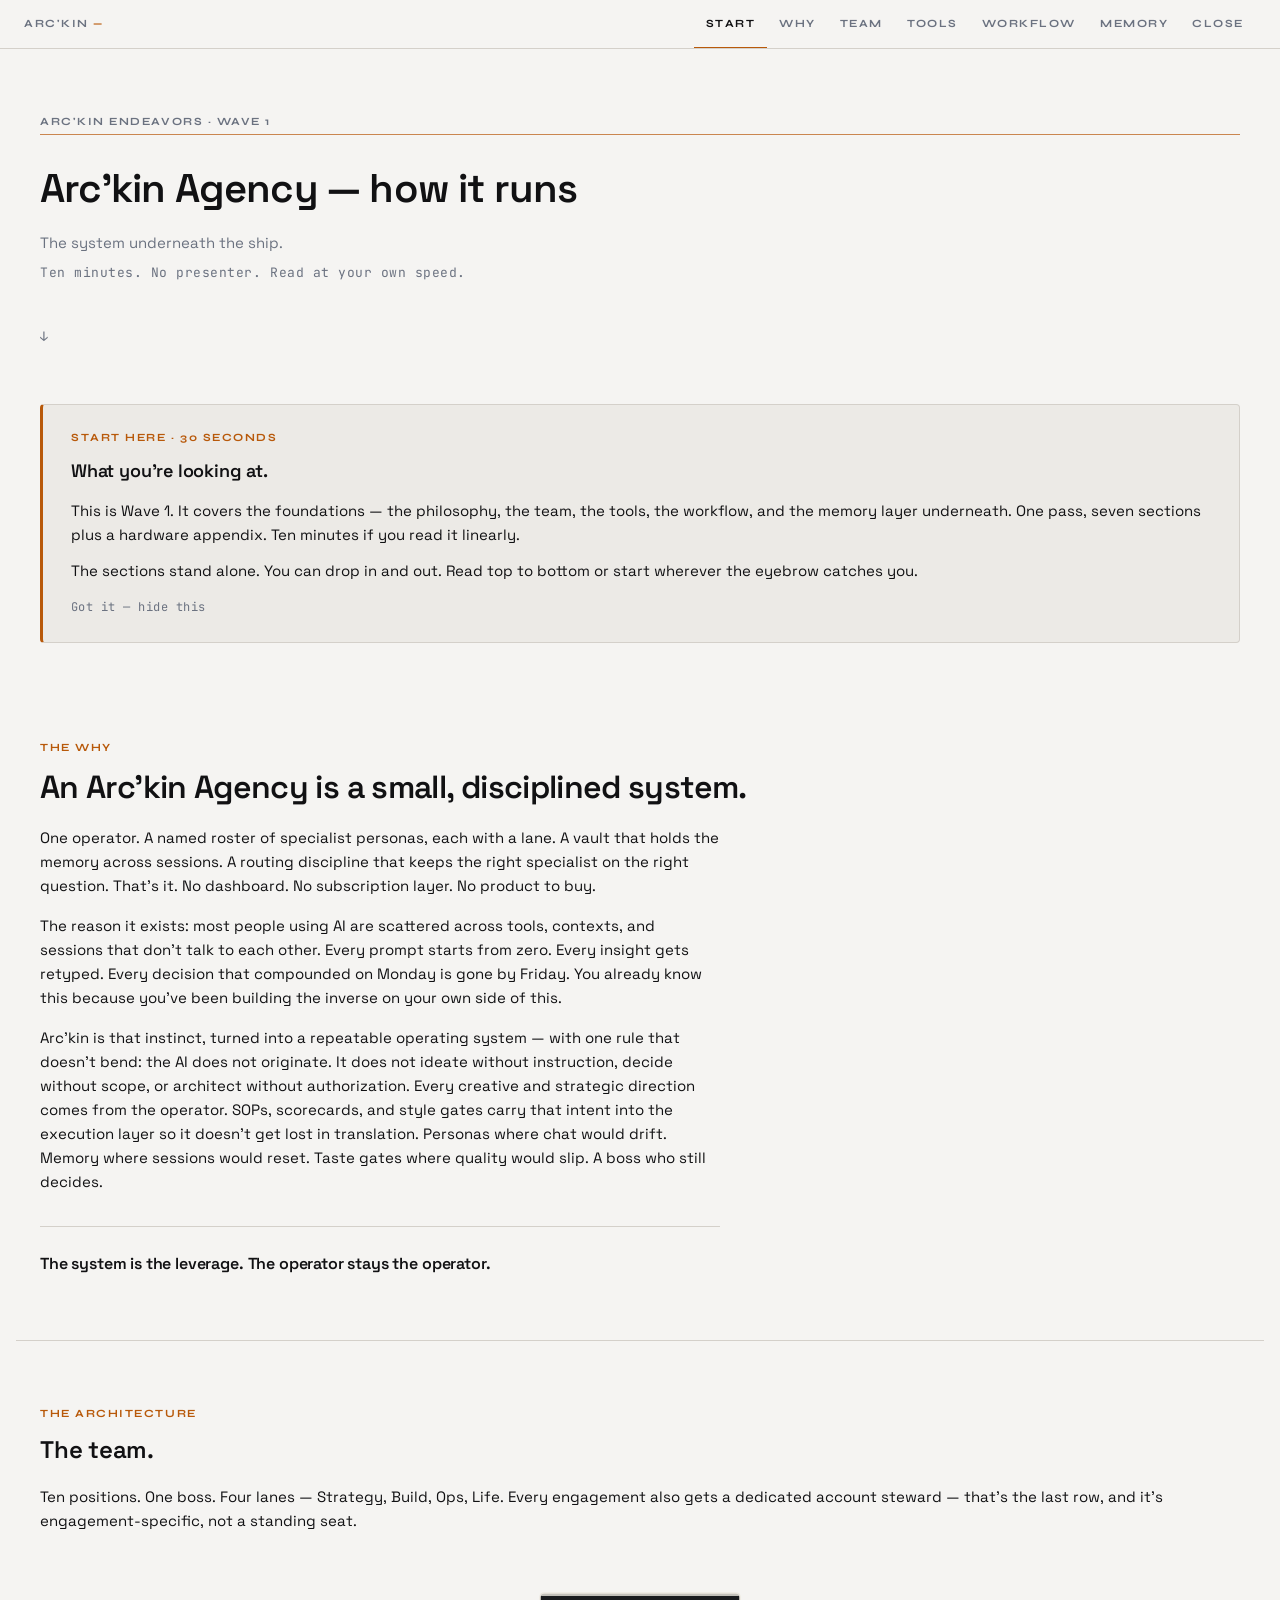
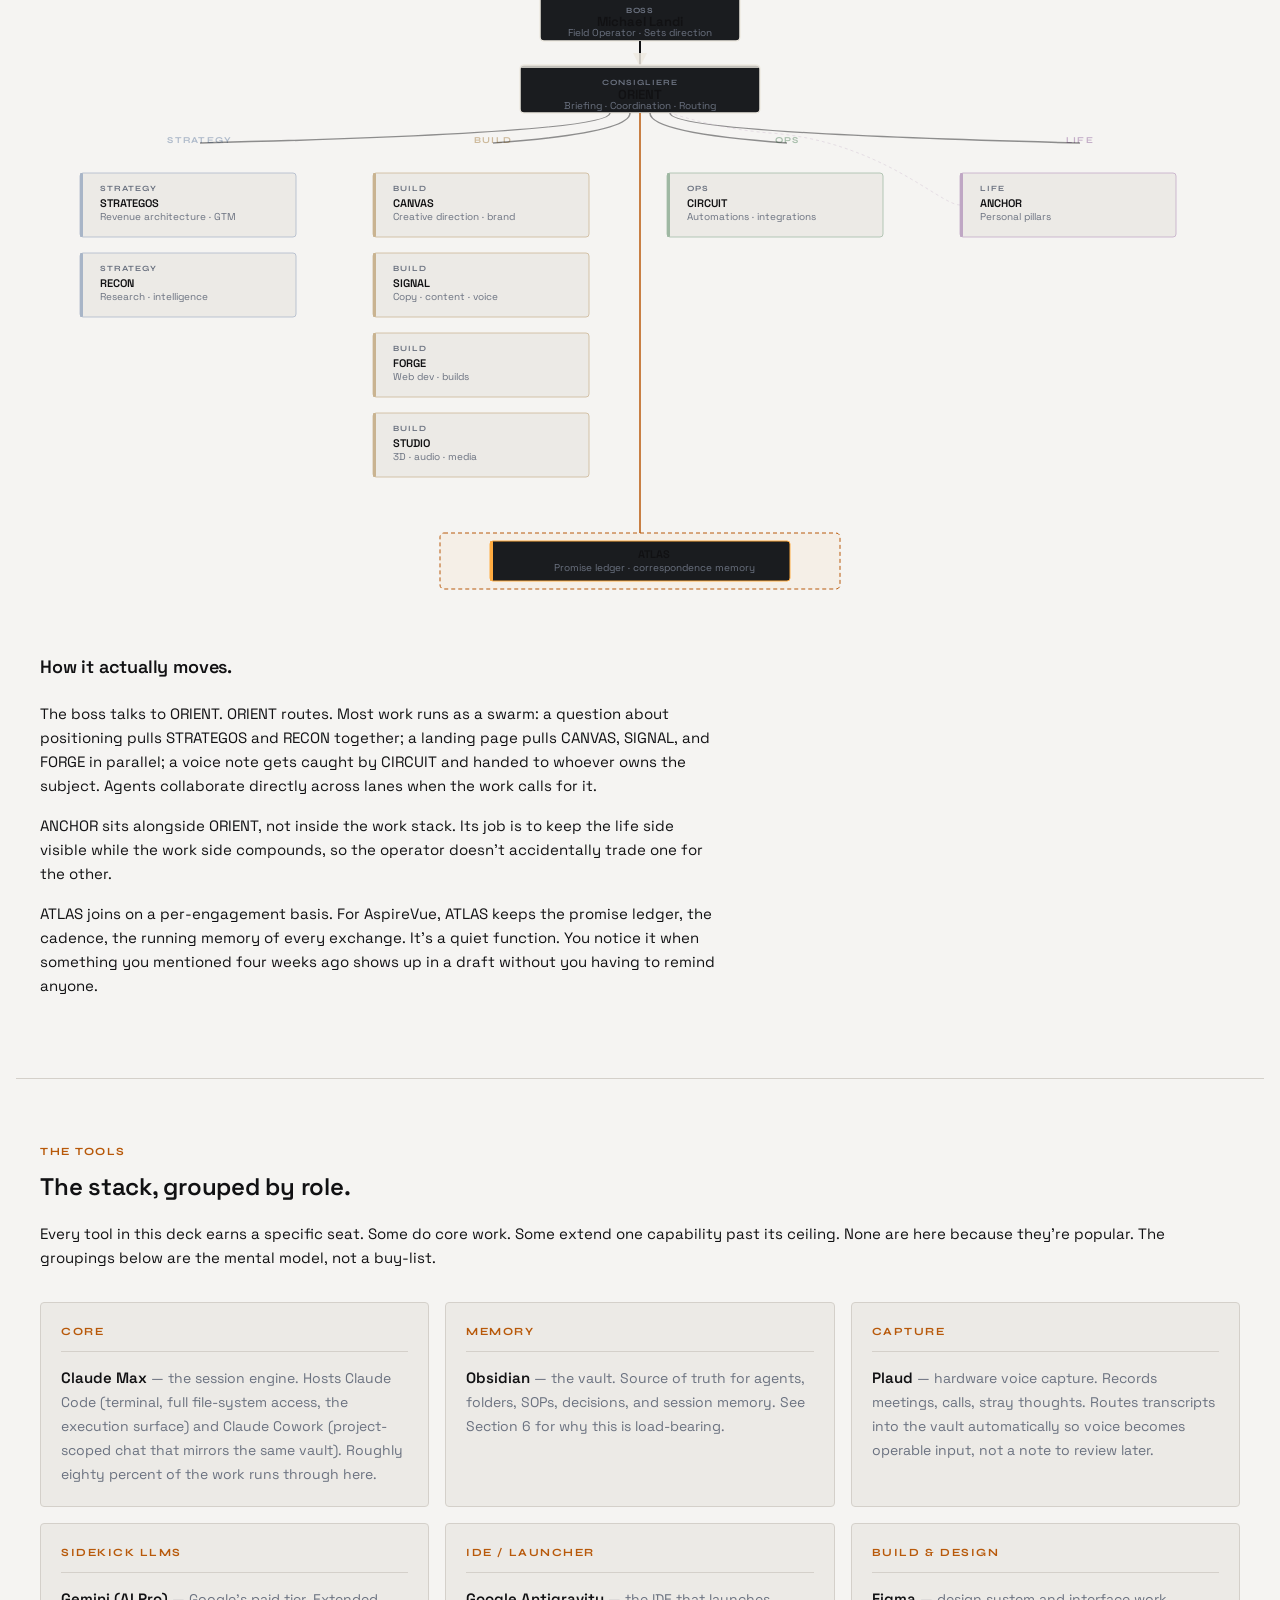
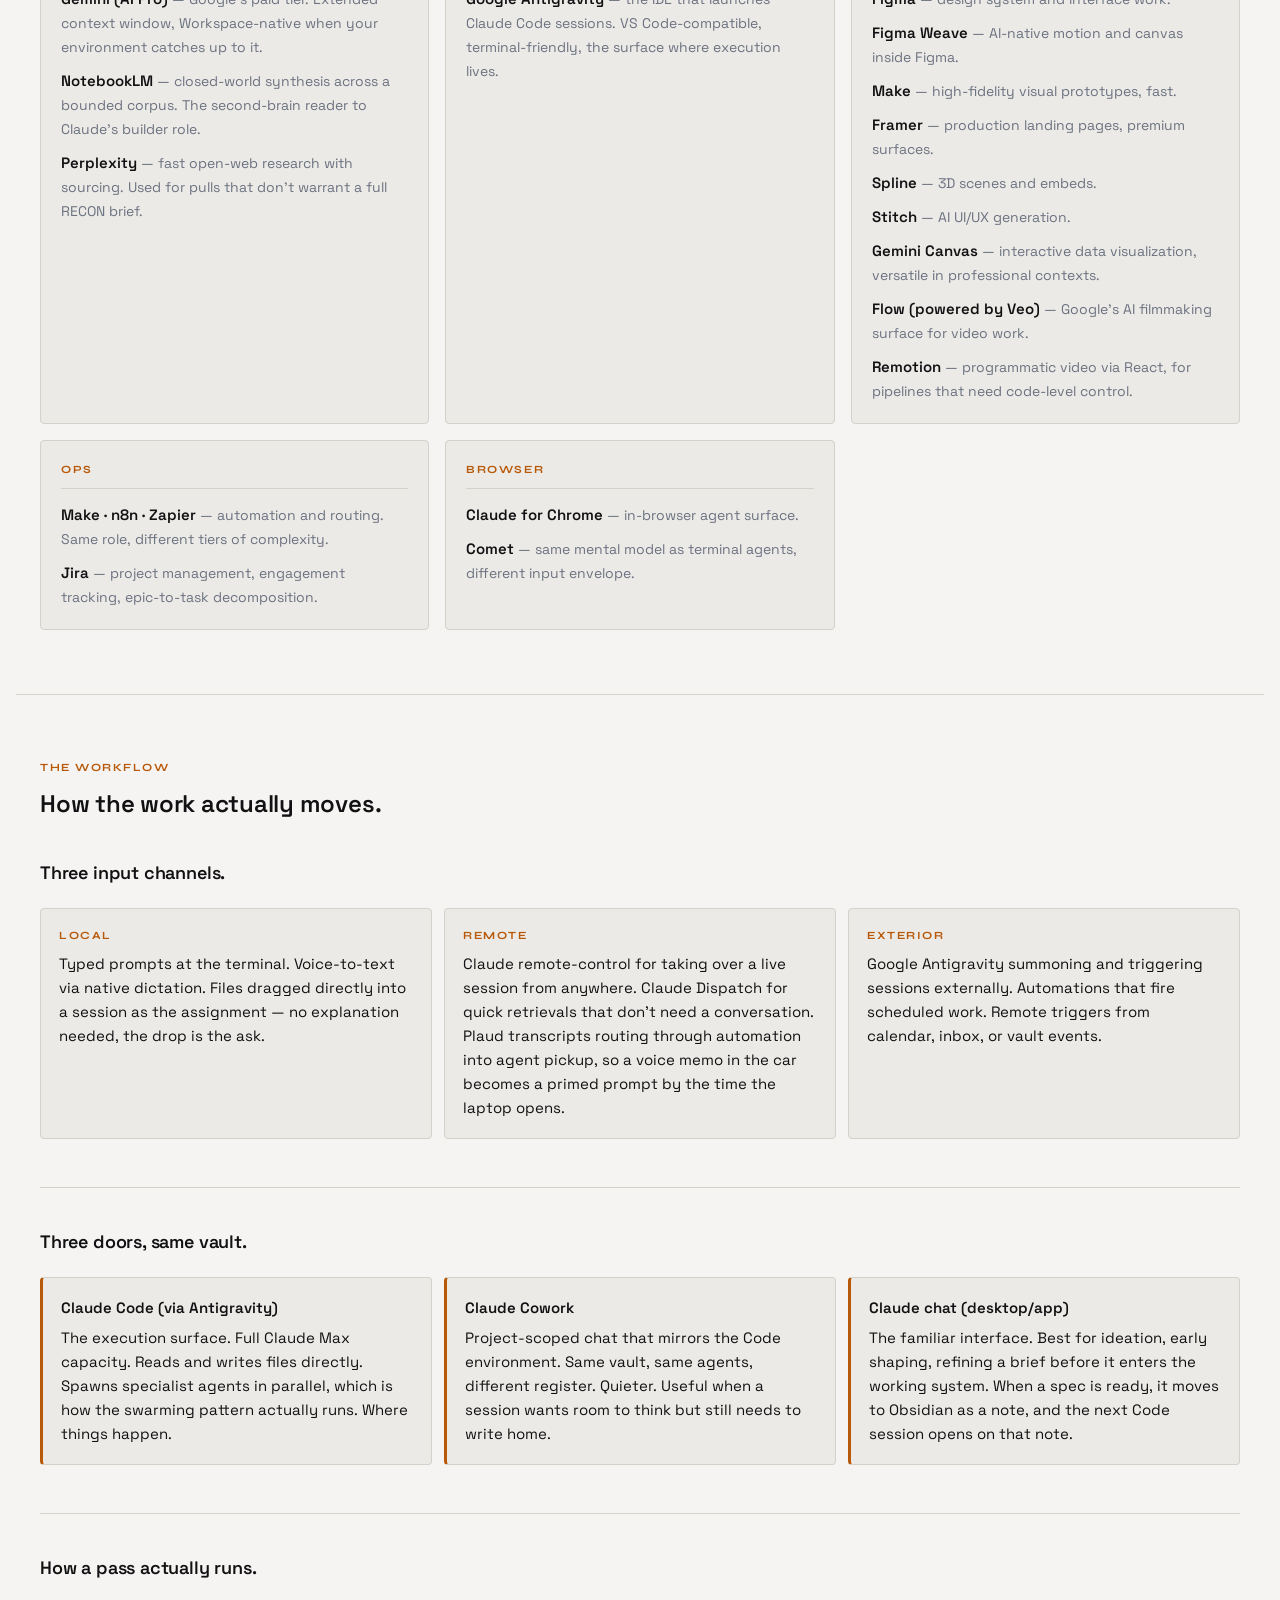
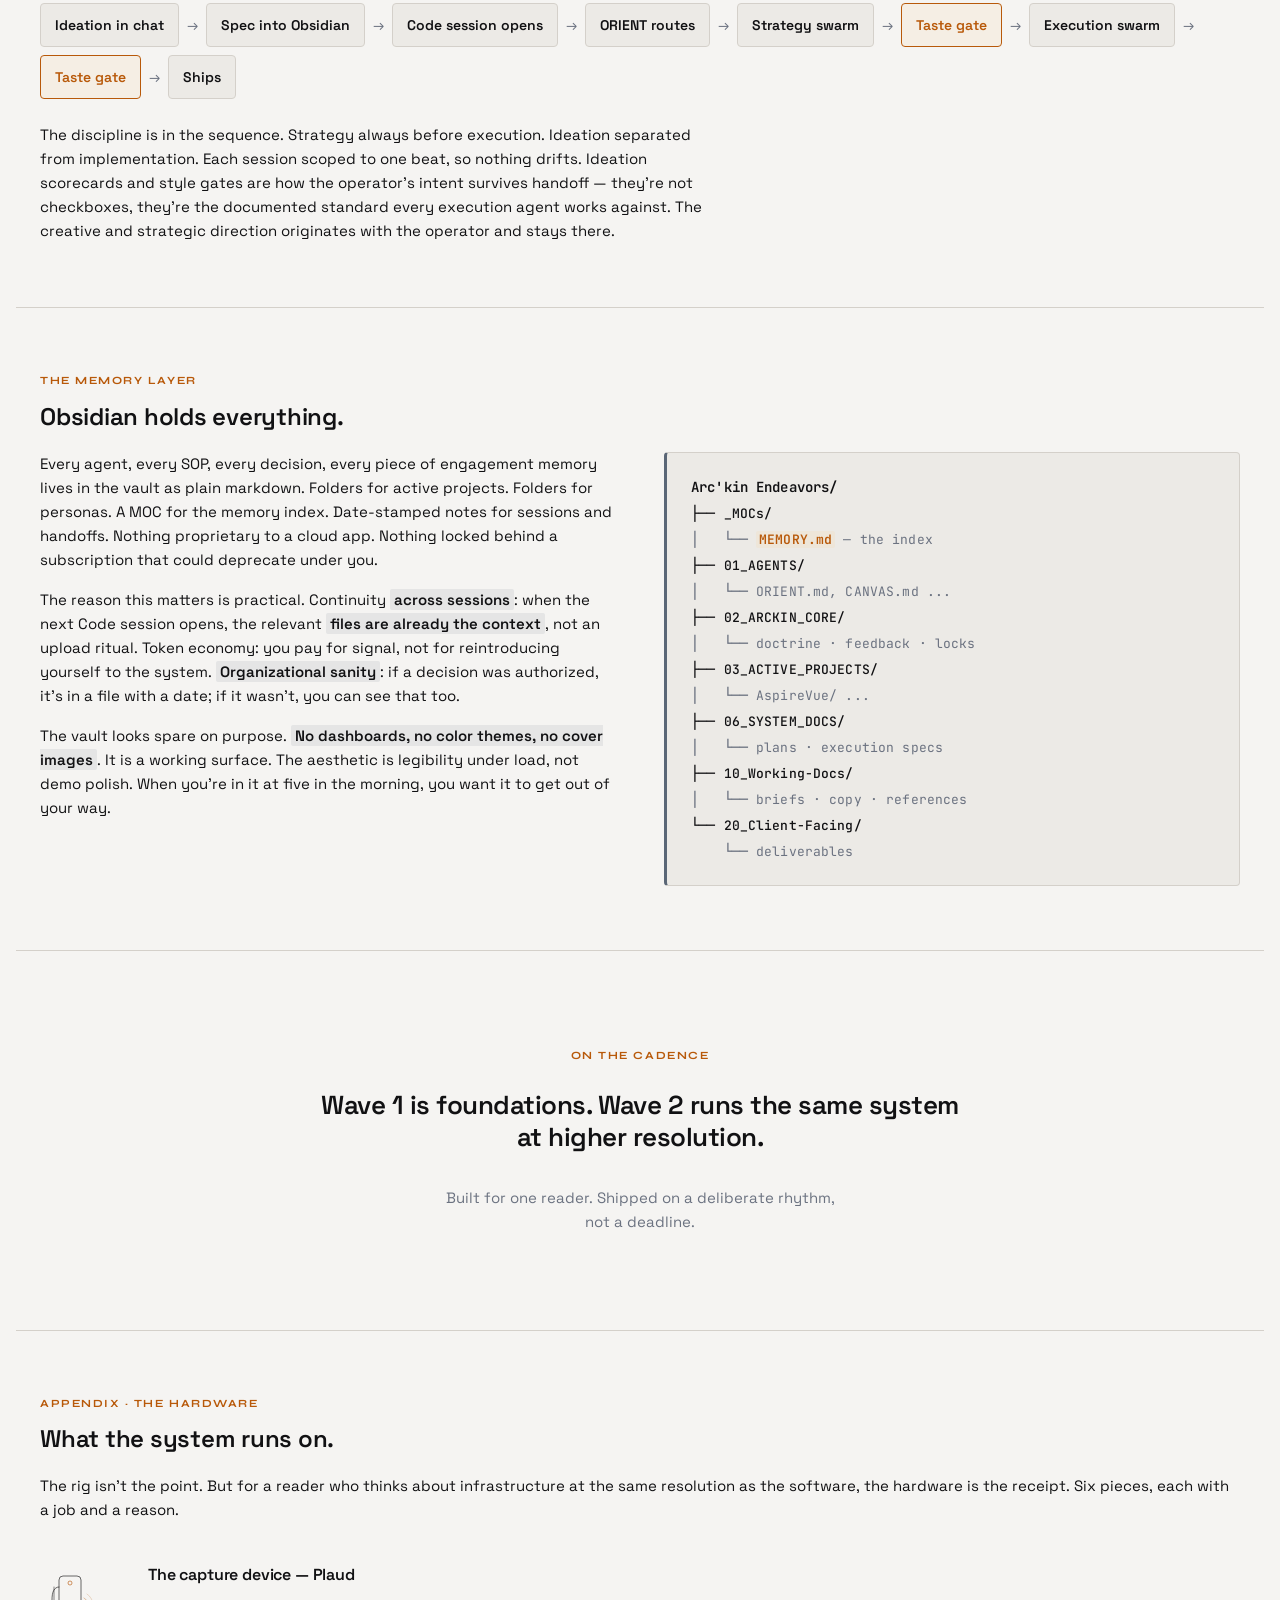
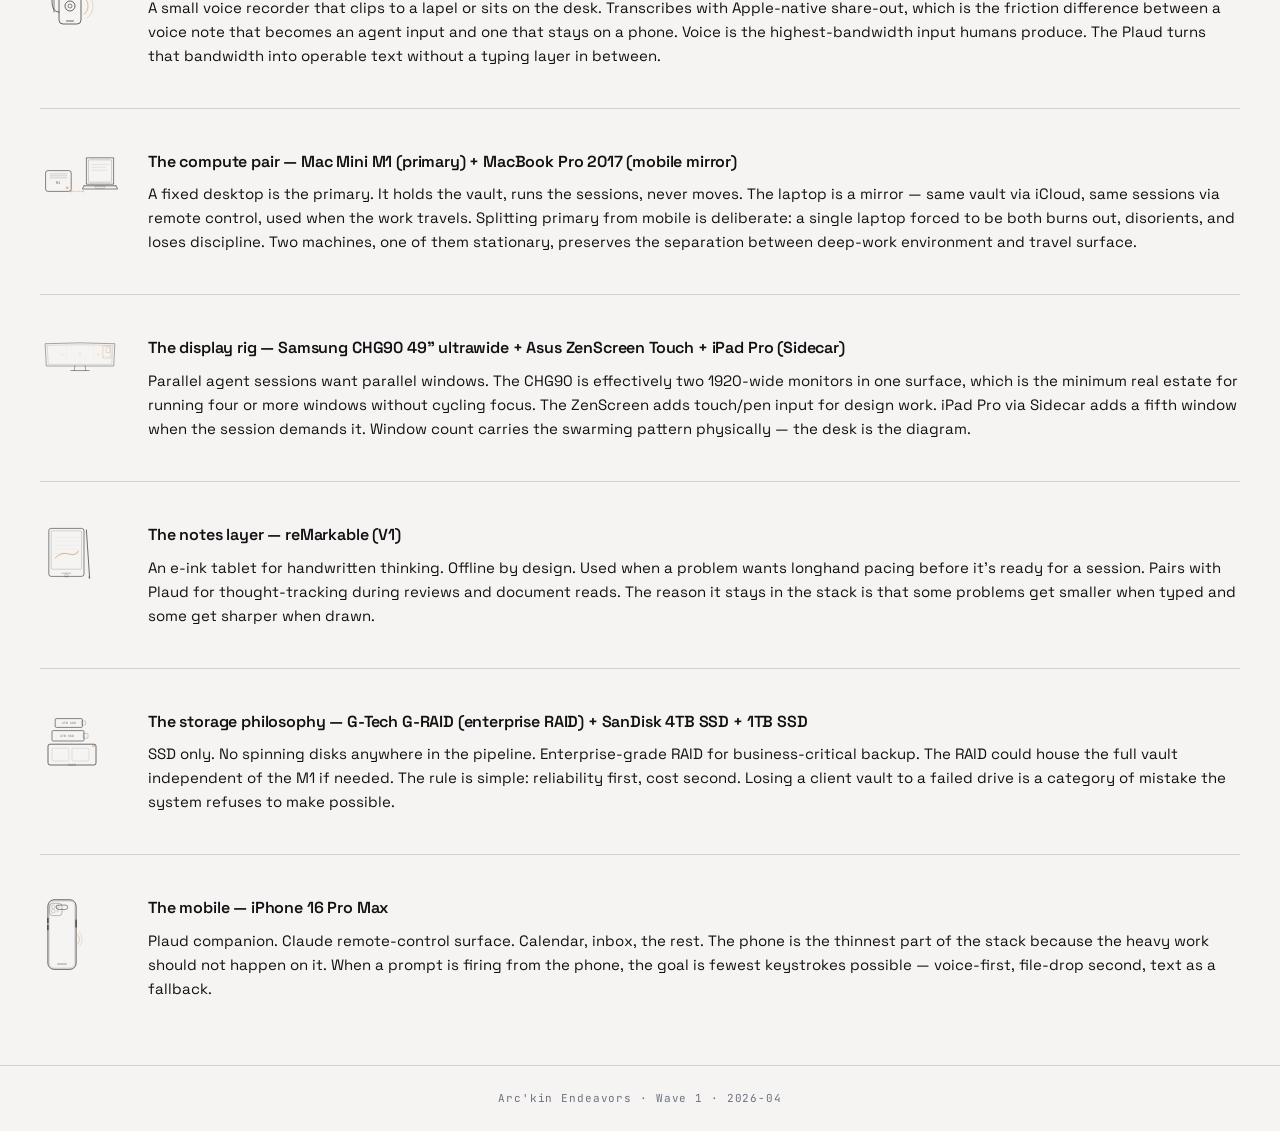
<file: index.html>
<!DOCTYPE html>
<html lang="en">
<head>
<meta charset="UTF-8">
<meta name="robots" content="noindex, nofollow, noarchive, nosnippet, noimageindex">
<meta name="viewport" content="width=device-width, initial-scale=1.0">
<meta name="robots" content="noindex">
<title>Arc'kin Agency — how it runs</title>
<link rel="preconnect" href="https://fonts.googleapis.com">
<link rel="preconnect" href="https://fonts.gstatic.com" crossorigin>
<link href="https://fonts.googleapis.com/css2?family=Syne:wght@700&family=Space+Grotesk:wght@400;600&family=JetBrains+Mono:wght@500&display=swap" rel="stylesheet">
<style>
/* === DESIGN TOKENS === */
:root {
  --bg:     #111113;
  --fg:     #EDE9E1;
  --accent: #FFAB40;
  --subtle: #6B7280;
  --rule:   #1F2937;
  --hover:  #1A1C1F;
  --focus:  #FFAB40;
  --font-sans: 'Space Grotesk', 'Helvetica Neue', Arial, sans-serif;
  --font-display: 'Syne', 'Space Grotesk', sans-serif;
  --font-mono: 'JetBrains Mono', 'Menlo', 'Monaco', monospace;
  --max-w: 1200px;
  --page-pad: 24px;

  /* Lane color system */
  --lane-strategy:   #A8B5C7;
  --lane-build:      #C9B391;
  --lane-ops:        #9FB8A3;
  --lane-life:       #BFA7C4;
  --lane-command:    #EDE9E1;
  --lane-engagement: #FFAB40;
}
@media (prefers-color-scheme: light) {
  :root {
    --bg:     #F5F4F2;
    --fg:     #111113;
    --accent: #B8590A;
    --subtle: #6B7280;
    --rule:   #D4D0CA;
    --hover:  #ECEAE6;
    --focus:  #B8590A;

    --lane-strategy:   #5A6676;
    --lane-build:      #8A6F3E;
    --lane-ops:        #4D6B52;
    --lane-life:       #6B5072;
    --lane-command:    #111113;
    --lane-engagement: #B8590A;
  }
}

/* === RESET + BASE === */
*, *::before, *::after { box-sizing: border-box; margin: 0; padding: 0; }
html { font-size: 16px; scroll-behavior: smooth; scroll-padding-top: 60px; -webkit-text-size-adjust: 100%; }
body {
  background: var(--bg);
  color: var(--fg);
  font-family: var(--font-sans);
  font-size: 0.9375rem;
  line-height: 1.6;
  font-weight: 400;
  min-height: 100vh;
  overflow-x: hidden;
}
:focus-visible { outline: 2px solid var(--focus); outline-offset: 2px; border-radius: 3px; }
:focus:not(:focus-visible) { outline: none; }

/* === ANIMATIONS === */
@keyframes arrive {
  from { opacity: 0; transform: translateY(20px); }
  to   { opacity: 1; transform: translateY(0); }
}
@keyframes pulse-scroll {
  0%, 100% { opacity: 1; }
  50%       { opacity: 0.3; }
}
@keyframes reveal-in {
  from { transform: translateY(100%); }
  to   { transform: translateY(0); }
}
@keyframes swarm-pulse {
  0%   { stroke-dashoffset: 0; opacity: 0.18; }
  50%  { opacity: 0.45; }
  100% { stroke-dashoffset: -40; opacity: 0.18; }
}
@keyframes input-pulse {
  0%   { stroke-dashoffset: 0; opacity: 0; }
  20%  { opacity: 0.6; }
  80%  { opacity: 0.6; }
  100% { stroke-dashoffset: -60; opacity: 0; }
}
@keyframes gate-glow {
  0%, 100% { filter: drop-shadow(0 0 4px rgba(255,171,64,0.3)); }
  50%       { filter: drop-shadow(0 0 10px rgba(255,171,64,0.65)); }
}

.arrive { opacity: 0; transform: translateY(20px); }
.arrive.is-visible { animation: arrive 480ms cubic-bezier(0.22, 1, 0.36, 1) both; }
.arrive.delay-1.is-visible { animation-delay: 80ms; }
.arrive.delay-2.is-visible { animation-delay: 160ms; }
.arrive.delay-3.is-visible { animation-delay: 240ms; }
.arrive.delay-4.is-visible { animation-delay: 320ms; }
.arrive.delay-5.is-visible { animation-delay: 400ms; }

.reveal-wrapper { overflow: hidden; display: block; }
.reveal-inner { display: block; transform: translateY(100%); opacity: 0; }
.reveal-inner.is-visible { animation: reveal-in 600ms cubic-bezier(0.16, 1, 0.3, 1) both; opacity: 1; }
.reveal-inner.reveal-sub.is-visible { animation-duration: 400ms; animation-delay: 200ms; }

/* === REDUCED MOTION === */
@media (prefers-reduced-motion: reduce) {
  *, *::before, *::after { animation-duration: 0.01ms !important; animation-iteration-count: 1 !important; transition-duration: 0.01ms !important; scroll-behavior: auto !important; }
  .arrive { opacity: 1; transform: none; }
  .arrive.is-visible { animation: none; }
  .reveal-wrapper { clip-path: none; }
  .reveal-inner { transform: none; opacity: 1; animation: none !important; }
  .swarm-edge { animation: none !important; stroke-dashoffset: 0 !important; opacity: 0.55 !important; }
  .input-edge { animation: none !important; opacity: 0.5 !important; }
  .taste-gate-group { animation: none !important; }
  .node-lift { transition: filter 160ms ease-out; }
  .node-lift:hover, .node-lift-active { transform: none; filter: drop-shadow(0px 4px 2px rgba(237,233,225,0.20)); }
  .role-verb-tooltip { display: none; }
  .map-cursor-glow { display: none; }
  .roster-reveal-target, .map-reveal-target { opacity: 1 !important; transition: none !important; }
  .vault-tether { opacity: 0.35; }
}

/* === NAV === */
.nav {
  position: sticky; top: 0; z-index: 100;
  background: var(--bg); border-bottom: 1px solid var(--rule);
  display: flex; align-items: center; padding: 0 var(--page-pad);
  overflow-x: auto; -webkit-overflow-scrolling: touch;
}
.nav-brand {
  font-family: var(--font-display); font-weight: 700;
  font-size: 0.6875rem; letter-spacing: 0.14em; text-transform: uppercase;
  color: var(--subtle); padding: 14px 0; margin-right: auto; user-select: none; white-space: nowrap;
}
.nav-brand span { color: var(--accent); }
.nav-links { display: flex; gap: 0; }
.nav-link {
  font-family: var(--font-display); font-weight: 700;
  font-size: 0.6875rem; letter-spacing: 0.14em; text-transform: uppercase;
  color: var(--subtle); text-decoration: none;
  border-bottom: 2px solid transparent;
  padding: 14px 12px; white-space: nowrap;
  transition: color 180ms ease-out, border-color 180ms ease-out;
  position: relative; bottom: -1px;
}
.nav-link:hover { color: var(--fg); }
.nav-link.active { color: var(--fg); border-bottom-color: var(--accent); }

/* === HERO === */
.hero {
  padding: 64px var(--page-pad) 56px;
  max-width: calc(var(--max-w) + var(--page-pad) * 2);
  margin: 0 auto;
}
.hero-eyebrow {
  font-family: var(--font-display); font-weight: 700;
  font-size: 0.6875rem; letter-spacing: 0.14em; text-transform: uppercase;
  color: var(--subtle); margin-bottom: 4px;
}
.hero-rule { width: 100%; height: 1px; background: var(--accent); margin-bottom: 32px; opacity: 0.7; }
.hero h1 {
  font-family: var(--font-sans); font-size: 2.5rem; font-weight: 600;
  letter-spacing: -0.02em; line-height: 1.1; color: var(--fg); margin-bottom: 20px;
}
.hero-sub { font-size: 0.9375rem; font-weight: 400; color: var(--subtle); margin-bottom: 8px; }
.hero-tertiary { font-family: var(--font-mono); font-size: 0.8125rem; color: var(--subtle); letter-spacing: 0.04em; margin-bottom: 40px; }
@media (max-width: 320px) { .hero-tertiary { margin-bottom: 12px; } }
.scroll-cue {
  font-family: var(--font-mono); font-size: 0.8125rem; letter-spacing: 0.04em;
  color: var(--subtle); animation: pulse-scroll 2s ease-in-out infinite; display: inline-block;
}
@media (max-width: 639px) {
  .hero h1 { font-size: 1.875rem; }
  .hero { padding: 48px var(--page-pad) 40px; }
}

/* === SECTION 0 — HOW TO READ THIS === */
.section-0-wrapper {
  max-width: calc(var(--max-w) + var(--page-pad) * 2);
  margin: 0 auto;
  padding: 0 var(--page-pad) 32px;
}
.section-0-card {
  background: var(--hover);
  border: 1px solid var(--rule);
  border-left: 3px solid var(--accent);
  border-radius: 4px;
  padding: 24px 28px;
  position: relative;
}
.section-0-card.dismissed { display: none; }
.s0-eyebrow {
  font-family: var(--font-display); font-weight: 700;
  font-size: 0.6875rem; letter-spacing: 0.14em; text-transform: uppercase;
  color: var(--accent); margin-bottom: 10px; display: block;
}
.s0-heading {
  font-family: var(--font-sans); font-size: 1.125rem; font-weight: 600;
  color: var(--fg); margin-bottom: 14px; letter-spacing: -0.01em;
}
.s0-body p { font-size: 0.9375rem; color: var(--fg); line-height: 1.6; margin-bottom: 12px; }
.s0-body p:last-child { margin-bottom: 0; }
.s0-dismiss {
  display: inline-block; margin-top: 16px;
  font-family: var(--font-mono); font-size: 0.75rem; letter-spacing: 0.04em;
  color: var(--subtle); background: none; border: none; cursor: pointer;
  transition: color 180ms ease-out; padding: 0;
}
.s0-dismiss:hover { color: var(--fg); }

/* === SECTION BASE === */
.section {
  padding: 64px var(--page-pad);
  max-width: calc(var(--max-w) + var(--page-pad) * 2);
  margin: 0 auto;
}
.section + .section, .section-full + .section, .section + .section-full { border-top: 1px solid var(--rule); }
.eyebrow {
  font-family: var(--font-display); font-weight: 700;
  font-size: 0.6875rem; letter-spacing: 0.14em; text-transform: uppercase;
  color: var(--accent); margin-bottom: 12px; display: block;
}
.section-heading {
  font-family: var(--font-sans); font-size: 1.5rem; font-weight: 600;
  letter-spacing: -0.01em; line-height: 1.25; color: var(--fg); margin-bottom: 20px;
}
.section-heading.large { font-size: 2rem; letter-spacing: -0.02em; line-height: 1.15; }
@media (max-width: 639px) {
  .section-heading.large { font-size: 1.5rem; }
  .section { padding: 48px var(--page-pad); }
}
p { margin-bottom: 16px; color: var(--fg); }
p:last-child { margin-bottom: 0; }
.prose-block p { max-width: 680px; }
.prose-block .last-line {
  margin-top: 32px; padding-top: 24px;
  border-top: 1px solid var(--rule);
  font-weight: 600; font-size: 1rem; letter-spacing: -0.01em;
}

/* === §2 ROSTER === */
.roster-wrap { margin-top: 40px; }
.roster-svg-container { width: 100%; overflow-x: auto; }

/* Lane color accents on roster nodes */
.lane-strategy-accent { stroke: var(--lane-strategy); fill: none; }
.lane-build-accent    { stroke: var(--lane-build);    fill: none; }
.lane-ops-accent      { stroke: var(--lane-ops);      fill: none; }
.lane-life-accent     { stroke: var(--lane-life);      fill: none; }
.lane-command-fill    { fill: var(--hover); stroke: var(--lane-command); }
.lane-command-text    { fill: var(--lane-command); }
.lane-strategy-bg     { fill: rgba(168,181,199,0.08); stroke: var(--lane-strategy); stroke-width: 1; }
.lane-build-bg        { fill: rgba(201,179,145,0.08); stroke: var(--lane-build);    stroke-width: 1; }
.lane-ops-bg          { fill: rgba(159,184,163,0.08); stroke: var(--lane-ops);      stroke-width: 1; }
.lane-life-bg         { fill: rgba(191,167,196,0.08); stroke: var(--lane-life);     stroke-width: 1; }
.atlas-bg             { fill: rgba(255,171,64,0.06);  stroke: var(--lane-engagement); stroke-width: 1; stroke-dasharray: 4 3; }
.node-bg              { fill: var(--hover); }
.node-text-primary    { fill: var(--fg); font-family: 'Space Grotesk', sans-serif; font-weight: 600; }
.node-text-secondary  { fill: var(--subtle); font-family: 'Space Grotesk', sans-serif; font-weight: 400; font-size: 10px; }
.node-eyebrow         { fill: var(--subtle); font-family: 'Syne', sans-serif; font-weight: 700; font-size: 8px; letter-spacing: 0.12em; text-transform: uppercase; }
.edge-command         { stroke: var(--lane-command); stroke-width: 1.5; fill: none; opacity: 0.6; }
.edge-route           { stroke: var(--rule); stroke-width: 1; fill: none; stroke-dasharray: 3 3; opacity: 0.6; }
.swarm-hint           { stroke: var(--lane-build); stroke-width: 1; fill: none; stroke-dasharray: 2 4; opacity: 0.4; }
.lane-header-text     { font-family: 'Syne', sans-serif; font-weight: 700; font-size: 9px; letter-spacing: 0.14em; text-transform: uppercase; }

/* Edit A — §2 Lane interaction (CANVAS rev1) */
.roster-svg [data-lane] { transition: opacity 220ms ease-out; }
.roster-svg.lane-active-strategy [data-lane]:not([data-lane="strategy"]) { opacity: 0.28; }
.roster-svg.lane-active-build    [data-lane]:not([data-lane="build"])    { opacity: 0.28; }
.roster-svg.lane-active-ops      [data-lane]:not([data-lane="ops"])      { opacity: 0.28; }
.roster-svg.lane-active-life     [data-lane]:not([data-lane="life"])     { opacity: 0.28; }
.roster-svg.lane-active-strategy [data-lane="strategy"] .node-bg { stroke-opacity: 1; }
.roster-svg.lane-active-build    [data-lane="build"]    .node-bg { stroke-opacity: 1; }
.roster-svg.lane-active-ops      [data-lane="ops"]      .node-bg { stroke-opacity: 1; }
.roster-svg.lane-active-life     [data-lane="life"]     .node-bg { stroke-opacity: 1; }

/* §2 prose below roster */
.roster-prose { margin-top: 40px; max-width: 680px; }
.roster-prose p { margin-bottom: 16px; }

/* === §3 TOOLS === */
.tools-grid {
  display: grid;
  grid-template-columns: repeat(3, 1fr);
  gap: 16px;
  margin-top: 32px;
}
@media (max-width: 899px) { .tools-grid { grid-template-columns: repeat(2, 1fr); } }
@media (max-width: 599px) { .tools-grid { grid-template-columns: 1fr; } }
.tool-group {
  background: var(--hover);
  border-radius: 4px;
  border: 1px solid var(--rule);
  padding: 20px;
}
.tool-group-header {
  font-family: var(--font-display); font-weight: 700;
  font-size: 0.6875rem; letter-spacing: 0.14em; text-transform: uppercase;
  color: var(--accent); margin-bottom: 14px; padding-bottom: 10px;
  border-bottom: 1px solid var(--rule); display: block;
}
.tool-line { margin-bottom: 10px; }
.tool-line:last-child { margin-bottom: 0; }
.tool-name-bold { font-weight: 600; color: var(--fg); }
.tool-desc { font-size: 0.875rem; color: var(--subtle); }

/* === §4 WORKFLOW === */
.workflow-subblock { margin-top: 40px; }
.workflow-subblock + .workflow-subblock { margin-top: 48px; padding-top: 40px; border-top: 1px solid var(--rule); }
.subblock-heading {
  font-family: var(--font-sans); font-size: 1.125rem; font-weight: 600;
  color: var(--fg); margin-bottom: 20px; letter-spacing: -0.01em;
}
.input-cards {
  display: grid; grid-template-columns: repeat(3, 1fr); gap: 12px; margin-top: 20px;
}
@media (max-width: 767px) { .input-cards { grid-template-columns: 1fr; } }
.input-card {
  background: var(--hover); border: 1px solid var(--rule); border-radius: 4px; padding: 18px;
}
.input-card-label {
  font-family: var(--font-display); font-weight: 700; font-size: 0.6875rem;
  letter-spacing: 0.14em; text-transform: uppercase; color: var(--accent);
  margin-bottom: 8px; display: block;
}
.surfaces-grid {
  display: grid; grid-template-columns: repeat(3, 1fr); gap: 12px; margin-top: 20px;
}
@media (max-width: 767px) { .surfaces-grid { grid-template-columns: 1fr; } }
.surface-card {
  background: var(--hover); border: 1px solid var(--rule);
  border-left: 3px solid var(--accent); border-radius: 4px; padding: 18px;
}
.surface-name {
  font-weight: 600; color: var(--fg); margin-bottom: 6px; font-size: 0.9375rem;
}
.timeline { margin-top: 24px; position: relative; padding-left: 0; }
.end-to-end-flow {
  display: flex; flex-wrap: wrap; gap: 8px; align-items: center; margin-top: 20px;
}
.flow-beat {
  background: var(--hover); border: 1px solid var(--rule); border-radius: 4px;
  padding: 10px 14px; font-size: 0.875rem; font-weight: 600; color: var(--fg);
  white-space: nowrap;
}
.flow-arrow { color: var(--subtle); font-size: 0.875rem; flex-shrink: 0; }
.flow-gate {
  background: rgba(255,171,64,0.08); border: 1px solid var(--accent);
  border-radius: 4px; padding: 10px 14px; font-size: 0.875rem;
  font-weight: 600; color: var(--accent); white-space: nowrap;
}
.end-to-end-prose { margin-top: 24px; max-width: 680px; }

/* === §5 ECOSYSTEM MAP — FULL VIEWPORT === */
.section-full {
  padding: 64px var(--page-pad) 0;
  max-width: calc(var(--max-w) + var(--page-pad) * 2);
  margin: 0 auto;
}
.section-full.border-top { border-top: 1px solid var(--rule); }
.map-intro { max-width: 680px; margin-bottom: 40px; }
.map-intro p { margin-bottom: 12px; }
.map-container {
  width: 100%;
  overflow-x: auto;
  -webkit-overflow-scrolling: touch;
  padding-bottom: 40px;
}
.map-svg {
  display: block;
  min-width: 900px;
}
.map-caption {
  margin-top: 20px; padding-bottom: 48px;
  font-family: var(--font-mono); font-size: 0.75rem;
  letter-spacing: 0.03em; color: var(--subtle);
  max-width: 780px;
}
/* Map SVG element styles */
.map-node-agent   { fill: var(--hover); stroke-width: 1; rx: 5; }
.map-node-folder  { fill: var(--hover); stroke-width: 1; stroke-dasharray: 4 2; }
.map-node-tool    { fill: var(--hover); stroke-width: 1; rx: 10; }
.map-node-gate    { fill: rgba(255,171,64,0.08); stroke: var(--accent); stroke-width: 1.5; }
.map-node-beat    { fill: var(--hover); stroke: var(--subtle); stroke-width: 1; }
.map-text-name    { font-family: 'Space Grotesk', sans-serif; font-weight: 600; font-size: 11px; }
.map-text-role    { font-family: 'Space Grotesk', sans-serif; font-weight: 400; font-size: 9px; }
.map-text-eyebrow { font-family: 'Syne', sans-serif; font-weight: 700; font-size: 7.5px; letter-spacing: 0.12em; text-transform: uppercase; }
.map-text-tool    { font-family: 'JetBrains Mono', monospace; font-weight: 500; font-size: 8px; }
.map-text-beat    { font-family: 'JetBrains Mono', monospace; font-weight: 500; font-size: 9px; }
.map-edge-command { stroke: var(--lane-command); stroke-width: 1.5; fill: none; opacity: 0.7; }
.map-edge-route   { stroke: var(--rule); stroke-width: 1; fill: none; stroke-dasharray: 3 3; opacity: 0.7; marker-end: url(#arrow-route); }
.map-edge-memory  { stroke: var(--subtle); stroke-width: 0.75; fill: none; stroke-dasharray: 2 4; opacity: 0.45; }
.map-edge-ship    { stroke: var(--lane-command); stroke-width: 1.5; fill: none; opacity: 0.6; marker-end: url(#arrow-ship); }
.swarm-edge {
  fill: none; stroke: var(--accent); stroke-width: 1.5;
  stroke-dasharray: 8 6; opacity: 0.2;
  animation: swarm-pulse 3.5s ease-in-out infinite;
}
.swarm-edge.d1 { animation-delay: 0s; }
.swarm-edge.d2 { animation-delay: 0.7s; }
.swarm-edge.d3 { animation-delay: 1.4s; }
.swarm-edge.d4 { animation-delay: 2.1s; }
.input-edge {
  fill: none; stroke: var(--accent); stroke-width: 1.5;
  stroke-dasharray: 10 8; opacity: 0;
}
.input-edge.fired { animation: input-pulse 1.8s ease-out infinite; }
.input-edge.i1.fired { animation-delay: 0.1s; }
.input-edge.i2.fired { animation-delay: 0.4s; }
.input-edge.i3.fired { animation-delay: 0.7s; }
.taste-gate-group { animation: gate-glow 3s ease-in-out infinite; }
.map-lane-bg-strategy { fill: rgba(168,181,199,0.05); }
.map-lane-bg-build    { fill: rgba(201,179,145,0.05); }
.map-lane-bg-ops      { fill: rgba(159,184,163,0.05); }
.map-lane-bg-life     { fill: rgba(191,167,196,0.05); }
.map-lane-label { font-family: 'Syne', sans-serif; font-weight: 700; font-size: 8px; letter-spacing: 0.16em; text-transform: uppercase; opacity: 0.5; }
.map-vault-bg { fill: rgba(255,171,64,0.03); stroke: var(--accent); stroke-width: 0.75; stroke-dasharray: 3 4; opacity: 0.5; }
.map-atlas-zone { fill: rgba(255,171,64,0.04); stroke: var(--accent); stroke-width: 0.75; stroke-dasharray: 4 3; }

/* Edit C — §6 prose-highlight (CANVAS rev1) */
.prose-highlight {
  background-color: rgba(168, 181, 199, 0.12);
  color: inherit;
  font-weight: 600;
  padding: 1px 4px;
  border-radius: 2px;
}
mark.prose-highlight {
  background-color: rgba(168, 181, 199, 0.12);
}
@media (prefers-color-scheme: light) {
  .prose-highlight {
    background-color: rgba(90, 102, 118, 0.10);
  }
  mark.prose-highlight {
    background-color: rgba(90, 102, 118, 0.10);
  }
}

/* === §6 OBSIDIAN === */
.obsidian-layout { display: grid; grid-template-columns: 1fr 1fr; gap: 48px; align-items: start; margin-top: 8px; }
@media (max-width: 767px) { .obsidian-layout { grid-template-columns: 1fr; gap: 32px; } }
.obsidian-prose p { margin-bottom: 16px; }
/* Edit D — §6 vault tree upgrade (CANVAS rev1) */
.vault-tree {
  background: var(--hover);
  border: 1px solid var(--rule);
  border-left: 3px solid var(--lane-strategy);
  border-radius: 4px;
  padding: 20px 24px;
  font-family: var(--font-mono);
  font-size: 0.8125rem;
  line-height: 2.0;
  letter-spacing: 0.01em;
  color: var(--subtle);
  overflow-x: auto;
  -webkit-overflow-scrolling: touch;
}
@media (max-width: 480px) {
  .vault-tree {
    font-size: 0.6875rem;
    padding: 14px 16px;
    line-height: 1.85;
  }
}
.vault-tree-pre {
  margin: 0;
  white-space: pre;
  font: inherit;
}
.vault-root {
  color: var(--fg);
  font-weight: 600;
  font-size: 0.875rem;
}
.vault-toplevel {
  color: var(--fg);
  font-weight: 500;
}
.vault-subtle {
  color: var(--subtle);
  font-weight: 400;
}
.vault-memory-line {
  color: var(--accent);
  font-weight: 600;
  background-color: rgba(255, 171, 64, 0.08);
  padding: 0 3px;
  border-radius: 2px;
}

/* === §7 CLOSER === */
.closer-section {
  padding: 96px var(--page-pad) 96px;
  max-width: calc(var(--max-w) + var(--page-pad) * 2);
  margin: 0 auto;
  text-align: center;
  border-top: 1px solid var(--rule);
}
.closer-eyebrow { margin-bottom: 24px; }
.closer-heading {
  font-family: var(--font-sans); font-size: 1.625rem; font-weight: 600;
  letter-spacing: -0.02em; line-height: 1.25; color: var(--fg);
  max-width: 640px; margin: 0 auto 32px;
}
@media (max-width: 639px) { .closer-heading { font-size: 1.25rem; } }
.closer-body {
  font-size: 0.9375rem; color: var(--subtle); max-width: 400px; margin: 0 auto;
}

/* === APPENDIX === */
.appendix-section {
  padding: 64px var(--page-pad) 64px;
  max-width: calc(var(--max-w) + var(--page-pad) * 2);
  margin: 0 auto;
  border-top: 1px solid var(--rule);
}
.hardware-blocks { display: flex; flex-direction: column; gap: 40px; margin-top: 40px; }
.hw-block {
  display: grid; grid-template-columns: 80px 1fr; gap: 28px; align-items: start;
  padding-bottom: 40px; border-bottom: 1px solid var(--rule);
}
.hw-block:last-child { border-bottom: none; padding-bottom: 0; }
@media (max-width: 639px) { .hw-block { grid-template-columns: 1fr; gap: 16px; } }
.hw-icon { flex-shrink: 0; }
.hw-title { font-weight: 600; font-size: 1rem; color: var(--fg); margin-bottom: 8px; letter-spacing: -0.01em; }
.hw-body { font-size: 0.9375rem; color: var(--fg); line-height: 1.6; }

/* === COLOPHON === */
.colophon {
  text-align: center; padding: 24px var(--page-pad);
  border-top: 1px solid var(--rule);
  font-family: var(--font-mono); font-size: 0.6875rem;
  letter-spacing: 0.08em; color: var(--subtle);
}

/* === UTILITY === */
.visually-hidden {
  position: absolute; width: 1px; height: 1px;
  overflow: hidden; clip: rect(0,0,0,0); white-space: nowrap;
}

/* === REV2 TOKENS === */
:root { --fg-dim: rgba(237,233,225,0.55); }
@media (prefers-color-scheme: light) { :root { --fg-dim: rgba(17,17,19,0.45); } }

/* === REV2 ROSTER CONTAINER === */
.roster-svg-container { position: relative; }

/* === REV2 LINE CLASSES === */
.command-line { stroke: var(--fg); stroke-width: 2; opacity: 0.85; fill: none; }
.routing-line { stroke: var(--fg-dim); stroke-width: 1.5; opacity: 0.7; fill: none; }
.atlas-tether { stroke: var(--lane-engagement); stroke-width: 1.5; stroke-dasharray: 3 4; opacity: 0.55; fill: none; }
.vault-tether { stroke: var(--subtle); stroke-width: 1; stroke-dasharray: 1 3; opacity: 0.35; fill: none; }

/* === REV2 SWARM REBUILD === */
.swarm-edge {
  fill: none; stroke: var(--accent); stroke-width: 1.75;
  stroke-dasharray: 8 6; opacity: 0.55;
  animation: swarm-pulse-r2 3.5s ease-in-out infinite;
}
.swarm-edge.d1 { animation-delay: 0s; }
.swarm-edge.d2 { animation-delay: 0.7s; }
.swarm-edge.d3 { animation-delay: 1.4s; }
.swarm-edge.d4 { animation-delay: 2.1s; }
@keyframes swarm-pulse-r2 {
  0%   { stroke-dashoffset: 0; opacity: 0.55; }
  50%  { opacity: 1.0; }
  100% { stroke-dashoffset: -40; opacity: 0.55; }
}
.swarm-hint { stroke: var(--lane-build); stroke-width: 1.25; fill: none; stroke-dasharray: 2 4; opacity: 0.55; }
.input-edge { fill: none; stroke: var(--accent); stroke-width: 2; stroke-dasharray: 10 8; opacity: 0; }
.input-edge.fired { animation: input-pulse 1.8s ease-out infinite; }
.input-edge.i1.fired { animation-delay: 0.1s; }
.input-edge.i2.fired { animation-delay: 0.4s; }
.input-edge.i3.fired { animation-delay: 0.7s; }

/* === LANE-HOVER DIM BG EXTENSION === */
.roster-svg.lane-active-strategy [data-lane="strategy"].lane-strategy-bg { fill-opacity: 0.10; }
.roster-svg.lane-active-build    [data-lane="build"].lane-build-bg       { fill-opacity: 0.10; }
.roster-svg.lane-active-ops      [data-lane="ops"].lane-ops-bg           { fill-opacity: 0.10; }
.roster-svg.lane-active-life     [data-lane="life"].lane-life-bg         { fill-opacity: 0.10; }

/* === NODE HOVER LIFT === */
.node-lift { transform-box: fill-box; transform-origin: 50% 50%; transition: transform 160ms ease-out, filter 160ms ease-out; cursor: pointer; }
.node-lift:hover { transform: translateY(-2px); filter: drop-shadow(0px 6px 2px rgba(237,233,225,0.25)); }
.node-lift-active { transform: translateY(-2px); filter: drop-shadow(0px 6px 2px rgba(237,233,225,0.25)); }

/* === ROLE-VERB TOOLTIP === */
.role-verb-tooltip {
  position: absolute; font-family: var(--font-mono); font-size: 0.6875rem;
  color: var(--accent); background: var(--hover); border: 1px solid var(--lane-engagement);
  border-radius: 3px; padding: 3px 7px; pointer-events: none;
  opacity: 0; transform: translateY(4px); transition: opacity 120ms ease-out, transform 120ms ease-out;
  white-space: nowrap; z-index: 200;
}
.role-verb-tooltip.visible { opacity: 1; transform: translateY(0); }

/* === CURSOR-FOLLOW GLOW (map only) === */
.map-cursor-glow {
  position: absolute; width: 120px; height: 120px; border-radius: 50%;
  background: radial-gradient(circle, rgba(255,171,64,0.08) 0%, rgba(255,171,64,0) 70%);
  pointer-events: none; transform: translate(-50%,-50%);
  transition: left 60ms linear, top 60ms linear; opacity: 0; z-index: 1;
}
.map-container:hover .map-cursor-glow { opacity: 1; }

/* === VAULT MEMORY PULSE === */
@keyframes vault-folder-pulse { 0%, 100% { opacity: 0.55; } 50% { opacity: 0.85; } }

/* === TASTE-GATE DESYNC === */
.taste-gate-group { animation: gate-glow 3s ease-in-out infinite; }
.taste-gate-group.gate-1 { animation-delay: 0s; }
.taste-gate-group.gate-2 { animation-delay: 1.6s; }

/* === REVEAL STATES === */
.roster-reveal-target, .map-reveal-target { opacity: 0; }
.roster-reveal-target.revealed, .map-reveal-target.revealed { opacity: 1; }

/* === MAP CONTAINER === */
.map-container { position: relative; overflow: hidden; }
</style>
</head>
<body>

<!-- NAV -->
<nav class="nav" role="navigation" aria-label="Main navigation">
  <div class="nav-brand" aria-hidden="true">Arc'kin <span>—</span></div>
  <div class="nav-links">
    <a class="nav-link active" href="#section-0">Start</a>
    <a class="nav-link" href="#section-1">Why</a>
    <a class="nav-link" href="#section-2">Team</a>
    <a class="nav-link" href="#section-3">Tools</a>
    <a class="nav-link" href="#section-4">Workflow</a>
    <a class="nav-link" href="#section-6">Memory</a>
    <a class="nav-link" href="#section-7">Close</a>
  </div>
</nav>

<!-- HERO -->
<header class="hero" role="banner">
  <div class="hero-eyebrow">ARC'KIN ENDEAVORS · WAVE 1</div>
  <div class="hero-rule" aria-hidden="true"></div>
  <h1>
    <span class="reveal-wrapper"><span class="reveal-inner" id="hero-h1">Arc'kin Agency — how it runs</span></span>
  </h1>
  <p class="hero-sub">
    <span class="reveal-wrapper"><span class="reveal-inner reveal-sub" id="hero-sub">The system underneath the ship.</span></span>
  </p>
  <p class="hero-tertiary">Ten minutes. No presenter. Read at your own speed.</p>
  <div class="scroll-cue" aria-hidden="true">&#8595;</div>
</header>

<!-- SECTION 0 — HOW TO READ THIS -->
<div class="section-0-wrapper" id="section-0">
  <div class="section-0-card arrive" data-observe id="s0-card">
    <span class="s0-eyebrow">START HERE · 30 SECONDS</span>
    <h2 class="s0-heading">What you're looking at.</h2>
    <div class="s0-body">
      <p>This is Wave 1. It covers the foundations — the philosophy, the team, the tools, the workflow, and the memory layer underneath. One pass, seven sections plus a hardware appendix. Ten minutes if you read it linearly.</p>
      <p>The sections stand alone. You can drop in and out. Read top to bottom or start wherever the eyebrow catches you.</p>
    </div>
    <button class="s0-dismiss" id="s0-dismiss-btn" aria-label="Dismiss this orientation card">Got it — hide this</button>
  </div>
</div>

<!-- SECTION 1 — THE WHY -->
<section class="section" id="section-1" aria-labelledby="s1-heading">
  <span class="eyebrow arrive" data-observe>THE WHY</span>
  <h2 class="section-heading large arrive" id="s1-heading" data-observe>An Arc'kin Agency is a small, disciplined system.</h2>
  <div class="prose-block arrive" data-observe>
    <p>One operator. A named roster of specialist personas, each with a lane. A vault that holds the memory across sessions. A routing discipline that keeps the right specialist on the right question. That's it. No dashboard. No subscription layer. No product to buy.</p>
    <p>The reason it exists: most people using AI are scattered across tools, contexts, and sessions that don't talk to each other. Every prompt starts from zero. Every insight gets retyped. Every decision that compounded on Monday is gone by Friday. You already know this because you've been building the inverse on your own side of this.</p>
    <p>Arc'kin is that instinct, turned into a repeatable operating system — with one rule that doesn't bend: the AI does not originate. It does not ideate without instruction, decide without scope, or architect without authorization. Every creative and strategic direction comes from the operator. SOPs, scorecards, and style gates carry that intent into the execution layer so it doesn't get lost in translation. Personas where chat would drift. Memory where sessions would reset. Taste gates where quality would slip. A boss who still decides.</p>
    <p class="last-line">The system is the leverage. The operator stays the operator.</p>
  </div>
</section>

<!-- SECTION 2 — THE ARCHITECTURE -->
<section class="section" id="section-2" aria-labelledby="s2-heading">
  <span class="eyebrow arrive" data-observe>THE ARCHITECTURE</span>
  <h2 class="section-heading arrive" id="s2-heading" data-observe>The team.</h2>
  <p class="arrive" data-observe>Ten positions. One boss. Four lanes — Strategy, Build, Ops, Life. Every engagement also gets a dedicated account steward — that's the last row, and it's engagement-specific, not a standing seat.</p>

  <div class="roster-wrap arrive" data-observe>
    <div class="roster-svg-container" role="img" aria-label="Agent roster hierarchy: Boss commands ORIENT, ORIENT routes to Strategy, Build, Ops, and Life lanes. ATLAS is the engagement steward for AspireVue.">
      <!-- §2 ROSTER SVG — rev2: 1200×640, 4×240px equal columns, reveal cascade, 8 flavor shots -->
<svg class="roster-svg" viewBox="0 0 1200 640" width="100%" xmlns="http://www.w3.org/2000/svg" style="max-width:1200px;display:block;">
<defs>
<marker id="arr-cmd" markerWidth="6" markerHeight="6" refX="5" refY="3" orient="auto">
<path d="M0,0 L6,3 L0,6 Z" fill="#EDE9E1" opacity="0.6"/>
</marker>
<marker id="arr-route" markerWidth="6" markerHeight="6" refX="5" refY="3" orient="auto">
<path d="M0,0 L6,3 L0,6 Z" fill="#6B7280" opacity="0.6"/>
</marker>
<marker id="arr-cmd-r2" markerWidth="7" markerHeight="7" refX="6" refY="3.5" orient="auto">
<path d="M0,0 L7,3.5 L0,7 Z" fill="#EDE9E1" opacity="0.85"/>
</marker>
</defs>

        
<rect x="28" y="152" width="264" height="368" rx="4" class="lane-strategy-bg roster-reveal-target" data-lane="strategy" data-lane-trigger="strategy"/>
<rect x="321" y="152" width="264" height="368" rx="4" class="lane-build-bg roster-reveal-target" data-lane="build" data-lane-trigger="build"/>
<rect x="615" y="152" width="264" height="368" rx="4" class="lane-ops-bg roster-reveal-target" data-lane="ops" data-lane-trigger="ops"/>
<rect x="908" y="152" width="264" height="368" rx="4" class="lane-life-bg roster-reveal-target" data-lane="life" data-lane-trigger="life"/>

        
<text x="160" y="170" text-anchor="middle" class="lane-header-text" fill="#A8B5C7" opacity="0.9" data-lane="strategy">STRATEGY</text>
<text x="453" y="170" text-anchor="middle" class="lane-header-text" fill="#C9B391" opacity="0.9" data-lane="build">BUILD</text>
<text x="747" y="170" text-anchor="middle" class="lane-header-text" fill="#9FB8A3" opacity="0.9" data-lane="ops">OPS</text>
<text x="1040" y="170" text-anchor="middle" class="lane-header-text" fill="#BFA7C4" opacity="0.9" data-lane="life">LIFE</text>

        
<g class="node-lift roster-reveal-target" id="r-boss">
<rect x="500" y="20" width="200" height="48" rx="4" fill="#1A1C1F" stroke="#EDE9E1" stroke-width="1.5"/>
<rect x="500" y="20" width="200" height="3" rx="2" fill="#EDE9E1" opacity="0.8"/>
<text x="600" y="40" text-anchor="middle" class="node-eyebrow" fill="#6B7280">BOSS</text>
<text x="600" y="53" text-anchor="middle" class="node-text-primary" font-size="13">Michael Landi</text>
<text x="600" y="63" text-anchor="middle" class="node-text-secondary" font-size="9" fill="#6B7280">Field Operator · Sets direction</text>
</g>

        
<line x1="600" y1="68" x2="600" y2="92" class="command-line roster-reveal-target" id="r-cmdline" marker-end="url(#arr-cmd-r2)"/>

        
<g class="node-lift roster-reveal-target" id="r-orient" data-role-verb="route">
<rect x="480" y="92" width="240" height="48" rx="4" fill="#1A1C1F" stroke="#EDE9E1" stroke-width="1.5"/>
<rect x="480" y="92" width="240" height="3" rx="2" fill="#EDE9E1" opacity="0.8"/>
<text x="600" y="112" text-anchor="middle" class="node-eyebrow" fill="#6B7280">CONSIGLIERE</text>
<text x="600" y="126" text-anchor="middle" class="node-text-primary" font-size="13">ORIENT</text>
<text x="600" y="136" text-anchor="middle" class="node-text-secondary" fill="#6B7280">Briefing · Coordination · Routing</text>
</g>

        
<path d="M570,140 Q570,160 160,170" class="routing-line roster-reveal-target" id="r-route-s"/>
<path d="M590,140 Q590,160 453,170" class="routing-line roster-reveal-target" id="r-route-b"/>
<path d="M610,140 Q610,160 747,170" class="routing-line roster-reveal-target" id="r-route-o"/>
<path d="M630,140 Q630,160 1040,170" class="routing-line roster-reveal-target" id="r-route-l"/>

        
<line x1="600" y1="140" x2="600" y2="560" class="atlas-tether roster-reveal-target" id="r-atlas-tether"/>

        
<g data-lane="strategy" data-role-verb="architect" class="node-lift roster-reveal-target" id="r-strategos">
<rect x="40" y="200" width="216" height="64" rx="3" class="node-bg" stroke="#A8B5C7" stroke-width="0.75"/>
<rect x="40" y="200" width="3" height="64" rx="1" fill="#A8B5C7"/>
<text x="60" y="218" class="node-eyebrow" fill="#A8B5C7">STRATEGY</text>
<text x="60" y="234" class="node-text-primary" font-size="11" fill="#EDE9E1">STRATEGOS</text>
<text x="60" y="247" class="node-text-secondary" fill="#6B7280">Revenue architecture · GTM</text>
</g>
<g data-lane="strategy" data-role-verb="surface" class="node-lift roster-reveal-target" id="r-recon">
<rect x="40" y="280" width="216" height="64" rx="3" class="node-bg" stroke="#A8B5C7" stroke-width="0.75"/>
<rect x="40" y="280" width="3" height="64" rx="1" fill="#A8B5C7"/>
<text x="60" y="298" class="node-eyebrow" fill="#A8B5C7">STRATEGY</text>
<text x="60" y="314" class="node-text-primary" font-size="11" fill="#EDE9E1">RECON</text>
<text x="60" y="327" class="node-text-secondary" fill="#6B7280">Research · intelligence</text>
</g>

        
<g data-lane="build" data-role-verb="direct" class="node-lift roster-reveal-target" id="r-canvas">
<rect x="333" y="200" width="216" height="64" rx="3" class="node-bg" stroke="#C9B391" stroke-width="0.75"/>
<rect x="333" y="200" width="3" height="64" rx="1" fill="#C9B391"/>
<text x="353" y="218" class="node-eyebrow" fill="#C9B391">BUILD</text>
<text x="353" y="234" class="node-text-primary" font-size="11" fill="#EDE9E1">CANVAS</text>
<text x="353" y="247" class="node-text-secondary" fill="#6B7280">Creative direction · brand</text>
</g>
<g data-lane="build" data-role-verb="articulate" class="node-lift roster-reveal-target" id="r-signal">
<rect x="333" y="280" width="216" height="64" rx="3" class="node-bg" stroke="#C9B391" stroke-width="0.75"/>
<rect x="333" y="280" width="3" height="64" rx="1" fill="#C9B391"/>
<text x="353" y="298" class="node-eyebrow" fill="#C9B391">BUILD</text>
<text x="353" y="314" class="node-text-primary" font-size="11" fill="#EDE9E1">SIGNAL</text>
<text x="353" y="327" class="node-text-secondary" fill="#6B7280">Copy · content · voice</text>
</g>
<g data-lane="build" data-role-verb="build" class="node-lift roster-reveal-target" id="r-forge">
<rect x="333" y="360" width="216" height="64" rx="3" class="node-bg" stroke="#C9B391" stroke-width="0.75"/>
<rect x="333" y="360" width="3" height="64" rx="1" fill="#C9B391"/>
<text x="353" y="378" class="node-eyebrow" fill="#C9B391">BUILD</text>
<text x="353" y="394" class="node-text-primary" font-size="11" fill="#EDE9E1">FORGE</text>
<text x="353" y="407" class="node-text-secondary" fill="#6B7280">Web dev · builds</text>
</g>
<g data-lane="build" data-role-verb="render" class="node-lift roster-reveal-target" id="r-studio">
<rect x="333" y="440" width="216" height="64" rx="3" class="node-bg" stroke="#C9B391" stroke-width="0.75"/>
<rect x="333" y="440" width="3" height="64" rx="1" fill="#C9B391"/>
<text x="353" y="458" class="node-eyebrow" fill="#C9B391">BUILD</text>
<text x="353" y="474" class="node-text-primary" font-size="11" fill="#EDE9E1">STUDIO</text>
<text x="353" y="487" class="node-text-secondary" fill="#6B7280">3D · audio · media</text>
</g>

        
<g data-lane="ops" data-role-verb="automate" class="node-lift roster-reveal-target" id="r-circuit">
<rect x="627" y="200" width="216" height="64" rx="3" class="node-bg" stroke="#9FB8A3" stroke-width="0.75"/>
<rect x="627" y="200" width="3" height="64" rx="1" fill="#9FB8A3"/>
<text x="647" y="218" class="node-eyebrow" fill="#9FB8A3">OPS</text>
<text x="647" y="234" class="node-text-primary" font-size="11" fill="#EDE9E1">CIRCUIT</text>
<text x="647" y="247" class="node-text-secondary" fill="#6B7280">Automations · integrations</text>
</g>

        
<g data-lane="life" data-role-verb="stabilize" class="node-lift roster-reveal-target" id="r-anchor">
<rect x="920" y="200" width="216" height="64" rx="3" class="node-bg" stroke="#BFA7C4" stroke-width="0.75"/>
<rect x="920" y="200" width="3" height="64" rx="1" fill="#BFA7C4"/>
<text x="940" y="218" class="node-eyebrow" fill="#BFA7C4">LIFE</text>
<text x="940" y="234" class="node-text-primary" font-size="11" fill="#EDE9E1">ANCHOR</text>
<text x="940" y="247" class="node-text-secondary" fill="#6B7280">Personal pillars</text>
</g>

        
<path d="M920,232 C900,232 840,168 730,160 Q680,156 630,140" stroke="#BFA7C4" stroke-width="0.75" stroke-dasharray="3 3" fill="none" opacity="0.4"/>

        
<g class="roster-reveal-target" id="r-atlas">
<rect x="400" y="560" width="400" height="56" rx="4" class="atlas-bg"/>
<text x="600" y="575" text-anchor="middle" font-family="'Syne',sans-serif" font-weight="700" font-size="7.5" letter-spacing="0.14em" fill="#FFAB40" opacity="0.8">ENGAGEMENT STEWARD · ASPIREVUE</text>
<g data-role-verb="steward">
<rect x="450" y="568" width="300" height="40" rx="3" fill="#1A1C1F" stroke="#FFAB40" stroke-width="1"/>
<rect x="450" y="568" width="3" height="40" rx="1" fill="#FFAB40"/>
<text x="614" y="585" text-anchor="middle" class="node-text-primary" font-size="11" fill="#EDE9E1">ATLAS</text>
<text x="614" y="598" text-anchor="middle" class="node-text-secondary" fill="#6B7280">Promise ledger · correspondence memory</text>
</g>
</g>
</svg>
      <div class="role-verb-tooltip" id="role-verb-tt"></div>
    </div>
  </div>

  <div class="roster-prose arrive" data-observe>
    <h3 class="subblock-heading">How it actually moves.</h3>
    <p>The boss talks to ORIENT. ORIENT routes. Most work runs as a swarm: a question about positioning pulls STRATEGOS and RECON together; a landing page pulls CANVAS, SIGNAL, and FORGE in parallel; a voice note gets caught by CIRCUIT and handed to whoever owns the subject. Agents collaborate directly across lanes when the work calls for it.</p>
    <p>ANCHOR sits alongside ORIENT, not inside the work stack. Its job is to keep the life side visible while the work side compounds, so the operator doesn't accidentally trade one for the other.</p>
    <p>ATLAS joins on a per-engagement basis. For AspireVue, ATLAS keeps the promise ledger, the cadence, the running memory of every exchange. It's a quiet function. You notice it when something you mentioned four weeks ago shows up in a draft without you having to remind anyone.</p>
  </div>
</section>

<!-- SECTION 3 — THE TOOLS -->
<section class="section" id="section-3" aria-labelledby="s3-heading">
  <span class="eyebrow arrive" data-observe>THE TOOLS</span>
  <h2 class="section-heading arrive" id="s3-heading" data-observe>The stack, grouped by role.</h2>
  <p class="arrive" data-observe>Every tool in this deck earns a specific seat. Some do core work. Some extend one capability past its ceiling. None are here because they're popular. The groupings below are the mental model, not a buy-list.</p>

  <div class="tools-grid" role="list">

    <div class="tool-group arrive" data-observe role="listitem">
      <span class="tool-group-header">Core</span>
      <div class="tool-line">
        <span class="tool-name-bold">Claude Max</span>
        <span class="tool-desc"> — the session engine. Hosts Claude Code (terminal, full file-system access, the execution surface) and Claude Cowork (project-scoped chat that mirrors the same vault). Roughly eighty percent of the work runs through here.</span>
      </div>
    </div>

    <div class="tool-group arrive delay-1" data-observe role="listitem">
      <span class="tool-group-header">Memory</span>
      <div class="tool-line">
        <span class="tool-name-bold">Obsidian</span>
        <span class="tool-desc"> — the vault. Source of truth for agents, folders, SOPs, decisions, and session memory. See Section 6 for why this is load-bearing.</span>
      </div>
    </div>

    <div class="tool-group arrive delay-2" data-observe role="listitem">
      <span class="tool-group-header">Capture</span>
      <div class="tool-line">
        <span class="tool-name-bold">Plaud</span>
        <span class="tool-desc"> — hardware voice capture. Records meetings, calls, stray thoughts. Routes transcripts into the vault automatically so voice becomes operable input, not a note to review later.</span>
      </div>
    </div>

    <div class="tool-group arrive delay-3" data-observe role="listitem">
      <span class="tool-group-header">Sidekick LLMs</span>
      <div class="tool-line"><span class="tool-name-bold">Gemini (AI Pro)</span><span class="tool-desc"> — Google's paid tier. Extended context window, Workspace-native when your environment catches up to it.</span></div>
      <div class="tool-line"><span class="tool-name-bold">NotebookLM</span><span class="tool-desc"> — closed-world synthesis across a bounded corpus. The second-brain reader to Claude's builder role.</span></div>
      <div class="tool-line"><span class="tool-name-bold">Perplexity</span><span class="tool-desc"> — fast open-web research with sourcing. Used for pulls that don't warrant a full RECON brief.</span></div>
    </div>

    <div class="tool-group arrive delay-4" data-observe role="listitem">
      <span class="tool-group-header">IDE / Launcher</span>
      <div class="tool-line">
        <span class="tool-name-bold">Google Antigravity</span>
        <span class="tool-desc"> — the IDE that launches Claude Code sessions. VS Code-compatible, terminal-friendly, the surface where execution lives.</span>
      </div>
    </div>

    <div class="tool-group arrive delay-5" data-observe role="listitem">
      <span class="tool-group-header">Build &amp; Design</span>
      <div class="tool-line"><span class="tool-name-bold">Figma</span><span class="tool-desc"> — design system and interface work.</span></div>
      <div class="tool-line"><span class="tool-name-bold">Figma Weave</span><span class="tool-desc"> — AI-native motion and canvas inside Figma.</span></div>
      <div class="tool-line"><span class="tool-name-bold">Make</span><span class="tool-desc"> — high-fidelity visual prototypes, fast.</span></div>
      <div class="tool-line"><span class="tool-name-bold">Framer</span><span class="tool-desc"> — production landing pages, premium surfaces.</span></div>
      <div class="tool-line"><span class="tool-name-bold">Spline</span><span class="tool-desc"> — 3D scenes and embeds.</span></div>
      <div class="tool-line"><span class="tool-name-bold">Stitch</span><span class="tool-desc"> — AI UI/UX generation.</span></div>
      <div class="tool-line"><span class="tool-name-bold">Gemini Canvas</span><span class="tool-desc"> — interactive data visualization, versatile in professional contexts.</span></div>
      <div class="tool-line"><span class="tool-name-bold">Flow (powered by Veo)</span><span class="tool-desc"> — Google's AI filmmaking surface for video work.</span></div>
      <div class="tool-line"><span class="tool-name-bold">Remotion</span><span class="tool-desc"> — programmatic video via React, for pipelines that need code-level control.</span></div>
    </div>

    <div class="tool-group arrive" data-observe role="listitem">
      <span class="tool-group-header">Ops</span>
      <div class="tool-line"><span class="tool-name-bold">Make · n8n · Zapier</span><span class="tool-desc"> — automation and routing. Same role, different tiers of complexity.</span></div>
      <div class="tool-line"><span class="tool-name-bold">Jira</span><span class="tool-desc"> — project management, engagement tracking, epic-to-task decomposition.</span></div>
    </div>

    <div class="tool-group arrive delay-1" data-observe role="listitem">
      <span class="tool-group-header">Browser</span>
      <div class="tool-line"><span class="tool-name-bold">Claude for Chrome</span><span class="tool-desc"> — in-browser agent surface.</span></div>
      <div class="tool-line"><span class="tool-name-bold">Comet</span><span class="tool-desc"> — same mental model as terminal agents, different input envelope.</span></div>
    </div>

  </div>
</section>

<!-- SECTION 4 — THE WORKFLOW -->
<section class="section" id="section-4" aria-labelledby="s4-heading">
  <span class="eyebrow arrive" data-observe>THE WORKFLOW</span>
  <h2 class="section-heading arrive" id="s4-heading" data-observe>How the work actually moves.</h2>

  <div class="workflow-subblock arrive" data-observe>
    <h3 class="subblock-heading">Three input channels.</h3>
    <div class="input-cards">
      <div class="input-card">
        <span class="input-card-label">Local</span>
        <p style="font-size:0.9375rem;margin:0;">Typed prompts at the terminal. Voice-to-text via native dictation. Files dragged directly into a session as the assignment — no explanation needed, the drop is the ask.</p>
      </div>
      <div class="input-card">
        <span class="input-card-label">Remote</span>
        <p style="font-size:0.9375rem;margin:0;">Claude remote-control for taking over a live session from anywhere. Claude Dispatch for quick retrievals that don't need a conversation. Plaud transcripts routing through automation into agent pickup, so a voice memo in the car becomes a primed prompt by the time the laptop opens.</p>
      </div>
      <div class="input-card">
        <span class="input-card-label">Exterior</span>
        <p style="font-size:0.9375rem;margin:0;">Google Antigravity summoning and triggering sessions externally. Automations that fire scheduled work. Remote triggers from calendar, inbox, or vault events.</p>
      </div>
    </div>
  </div>

  <div class="workflow-subblock arrive" data-observe>
    <h3 class="subblock-heading">Three doors, same vault.</h3>
    <div class="surfaces-grid">
      <div class="surface-card">
        <div class="surface-name">Claude Code (via Antigravity)</div>
        <p style="font-size:0.9375rem;margin:0;color:var(--fg);">The execution surface. Full Claude Max capacity. Reads and writes files directly. Spawns specialist agents in parallel, which is how the swarming pattern actually runs. Where things happen.</p>
      </div>
      <div class="surface-card">
        <div class="surface-name">Claude Cowork</div>
        <p style="font-size:0.9375rem;margin:0;color:var(--fg);">Project-scoped chat that mirrors the Code environment. Same vault, same agents, different register. Quieter. Useful when a session wants room to think but still needs to write home.</p>
      </div>
      <div class="surface-card">
        <div class="surface-name">Claude chat (desktop/app)</div>
        <p style="font-size:0.9375rem;margin:0;color:var(--fg);">The familiar interface. Best for ideation, early shaping, refining a brief before it enters the working system. When a spec is ready, it moves to Obsidian as a note, and the next Code session opens on that note.</p>
      </div>
    </div>
  </div>

  <div class="workflow-subblock arrive" data-observe>
    <h3 class="subblock-heading">How a pass actually runs.</h3>
    <div class="end-to-end-flow" role="list" aria-label="End-to-end workflow sequence">
      <div class="flow-beat" role="listitem">Ideation in chat</div>
      <span class="flow-arrow" aria-hidden="true">→</span>
      <div class="flow-beat" role="listitem">Spec into Obsidian</div>
      <span class="flow-arrow" aria-hidden="true">→</span>
      <div class="flow-beat" role="listitem">Code session opens</div>
      <span class="flow-arrow" aria-hidden="true">→</span>
      <div class="flow-beat" role="listitem">ORIENT routes</div>
      <span class="flow-arrow" aria-hidden="true">→</span>
      <div class="flow-beat" role="listitem">Strategy swarm</div>
      <span class="flow-arrow" aria-hidden="true">→</span>
      <div class="flow-gate" role="listitem">Taste gate</div>
      <span class="flow-arrow" aria-hidden="true">→</span>
      <div class="flow-beat" role="listitem">Execution swarm</div>
      <span class="flow-arrow" aria-hidden="true">→</span>
      <div class="flow-gate" role="listitem">Taste gate</div>
      <span class="flow-arrow" aria-hidden="true">→</span>
      <div class="flow-beat" role="listitem">Ships</div>
    </div>
    <div class="end-to-end-prose">
      <p>The discipline is in the sequence. Strategy always before execution. Ideation separated from implementation. Each session scoped to one beat, so nothing drifts. Ideation scorecards and style gates are how the operator's intent survives handoff — they're not checkboxes, they're the documented standard every execution agent works against. The creative and strategic direction originates with the operator and stays there.</p>
    </div>
  </div>
</section>

<!-- SECTION 6 — OBSIDIAN AS SOURCE OF TRUTH -->
<section class="section border-top" id="section-6" aria-labelledby="s6-heading" style="border-top:1px solid var(--rule);">
  <span class="eyebrow arrive" data-observe>THE MEMORY LAYER</span>
  <h2 class="section-heading arrive" id="s6-heading" data-observe>Obsidian holds everything.</h2>
  <div class="obsidian-layout">
    <div class="obsidian-prose arrive" data-observe>
      <p>Every agent, every SOP, every decision, every piece of engagement memory lives in the vault as plain markdown. Folders for active projects. Folders for personas. A MOC for the memory index. Date-stamped notes for sessions and handoffs. Nothing proprietary to a cloud app. Nothing locked behind a subscription that could deprecate under you.</p>
      <p>The reason this matters is practical. Continuity <mark class="prose-highlight">across sessions</mark>: when the next Code session opens, the relevant <mark class="prose-highlight">files are already the context</mark>, not an upload ritual. Token economy: you pay for signal, not for reintroducing yourself to the system. <mark class="prose-highlight">Organizational sanity</mark>: if a decision was authorized, it's in a file with a date; if it wasn't, you can see that too.</p>
      <p>The vault looks spare on purpose. <mark class="prose-highlight">No dashboards, no color themes, no cover images</mark>. It is a working surface. The aesthetic is legibility under load, not demo polish. When you're in it at five in the morning, you want it to get out of your way.</p>
    </div>
    <div class="vault-tree arrive delay-1" data-observe aria-label="Obsidian vault folder structure">
<pre class="vault-tree-pre">
<span class="vault-root">Arc'kin Endeavors/</span>
<span class="vault-toplevel">├── _MOCs/</span>
<span class="vault-subtle">│   └── <span class="vault-memory-line">MEMORY.md</span> <span class="vault-subtle">— the index</span></span>
<span class="vault-toplevel">├── 01_AGENTS/</span>
<span class="vault-subtle">│   └── <span class="vault-subtle">ORIENT.md, CANVAS.md ...</span></span>
<span class="vault-toplevel">├── 02_ARCKIN_CORE/</span>
<span class="vault-subtle">│   └── <span class="vault-subtle">doctrine · feedback · locks</span></span>
<span class="vault-toplevel">├── 03_ACTIVE_PROJECTS/</span>
<span class="vault-subtle">│   └── <span class="vault-subtle">AspireVue/ ...</span></span>
<span class="vault-toplevel">├── 06_SYSTEM_DOCS/</span>
<span class="vault-subtle">│   └── <span class="vault-subtle">plans · execution specs</span></span>
<span class="vault-toplevel">├── 10_Working-Docs/</span>
<span class="vault-subtle">│   └── <span class="vault-subtle">briefs · copy · references</span></span>
<span class="vault-toplevel">└── 20_Client-Facing/</span>
<span class="vault-subtle">    └── <span class="vault-subtle">deliverables</span></span>
</pre>
    </div>
  </div>
</section>

<!-- SECTION 7 — THE CLOSER -->
<section class="closer-section" id="section-7" aria-labelledby="s7-heading">
  <span class="eyebrow closer-eyebrow arrive" data-observe>ON THE CADENCE</span>
  <h2 class="closer-heading arrive" id="s7-heading" data-observe>Wave 1 is foundations. Wave 2 runs the same system at higher resolution.</h2>
  <p class="closer-body arrive delay-1" data-observe>Built for one reader. Shipped on a deliberate rhythm, not a deadline.</p>
</section>

<!-- APPENDIX — HARDWARE -->
<section class="appendix-section" id="appendix" aria-labelledby="app-heading">
  <span class="eyebrow arrive" data-observe>APPENDIX · THE HARDWARE</span>
  <h2 class="section-heading arrive" id="app-heading" data-observe>What the system runs on.</h2>
  <p class="arrive" data-observe>The rig isn't the point. But for a reader who thinks about infrastructure at the same resolution as the software, the hardware is the receipt. Six pieces, each with a job and a reason.</p>

  <div class="hardware-blocks">

    <div class="hw-block arrive" data-observe>
      <div class="hw-icon">
<svg xmlns="http://www.w3.org/2000/svg"
viewBox="0 0 120 160"
width="60" height="80"
fill="none"
aria-label="Plaud voice recorder illustration"
role="img">
<style>
.hw-stroke { stroke: var(--fg, #EDE9E1); }
.hw-accent { stroke: var(--accent, #FFAB40); }
</style>
<rect class="hw-stroke" x="38" y="28" width="44" height="96" rx="8" stroke-width="1.25" />
<circle class="hw-accent" cx="60" cy="42" r="4" stroke-width="1.25" />
<circle class="hw-stroke" cx="60" cy="88" r="10" stroke-width="1.25" />
<circle class="hw-stroke" cx="60" cy="88" r="4" stroke-width="1" />
<path class="hw-stroke" d="M38 50 C28 50 24 60 24 76 C24 92 28 100 38 100" stroke-width="1.25" stroke-linecap="round" />
<line class="hw-stroke" x1="28" y1="50" x2="28" y2="100" stroke-width="1" stroke-linecap="round" />
<path class="hw-accent" d="M88 72 Q96 76 96 88 Q96 100 88 104" stroke-width="1" stroke-linecap="round" opacity="0.7" />
<path class="hw-accent" d="M94 64 Q106 72 106 88 Q106 104 94 112" stroke-width="1" stroke-linecap="round" opacity="0.4" />
<line class="hw-stroke" x1="53" y1="118" x2="67" y2="118" stroke-width="1.25" stroke-linecap="round" />
</svg>
      </div>
      <div>
        <div class="hw-title">The capture device — Plaud</div>
        <div class="hw-body">A small voice recorder that clips to a lapel or sits on the desk. Transcribes with Apple-native share-out, which is the friction difference between a voice note that becomes an agent input and one that stays on a phone. Voice is the highest-bandwidth input humans produce. The Plaud turns that bandwidth into operable text without a typing layer in between.</div>
      </div>
    </div>

    <div class="hw-block arrive" data-observe>
      <div class="hw-icon">
<svg xmlns="http://www.w3.org/2000/svg"
viewBox="0 0 200 140"
width="80" height="56"
fill="none"
aria-label="Mac Mini M1 and MacBook Pro compute pair illustration"
role="img">
<style>
.hw-stroke { stroke: var(--fg, #EDE9E1); }
.hw-accent { stroke: var(--accent, #FFAB40); }
.hw-subtle { stroke: var(--subtle, #6B7280); }
</style>
<rect class="hw-stroke" x="14" y="54" width="64" height="52" rx="6" stroke-width="1.25" />
<line class="hw-stroke" x1="24" y1="62" x2="68" y2="62" stroke-width="0.75" opacity="0.5" />
<line class="hw-stroke" x1="24" y1="67" x2="68" y2="67" stroke-width="0.75" opacity="0.5" />
<line class="hw-stroke" x1="24" y1="72" x2="68" y2="72" stroke-width="0.75" opacity="0.5" />
<circle class="hw-accent" cx="68" cy="97" r="2.5" stroke-width="1" />
<text x="46" y="87" font-family="'JetBrains Mono', monospace" font-size="9" font-weight="500" fill="var(--subtle, #6B7280)" text-anchor="middle">M1</text>
<path class="hw-stroke" d="M116 22 L184 22 L184 88 L116 88 Z" rx="3" stroke-width="1.25" />
<rect class="hw-stroke" x="121" y="27" width="58" height="56" rx="2" stroke-width="0.75" opacity="0.6" />
<line class="hw-subtle" x1="128" y1="39" x2="172" y2="39" stroke-width="0.75" opacity="0.4" />
<line class="hw-subtle" x1="128" y1="46" x2="164" y2="46" stroke-width="0.75" opacity="0.4" />
<line class="hw-subtle" x1="128" y1="53" x2="168" y2="53" stroke-width="0.75" opacity="0.4" />
<line class="hw-stroke" x1="110" y1="92" x2="190" y2="92" stroke-width="1.5" stroke-linecap="round" />
<path class="hw-stroke" d="M110 92 L106 100 L194 100 L190 92" stroke-width="1.25" stroke-linejoin="round" />
<rect class="hw-stroke" x="138" y="93" width="24" height="5" rx="1.5" stroke-width="0.75" opacity="0.6" />
<line class="hw-accent" x1="78" y1="106" x2="108" y2="106" stroke-width="1" stroke-dasharray="3 3" stroke-linecap="round" opacity="0.6" />
<circle class="hw-accent" cx="78" cy="106" r="2" stroke-width="0.75" opacity="0.6" />
<circle class="hw-accent" cx="108" cy="106" r="2" stroke-width="0.75" opacity="0.6" />
</svg>
      </div>
      <div>
        <div class="hw-title">The compute pair — Mac Mini M1 (primary) + MacBook Pro 2017 (mobile mirror)</div>
        <div class="hw-body">A fixed desktop is the primary. It holds the vault, runs the sessions, never moves. The laptop is a mirror — same vault via iCloud, same sessions via remote control, used when the work travels. Splitting primary from mobile is deliberate: a single laptop forced to be both burns out, disorients, and loses discipline. Two machines, one of them stationary, preserves the separation between deep-work environment and travel surface.</div>
      </div>
    </div>

    <div class="hw-block arrive" data-observe>
      <div class="hw-icon">
<svg xmlns="http://www.w3.org/2000/svg"
viewBox="0 0 280 160"
width="80" height="46"
fill="none"
aria-label="Display rig: Samsung CHG90 ultrawide, Asus ZenScreen, and iPad Pro Sidecar"
role="img">
<style>
.hw-stroke { stroke: var(--fg, #EDE9E1); }
.hw-accent { stroke: var(--accent, #FFAB40); }
.hw-subtle { stroke: var(--subtle, #6B7280); }
</style>
<path class="hw-stroke" d="M18 30 Q140 24 262 30 L258 108 L22 108 Z" stroke-width="1.25" stroke-linejoin="round" />
<path class="hw-stroke" d="M25 36 Q140 31 255 36 L251 102 L29 102 Z" stroke-width="0.75" opacity="0.5" />
<line class="hw-subtle" x1="93" y1="36" x2="93" y2="102" stroke-width="0.75" opacity="0.4" stroke-dasharray="2 4" />
<line class="hw-subtle" x1="140" y1="33" x2="140" y2="102" stroke-width="0.75" opacity="0.4" stroke-dasharray="2 4" />
<line class="hw-subtle" x1="187" y1="36" x2="187" y2="102" stroke-width="0.75" opacity="0.4" stroke-dasharray="2 4" />
<line class="hw-stroke" x1="122" y1="108" x2="120" y2="124" stroke-width="1.25" stroke-linecap="round" />
<line class="hw-stroke" x1="158" y1="108" x2="160" y2="124" stroke-width="1.25" stroke-linecap="round" />
<line class="hw-stroke" x1="108" y1="124" x2="172" y2="124" stroke-width="1.5" stroke-linecap="round" />
<rect class="hw-accent" x="220" y="38" width="28" height="42" rx="2" stroke-width="1" opacity="0.7" />
<line class="hw-subtle" x1="220" y1="75" x2="248" y2="75" stroke-width="0.5" opacity="0.4" />
<rect class="hw-stroke" x="231" y="42" width="14" height="19" rx="1.5" stroke-width="0.75" opacity="0.5" fill="var(--bg, #111113)" />
<line class="hw-subtle" x1="236" y1="60" x2="242" y2="60" stroke-width="0.5" opacity="0.4" />
<circle class="hw-accent" cx="78" cy="68" r="2" stroke-width="0.75" opacity="0.5" />
<circle class="hw-accent" cx="140" cy="66" r="2" stroke-width="0.75" opacity="0.5" />
<circle class="hw-accent" cx="204" cy="68" r="2" stroke-width="0.75" opacity="0.5" />
</svg>
      </div>
      <div>
        <div class="hw-title">The display rig — Samsung CHG90 49" ultrawide + Asus ZenScreen Touch + iPad Pro (Sidecar)</div>
        <div class="hw-body">Parallel agent sessions want parallel windows. The CHG90 is effectively two 1920-wide monitors in one surface, which is the minimum real estate for running four or more windows without cycling focus. The ZenScreen adds touch/pen input for design work. iPad Pro via Sidecar adds a fifth window when the session demands it. Window count carries the swarming pattern physically — the desk is the diagram.</div>
      </div>
    </div>

    <div class="hw-block arrive" data-observe>
      <div class="hw-icon">
<svg xmlns="http://www.w3.org/2000/svg"
viewBox="0 0 140 180"
width="56" height="72"
fill="none"
aria-label="reMarkable V1 e-ink tablet illustration"
role="img">
<style>
.hw-stroke { stroke: var(--fg, #EDE9E1); }
.hw-accent { stroke: var(--accent, #FFAB40); }
.hw-subtle { stroke: var(--subtle, #6B7280); }
</style>
<rect class="hw-stroke" x="22" y="16" width="88" height="120" rx="6" stroke-width="1.25" />
<rect class="hw-stroke" x="28" y="22" width="76" height="96" rx="3" stroke-width="0.75" opacity="0.5" />
<line class="hw-subtle" x1="34" y1="38" x2="98" y2="38" stroke-width="0.5" opacity="0.25" />
<line class="hw-subtle" x1="34" y1="48" x2="98" y2="48" stroke-width="0.5" opacity="0.25" />
<line class="hw-subtle" x1="34" y1="58" x2="98" y2="58" stroke-width="0.5" opacity="0.25" />
<line class="hw-subtle" x1="34" y1="68" x2="98" y2="68" stroke-width="0.5" opacity="0.25" />
<line class="hw-subtle" x1="34" y1="78" x2="98" y2="78" stroke-width="0.5" opacity="0.25" />
<path class="hw-accent" d="M38 90 Q52 74 72 80 Q90 86 96 72" stroke-width="1.25" stroke-linecap="round" opacity="0.8" />
<line class="hw-stroke" x1="116" y1="20" x2="124" y2="140" stroke-width="1.5" stroke-linecap="round" />
<path class="hw-accent" d="M123 134 L125 142 L121 140 Z" stroke-width="1" stroke-linejoin="round" opacity="0.8" />
<line class="hw-stroke" x1="55" y1="128" x2="77" y2="128" stroke-width="1" stroke-linecap="round" opacity="0.6" />
<circle class="hw-stroke" cx="66" cy="134" r="4" stroke-width="1" opacity="0.5" />
</svg>
      </div>
      <div>
        <div class="hw-title">The notes layer — reMarkable (V1)</div>
        <div class="hw-body">An e-ink tablet for handwritten thinking. Offline by design. Used when a problem wants longhand pacing before it's ready for a session. Pairs with Plaud for thought-tracking during reviews and document reads. The reason it stays in the stack is that some problems get smaller when typed and some get sharper when drawn.</div>
      </div>
    </div>

    <div class="hw-block arrive" data-observe>
      <div class="hw-icon">
<svg xmlns="http://www.w3.org/2000/svg"
viewBox="0 0 160 160"
width="64" height="64"
fill="none"
aria-label="G-Tech G-RAID and SSD storage cluster illustration"
role="img">
<style>
.hw-stroke { stroke: var(--fg, #EDE9E1); }
.hw-accent { stroke: var(--accent, #FFAB40); }
.hw-subtle { stroke: var(--subtle, #6B7280); }
</style>
<rect class="hw-stroke" x="20" y="88" width="120" height="52" rx="5" stroke-width="1.5" />
<rect class="hw-subtle" x="30" y="98" width="42" height="32" rx="3" stroke-width="0.75" opacity="0.5" />
<rect class="hw-subtle" x="80" y="98" width="42" height="32" rx="3" stroke-width="0.75" opacity="0.5" />
<circle class="hw-accent" cx="134" cy="92" r="2.5" stroke-width="1" />
<text x="80" y="142" font-family="'JetBrains Mono', monospace" font-size="7.5" font-weight="500" fill="var(--subtle, #6B7280)" text-anchor="middle">RAID</text>
<rect class="hw-stroke" x="30" y="54" width="80" height="26" rx="3" stroke-width="1.25" />
<rect class="hw-stroke" x="108" y="61" width="12" height="12" rx="2" stroke-width="0.75" opacity="0.6" />
<text x="68" y="70" font-family="'JetBrains Mono', monospace" font-size="7.5" font-weight="500" fill="var(--subtle, #6B7280)" text-anchor="middle">4TB SSD</text>
<rect class="hw-stroke" x="38" y="24" width="68" height="22" rx="3" stroke-width="1.25" />
<rect class="hw-stroke" x="104" y="30" width="10" height="10" rx="2" stroke-width="0.75" opacity="0.6" />
<text x="72" y="38" font-family="'JetBrains Mono', monospace" font-size="7.5" font-weight="500" fill="var(--subtle, #6B7280)" text-anchor="middle">1TB SSD</text>
<line class="hw-subtle" x1="80" y1="46" x2="80" y2="54" stroke-width="0.75" stroke-dasharray="2 2" opacity="0.4" />
<line class="hw-subtle" x1="80" y1="80" x2="80" y2="88" stroke-width="0.75" stroke-dasharray="2 2" opacity="0.4" />
</svg>
      </div>
      <div>
        <div class="hw-title">The storage philosophy — G-Tech G-RAID (enterprise RAID) + SanDisk 4TB SSD + 1TB SSD</div>
        <div class="hw-body">SSD only. No spinning disks anywhere in the pipeline. Enterprise-grade RAID for business-critical backup. The RAID could house the full vault independent of the M1 if needed. The rule is simple: reliability first, cost second. Losing a client vault to a failed drive is a category of mistake the system refuses to make possible.</div>
      </div>
    </div>

    <div class="hw-block arrive" data-observe>
      <div class="hw-icon">
<svg xmlns="http://www.w3.org/2000/svg"
viewBox="0 0 100 180"
width="44" height="80"
fill="none"
aria-label="iPhone 16 Pro Max illustration"
role="img">
<style>
.hw-stroke { stroke: var(--fg, #EDE9E1); }
.hw-accent { stroke: var(--accent, #FFAB40); }
.hw-subtle { stroke: var(--subtle, #6B7280); }
</style>
<rect class="hw-stroke" x="18" y="10" width="64" height="158" rx="14" stroke-width="1.5" />
<rect class="hw-stroke" x="21" y="13" width="58" height="152" rx="12" stroke-width="0.75" opacity="0.4" />
<rect class="hw-stroke" x="37" y="22" width="26" height="10" rx="5" stroke-width="1" />
<rect class="hw-stroke" x="22" y="18" width="28" height="28" rx="7" stroke-width="1" opacity="0.6" />
<circle class="hw-stroke" cx="30" cy="26" r="4" stroke-width="0.75" opacity="0.5" />
<circle class="hw-stroke" cx="40" cy="26" r="4" stroke-width="0.75" opacity="0.5" />
<circle class="hw-stroke" cx="30" cy="36" r="4" stroke-width="0.75" opacity="0.5" />
<circle class="hw-accent" cx="40" cy="36" r="2" stroke-width="0.75" opacity="0.6" />
<line class="hw-stroke" x1="18" y1="52" x2="18" y2="62" stroke-width="2" stroke-linecap="round" />
<line class="hw-stroke" x1="18" y1="68" x2="18" y2="78" stroke-width="2" stroke-linecap="round" />
<line class="hw-stroke" x1="82" y1="56" x2="82" y2="72" stroke-width="2" stroke-linecap="round" />
<path class="hw-accent" d="M86 90 Q94 100 86 110" stroke-width="1" stroke-linecap="round" opacity="0.6" />
<path class="hw-accent" d="M90 84 Q102 100 90 116" stroke-width="1" stroke-linecap="round" opacity="0.35" />
<line class="hw-stroke" x1="40" y1="156" x2="60" y2="156" stroke-width="1.5" stroke-linecap="round" opacity="0.6" />
</svg>
      </div>
      <div>
        <div class="hw-title">The mobile — iPhone 16 Pro Max</div>
        <div class="hw-body">Plaud companion. Claude remote-control surface. Calendar, inbox, the rest. The phone is the thinnest part of the stack because the heavy work should not happen on it. When a prompt is firing from the phone, the goal is fewest keystrokes possible — voice-first, file-drop second, text as a fallback.</div>
      </div>
    </div>

  </div>
</section>

<!-- COLOPHON -->
<footer class="colophon" role="contentinfo">
  Arc'kin Endeavors · Wave 1 · 2026-04
</footer>

<script>
(function () {
  'use strict';

  // --- SECTION 0 DISMISS ---
  var s0Card = document.getElementById('s0-card');
  var s0Btn  = document.getElementById('s0-dismiss-btn');
  if (sessionStorage.getItem('s0-dismissed') === '1' && s0Card) {
    s0Card.classList.add('dismissed');
  }
  if (s0Btn) {
    s0Btn.addEventListener('click', function () {
      if (s0Card) s0Card.classList.add('dismissed');
      sessionStorage.setItem('s0-dismissed', '1');
    });
  }

  // --- NAV ACTIVE STATE ON SCROLL ---
  var navLinks = document.querySelectorAll('.nav-link[href^="#"]');
  var sections = [];
  navLinks.forEach(function (link) {
    var id = link.getAttribute('href').substring(1);
    var el = document.getElementById(id);
    if (el) sections.push({ link: link, el: el });
  });
  function updateNav() {
    var scrollY = window.scrollY + 80;
    var active = sections[0];
    sections.forEach(function (s) { if (s.el.offsetTop <= scrollY) active = s; });
    navLinks.forEach(function (l) { l.classList.remove('active'); });
    if (active) active.link.classList.add('active');
  }
  window.addEventListener('scroll', updateNav, { passive: true });
  updateNav();

  // --- INTERSECTION OBSERVER (ARRIVE) ---
  var prefersReduced = window.matchMedia('(prefers-reduced-motion: reduce)').matches;

  function observeAll() {
    var targets = document.querySelectorAll('[data-observe]:not(.is-visible)');
    if (prefersReduced) {
      targets.forEach(function (el) { el.classList.add('is-visible'); });
      return;
    }
    var io = new IntersectionObserver(function (entries) {
      entries.forEach(function (entry) {
        if (entry.isIntersecting) {
          entry.target.classList.add('is-visible');
          io.unobserve(entry.target);
        }
      });
    }, { threshold: 0.15, rootMargin: '0px 0px -40px 0px' });
    targets.forEach(function (el) { io.observe(el); });
  }

  // --- VISIBILITY: pause animations when tab hidden ---
  document.addEventListener('visibilitychange', function () {
    var paused = document.hidden;
    document.querySelectorAll('.swarm-edge, .taste-gate-group').forEach(function (el) {
      el.style.animationPlayState = paused ? 'paused' : '';
    });
  });

  // --- §2 ROSTER LANE INTERACTION ---
  var rosterSvg = document.querySelector('.roster-svg');
  var laneGroups = rosterSvg ? rosterSvg.querySelectorAll('[data-lane-trigger]') : [];
  var clearLane = function () {
    if (!rosterSvg) return;
    rosterSvg.className.baseVal = rosterSvg.className.baseVal.replace(/lane-active-\w+/g, '').trim();
  };
  laneGroups.forEach(function (el) {
    el.addEventListener('mouseenter', function () { clearLane(); rosterSvg.classList.add('lane-active-' + el.dataset.laneTrigger); });
    el.addEventListener('mouseleave', clearLane);
    // Touch: tap-to-toggle without blocking scroll. Distinguish tap vs. drag by time + movement.
    var touchStart = null;
    el.addEventListener('touchstart', function (e) {
      var t = e.touches[0];
      touchStart = { x: t.clientX, y: t.clientY, time: Date.now() };
    }, { passive: true });
    el.addEventListener('touchend', function (e) {
      if (!touchStart) return;
      var t = e.changedTouches[0];
      var dx = Math.abs(t.clientX - touchStart.x);
      var dy = Math.abs(t.clientY - touchStart.y);
      var dt = Date.now() - touchStart.time;
      touchStart = null;
      if (dx > 10 || dy > 10 || dt > 500) return; // drag/long-press — ignore
      var already = rosterSvg.classList.contains('lane-active-' + el.dataset.laneTrigger);
      clearLane();
      if (!already) rosterSvg.classList.add('lane-active-' + el.dataset.laneTrigger);
    }, { passive: true });
  });
  document.addEventListener('touchstart', function (e) {
    if (rosterSvg && !rosterSvg.contains(e.target)) clearLane();
  });

  // --- HERO REVEAL ---
  function fireReveal() {
    var h1 = document.getElementById('hero-h1');
    var sub = document.getElementById('hero-sub');
    if (h1) h1.classList.add('is-visible');
    if (sub) sub.classList.add('is-visible');
  }

  // --- REV2: REVEAL WITH DELAY HELPER ---
  function revealEl(el, delay, duration, opts) {
    if (!el) return;
    opts = opts || {};
    if (opts.translateY) el.style.transform = 'translateY(8px)';
    setTimeout(function () {
      el.style.transition = 'opacity ' + duration + 'ms ease-out' + (opts.translateY ? ', transform ' + duration + 'ms ease-out' : '');
      if (opts.translateY) el.style.transform = 'translateY(0)';
      el.classList.add('revealed');
    }, delay);
  }

  // --- REV2: ROSTER REVEAL (one-shot IntersectionObserver) ---
  var rosterFired = false;
  function revealRoster() {
    if (rosterFired || prefersReduced) return;
    rosterFired = true;
    // t=0: Boss node
    revealEl(document.getElementById('r-boss'), 0, 240, { translateY: true });
    // t=160ms: command line draw
    (function () {
      var cl = document.getElementById('r-cmdline');
      if (!cl) return;
      var len = 24;
      cl.style.strokeDasharray = len + ' ' + len;
      cl.style.strokeDashoffset = len;
      setTimeout(function () { cl.style.transition = 'stroke-dashoffset 320ms ease-out'; cl.style.strokeDashoffset = '0'; cl.classList.add('revealed'); }, 160);
    })();
    // t=320ms: ORIENT
    revealEl(document.getElementById('r-orient'), 320, 240, { translateY: true });
    // t=560ms: lane headers (in SVG these are text nodes, reveal lane bgs as proxy)
    var laneHeaderIds = ['r-route-s','r-route-b','r-route-o','r-route-l'];
    laneHeaderIds.forEach(function (id) { revealEl(document.getElementById(id), 560, 200); });
    // t=720ms: agent rows cascade (80ms stagger)
    var agentIds = ['r-strategos','r-recon','r-canvas','r-signal','r-forge','r-studio','r-circuit','r-anchor'];
    agentIds.forEach(function (id, i) { revealEl(document.getElementById(id), 720 + i * 80, 200, { translateY: true }); });
    // t=1200ms: ATLAS zone
    revealEl(document.getElementById('r-atlas'), 1200, 240, { translateY: true });
    // t=1400ms: ATLAS tether draw
    (function () {
      var at = document.getElementById('r-atlas-tether');
      if (!at) return;
      var len = 420;
      at.style.strokeDasharray = len + ' ' + len;
      at.style.strokeDashoffset = len;
      setTimeout(function () { at.style.transition = 'stroke-dashoffset 280ms ease-out'; at.style.strokeDashoffset = '0'; at.classList.add('revealed'); }, 1400);
    })();
  }

  var rosterContainer = document.querySelector('.roster-svg-container');
  if (rosterContainer && !prefersReduced) {
    var rosterObs = new IntersectionObserver(function (entries) {
      if (entries[0].isIntersecting) { revealRoster(); rosterObs.unobserve(rosterContainer); }
    }, { threshold: 0.15, rootMargin: '-40px 0px -40px 0px' });
    rosterObs.observe(rosterContainer);
  } else if (prefersReduced) {
    document.querySelectorAll('.roster-reveal-target').forEach(function (el) { el.classList.add('revealed'); });
  }

  // --- REV2: MAP REVEAL (one-shot IntersectionObserver) ---
  var mapFired = false;
  function startSwarmWave() {
    var edges = Array.from(document.querySelectorAll('.swarm-edge'));
    var CYCLE = 3500;
    var idx = 0;
    function fireNext() {
      if (document.hidden) { setTimeout(fireNext, 500); return; }
      var edge = edges[idx % edges.length];
      edge.style.animation = 'none';
      edge.offsetHeight;
      edge.style.animation = 'swarm-pulse-r2 ' + CYCLE + 'ms ease-in-out infinite';
      idx++;
      setTimeout(fireNext, CYCLE * 0.6);
    }
    edges.forEach(function (e) { e.style.animationDelay = '0s'; });
    fireNext();
  }
  function startVaultPulse() {
    var folders = Array.from(document.querySelectorAll('.vault-folder-node'));
    if (!folders.length) return;
    var TOTAL = 12000;
    var STEP = TOTAL / folders.length;
    folders.forEach(function (f, i) {
      f.style.animation = 'vault-folder-pulse 12s ease-in-out infinite';
      f.style.animationDelay = '-' + ((TOTAL - i * STEP) % TOTAL) + 'ms';
    });
  }
  function revealLegend() {
    var samples = document.querySelectorAll('.legend-sample');
    samples.forEach(function (el, i) {
      if (el.tagName === 'polygon') {
        setTimeout(function () { el.style.transition = 'opacity 200ms ease-out'; el.style.opacity = '1'; }, i * 120);
        return;
      }
      var len = 28;
      el.style.strokeDasharray = len + ' ' + len;
      el.style.strokeDashoffset = len;
      setTimeout(function () { el.style.transition = 'stroke-dashoffset 400ms ease-out'; el.style.strokeDashoffset = '0'; }, i * 120);
    });
  }
  function revealMap() {
    if (mapFired || prefersReduced) return;
    mapFired = true;
    // t=0: Input trio
    ['m-local','m-remote','m-exterior'].forEach(function (id) { revealEl(document.getElementById(id), 0, 240); });
    // t=240ms: Input arcs draw
    ['m-i1','m-i2','m-i3'].forEach(function (id, i) {
      var el = document.getElementById(id);
      if (!el) return;
      var len = 300;
      el.style.strokeDasharray = len + ' ' + len;
      el.style.strokeDashoffset = len;
      setTimeout(function () { el.style.transition = 'stroke-dashoffset 400ms ease-out'; el.style.strokeDashoffset = '0'; el.classList.add('revealed'); }, 240 + i * 120);
    });
    // t=640ms: Boss + ORIENT
    revealEl(document.getElementById('m-boss'), 640, 240, { translateY: true });
    revealEl(document.getElementById('m-orient'), 720, 240, { translateY: true });
    // t=880ms: Lane grid cascade
    var mapAgentIds = ['m-strategos','m-recon','m-canvas','m-signal','m-forge','m-studio','m-circuit','m-anchor'];
    mapAgentIds.forEach(function (id, i) { revealEl(document.getElementById(id), 880 + i * 80, 200, { translateY: true }); });
    // Routing lines at same time
    ['m-route-s','m-route-b','m-route-o','m-route-l','m-bg-s','m-bg-b','m-bg-o','m-bg-l'].forEach(function (id) {
      revealEl(document.getElementById(id), 880, 200);
    });
    // t=1520ms: gates scale in
    [['m-gate1',1520],['m-gate2',1640]].forEach(function (pair) {
      var el = document.getElementById(pair[0]);
      if (!el) return;
      el.style.transform = el.getAttribute('transform') + ' scale(0.7)';
      setTimeout(function () { el.style.transition = 'transform 220ms ease-out'; el.style.transform = el.getAttribute('transform'); el.classList.add('revealed'); }, pair[1]);
    });
    // t=1740ms: SHIPS
    revealEl(document.getElementById('m-ships'), 1740, 200, { translateY: true });
    // t=1940ms: Vault
    revealEl(document.getElementById('m-vault'), 1940, 260, { translateY: true });
    // t=2200ms: Legend ink-reveal
    setTimeout(revealLegend, 2200);
    // t=2600ms: start loops
    setTimeout(function () { startSwarmWave(); startVaultPulse(); }, 2600);
    // t=2600ms: arm input-pulse loop
    setTimeout(function () {
      document.querySelectorAll('.input-edge').forEach(function (el) { el.classList.add('fired'); });
    }, 2600);
  }

  var mapContainer = document.getElementById('map-container');
  if (mapContainer && !prefersReduced) {
    var mapObs = new IntersectionObserver(function (entries) {
      if (entries[0].isIntersecting) { revealMap(); mapObs.unobserve(mapContainer); }
    }, { threshold: 0.15, rootMargin: '-40px 0px -40px 0px' });
    mapObs.observe(mapContainer);
  } else if (prefersReduced) {
    document.querySelectorAll('.map-reveal-target').forEach(function (el) { el.classList.add('revealed'); });
  }

  // --- REV2: ROLE-VERB TOOLTIP (Shot 2) ---
  var ttEl = document.getElementById('role-verb-tt');
  var dwellTimer = null;
  if (ttEl && !prefersReduced) {
    document.querySelectorAll('[data-role-verb]').forEach(function (node) {
      node.addEventListener('mouseenter', function (e) {
        dwellTimer = setTimeout(function () {
          ttEl.textContent = node.dataset.roleVerb;
          var rect = node.getBoundingClientRect();
          ttEl.style.left = (rect.left + rect.width / 2 + window.scrollX) + 'px';
          ttEl.style.top  = (rect.top - 32 + window.scrollY) + 'px';
          ttEl.style.transform = 'translateX(-50%) translateY(4px)';
          ttEl.classList.add('visible');
        }, 400);
      });
      node.addEventListener('mouseleave', function () { clearTimeout(dwellTimer); ttEl.classList.remove('visible'); });
    });
    document.addEventListener('touchstart', function (e) {
      if (!e.target.closest('[data-role-verb]')) ttEl.classList.remove('visible');
    });
  }

  // --- REV2: NODE HOVER LIFT TOUCH (Shot 1) ---
  document.querySelectorAll('.node-lift').forEach(function (node) {
    node.addEventListener('touchstart', function () {
      node.classList.add('node-lift-active');
      setTimeout(function () { node.classList.remove('node-lift-active'); }, 2000);
    }, { passive: true });
  });

  // --- REV2: CURSOR-FOLLOW GLOW (Shot 4, map only) ---
  var glowEl = document.getElementById('map-cursor-glow');
  if (mapContainer && glowEl && !prefersReduced) {
    mapContainer.addEventListener('mousemove', function (e) {
      var rect = mapContainer.getBoundingClientRect();
      glowEl.style.left = (e.clientX - rect.left) + 'px';
      glowEl.style.top  = (e.clientY - rect.top) + 'px';
    });
    mapContainer.addEventListener('touchstart', function (e) {
      var rect = mapContainer.getBoundingClientRect();
      var touch = e.touches[0];
      var ripple = document.createElement('div');
      ripple.style.cssText = 'position:absolute;left:' + (touch.clientX - rect.left) + 'px;top:' + (touch.clientY - rect.top) + 'px;width:80px;height:80px;border-radius:50%;background:radial-gradient(circle,rgba(255,171,64,0.15) 0%,rgba(255,171,64,0) 70%);transform:translate(-50%,-50%);pointer-events:none;transition:opacity 600ms ease-out;';
      mapContainer.appendChild(ripple);
      requestAnimationFrame(function () {
        setTimeout(function () { ripple.style.opacity = '0'; }, 0);
        setTimeout(function () { ripple.remove(); }, 620);
      });
    }, { passive: true });
  }

  if (document.readyState === 'loading') {
    document.addEventListener('DOMContentLoaded', function () { fireReveal(); observeAll(); });
  } else {
    fireReveal();
    observeAll();
  }

})();
</script>
</body>
</html>
</file>
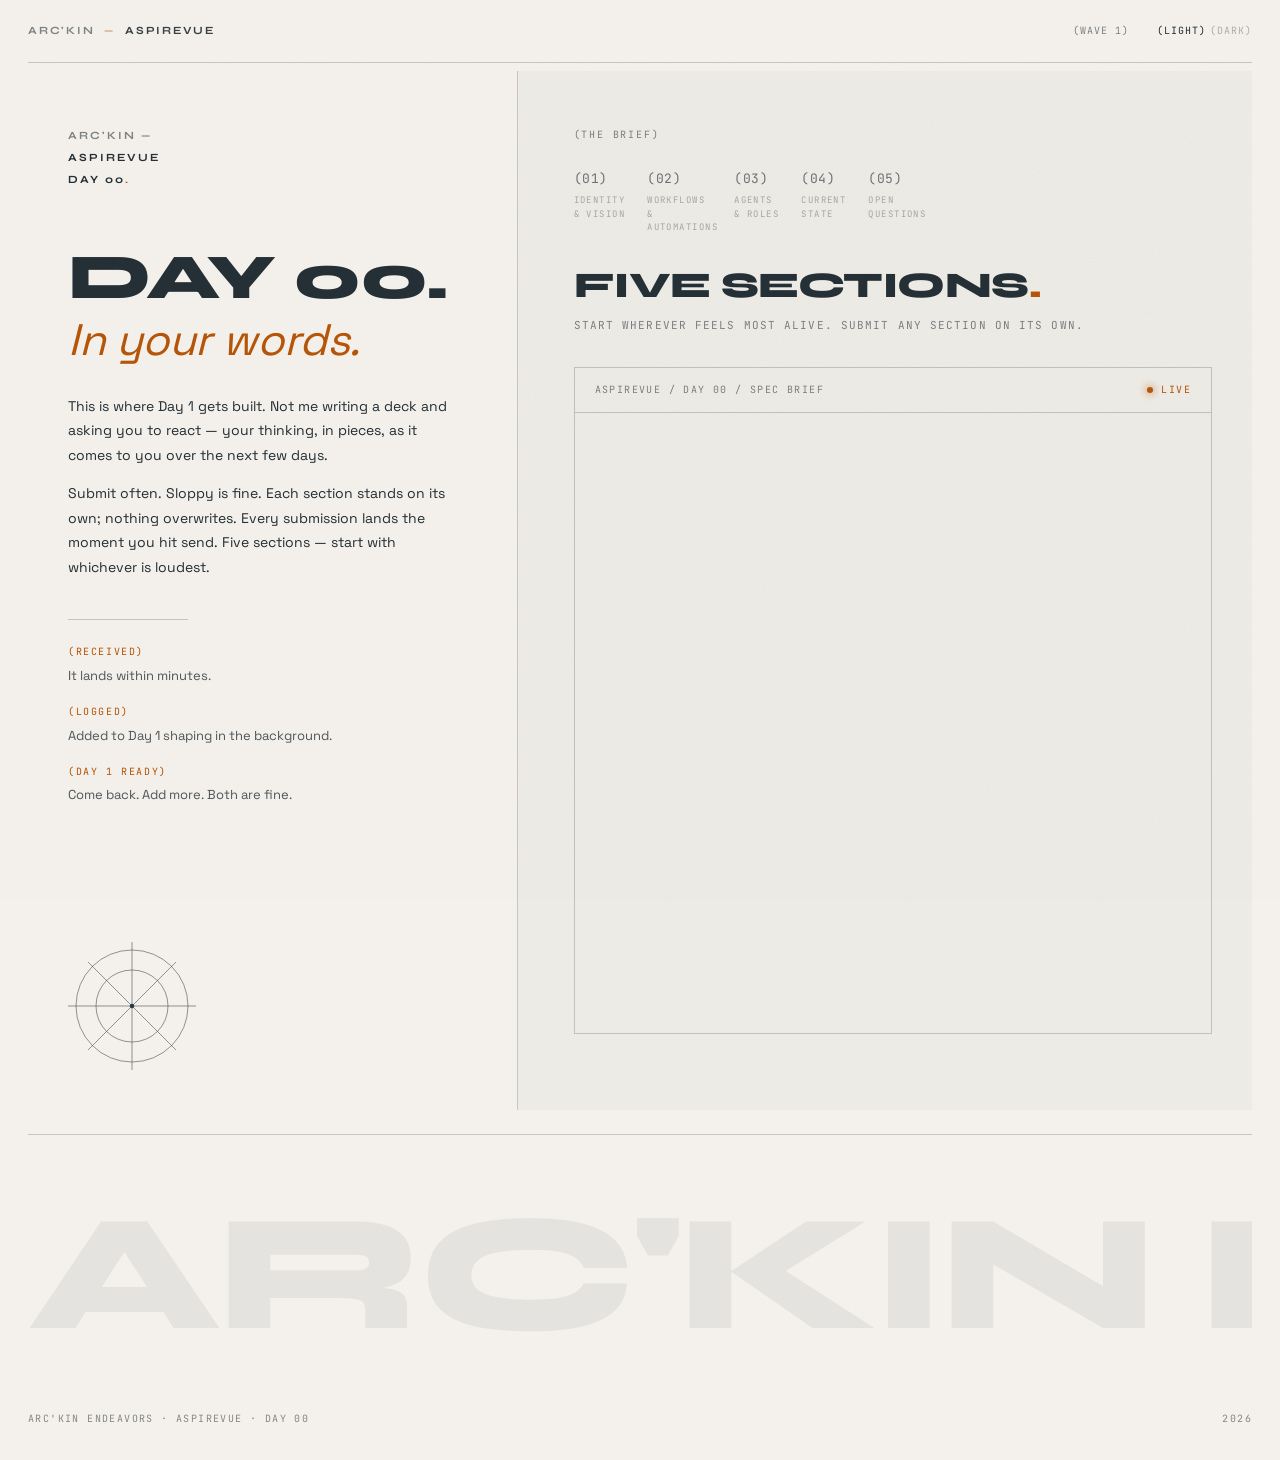
<file: day-00/index.html>
<!DOCTYPE html>
<html lang="en" data-theme="dark">
<head>
<meta charset="UTF-8">
<meta name="robots" content="noindex, nofollow, noarchive, nosnippet, noimageindex">
<meta name="viewport" content="width=device-width, initial-scale=1.0">
<meta name="robots" content="noindex,nofollow">
<title>AspireVue · Day 00</title>
<link rel="preconnect" href="https://fonts.googleapis.com">
<link rel="preconnect" href="https://fonts.gstatic.com" crossorigin>
<link href="https://fonts.googleapis.com/css2?family=Syne:wght@700;800&family=Space+Grotesk:wght@400;500;600&family=JetBrains+Mono:wght@400;500&display=swap" rel="stylesheet">
<script>
  (function(){
    try {
      var stored = localStorage.getItem('arckin_theme');
      var systemDark = window.matchMedia('(prefers-color-scheme: dark)').matches;
      var theme = stored || (systemDark ? 'dark' : 'light');
      document.documentElement.setAttribute('data-theme', theme);
    } catch (e) {
      document.documentElement.setAttribute('data-theme', 'dark');
    }
  })();
</script>
<style>
@charset "UTF-8";

/* ===== TOKEN SYSTEM ===== */
:root {
  --font-display: 'Syne', 'Space Grotesk', sans-serif;
  --font-sans:    'Space Grotesk', 'Helvetica Neue', Arial, sans-serif;
  --font-mono:    'JetBrains Mono', 'Menlo', 'Monaco', monospace;

  --ease-out: cubic-bezier(0.23, 1, 0.32, 1);

  --grain-opacity: 0.15;
  --max-w: 1280px;
  --page-pad: 28px;
}

[data-theme="dark"] {
  --bg-canvas: #1c1c1c;
  --bg-pane:   #212121;
  --fg-primary: #B0BEC5;
  --fg-muted:   rgba(176, 190, 197, 0.45);
  --fg-faint:   rgba(176, 190, 197, 0.18);
  --accent-ember: #FFAB40;
  --hairline:   #263238;
  --grain-opacity: 0.15;
}

[data-theme="light"] {
  --bg-canvas: #F4F1EC;
  --bg-pane:   #EDEBE6;
  --fg-primary: #263238;
  --fg-muted:   rgba(38, 50, 56, 0.55);
  --fg-faint:   rgba(38, 50, 56, 0.18);
  --accent-ember: #B8590A;
  --hairline:   rgba(38, 50, 56, 0.22);
  --grain-opacity: 0.10;
}

/* ===== RESET ===== */
*, *::before, *::after { box-sizing: border-box; margin: 0; padding: 0; }
html { font-size: 16px; -webkit-text-size-adjust: 100%; scroll-behavior: smooth; }
body {
  background: var(--bg-canvas);
  color: var(--fg-primary);
  font-family: var(--font-sans);
  font-size: 14px;
  line-height: 1.65;
  font-weight: 400;
  min-height: 100vh;
  overflow-x: hidden;
  /* Whole-page theme transition (per §6 + emil-design-eng performance rule) */
  transition:
    background-color 320ms var(--ease-out),
    color 320ms var(--ease-out);
}
a { color: inherit; text-decoration: none; }
button { font: inherit; color: inherit; background: none; border: none; padding: 0; cursor: pointer; }
:focus-visible { outline: 2px solid var(--accent-ember); outline-offset: 3px; border-radius: 2px; }
:focus:not(:focus-visible) { outline: none; }

/* Color/border transitions on themable surfaces only — never global *,
   to keep transform/opacity off the GPU compositing transition list. */
.themable {
  transition:
    background-color 320ms var(--ease-out),
    color 320ms var(--ease-out),
    border-color 320ms var(--ease-out);
}

/* ===== GRAIN MEMBRANE (always on, both modes) =====
   Procedural via SVG feTurbulence — Arc'kin-original, no asset hotlink.
   JS shimmer mutates baseFrequency every 100ms = 10 FPS analog feel. */
.grain-overlay {
  position: fixed;
  inset: 0;
  width: 100vw;
  height: 100vh;
  z-index: 9999;
  pointer-events: none;
  opacity: var(--grain-opacity);
  mix-blend-mode: overlay;
  transition: opacity 320ms var(--ease-out);
}
.grain-overlay svg { width: 100%; height: 100%; display: block; }

/* ===== ARRIVE ANIMATION ===== */
@keyframes arrive {
  from { opacity: 0; transform: translateY(12px); }
  to   { opacity: 1; transform: translateY(0); }
}
.arrive { animation: arrive 540ms var(--ease-out) both; }
.d1 { animation-delay: 60ms; }
.d2 { animation-delay: 140ms; }
.d3 { animation-delay: 220ms; }
.d4 { animation-delay: 300ms; }
@media (prefers-reduced-motion: reduce) {
  *, *::before, *::after { animation-duration: 0.01ms !important; transition-duration: 0.01ms !important; }
  .arrive { animation: none; opacity: 1; transform: none; }
  html { scroll-behavior: auto; }
}

/* ===== PAGE FRAME ===== */
.page {
  position: relative;
  max-width: var(--max-w);
  margin: 0 auto;
  padding: 0 var(--page-pad);
  z-index: 1;
}

/* ===== NAV ===== */
.nav {
  display: flex;
  align-items: center;
  justify-content: space-between;
  padding: 22px 0;
  border-bottom: 1px solid var(--hairline);
}
.nav-brand {
  font-family: var(--font-display);
  font-weight: 700;
  font-size: 11px;
  letter-spacing: 0.16em;
  text-transform: uppercase;
  color: var(--fg-muted);
  user-select: none;
  display: flex;
  align-items: center;
  gap: 10px;
}
.nav-brand-divider {
  color: var(--accent-ember);
  opacity: 0.55;
  transition: opacity 200ms var(--ease-out);
}
.nav-brand-product { color: var(--fg-primary); opacity: 0.9; }
.nav-controls {
  display: flex;
  align-items: center;
  gap: 28px;
}
.nav-back {
  font-family: var(--font-mono);
  font-size: 10px;
  letter-spacing: 0.10em;
  text-transform: uppercase;
  color: var(--fg-muted);
  transition: color 200ms var(--ease-out);
}
.nav-back:hover { color: var(--fg-primary); }

/* Theme toggle — text-only (LIGHT)(DARK), parens-as-structure */
.theme-toggle {
  display: inline-flex;
  align-items: center;
  gap: 4px;
  font-family: var(--font-mono);
  font-size: 10px;
  letter-spacing: 0.10em;
  user-select: none;
  transition: transform 100ms var(--ease-out);
}
.theme-toggle:active { transform: scale(0.97); }
.theme-toggle-opt {
  color: var(--fg-primary);
  opacity: 0.32;
  transition: opacity 220ms var(--ease-out);
}
.theme-toggle:hover .theme-toggle-opt { opacity: 0.55; }
[data-theme="light"] .theme-toggle-opt[data-opt="light"],
[data-theme="dark"]  .theme-toggle-opt[data-opt="dark"]  { opacity: 1; }
[data-theme="light"] .theme-toggle:hover .theme-toggle-opt[data-opt="light"],
[data-theme="dark"]  .theme-toggle:hover .theme-toggle-opt[data-opt="dark"]  { opacity: 1; }

/* ===== TWO-PANE LAYOUT ===== */
.shell {
  display: grid;
  grid-template-columns: 40% 60%;
  min-height: calc(100vh - 64px);
  align-items: stretch;
  margin-top: 8px;
}
.pane {
  position: relative;
  padding: 56px 40px 40px;
  display: flex;
  flex-direction: column;
}
.pane--left {
  background: var(--bg-canvas);
  border-right: 1px solid var(--hairline);
  padding-right: 56px;
}
.pane--right {
  background: var(--bg-pane);
  padding-left: 56px;
}

/* ===== LEFT PANE — BRAND META ===== */
.brand-stack {
  display: flex;
  flex-direction: column;
  gap: 4px;
  font-family: var(--font-display);
  font-weight: 700;
  font-size: 11px;
  letter-spacing: 0.18em;
  text-transform: uppercase;
  color: var(--fg-muted);
}
.brand-stack-line { display: block; }
.brand-stack-product { color: var(--fg-primary); }
.brand-stack-anchor { color: var(--fg-primary); }
.brand-stack-anchor::after {
  content: '.';
  color: var(--accent-ember);
}

.left-title {
  margin-top: 56px;
  font-family: var(--font-display);
  font-weight: 800;
  font-size: clamp(40px, 5.2vw, 64px);
  line-height: 1.0;
  letter-spacing: -0.02em;
  text-transform: uppercase;
  color: var(--fg-primary);
}
.left-title em {
  font-family: var(--font-sans);
  font-weight: 400;
  font-style: italic;
  font-size: clamp(28px, 3.6vw, 44px);
  letter-spacing: -0.01em;
  color: var(--accent-ember);
  text-transform: none;
  display: block;
  margin-top: 8px;
}

.left-prose {
  margin-top: 32px;
  font-family: var(--font-sans);
  font-size: 14px;
  line-height: 1.75;
  color: var(--fg-primary);
  opacity: 0.88;
  max-width: 52ch;
}
.left-prose p + p { margin-top: 14px; }

.hairline-divider {
  width: 120px;
  height: 1px;
  background: var(--hairline);
  margin: 40px 0 24px;
}

.trust-stack {
  display: flex;
  flex-direction: column;
  gap: 18px;
}
.trust-node {
  display: flex;
  flex-direction: column;
  gap: 4px;
  transition: transform 240ms var(--ease-out);
}
@media (hover: hover) and (pointer: fine) {
  .trust-node:hover { transform: translateX(3px); }
}
.trust-node-label {
  position: relative;
  display: inline-block;
}
.trust-node-label::before {
  content: '';
  position: absolute;
  left: -10px;
  top: 50%;
  width: 4px;
  height: 1px;
  background: var(--accent-ember);
  opacity: 0;
  transform: translateY(-50%) scaleX(0);
  transform-origin: right;
  transition: opacity 240ms var(--ease-out), transform 240ms var(--ease-out);
}
@media (hover: hover) and (pointer: fine) {
  .trust-node:hover .trust-node-label::before { opacity: 1; transform: translateY(-50%) scaleX(1); }
}
.trust-node-label {
  font-family: var(--font-mono);
  font-size: 10px;
  font-weight: 400;
  letter-spacing: 0.16em;
  text-transform: uppercase;
  color: var(--accent-ember);
}
.trust-node-desc {
  font-family: var(--font-sans);
  font-size: 13px;
  color: var(--fg-primary);
  opacity: 0.78;
  max-width: 38ch;
}

/* Wireframe SVG motif — replaces photography placeholder */
.wireframe-motif {
  margin-top: auto;
  padding-top: 56px;
  display: flex;
  align-items: flex-end;
  opacity: 0.22;
}
.wireframe-motif svg {
  width: 128px;
  height: 128px;
  stroke: var(--fg-primary);
  fill: none;
  stroke-width: 0.5;
  transform-origin: center;
  animation: wireframe-rotate 90s linear infinite;
}
@keyframes wireframe-rotate {
  to { transform: rotate(360deg); }
}
@media (prefers-reduced-motion: reduce) {
  .wireframe-motif svg { animation: none; }
}

/* ===== RIGHT PANE — FORM RAIL ===== */
.right-section-label {
  font-family: var(--font-mono);
  font-size: 10px;
  letter-spacing: 0.18em;
  text-transform: uppercase;
  color: var(--fg-muted);
  margin-bottom: 24px;
}

.step-rail {
  display: flex;
  gap: 22px;
  margin-bottom: 32px;
  flex-wrap: wrap;
}
.step-node {
  font-family: var(--font-mono);
  font-size: 13px;
  letter-spacing: 0.04em;
  color: var(--fg-primary);
  user-select: none;
  display: inline-flex;
  flex-direction: column;
  align-items: flex-start;
  text-align: left;
  gap: 5px;
  opacity: 0.62;
  cursor: pointer;
  -webkit-appearance: none;
  appearance: none;
  animation: step-fade-in 540ms var(--ease-out) both;
  transition:
    opacity 240ms var(--ease-out),
    transform 240ms var(--ease-out),
    color 240ms var(--ease-out);
}
.step-node:nth-child(1) { animation-delay: 80ms; }
.step-node:nth-child(2) { animation-delay: 130ms; }
.step-node:nth-child(3) { animation-delay: 180ms; }
.step-node:nth-child(4) { animation-delay: 230ms; }
.step-node:nth-child(5) { animation-delay: 280ms; }
.step-node-num {
  font-family: var(--font-mono);
  font-size: 13px;
  letter-spacing: 0.04em;
  transition: color 240ms var(--ease-out);
}
.step-node-label {
  font-family: var(--font-mono);
  font-size: 9px;
  letter-spacing: 0.16em;
  text-transform: uppercase;
  color: var(--fg-muted);
  max-width: 13ch;
  line-height: 1.5;
  transition: color 240ms var(--ease-out);
}
@media (hover: hover) and (pointer: fine) {
  .step-node:hover {
    opacity: 1;
    transform: translateY(-1px);
  }
  .step-node:hover .step-node-num,
  .step-node:hover .step-node-label {
    color: var(--accent-ember);
  }
}
.step-node:focus-visible {
  opacity: 1;
}
.step-node:focus-visible .step-node-num,
.step-node:focus-visible .step-node-label {
  color: var(--accent-ember);
}
.step-node:active {
  transform: translateY(0);
}
@keyframes step-fade-in {
  from { opacity: 0; transform: translateY(4px); }
  to   { opacity: 0.62; transform: translateY(0); }
}
@media (prefers-reduced-motion: reduce) {
  .step-node {
    animation: none;
    opacity: 0.62;
    transform: none;
    transition: opacity 240ms var(--ease-out), color 240ms var(--ease-out);
  }
  .step-node:hover { transform: none; }
  .step-node:active { transform: none; }
}


.right-heading {
  font-family: var(--font-display);
  font-weight: 800;
  font-size: clamp(28px, 3vw, 36px);
  line-height: 1.05;
  letter-spacing: -0.015em;
  color: var(--fg-primary);
  margin-bottom: 12px;
  text-transform: uppercase;
}
.ember-dot { color: var(--accent-ember); }
.right-sub {
  font-family: var(--font-mono);
  font-size: 11px;
  letter-spacing: 0.10em;
  text-transform: uppercase;
  color: var(--fg-muted);
  margin-bottom: 32px;
}

/* Form shell — wraps Tally iframe */
.form-shell {
  background: var(--bg-pane);
  border: 1px solid var(--hairline);
  margin-bottom: 36px;
  display: flex;
  flex-direction: column;
  transition: border-color 280ms var(--ease-out);
}
@media (hover: hover) and (pointer: fine) {
  .form-shell:hover { border-color: color-mix(in oklch, var(--accent-ember) 32%, var(--hairline)); }
}
.form-shell:focus-within { border-color: color-mix(in oklch, var(--accent-ember) 48%, var(--hairline)); }
.form-shell-header {
  display: flex;
  align-items: center;
  justify-content: space-between;
  padding: 14px 20px;
  border-bottom: 1px solid var(--hairline);
}
.form-shell-label {
  font-family: var(--font-mono);
  font-size: 10px;
  letter-spacing: 0.14em;
  text-transform: uppercase;
  color: var(--fg-muted);
}
.form-shell-status {
  display: flex; align-items: center; gap: 8px;
}
.status-dot {
  width: 6px; height: 6px;
  background: var(--accent-ember);
  border-radius: 50%;
  position: relative;
  box-shadow: 0 0 8px var(--accent-ember);
  animation: dot-pulse 2.4s var(--ease-out) infinite;
}
@keyframes dot-pulse {
  0% {
    box-shadow:
      0 0 0 0 color-mix(in oklch, var(--accent-ember) 55%, transparent),
      0 0 8px var(--accent-ember);
  }
  70% {
    box-shadow:
      0 0 0 14px color-mix(in oklch, var(--accent-ember) 0%, transparent),
      0 0 8px var(--accent-ember);
  }
  100% {
    box-shadow:
      0 0 0 0 color-mix(in oklch, var(--accent-ember) 0%, transparent),
      0 0 8px var(--accent-ember);
  }
}
@media (prefers-reduced-motion: reduce) {
  .status-dot { animation: none; }
}
.status-text {
  font-family: var(--font-mono);
  font-size: 10px;
  letter-spacing: 0.14em;
  text-transform: uppercase;
  color: var(--accent-ember);
}
.form-embed-area {
  background: var(--bg-pane);
  min-height: 620px;
  display: flex;
  align-items: stretch;
  overflow: hidden;
}
.form-embed-area iframe {
  width: 100%;
  border: none;
  min-height: 620px;
  flex: 1;
  background: transparent;
}
[data-theme="dark"] .form-embed-area { color-scheme: dark; }
[data-theme="light"] .form-embed-area { color-scheme: light; }

/* Tally renders white-bg/dark-text inside the iframe regardless of transparentBackground.
   Invert + hue-rotate flips the surface to dark with light text in dark mode only.
   Light mode passes through untouched. */
[data-theme="dark"] .form-embed-area iframe {
  filter: invert(0.92) hue-rotate(180deg);
}

/* ===== MONUMENTAL WORDMARK CLOSER — ticker ===== */
.wordmark-closer {
  position: relative;
  margin-top: 24px;
  padding: 56px 0 32px;
  border-top: 1px solid var(--hairline);
  overflow: hidden;
  pointer-events: none;
  user-select: none;
}
.wordmark-ticker {
  display: flex;
  width: max-content;
  animation: ticker-slide 32s linear infinite;
  will-change: transform;
}
.wordmark-ticker-item {
  font-family: var(--font-display);
  font-weight: 800;
  font-size: clamp(72px, 13vw, 168px);
  letter-spacing: -0.025em;
  text-transform: uppercase;
  color: var(--fg-primary);
  opacity: 0.09;
  white-space: nowrap;
  line-height: 1;
  flex-shrink: 0;
  padding-right: 0.4em;
}
.wordmark-ticker-item .sep {
  color: var(--accent-ember);
  opacity: 0.55;
  padding: 0 0.15em;
}
[data-theme="light"] .wordmark-ticker-item { opacity: 0.07; }
@keyframes ticker-slide {
  from { transform: translate3d(0, 0, 0); }
  to   { transform: translate3d(-50%, 0, 0); }
}
@media (prefers-reduced-motion: reduce) {
  .wordmark-ticker { animation: none; transform: translateX(-2vw); }
}

/* ===== FOOTER ===== */
footer {
  display: flex;
  align-items: center;
  justify-content: space-between;
  padding: 22px 0 32px;
  flex-wrap: wrap;
  gap: 12px;
}
.footer-meta {
  font-family: var(--font-mono);
  font-size: 10px;
  letter-spacing: 0.14em;
  text-transform: uppercase;
  color: var(--fg-muted);
}

/* ===== MOBILE — single column, step rail at top ===== */
@media (max-width: 960px) {
  .shell {
    grid-template-columns: 1fr;
    min-height: 0;
  }
  .pane--left {
    border-right: none;
    border-bottom: 1px solid var(--hairline);
    padding: 40px 24px 32px;
  }
  .pane--right {
    padding: 40px 24px 32px;
  }
  .left-title { margin-top: 32px; }
  .wireframe-motif { display: none; }
  .step-rail {
    justify-content: flex-start;
    gap: 18px;
    overflow-x: auto;
    padding-bottom: 4px;
  }
  .nav-controls { gap: 16px; }
}

@media (max-width: 540px) {
  :root { --page-pad: 18px; }
  .pane--left,
  .pane--right { padding-left: 20px; padding-right: 20px; }
  .step-rail { gap: 14px; }
  .step-node { font-size: 12px; }
  .nav-back { display: none; }
}

</style>
</head>
<body>

<!-- GRAIN MEMBRANE -->
<div class="grain-overlay" aria-hidden="true">
  <svg xmlns="http://www.w3.org/2000/svg" preserveAspectRatio="none">
    <filter id="grain-noise">
      <feTurbulence type="fractalNoise" baseFrequency="0.85" numOctaves="3" stitchTiles="stitch" seed="7"/>
      <feColorMatrix type="matrix" values="
        0 0 0 0 0
        0 0 0 0 0
        0 0 0 0 0
        0 0 0 0.9 0"/>
    </filter>
    <rect width="100%" height="100%" filter="url(#grain-noise)"/>
  </svg>
</div>

<div class="page">

  <!-- NAV -->
  <nav class="nav themable" role="navigation" aria-label="Page navigation">
    <div class="nav-brand">
      <span>Arc'kin</span>
      <span class="nav-brand-divider">—</span>
      <span class="nav-brand-product">AspireVue</span>
    </div>
    <div class="nav-controls">
      <a class="nav-back" href="../start/">(WAVE 1)</a>
      <button class="theme-toggle" type="button" data-theme-toggle aria-label="Toggle color scheme">
        <span class="theme-toggle-opt" data-opt="light">(LIGHT)</span>
        <span class="theme-toggle-opt" data-opt="dark">(DARK)</span>
      </button>
    </div>
  </nav>

  <!-- TWO-PANE SHELL -->
  <main class="shell">

    <!-- LEFT PANE -->
    <section class="pane pane--left themable" aria-labelledby="left-title">
      <div class="brand-stack arrive">
        <span class="brand-stack-line">Arc'kin —</span>
        <span class="brand-stack-line brand-stack-product">AspireVue</span>
        <span class="brand-stack-line brand-stack-anchor">Day 00</span>
      </div>

      <h1 class="left-title arrive d1" id="left-title">
        Day 00.
        <em>In your words.</em>
      </h1>

      <div class="left-prose arrive d2">
        <p>This is where Day 1 gets built. Not me writing a deck and asking you to react — your thinking, in pieces, as it comes to you over the next few days.</p>
        <p>Submit often. Sloppy is fine. Each section stands on its own; nothing overwrites. Every submission lands the moment you hit send. Five sections — start with whichever is loudest.</p>
      </div>

      <div class="hairline-divider arrive d3" aria-hidden="true"></div>

      <div class="trust-stack arrive d3">
        <div class="trust-node">
          <span class="trust-node-label">(RECEIVED)</span>
          <span class="trust-node-desc">It lands within minutes.</span>
        </div>
        <div class="trust-node">
          <span class="trust-node-label">(LOGGED)</span>
          <span class="trust-node-desc">Added to Day 1 shaping in the background.</span>
        </div>
        <div class="trust-node">
          <span class="trust-node-label">(DAY 1 READY)</span>
          <span class="trust-node-desc">Come back. Add more. Both are fine.</span>
        </div>
      </div>

      <div class="wireframe-motif arrive d4" aria-hidden="true">
        <svg viewBox="0 0 128 128" xmlns="http://www.w3.org/2000/svg">
          <circle cx="64" cy="64" r="56"/>
          <circle cx="64" cy="64" r="36"/>
          <circle cx="64" cy="64" r="2" fill="currentColor"/>
          <line x1="0" y1="64" x2="128" y2="64"/>
          <line x1="64" y1="0" x2="64" y2="128"/>
          <line x1="20" y1="20" x2="108" y2="108"/>
          <line x1="108" y1="20" x2="20" y2="108"/>
        </svg>
      </div>
    </section>

    <!-- RIGHT PANE -->
    <section class="pane pane--right themable" aria-labelledby="form-heading">
      <div class="right-section-label arrive">(THE BRIEF)</div>

      <nav class="step-rail arrive d1" aria-label="Section quick-jump">
        <button class="step-node" type="button" data-tally-section="1">
          <span class="step-node-num">(01)</span>
          <span class="step-node-label">Identity<br>&amp; Vision</span>
        </button>
        <button class="step-node" type="button" data-tally-section="2">
          <span class="step-node-num">(02)</span>
          <span class="step-node-label">Workflows<br>&amp; Automations</span>
        </button>
        <button class="step-node" type="button" data-tally-section="3">
          <span class="step-node-num">(03)</span>
          <span class="step-node-label">Agents<br>&amp; Roles</span>
        </button>
        <button class="step-node" type="button" data-tally-section="4">
          <span class="step-node-num">(04)</span>
          <span class="step-node-label">Current<br>State</span>
        </button>
        <button class="step-node" type="button" data-tally-section="5">
          <span class="step-node-num">(05)</span>
          <span class="step-node-label">Open<br>Questions</span>
        </button>
      </nav>

      <h2 class="right-heading arrive d2" id="form-heading">Five sections<span class="ember-dot">.</span></h2>
      <div class="right-sub arrive d2">Start wherever feels most alive. Submit any section on its own.</div>

      <div class="form-shell themable arrive d3" id="form-shell">
        <div class="form-shell-header">
          <span class="form-shell-label">AspireVue / Day 00 / Spec Brief</span>
          <div class="form-shell-status">
            <div class="status-dot" aria-hidden="true"></div>
            <span class="status-text">Live</span>
          </div>
        </div>
        <div class="form-embed-area">
          <iframe data-tally-src="https://tally.so/embed/Me8EBg?alignLeft=1&hideTitle=1&transparentBackground=1&dynamicHeight=1" loading="lazy" width="100%" frameborder="0" marginheight="0" marginwidth="0" referrerpolicy="strict-origin-when-cross-origin" title="AspireVue Day 00 — Spec Brief"></iframe>
          <script>var d=document,w="https://tally.so/widgets/embed.js",v=function(){"undefined"!=typeof Tally?Tally.loadEmbeds():d.querySelectorAll("iframe[data-tally-src]:not([src])").forEach(function(e){e.src=e.dataset.tallySrc})};"undefined"!=typeof Tally?v():d.querySelector('script[src="'+w+'"]')?null:(s=d.createElement("script"),s.src=w,s.onload=v,s.onerror=v,d.body.appendChild(s));</script>
        </div>
      </div>

    </section>

  </main>

  <!-- MONUMENTAL WORDMARK CLOSER — ticker -->
  <div class="wordmark-closer themable" aria-hidden="true">
    <div class="wordmark-ticker">
      <span class="wordmark-ticker-item">Arc'kin Endeavors<span class="sep">·</span></span>
      <span class="wordmark-ticker-item">Arc'kin Endeavors<span class="sep">·</span></span>
      <span class="wordmark-ticker-item">Arc'kin Endeavors<span class="sep">·</span></span>
      <span class="wordmark-ticker-item">Arc'kin Endeavors<span class="sep">·</span></span>
    </div>
  </div>

  <!-- FOOTER -->
  <footer class="themable">
    <div class="footer-meta">Arc'kin Endeavors · AspireVue · Day 00</div>
    <div class="footer-meta">2026</div>
  </footer>

</div>

<script>
  // Theme toggle: button click flips data-theme + persists to localStorage
  (function () {
    var btn = document.querySelector('[data-theme-toggle]');
    if (!btn) return;
    btn.addEventListener('click', function () {
      var current = document.documentElement.getAttribute('data-theme') || 'dark';
      var next = current === 'dark' ? 'light' : 'dark';
      document.documentElement.setAttribute('data-theme', next);
      try { localStorage.setItem('arckin_theme', next); } catch (e) {}
    });
  })();

  // Grain shimmer — mutate feTurbulence baseFrequency at 10 FPS for analog feel.
  // Skipped if user prefers reduced motion.
  (function () {
    if (window.matchMedia('(prefers-reduced-motion: reduce)').matches) return;
    var turb = document.querySelector('#grain-noise feTurbulence');
    if (!turb) return;
    var seeds = [3, 11, 19, 27, 41, 53, 67, 73];
    var i = 0;
    setInterval(function () {
      i = (i + 1) % seeds.length;
      turb.setAttribute('seed', seeds[i]);
    }, 100);
  })();

  // Section quick-jump rail → snap parent viewport to a Tally form section.
  // Cross-origin iframe blocks DOM access, so we use pre-calibrated Y-fractions
  // (measured 2026-05-01 against tally.so/embed/Me8EBg at 360/768/1280/1920),
  // tiered by the iframe's reported content height since totalH correlates
  // with internal layout width.
  (function () {
    var formShell = document.getElementById('form-shell');
    if (!formShell) return;
    var iframe = formShell.querySelector('iframe');
    if (!iframe) return;
    var buttons = document.querySelectorAll('.step-node[data-tally-section]');
    if (!buttons.length) return;

    var PAD = 64;
    // Tiered by iframe content height. Each fraction = sectionHeaderY / totalH.
    // Mobile tier sourced from 360-wide standalone (totalH ≈ 6985).
    // Standard tier averages 636-wide and 768-wide standalone (totalH ≈ 5800–5950),
    // which covers both the two-column desktop pane (~636) and single-column
    // tablet (~720) renderings the parent actually produces.
    // Wide tier covers any rendering above 1024-equivalent layout (rarely reached
    // because the right-pane max-width caps iframe width on real viewports).
    var FRACTION_TIERS = [
      { minH: 6300, fractions: [0.02548, 0.18369, 0.43764, 0.78167, 0.93701] },
      { minH: 5650, fractions: [0.02006, 0.18741, 0.43154, 0.77740, 0.93868] },
      { minH: 0,    fractions: [0.01923, 0.18375, 0.43062, 0.77163, 0.93616] }
    ];
    function pickFractions(h) {
      for (var i = 0; i < FRACTION_TIERS.length; i++) {
        if (h >= FRACTION_TIERS[i].minH) return FRACTION_TIERS[i].fractions;
      }
      return FRACTION_TIERS[FRACTION_TIERS.length - 1].fractions;
    }

    var formReady = false;
    var pendingSection = null;

    function reduceMotion() {
      return window.matchMedia('(prefers-reduced-motion: reduce)').matches;
    }

    function scrollParentTo(y, smooth) {
      window.scrollTo({ top: Math.max(0, y), behavior: smooth ? 'smooth' : 'auto' });
    }

    function snap(n) {
      var rect = iframe.getBoundingClientRect();
      var iframeTop = rect.top + window.scrollY;
      var iframeH = rect.height;
      var smooth = !reduceMotion();
      if (iframeH < 200) {
        var shellTop = formShell.getBoundingClientRect().top + window.scrollY;
        scrollParentTo(shellTop - PAD, smooth);
        return;
      }
      var fractions = pickFractions(iframeH);
      var targetY = iframeTop + (fractions[n] * iframeH) - PAD;
      scrollParentTo(targetY, smooth);
      // Move keyboard focus into the iframe after the scroll begins. Cross-origin
      // forbids focusing a specific field; focusing the iframe element brings
      // tab order into the form for keyboard users.
      var delay = smooth ? 320 : 0;
      setTimeout(function () {
        try { iframe.focus({ preventScroll: true }); } catch (_) {}
      }, delay);
    }

    window.addEventListener('message', function (e) {
      if (!e.data || typeof e.data !== 'string') return;
      var msg;
      try { msg = JSON.parse(e.data); } catch (_) { return; }
      if (msg && (msg.event === 'Tally.FormLoaded' || msg.event === 'Tally.FormPageView')) {
        if (!formReady) {
          formReady = true;
          if (pendingSection !== null) {
            var n = pendingSection;
            pendingSection = null;
            requestAnimationFrame(function () { snap(n); });
          }
        }
      }
    });

    // Safety: if FormLoaded never arrives but the iframe has a sized height,
    // mark ready after 4s so the rail still works.
    setTimeout(function () {
      if (!formReady && iframe.getBoundingClientRect().height > 200) {
        formReady = true;
        if (pendingSection !== null) {
          var n = pendingSection;
          pendingSection = null;
          snap(n);
        }
      }
    }, 4000);

    Array.prototype.forEach.call(buttons, function (btn) {
      btn.addEventListener('click', function () {
        var n = parseInt(btn.getAttribute('data-tally-section'), 10) - 1;
        if (isNaN(n) || n < 0 || n > 4) return;
        if (!formReady) {
          pendingSection = n;
          // Give immediate feedback: scroll to the form's top edge while waiting.
          var shellTop = formShell.getBoundingClientRect().top + window.scrollY;
          scrollParentTo(shellTop - PAD, !reduceMotion());
          return;
        }
        snap(n);
      });
    });
  })();
</script>

</body>
</html>
</file>
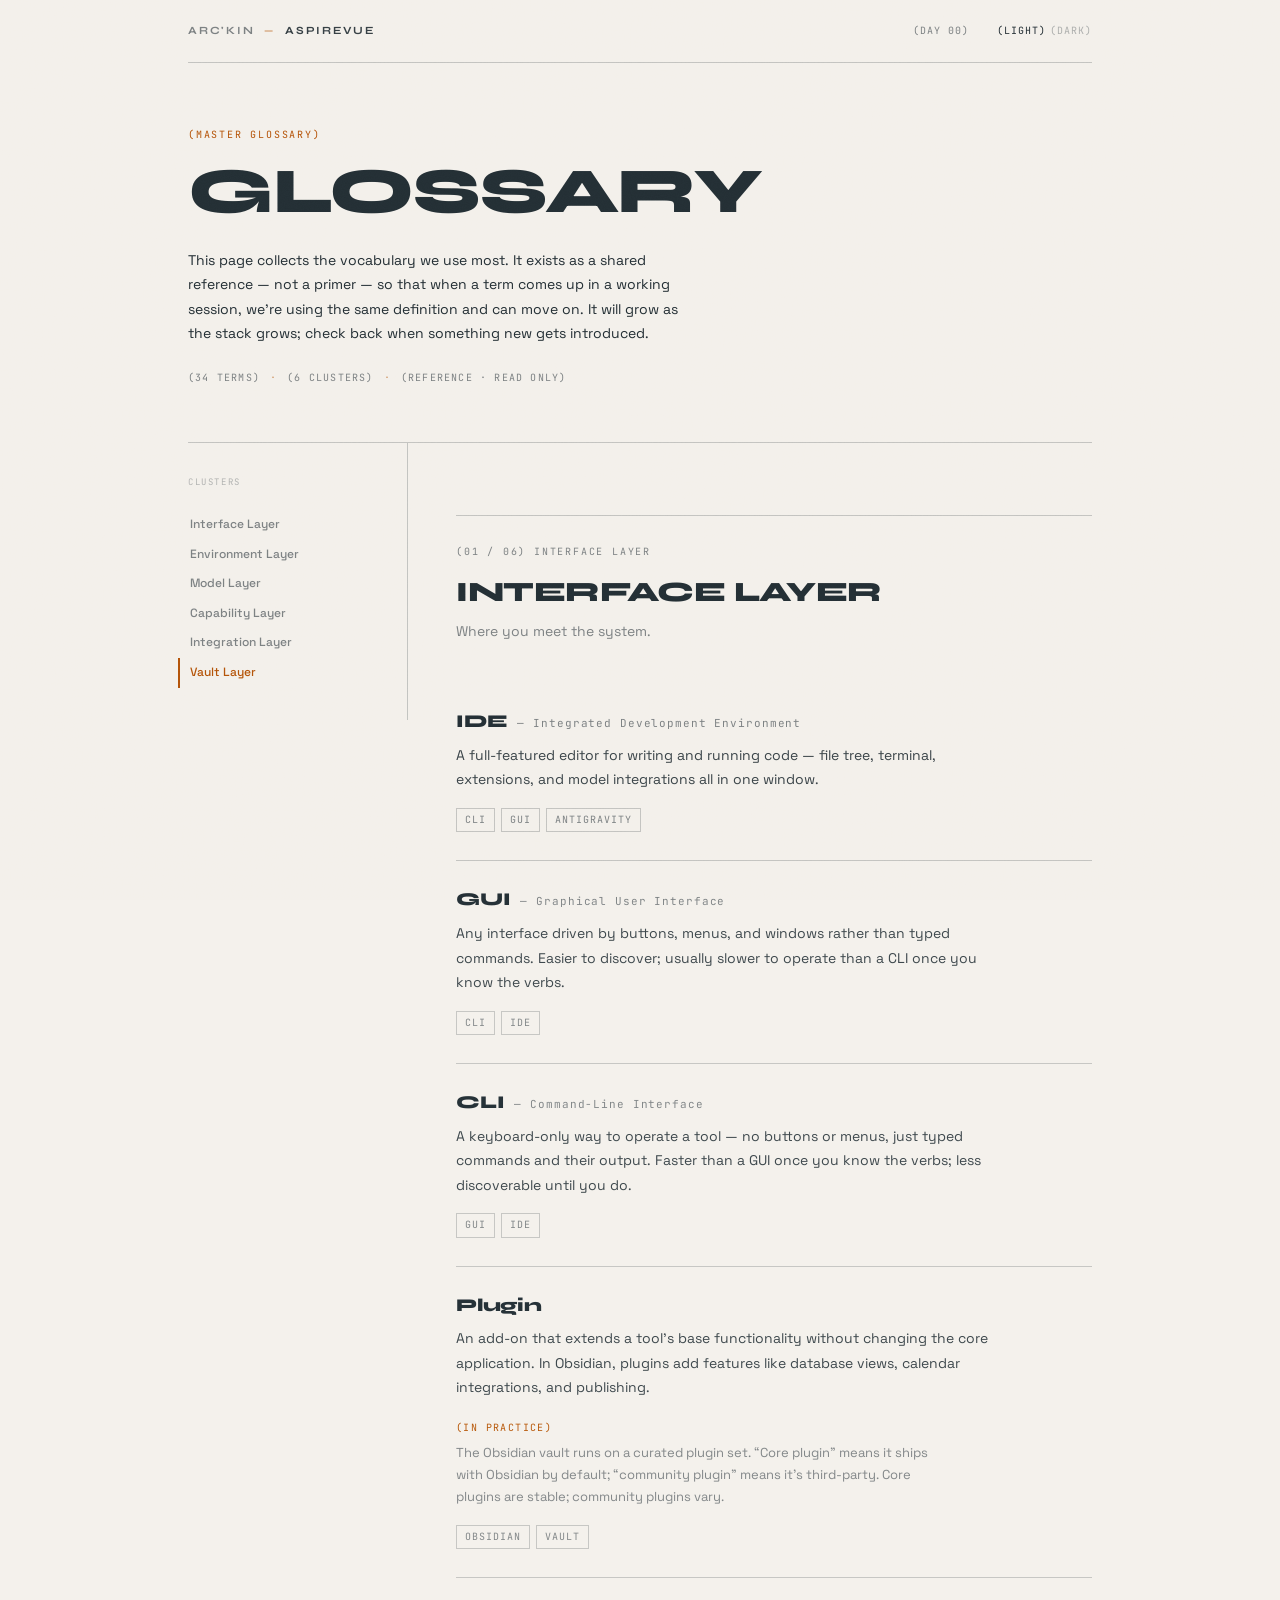
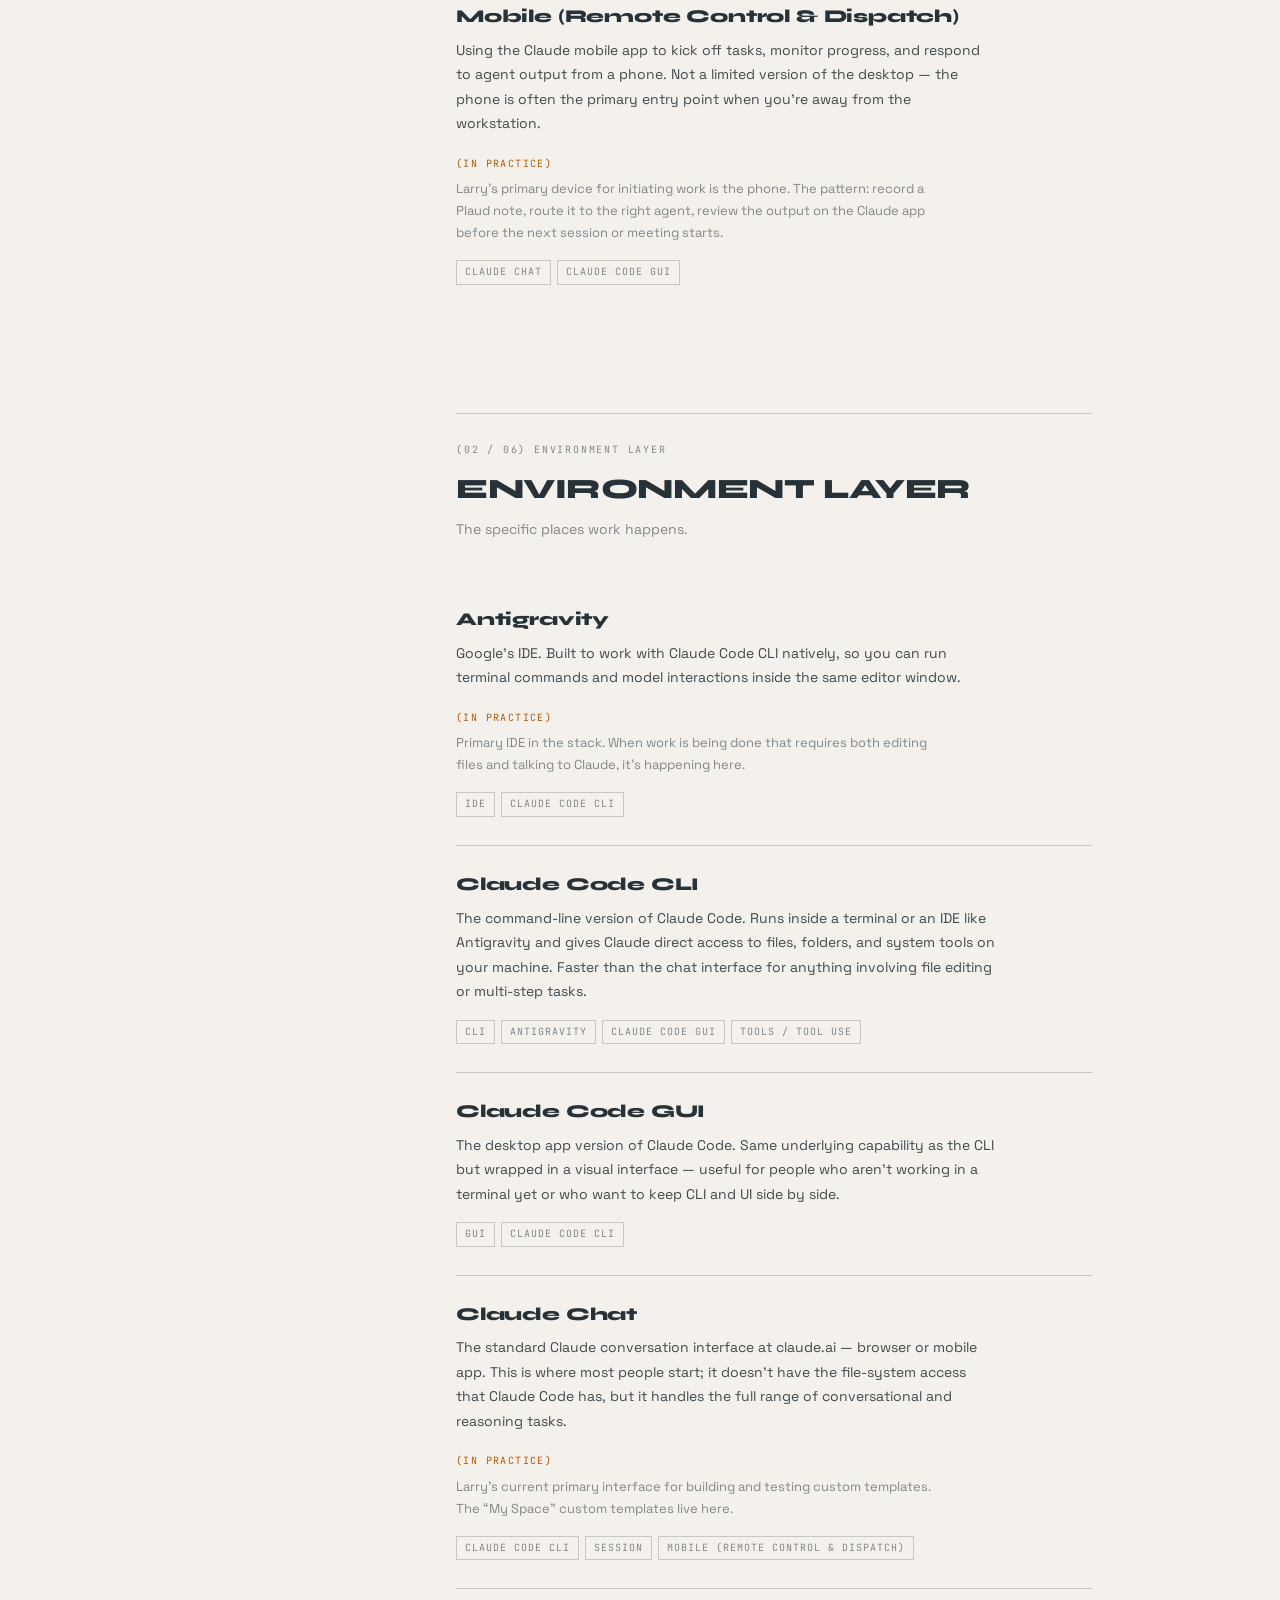
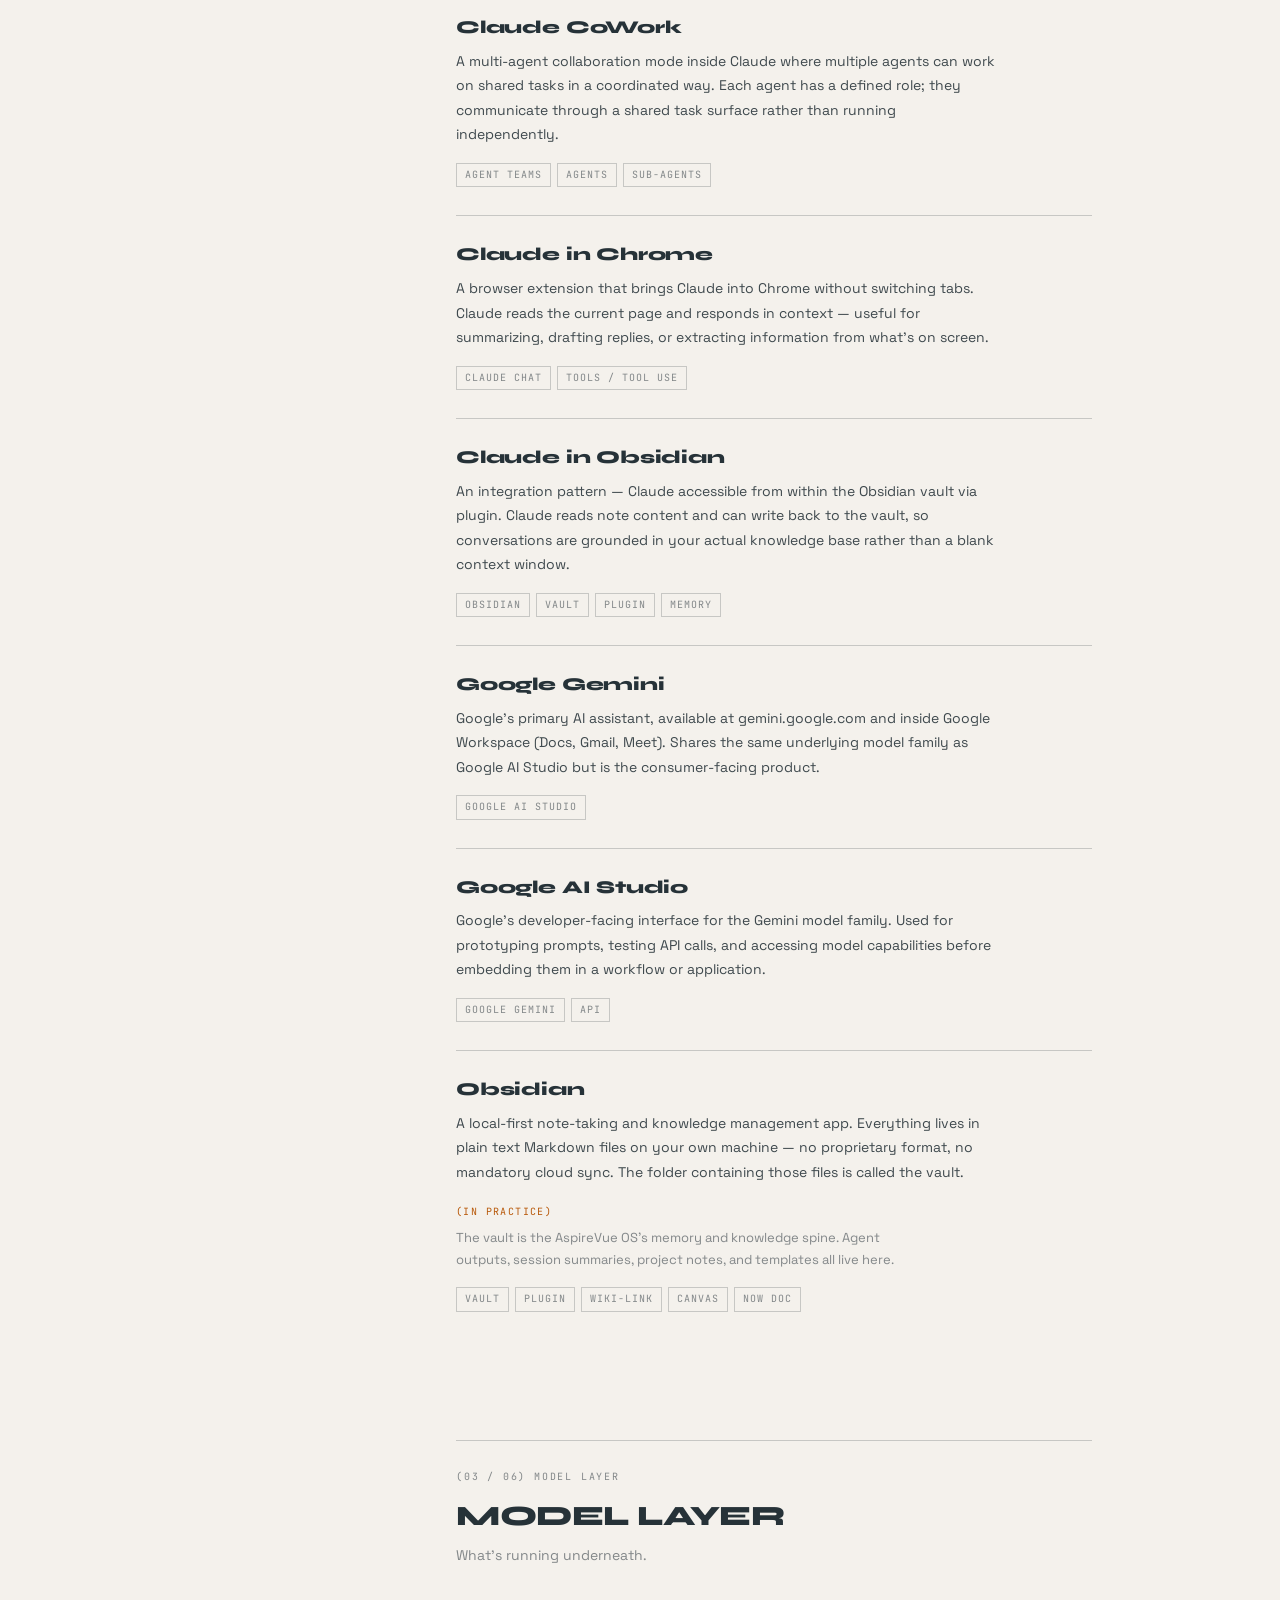
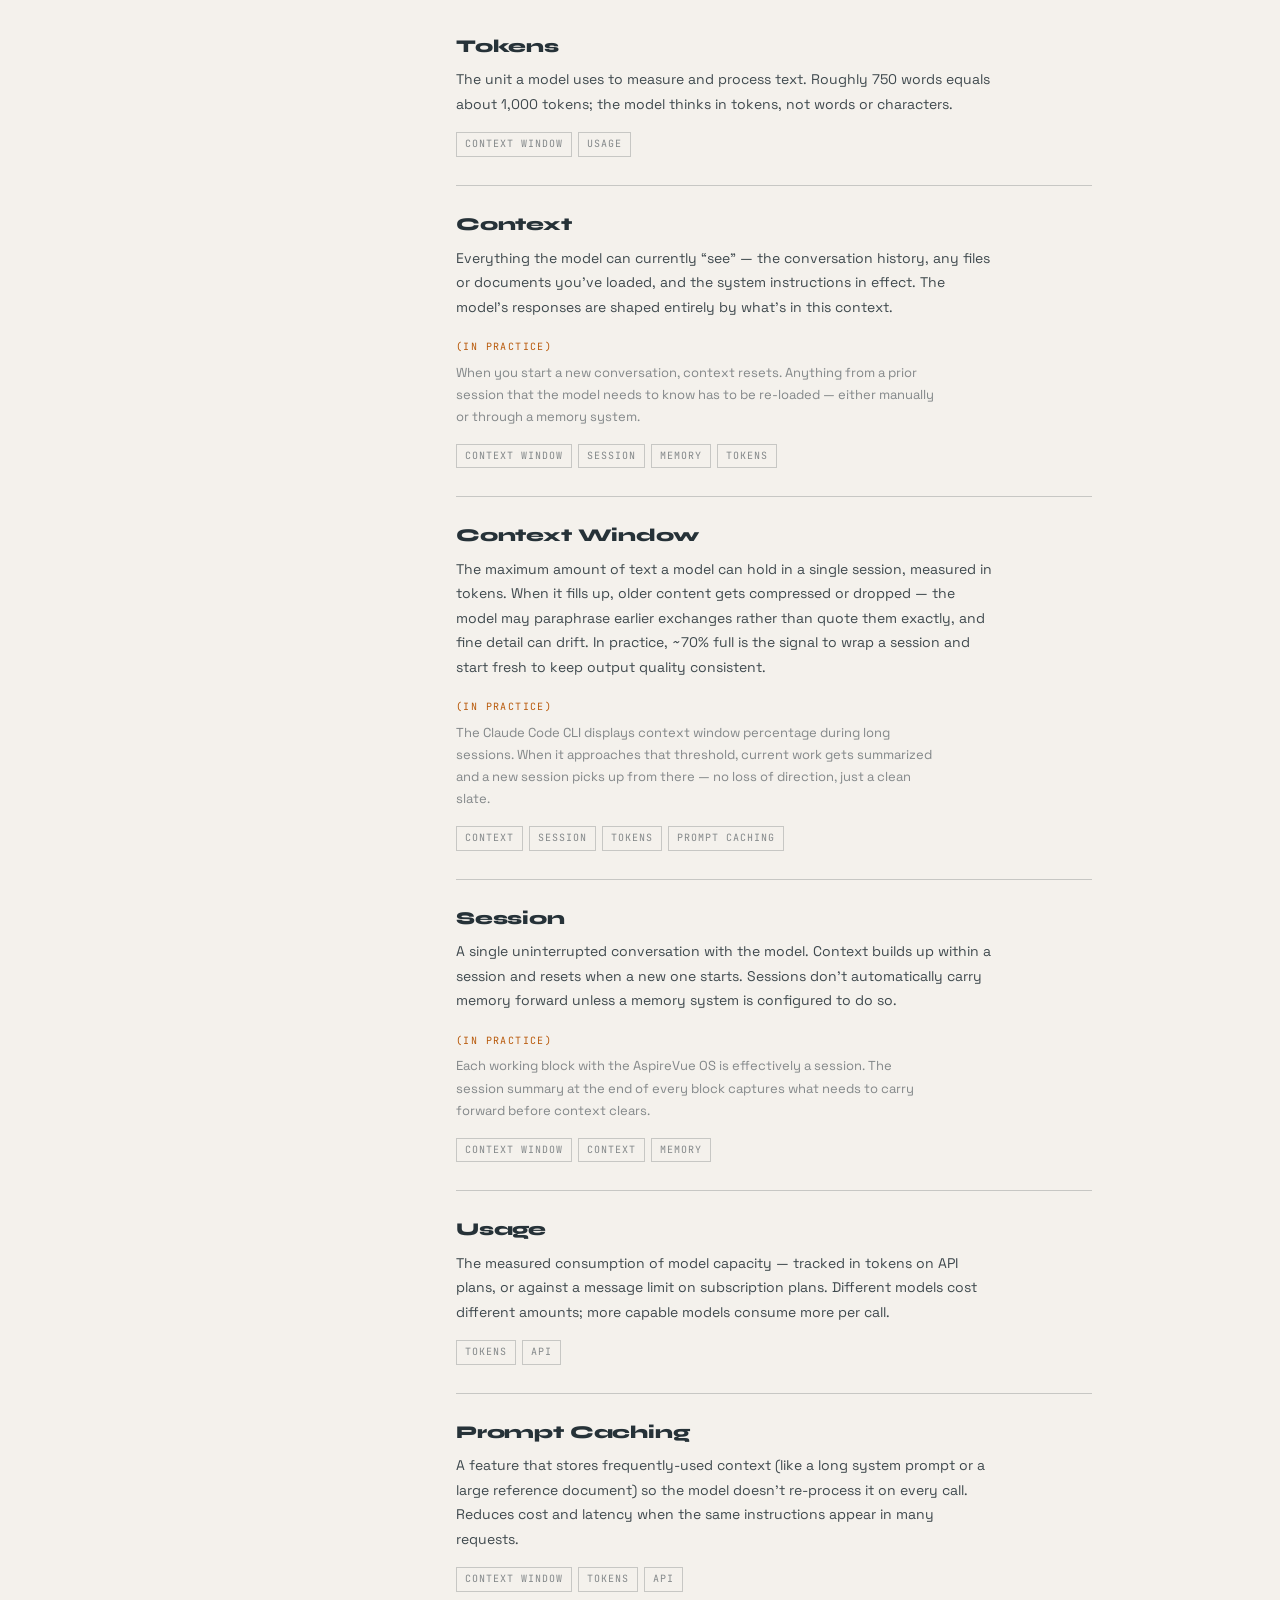
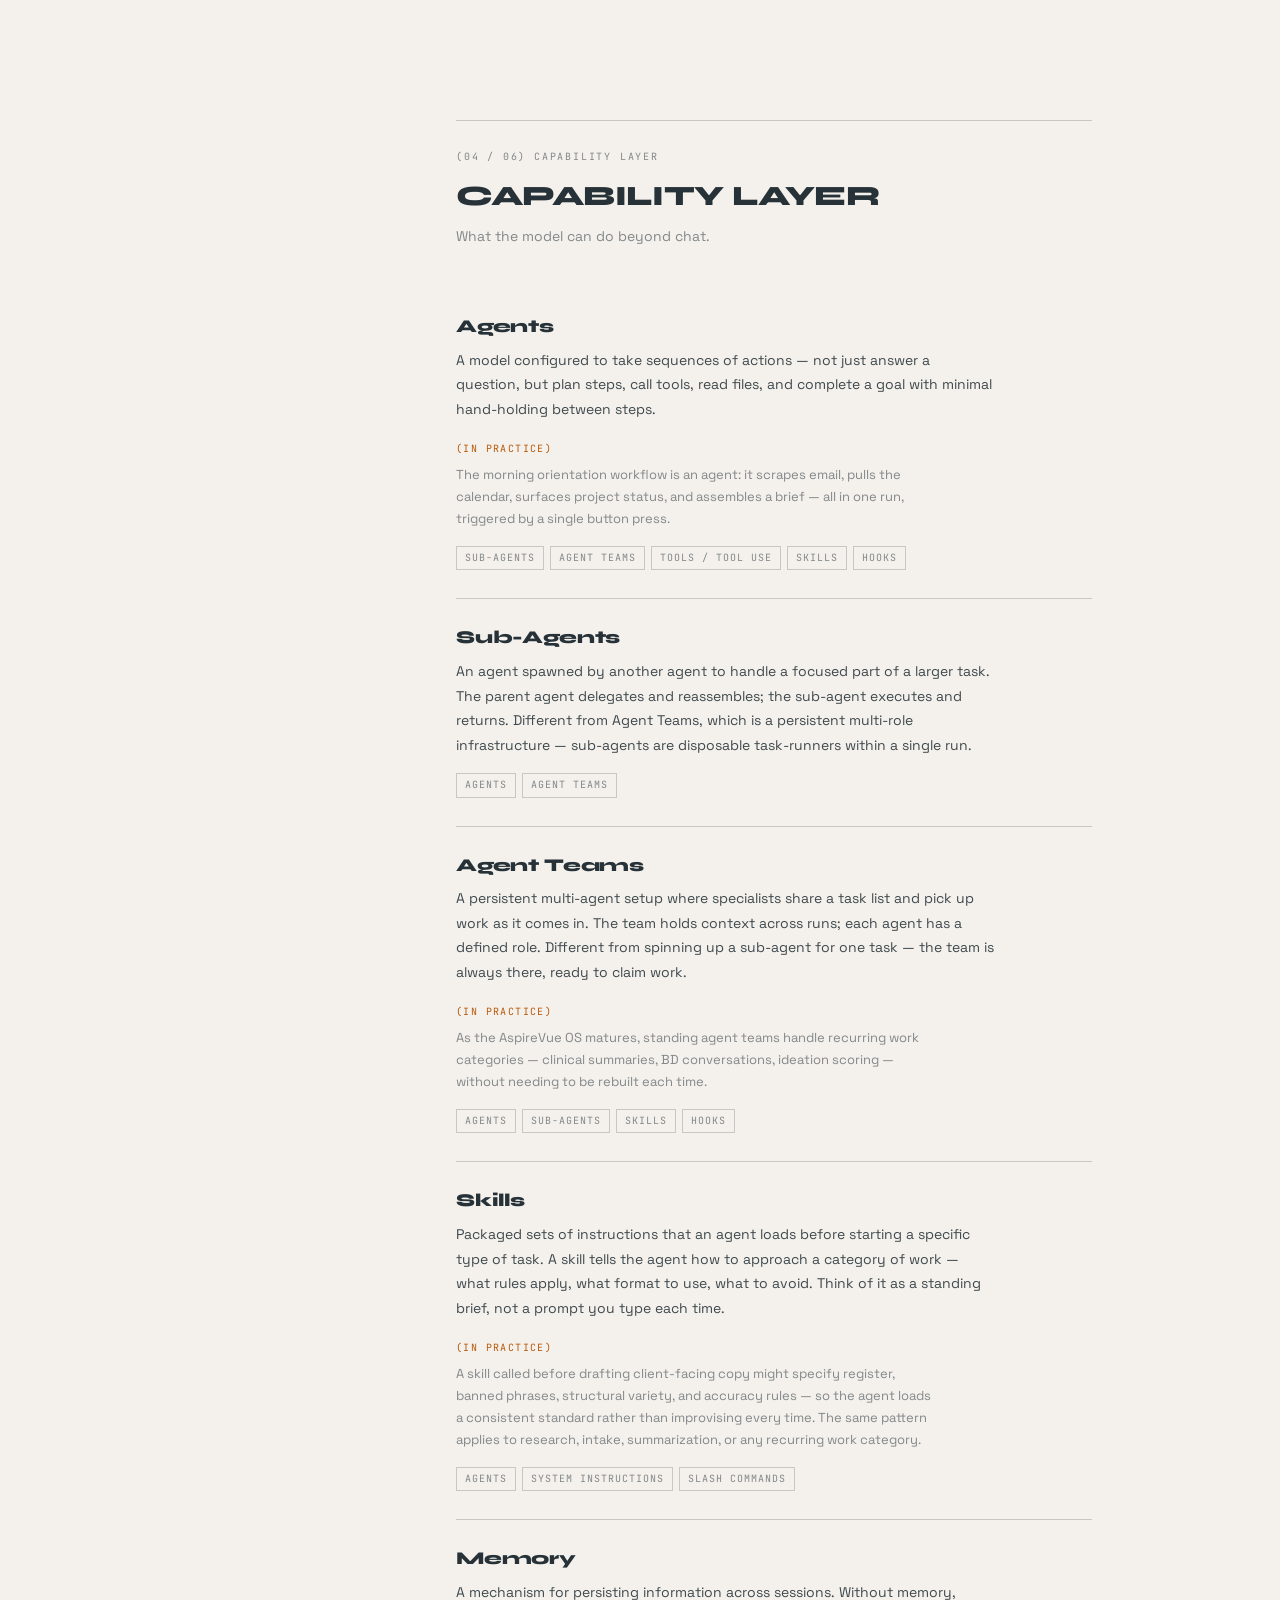
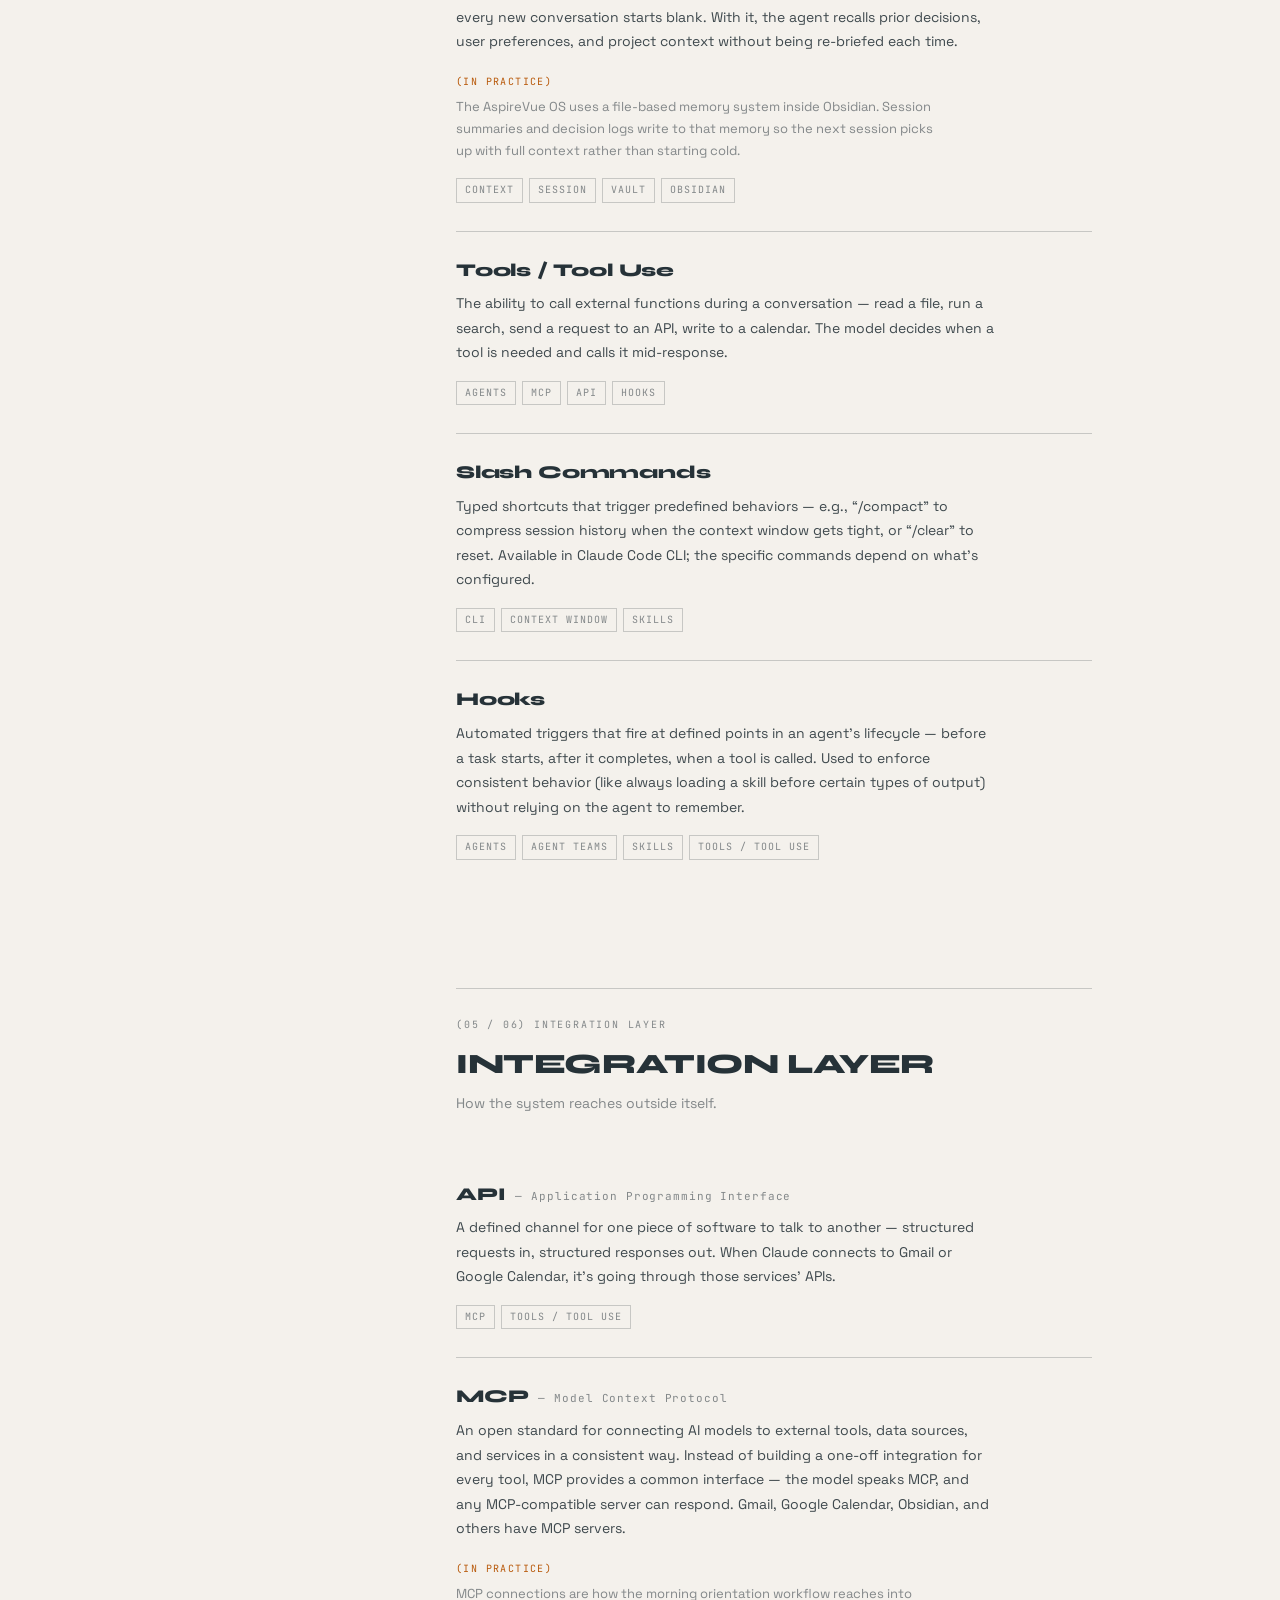
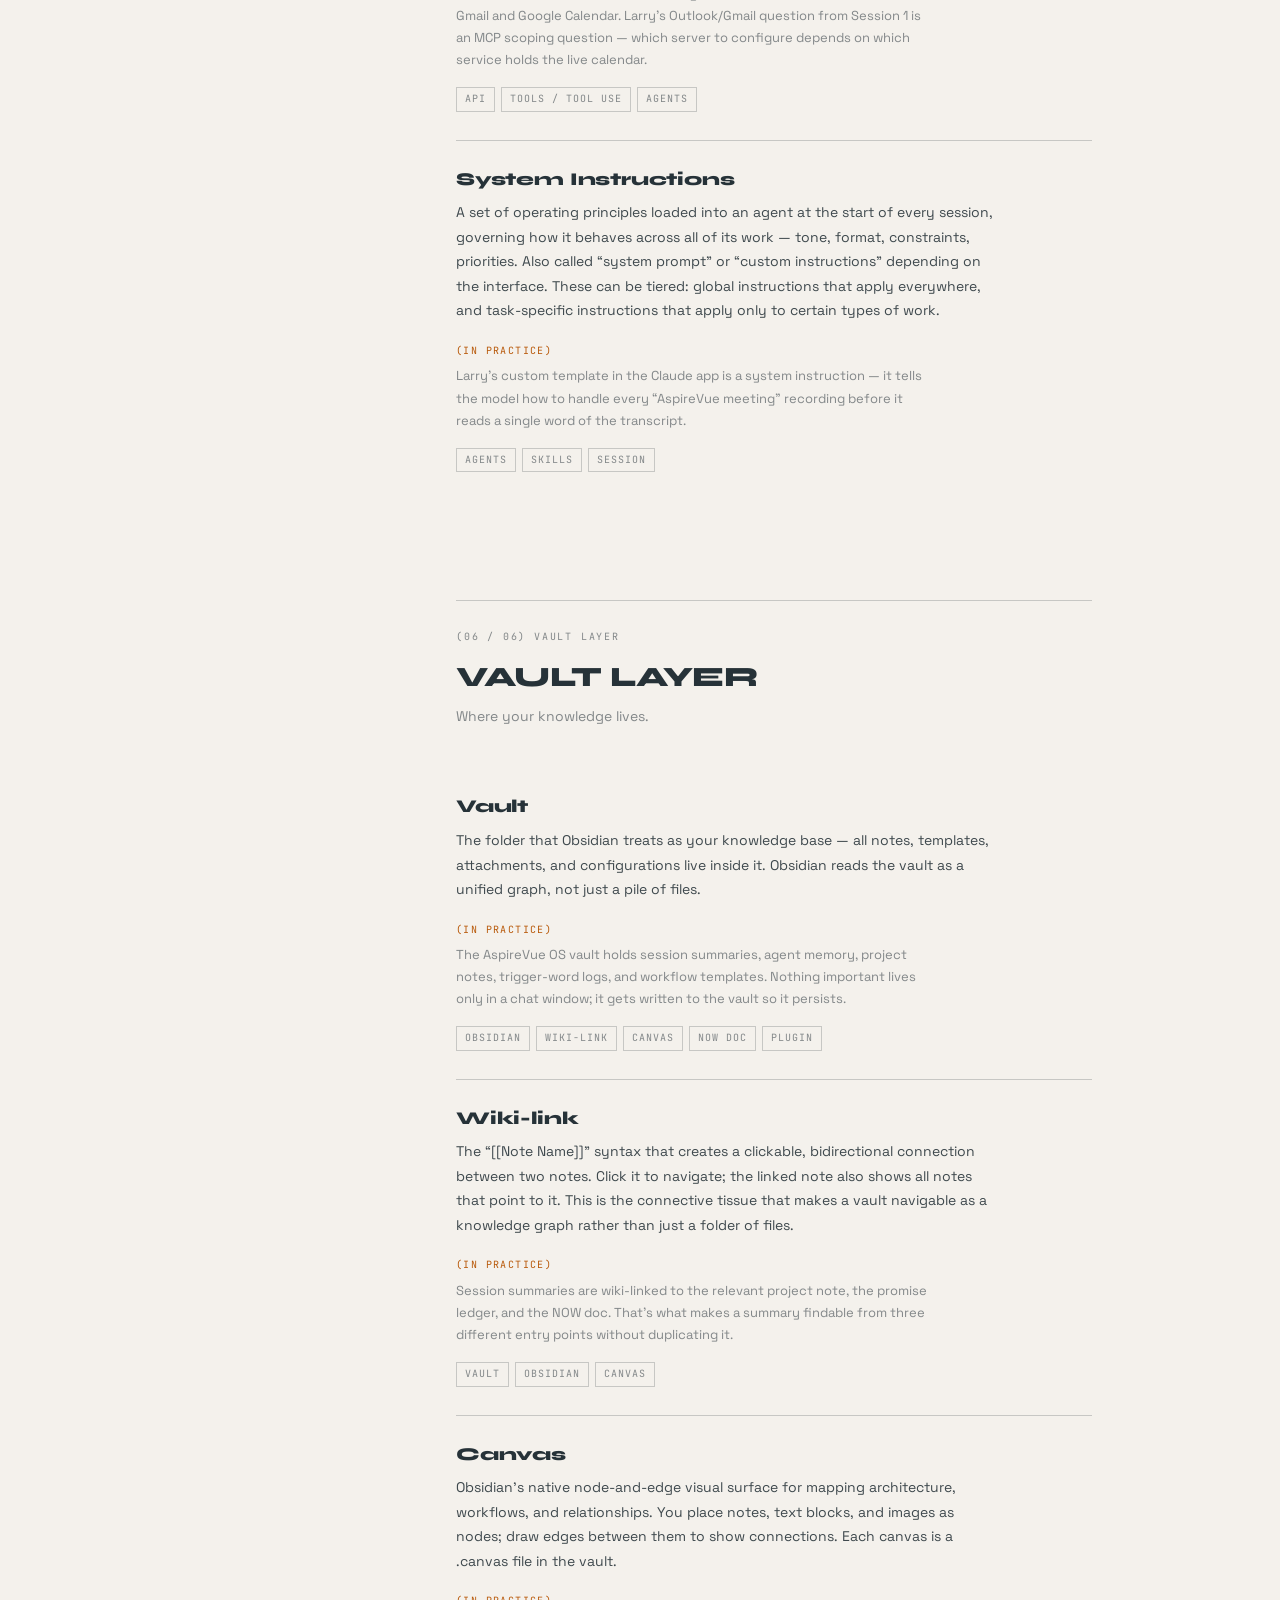
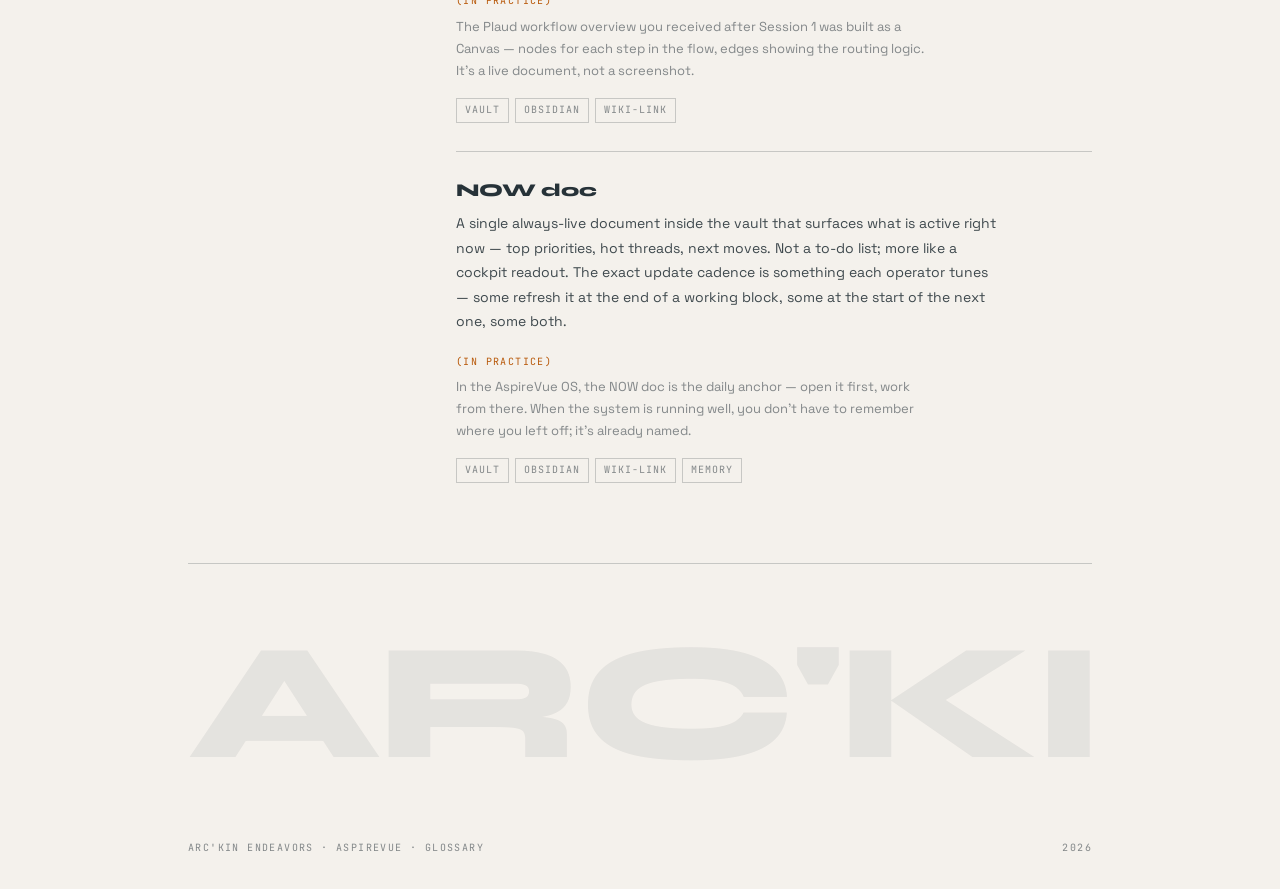
<file: glossary/index.html>
<!DOCTYPE html>
<html lang="en" data-theme="dark">
<head>
<meta charset="UTF-8">
<meta name="robots" content="noindex, nofollow, noarchive, nosnippet, noimageindex">
<meta name="viewport" content="width=device-width, initial-scale=1.0">
<title>AspireVue · Glossary</title>
<link rel="preconnect" href="https://fonts.googleapis.com">
<link rel="preconnect" href="https://fonts.gstatic.com" crossorigin>
<link href="https://fonts.googleapis.com/css2?family=Syne:wght@700;800&family=Space+Grotesk:wght@400;500;600&family=JetBrains+Mono:wght@400;500&display=swap" rel="stylesheet">
<script>
  (function(){
    try {
      var stored = localStorage.getItem('arckin_theme');
      var systemDark = window.matchMedia('(prefers-color-scheme: dark)').matches;
      var theme = stored || (systemDark ? 'dark' : 'light');
      document.documentElement.setAttribute('data-theme', theme);
    } catch (e) {
      document.documentElement.setAttribute('data-theme', 'dark');
    }
  })();
</script>
<style>
@charset "UTF-8";

/* ===== TOKEN SYSTEM ===== */
:root {
  --font-display: 'Syne', 'Space Grotesk', sans-serif;
  --font-sans:    'Space Grotesk', 'Helvetica Neue', Arial, sans-serif;
  --font-mono:    'JetBrains Mono', 'Menlo', 'Monaco', monospace;

  --ease-out: cubic-bezier(0.23, 1, 0.32, 1);

  --grain-opacity: 0.15;
  --max-w: 960px;
  --page-pad: 28px;
}

[data-theme="dark"] {
  --bg-canvas:          #1c1c1c;
  --bg-pane:            #212121;
  --fg-primary:         #B0BEC5;
  --fg-muted:           rgba(176, 190, 197, 0.45);
  --fg-faint:           rgba(176, 190, 197, 0.18);
  --accent-ember:       #FFAB40;
  --hairline:           #263238;
  --grain-opacity:      0.15;
  --accent-ember-flash: rgba(255, 171, 64, 0.08);
}

[data-theme="light"] {
  --bg-canvas:          #F4F1EC;
  --bg-pane:            #EDEBE6;
  --fg-primary:         #263238;
  --fg-muted:           rgba(38, 50, 56, 0.55);
  --fg-faint:           rgba(38, 50, 56, 0.18);
  --accent-ember:       #B8590A;
  --hairline:           rgba(38, 50, 56, 0.22);
  --grain-opacity:      0.10;
  --accent-ember-flash: rgba(184, 89, 10, 0.07);
}

/* ===== RESET ===== */
*, *::before, *::after { box-sizing: border-box; margin: 0; padding: 0; }
html { font-size: 16px; -webkit-text-size-adjust: 100%; scroll-behavior: smooth; }
body {
  background: var(--bg-canvas);
  color: var(--fg-primary);
  font-family: var(--font-sans);
  font-size: 14px;
  line-height: 1.65;
  font-weight: 400;
  min-height: 100vh;
  overflow-x: hidden;
  transition:
    background-color 320ms var(--ease-out),
    color 320ms var(--ease-out);
}
a { color: inherit; text-decoration: none; }
button { font: inherit; color: inherit; background: none; border: none; padding: 0; cursor: pointer; }
:focus-visible { outline: 2px solid var(--accent-ember); outline-offset: 3px; border-radius: 2px; }
:focus:not(:focus-visible) { outline: none; }

.themable {
  transition:
    background-color 320ms var(--ease-out),
    color 320ms var(--ease-out),
    border-color 320ms var(--ease-out);
}

/* ===== GRAIN MEMBRANE ===== */
.grain-overlay {
  position: fixed;
  inset: 0;
  width: 100vw;
  height: 100vh;
  z-index: 9999;
  pointer-events: none;
  opacity: var(--grain-opacity);
  mix-blend-mode: overlay;
  transition: opacity 320ms var(--ease-out);
}
.grain-overlay svg { width: 100%; height: 100%; display: block; }

/* ===== ARRIVE ANIMATION ===== */
@keyframes arrive {
  from { opacity: 0; transform: translateY(12px); }
  to   { opacity: 1; transform: translateY(0); }
}
.arrive { animation: arrive 540ms var(--ease-out) both; }
.d1 { animation-delay: 60ms; }
.d2 { animation-delay: 140ms; }
.d3 { animation-delay: 220ms; }
@media (prefers-reduced-motion: reduce) {
  *, *::before, *::after { animation-duration: 0.01ms !important; transition-duration: 0.01ms !important; }
  .arrive { animation: none; opacity: 1; transform: none; }
  html { scroll-behavior: auto; }
}

/* ===== PAGE FRAME ===== */
.page {
  position: relative;
  max-width: var(--max-w);
  margin: 0 auto;
  padding: 0 var(--page-pad);
  z-index: 1;
}

/* ===== NAV ===== */
.nav {
  display: flex;
  align-items: center;
  justify-content: space-between;
  padding: 22px 0;
  border-bottom: 1px solid var(--hairline);
}
.nav-brand {
  font-family: var(--font-display);
  font-weight: 700;
  font-size: 11px;
  letter-spacing: 0.16em;
  text-transform: uppercase;
  color: var(--fg-muted);
  user-select: none;
  display: flex;
  align-items: center;
  gap: 10px;
}
.nav-brand-divider {
  color: var(--accent-ember);
  opacity: 0.55;
  transition: opacity 200ms var(--ease-out);
}
.nav-brand-product { color: var(--fg-primary); opacity: 0.9; }
.nav-controls {
  display: flex;
  align-items: center;
  gap: 28px;
}
.nav-back {
  font-family: var(--font-mono);
  font-size: 10px;
  letter-spacing: 0.10em;
  text-transform: uppercase;
  color: var(--fg-muted);
  transition: color 200ms var(--ease-out);
}
.nav-back:hover { color: var(--fg-primary); }

.theme-toggle {
  display: inline-flex;
  align-items: center;
  gap: 4px;
  font-family: var(--font-mono);
  font-size: 10px;
  letter-spacing: 0.10em;
  user-select: none;
  transition: transform 100ms var(--ease-out);
}
.theme-toggle:active { transform: scale(0.97); }
.theme-toggle-opt {
  color: var(--fg-primary);
  opacity: 0.32;
  transition: opacity 220ms var(--ease-out);
}
.theme-toggle:hover .theme-toggle-opt { opacity: 0.55; }
[data-theme="light"] .theme-toggle-opt[data-opt="light"],
[data-theme="dark"]  .theme-toggle-opt[data-opt="dark"]  { opacity: 1; }

/* ===== GLOSSARY HERO ===== */
.glossary-hero {
  padding: 64px 0 48px;
}

.glossary-hero-eyebrow {
  font-family: var(--font-mono);
  font-size: 10px;
  letter-spacing: 0.18em;
  text-transform: uppercase;
  color: var(--accent-ember);
  margin-bottom: 16px;
  display: block;
}

.glossary-hero-title {
  font-family: var(--font-display);
  font-weight: 800;
  font-size: clamp(40px, 5.2vw, 64px);
  line-height: 1.0;
  letter-spacing: -0.02em;
  text-transform: uppercase;
  color: var(--fg-primary);
  margin-bottom: 24px;
}

.glossary-hero-subtitle {
  font-family: var(--font-sans);
  font-size: 14px;
  line-height: 1.75;
  color: var(--fg-primary);
  opacity: 0.88;
  max-width: 56ch;
  margin-bottom: 24px;
}

.glossary-hero-meta {
  font-family: var(--font-mono);
  font-size: 10px;
  letter-spacing: 0.12em;
  text-transform: uppercase;
  color: var(--fg-muted);
  display: flex;
  align-items: center;
  gap: 10px;
  flex-wrap: wrap;
}

.meta-sep {
  color: var(--accent-ember);
  opacity: 0.55;
}

/* ===== MOBILE CLUSTER JUMP STRIP (hidden on desktop) ===== */
.cluster-jump-strip {
  display: none;
}

/* ===== GLOSSARY SHELL ===== */
.glossary-shell {
  display: grid;
  grid-template-columns: 220px 1fr;
  gap: 0;
  border-top: 1px solid var(--hairline);
  margin-top: 8px;
}

/* ===== CLUSTER NAV ===== */
.cluster-nav {
  position: relative;
}

.cluster-nav-inner {
  position: sticky;
  top: 24px;
  padding: 32px 24px 32px 0;
  border-right: 1px solid var(--hairline);
}

.cluster-nav-label {
  font-family: var(--font-mono);
  font-size: 9px;
  letter-spacing: 0.18em;
  text-transform: uppercase;
  color: var(--fg-muted);
  opacity: 0.55;
  margin-bottom: 20px;
}

.cluster-nav-item {
  display: block;
  font-family: var(--font-sans);
  font-size: 12px;
  font-weight: 500;
  color: var(--fg-muted);
  padding: 7px 0 7px 10px;
  margin-left: -10px;
  border-left: 2px solid transparent;
  transition: color 180ms var(--ease-out), border-color 180ms var(--ease-out);
  text-decoration: none;
  line-height: 1.3;
}

.cluster-nav-item:hover {
  color: var(--fg-primary);
}

.cluster-nav-item.active {
  color: var(--accent-ember);
  border-left-color: var(--accent-ember);
}

/* ===== GLOSSARY CONTENT ===== */
.glossary-content {
  padding: 0 0 0 48px;
}

/* ===== CLUSTER SECTION ===== */
.cluster-section {
  padding-top: 72px;
  padding-bottom: 56px;
  scroll-margin-top: 24px;
}

.cluster-rule {
  width: 100%;
  height: 1px;
  background: var(--hairline);
  margin-bottom: 28px;
}

.cluster-eyebrow {
  font-family: var(--font-mono);
  font-size: 10px;
  letter-spacing: 0.18em;
  text-transform: uppercase;
  color: var(--fg-muted);
  margin-bottom: 16px;
  display: block;
}

.cluster-heading {
  font-family: var(--font-display);
  font-weight: 800;
  font-size: clamp(22px, 2.4vw, 28px);
  line-height: 1.08;
  letter-spacing: -0.015em;
  text-transform: uppercase;
  color: var(--fg-primary);
  margin-bottom: 12px;
}

.cluster-subhead {
  font-family: var(--font-sans);
  font-size: 14px;
  line-height: 1.75;
  color: var(--fg-muted);
  max-width: 52ch;
  margin-bottom: 40px;
}

/* ===== TERM BLOCK ===== */
.term-block {
  padding: 28px 0 0;
}

.term-name {
  font-family: var(--font-display);
  font-weight: 800;
  font-size: 18px;
  letter-spacing: -0.01em;
  color: var(--fg-primary);
  line-height: 1.2;
  display: flex;
  align-items: baseline;
  flex-wrap: wrap;
  gap: 0 10px;
}

.term-expansion {
  font-family: var(--font-mono);
  font-size: 11px;
  letter-spacing: 0.08em;
  color: var(--fg-muted);
  font-weight: 400;
  white-space: nowrap;
}

.term-definition {
  font-family: var(--font-sans);
  font-size: 14px;
  line-height: 1.75;
  color: var(--fg-primary);
  opacity: 0.88;
  max-width: 60ch;
  margin-top: 10px;
}

.term-practice-label {
  font-family: var(--font-mono);
  font-size: 10px;
  letter-spacing: 0.14em;
  text-transform: uppercase;
  color: var(--accent-ember);
  display: block;
  margin-top: 20px;
  margin-bottom: 6px;
}

.term-practice-body {
  font-family: var(--font-sans);
  font-size: 13px;
  line-height: 1.70;
  color: var(--fg-muted);
  max-width: 60ch;
}

/* ===== CROSS-REFS ===== */
.cross-refs {
  display: flex;
  flex-wrap: wrap;
  gap: 6px;
  margin-top: 16px;
}

.cross-ref-pill {
  font-family: var(--font-mono);
  font-size: 10px;
  letter-spacing: 0.10em;
  text-transform: uppercase;
  color: var(--fg-muted);
  border: 1px solid var(--hairline);
  padding: 3px 8px;
  text-decoration: none;
  transition: color 180ms var(--ease-out), border-color 180ms var(--ease-out);
}

.cross-ref-pill:hover {
  color: var(--accent-ember);
  border-color: var(--accent-ember);
}

/* ===== TERM DIVIDER ===== */
.term-divider {
  width: 100%;
  height: 1px;
  background: var(--hairline);
  margin-top: 28px;
}

.term-block:last-child .term-divider {
  display: none;
}

/* ===== TERM FLASH ===== */
@keyframes term-flash {
  0%   { background-color: transparent; }
  25%  { background-color: var(--accent-ember-flash); }
  100% { background-color: transparent; }
}

.term-highlight {
  animation: term-flash 400ms var(--ease-out) both;
  border-radius: 2px;
}

/* ===== WORDMARK CLOSER ===== */
.wordmark-closer {
  position: relative;
  margin-top: 24px;
  padding: 56px 0 32px;
  border-top: 1px solid var(--hairline);
  overflow: hidden;
  pointer-events: none;
  user-select: none;
}
.wordmark-ticker {
  display: flex;
  width: max-content;
  animation: ticker-slide 32s linear infinite;
  will-change: transform;
}
.wordmark-ticker-item {
  font-family: var(--font-display);
  font-weight: 800;
  font-size: clamp(72px, 13vw, 168px);
  letter-spacing: -0.025em;
  text-transform: uppercase;
  color: var(--fg-primary);
  opacity: 0.09;
  white-space: nowrap;
  line-height: 1;
  flex-shrink: 0;
  padding-right: 0.4em;
}
.wordmark-ticker-item .sep {
  color: var(--accent-ember);
  opacity: 0.55;
  padding: 0 0.15em;
}
[data-theme="light"] .wordmark-ticker-item { opacity: 0.07; }
@keyframes ticker-slide {
  from { transform: translate3d(0, 0, 0); }
  to   { transform: translate3d(-50%, 0, 0); }
}
@media (prefers-reduced-motion: reduce) {
  .wordmark-ticker { animation: none; transform: translateX(-2vw); }
}

/* ===== FOOTER ===== */
footer {
  display: flex;
  align-items: center;
  justify-content: space-between;
  padding: 22px 0 32px;
  flex-wrap: wrap;
  gap: 12px;
}
.footer-meta {
  font-family: var(--font-mono);
  font-size: 10px;
  letter-spacing: 0.14em;
  text-transform: uppercase;
  color: var(--fg-muted);
}

/* ===== MOBILE ===== */
@media (max-width: 960px) {
  .glossary-shell {
    grid-template-columns: 1fr;
  }

  .cluster-nav {
    display: none;
  }

  .glossary-content {
    padding: 0;
  }

  .cluster-jump-strip {
    display: flex;
    overflow-x: auto;
    gap: 8px;
    padding: 16px 0 20px;
    border-bottom: 1px solid var(--hairline);
    scrollbar-width: none;
    -ms-overflow-style: none;
    -webkit-overflow-scrolling: touch;
  }

  .cluster-jump-strip::-webkit-scrollbar { display: none; }

  .cluster-jump-chip {
    font-family: var(--font-mono);
    font-size: 10px;
    letter-spacing: 0.10em;
    text-transform: uppercase;
    color: var(--fg-muted);
    border: 1px solid var(--hairline);
    padding: 5px 10px;
    white-space: nowrap;
    flex-shrink: 0;
    text-decoration: none;
    transition: color 180ms var(--ease-out), border-color 180ms var(--ease-out);
  }

  .cluster-jump-chip:hover,
  .cluster-jump-chip:focus-visible {
    color: var(--accent-ember);
    border-color: var(--accent-ember);
  }
}

@media (max-width: 540px) {
  :root { --page-pad: 18px; }

  .cluster-section {
    padding-top: 56px;
    padding-bottom: 40px;
  }

  .glossary-hero {
    padding: 48px 0 36px;
  }

  .nav-back { display: none; }
}
</style>
</head>
<body>

<!-- GRAIN MEMBRANE -->
<div class="grain-overlay" aria-hidden="true">
  <svg xmlns="http://www.w3.org/2000/svg" preserveAspectRatio="none">
    <filter id="grain-noise">
      <feTurbulence type="fractalNoise" baseFrequency="0.85" numOctaves="3" stitchTiles="stitch" seed="7"/>
      <feColorMatrix type="matrix" values="
        0 0 0 0 0
        0 0 0 0 0
        0 0 0 0 0
        0 0 0 0.9 0"/>
    </filter>
    <rect width="100%" height="100%" filter="url(#grain-noise)"/>
  </svg>
</div>

<div class="page">

  <!-- NAV -->
  <nav class="nav themable" role="navigation" aria-label="Page navigation">
    <div class="nav-brand">
      <span>Arc'kin</span>
      <span class="nav-brand-divider">&#8212;</span>
      <span class="nav-brand-product">AspireVue</span>
    </div>
    <div class="nav-controls">
      <a class="nav-back" href="../day-00/">(DAY 00)</a>
      <button class="theme-toggle" type="button" data-theme-toggle aria-label="Toggle color scheme">
        <span class="theme-toggle-opt" data-opt="light">(LIGHT)</span>
        <span class="theme-toggle-opt" data-opt="dark">(DARK)</span>
      </button>
    </div>
  </nav>

  <!-- PAGE HERO -->
  <header class="glossary-hero arrive">
    <span class="glossary-hero-eyebrow">(MASTER GLOSSARY)</span>
    <h1 class="glossary-hero-title arrive d1">Glossary</h1>
    <p class="glossary-hero-subtitle arrive d2">
      This page collects the vocabulary we use most. It exists as a shared reference &#8212; not
      a primer &#8212; so that when a term comes up in a working session, we&#8217;re using the same
      definition and can move on. It will grow as the stack grows; check back when something
      new gets introduced.
    </p>
    <div class="glossary-hero-meta arrive d3">
      <span>(34 terms)</span>
      <span class="meta-sep" aria-hidden="true">&#183;</span>
      <span>(6 clusters)</span>
      <span class="meta-sep" aria-hidden="true">&#183;</span>
      <span>(Reference &#183; Read only)</span>
    </div>
  </header>

  <!-- MOBILE CLUSTER JUMP STRIP -->
  <div class="cluster-jump-strip" role="navigation" aria-label="Jump to cluster">
    <a class="cluster-jump-chip" href="#cluster-interface">Interface</a>
    <a class="cluster-jump-chip" href="#cluster-environment">Environment</a>
    <a class="cluster-jump-chip" href="#cluster-model">Model</a>
    <a class="cluster-jump-chip" href="#cluster-capability">Capability</a>
    <a class="cluster-jump-chip" href="#cluster-integration">Integration</a>
    <a class="cluster-jump-chip" href="#cluster-vault">Vault</a>
  </div>

  <!-- MAIN SHELL -->
  <div class="glossary-shell">

    <!-- STICKY CLUSTER NAV -->
    <aside class="cluster-nav" aria-label="Jump to cluster">
      <div class="cluster-nav-inner">
        <div class="cluster-nav-label">Clusters</div>
        <nav aria-label="Cluster navigation">
          <a class="cluster-nav-item active" href="#cluster-interface" data-target="#cluster-interface">Interface Layer</a>
          <a class="cluster-nav-item" href="#cluster-environment" data-target="#cluster-environment">Environment Layer</a>
          <a class="cluster-nav-item" href="#cluster-model" data-target="#cluster-model">Model Layer</a>
          <a class="cluster-nav-item" href="#cluster-capability" data-target="#cluster-capability">Capability Layer</a>
          <a class="cluster-nav-item" href="#cluster-integration" data-target="#cluster-integration">Integration Layer</a>
          <a class="cluster-nav-item" href="#cluster-vault" data-target="#cluster-vault">Vault Layer</a>
        </nav>
      </div>
    </aside>

    <!-- TERM CONTENT -->
    <main class="glossary-content" id="main-content">

      <!-- ═══════════════════════════════ -->
      <!-- CLUSTER 1 — INTERFACE LAYER    -->
      <!-- ═══════════════════════════════ -->
      <section class="cluster-section" id="cluster-interface" aria-labelledby="cluster-heading-interface">

        <div class="cluster-rule" aria-hidden="true"></div>
        <span class="cluster-eyebrow">(01 / 06) Interface Layer</span>
        <h2 class="cluster-heading" id="cluster-heading-interface">Interface Layer</h2>
        <p class="cluster-subhead">Where you meet the system.</p>

        <div class="term-block" id="term-ide">
          <div class="term-name">
            <span>IDE</span>
            <span class="term-expansion">&#8212; Integrated Development Environment</span>
          </div>
          <p class="term-definition">
            A full-featured editor for writing and running code &#8212; file tree, terminal,
            extensions, and model integrations all in one window.
          </p>
          <div class="cross-refs" aria-label="Related terms">
            <a class="cross-ref-pill" href="#term-cli">CLI</a>
            <a class="cross-ref-pill" href="#term-gui">GUI</a>
            <a class="cross-ref-pill" href="#term-antigravity">Antigravity</a>
          </div>
          <div class="term-divider" aria-hidden="true"></div>
        </div>

        <div class="term-block" id="term-gui">
          <div class="term-name">
            <span>GUI</span>
            <span class="term-expansion">&#8212; Graphical User Interface</span>
          </div>
          <p class="term-definition">
            Any interface driven by buttons, menus, and windows rather than typed commands.
            Easier to discover; usually slower to operate than a CLI once you know the verbs.
          </p>
          <div class="cross-refs" aria-label="Related terms">
            <a class="cross-ref-pill" href="#term-cli">CLI</a>
            <a class="cross-ref-pill" href="#term-ide">IDE</a>
          </div>
          <div class="term-divider" aria-hidden="true"></div>
        </div>

        <div class="term-block" id="term-cli">
          <div class="term-name">
            <span>CLI</span>
            <span class="term-expansion">&#8212; Command-Line Interface</span>
          </div>
          <p class="term-definition">
            A keyboard-only way to operate a tool &#8212; no buttons or menus, just typed commands
            and their output. Faster than a GUI once you know the verbs; less discoverable
            until you do.
          </p>
          <div class="cross-refs" aria-label="Related terms">
            <a class="cross-ref-pill" href="#term-gui">GUI</a>
            <a class="cross-ref-pill" href="#term-ide">IDE</a>
          </div>
          <div class="term-divider" aria-hidden="true"></div>
        </div>

        <div class="term-block" id="term-plugin">
          <div class="term-name">
            <span>Plugin</span>
          </div>
          <p class="term-definition">
            An add-on that extends a tool&#8217;s base functionality without changing the core
            application. In Obsidian, plugins add features like database views, calendar
            integrations, and publishing.
          </p>
          <span class="term-practice-label">(In practice)</span>
          <p class="term-practice-body">
            The Obsidian vault runs on a curated plugin set. &#8220;Core plugin&#8221; means it ships
            with Obsidian by default; &#8220;community plugin&#8221; means it&#8217;s third-party. Core plugins
            are stable; community plugins vary.
          </p>
          <div class="cross-refs" aria-label="Related terms">
            <a class="cross-ref-pill" href="#term-obsidian">Obsidian</a>
            <a class="cross-ref-pill" href="#term-vault">Vault</a>
          </div>
          <div class="term-divider" aria-hidden="true"></div>
        </div>

        <div class="term-block" id="term-mobile">
          <div class="term-name">
            <span>Mobile (Remote Control &amp; Dispatch)</span>
          </div>
          <p class="term-definition">
            Using the Claude mobile app to kick off tasks, monitor progress, and respond to
            agent output from a phone. Not a limited version of the desktop &#8212; the phone is
            often the primary entry point when you&#8217;re away from the workstation.
          </p>
          <span class="term-practice-label">(In practice)</span>
          <p class="term-practice-body">
            Larry&#8217;s primary device for initiating work is the phone. The pattern: record
            a Plaud note, route it to the right agent, review the output on the Claude app
            before the next session or meeting starts.
          </p>
          <div class="cross-refs" aria-label="Related terms">
            <a class="cross-ref-pill" href="#term-claude-chat">Claude Chat</a>
            <a class="cross-ref-pill" href="#term-claude-code-gui">Claude Code GUI</a>
          </div>
          <div class="term-divider" aria-hidden="true"></div>
        </div>

      </section>

      <!-- ═══════════════════════════════ -->
      <!-- CLUSTER 2 — ENVIRONMENT LAYER  -->
      <!-- ═══════════════════════════════ -->
      <section class="cluster-section" id="cluster-environment" aria-labelledby="cluster-heading-environment">

        <div class="cluster-rule" aria-hidden="true"></div>
        <span class="cluster-eyebrow">(02 / 06) Environment Layer</span>
        <h2 class="cluster-heading" id="cluster-heading-environment">Environment Layer</h2>
        <p class="cluster-subhead">The specific places work happens.</p>

        <div class="term-block" id="term-antigravity">
          <div class="term-name">
            <span>Antigravity</span>
          </div>
          <p class="term-definition">
            Google&#8217;s IDE. Built to work with Claude Code CLI natively, so you can run
            terminal commands and model interactions inside the same editor window.
          </p>
          <span class="term-practice-label">(In practice)</span>
          <p class="term-practice-body">
            Primary IDE in the stack. When work is being done that requires both editing
            files and talking to Claude, it&#8217;s happening here.
          </p>
          <div class="cross-refs" aria-label="Related terms">
            <a class="cross-ref-pill" href="#term-ide">IDE</a>
            <a class="cross-ref-pill" href="#term-claude-code-cli">Claude Code CLI</a>
          </div>
          <div class="term-divider" aria-hidden="true"></div>
        </div>

        <div class="term-block" id="term-claude-code-cli">
          <div class="term-name">
            <span>Claude Code CLI</span>
          </div>
          <p class="term-definition">
            The command-line version of Claude Code. Runs inside a terminal or an IDE like
            Antigravity and gives Claude direct access to files, folders, and system tools on
            your machine. Faster than the chat interface for anything involving file editing
            or multi-step tasks.
          </p>
          <div class="cross-refs" aria-label="Related terms">
            <a class="cross-ref-pill" href="#term-cli">CLI</a>
            <a class="cross-ref-pill" href="#term-antigravity">Antigravity</a>
            <a class="cross-ref-pill" href="#term-claude-code-gui">Claude Code GUI</a>
            <a class="cross-ref-pill" href="#term-tools-tool-use">Tools / Tool Use</a>
          </div>
          <div class="term-divider" aria-hidden="true"></div>
        </div>

        <div class="term-block" id="term-claude-code-gui">
          <div class="term-name">
            <span>Claude Code GUI</span>
          </div>
          <p class="term-definition">
            The desktop app version of Claude Code. Same underlying capability as the CLI
            but wrapped in a visual interface &#8212; useful for people who aren&#8217;t working in a
            terminal yet or who want to keep CLI and UI side by side.
          </p>
          <div class="cross-refs" aria-label="Related terms">
            <a class="cross-ref-pill" href="#term-gui">GUI</a>
            <a class="cross-ref-pill" href="#term-claude-code-cli">Claude Code CLI</a>
          </div>
          <div class="term-divider" aria-hidden="true"></div>
        </div>

        <div class="term-block" id="term-claude-chat">
          <div class="term-name">
            <span>Claude Chat</span>
          </div>
          <p class="term-definition">
            The standard Claude conversation interface at claude.ai &#8212; browser or mobile app.
            This is where most people start; it doesn&#8217;t have the file-system access that
            Claude Code has, but it handles the full range of conversational and
            reasoning tasks.
          </p>
          <span class="term-practice-label">(In practice)</span>
          <p class="term-practice-body">
            Larry&#8217;s current primary interface for building and testing custom templates.
            The &#8220;My Space&#8221; custom templates live here.
          </p>
          <div class="cross-refs" aria-label="Related terms">
            <a class="cross-ref-pill" href="#term-claude-code-cli">Claude Code CLI</a>
            <a class="cross-ref-pill" href="#term-session">Session</a>
            <a class="cross-ref-pill" href="#term-mobile">Mobile (Remote Control &amp; Dispatch)</a>
          </div>
          <div class="term-divider" aria-hidden="true"></div>
        </div>

        <div class="term-block" id="term-claude-cowork">
          <div class="term-name">
            <span>Claude CoWork</span>
          </div>
          <p class="term-definition">
            A multi-agent collaboration mode inside Claude where multiple agents can work
            on shared tasks in a coordinated way. Each agent has a defined role; they
            communicate through a shared task surface rather than running independently.
          </p>
          <div class="cross-refs" aria-label="Related terms">
            <a class="cross-ref-pill" href="#term-agent-teams">Agent Teams</a>
            <a class="cross-ref-pill" href="#term-agents">Agents</a>
            <a class="cross-ref-pill" href="#term-sub-agents">Sub-Agents</a>
          </div>
          <div class="term-divider" aria-hidden="true"></div>
        </div>

        <div class="term-block" id="term-claude-in-chrome">
          <div class="term-name">
            <span>Claude in Chrome</span>
          </div>
          <p class="term-definition">
            A browser extension that brings Claude into Chrome without switching tabs.
            Claude reads the current page and responds in context &#8212; useful for summarizing,
            drafting replies, or extracting information from what&#8217;s on screen.
          </p>
          <div class="cross-refs" aria-label="Related terms">
            <a class="cross-ref-pill" href="#term-claude-chat">Claude Chat</a>
            <a class="cross-ref-pill" href="#term-tools-tool-use">Tools / Tool Use</a>
          </div>
          <div class="term-divider" aria-hidden="true"></div>
        </div>

        <div class="term-block" id="term-claude-in-obsidian">
          <div class="term-name">
            <span>Claude in Obsidian</span>
          </div>
          <p class="term-definition">
            An integration pattern &#8212; Claude accessible from within the Obsidian vault via
            plugin. Claude reads note content and can write back to the vault, so
            conversations are grounded in your actual knowledge base rather than a blank
            context window.
          </p>
          <div class="cross-refs" aria-label="Related terms">
            <a class="cross-ref-pill" href="#term-obsidian">Obsidian</a>
            <a class="cross-ref-pill" href="#term-vault">Vault</a>
            <a class="cross-ref-pill" href="#term-plugin">Plugin</a>
            <a class="cross-ref-pill" href="#term-memory">Memory</a>
          </div>
          <div class="term-divider" aria-hidden="true"></div>
        </div>

        <div class="term-block" id="term-google-gemini">
          <div class="term-name">
            <span>Google Gemini</span>
          </div>
          <p class="term-definition">
            Google&#8217;s primary AI assistant, available at gemini.google.com and inside Google
            Workspace (Docs, Gmail, Meet). Shares the same underlying model family as
            Google AI Studio but is the consumer-facing product.
          </p>
          <div class="cross-refs" aria-label="Related terms">
            <a class="cross-ref-pill" href="#term-google-ai-studio">Google AI Studio</a>
          </div>
          <div class="term-divider" aria-hidden="true"></div>
        </div>

        <div class="term-block" id="term-google-ai-studio">
          <div class="term-name">
            <span>Google AI Studio</span>
          </div>
          <p class="term-definition">
            Google&#8217;s developer-facing interface for the Gemini model family. Used for
            prototyping prompts, testing API calls, and accessing model capabilities before
            embedding them in a workflow or application.
          </p>
          <div class="cross-refs" aria-label="Related terms">
            <a class="cross-ref-pill" href="#term-google-gemini">Google Gemini</a>
            <a class="cross-ref-pill" href="#term-api">API</a>
          </div>
          <div class="term-divider" aria-hidden="true"></div>
        </div>

        <div class="term-block" id="term-obsidian">
          <div class="term-name">
            <span>Obsidian</span>
          </div>
          <p class="term-definition">
            A local-first note-taking and knowledge management app. Everything lives in
            plain text Markdown files on your own machine &#8212; no proprietary format, no
            mandatory cloud sync. The folder containing those files is called the vault.
          </p>
          <span class="term-practice-label">(In practice)</span>
          <p class="term-practice-body">
            The vault is the AspireVue OS&#8217;s memory and knowledge spine. Agent outputs,
            session summaries, project notes, and templates all live here.
          </p>
          <div class="cross-refs" aria-label="Related terms">
            <a class="cross-ref-pill" href="#term-vault">Vault</a>
            <a class="cross-ref-pill" href="#term-plugin">Plugin</a>
            <a class="cross-ref-pill" href="#term-wiki-link">Wiki-link</a>
            <a class="cross-ref-pill" href="#term-canvas">Canvas</a>
            <a class="cross-ref-pill" href="#term-now-doc">NOW doc</a>
          </div>
          <div class="term-divider" aria-hidden="true"></div>
        </div>

      </section>

      <!-- ═══════════════════════════════ -->
      <!-- CLUSTER 3 — MODEL LAYER        -->
      <!-- ═══════════════════════════════ -->
      <section class="cluster-section" id="cluster-model" aria-labelledby="cluster-heading-model">

        <div class="cluster-rule" aria-hidden="true"></div>
        <span class="cluster-eyebrow">(03 / 06) Model Layer</span>
        <h2 class="cluster-heading" id="cluster-heading-model">Model Layer</h2>
        <p class="cluster-subhead">What&#8217;s running underneath.</p>

        <div class="term-block" id="term-tokens">
          <div class="term-name">
            <span>Tokens</span>
          </div>
          <p class="term-definition">
            The unit a model uses to measure and process text. Roughly 750 words equals
            about 1,000 tokens; the model thinks in tokens, not words or characters.
          </p>
          <div class="cross-refs" aria-label="Related terms">
            <a class="cross-ref-pill" href="#term-context-window">Context Window</a>
            <a class="cross-ref-pill" href="#term-usage">Usage</a>
          </div>
          <div class="term-divider" aria-hidden="true"></div>
        </div>

        <div class="term-block" id="term-context">
          <div class="term-name">
            <span>Context</span>
          </div>
          <p class="term-definition">
            Everything the model can currently &#8220;see&#8221; &#8212; the conversation history, any files
            or documents you&#8217;ve loaded, and the system instructions in effect. The model&#8217;s
            responses are shaped entirely by what&#8217;s in this context.
          </p>
          <span class="term-practice-label">(In practice)</span>
          <p class="term-practice-body">
            When you start a new conversation, context resets. Anything from a prior session
            that the model needs to know has to be re-loaded &#8212; either manually or through
            a memory system.
          </p>
          <div class="cross-refs" aria-label="Related terms">
            <a class="cross-ref-pill" href="#term-context-window">Context Window</a>
            <a class="cross-ref-pill" href="#term-session">Session</a>
            <a class="cross-ref-pill" href="#term-memory">Memory</a>
            <a class="cross-ref-pill" href="#term-tokens">Tokens</a>
          </div>
          <div class="term-divider" aria-hidden="true"></div>
        </div>

        <div class="term-block" id="term-context-window">
          <div class="term-name">
            <span>Context Window</span>
          </div>
          <p class="term-definition">
            The maximum amount of text a model can hold in a single session, measured in
            tokens. When it fills up, older content gets compressed or dropped &#8212; the model
            may paraphrase earlier exchanges rather than quote them exactly, and fine detail
            can drift. In practice, ~70% full is the signal to wrap a session and start fresh
            to keep output quality consistent.
          </p>
          <span class="term-practice-label">(In practice)</span>
          <p class="term-practice-body">
            The Claude Code CLI displays context window percentage during long sessions.
            When it approaches that threshold, current work gets summarized and a new
            session picks up from there &#8212; no loss of direction, just a clean slate.
          </p>
          <div class="cross-refs" aria-label="Related terms">
            <a class="cross-ref-pill" href="#term-context">Context</a>
            <a class="cross-ref-pill" href="#term-session">Session</a>
            <a class="cross-ref-pill" href="#term-tokens">Tokens</a>
            <a class="cross-ref-pill" href="#term-prompt-caching">Prompt Caching</a>
          </div>
          <div class="term-divider" aria-hidden="true"></div>
        </div>

        <div class="term-block" id="term-session">
          <div class="term-name">
            <span>Session</span>
          </div>
          <p class="term-definition">
            A single uninterrupted conversation with the model. Context builds up within
            a session and resets when a new one starts. Sessions don&#8217;t automatically
            carry memory forward unless a memory system is configured to do so.
          </p>
          <span class="term-practice-label">(In practice)</span>
          <p class="term-practice-body">
            Each working block with the AspireVue OS is effectively a session. The
            session summary at the end of every block captures what needs to carry forward
            before context clears.
          </p>
          <div class="cross-refs" aria-label="Related terms">
            <a class="cross-ref-pill" href="#term-context-window">Context Window</a>
            <a class="cross-ref-pill" href="#term-context">Context</a>
            <a class="cross-ref-pill" href="#term-memory">Memory</a>
          </div>
          <div class="term-divider" aria-hidden="true"></div>
        </div>

        <div class="term-block" id="term-usage">
          <div class="term-name">
            <span>Usage</span>
          </div>
          <p class="term-definition">
            The measured consumption of model capacity &#8212; tracked in tokens on API plans,
            or against a message limit on subscription plans. Different models cost different
            amounts; more capable models consume more per call.
          </p>
          <div class="cross-refs" aria-label="Related terms">
            <a class="cross-ref-pill" href="#term-tokens">Tokens</a>
            <a class="cross-ref-pill" href="#term-api">API</a>
          </div>
          <div class="term-divider" aria-hidden="true"></div>
        </div>

        <div class="term-block" id="term-prompt-caching">
          <div class="term-name">
            <span>Prompt Caching</span>
          </div>
          <p class="term-definition">
            A feature that stores frequently-used context (like a long system prompt or a
            large reference document) so the model doesn&#8217;t re-process it on every call.
            Reduces cost and latency when the same instructions appear in many requests.
          </p>
          <div class="cross-refs" aria-label="Related terms">
            <a class="cross-ref-pill" href="#term-context-window">Context Window</a>
            <a class="cross-ref-pill" href="#term-tokens">Tokens</a>
            <a class="cross-ref-pill" href="#term-api">API</a>
          </div>
          <div class="term-divider" aria-hidden="true"></div>
        </div>

      </section>

      <!-- ═══════════════════════════════ -->
      <!-- CLUSTER 4 — CAPABILITY LAYER   -->
      <!-- ═══════════════════════════════ -->
      <section class="cluster-section" id="cluster-capability" aria-labelledby="cluster-heading-capability">

        <div class="cluster-rule" aria-hidden="true"></div>
        <span class="cluster-eyebrow">(04 / 06) Capability Layer</span>
        <h2 class="cluster-heading" id="cluster-heading-capability">Capability Layer</h2>
        <p class="cluster-subhead">What the model can do beyond chat.</p>

        <div class="term-block" id="term-agents">
          <div class="term-name">
            <span>Agents</span>
          </div>
          <p class="term-definition">
            A model configured to take sequences of actions &#8212; not just answer a question,
            but plan steps, call tools, read files, and complete a goal with minimal
            hand-holding between steps.
          </p>
          <span class="term-practice-label">(In practice)</span>
          <p class="term-practice-body">
            The morning orientation workflow is an agent: it scrapes email, pulls the
            calendar, surfaces project status, and assembles a brief &#8212; all in one run,
            triggered by a single button press.
          </p>
          <div class="cross-refs" aria-label="Related terms">
            <a class="cross-ref-pill" href="#term-sub-agents">Sub-Agents</a>
            <a class="cross-ref-pill" href="#term-agent-teams">Agent Teams</a>
            <a class="cross-ref-pill" href="#term-tools-tool-use">Tools / Tool Use</a>
            <a class="cross-ref-pill" href="#term-skills">Skills</a>
            <a class="cross-ref-pill" href="#term-hooks">Hooks</a>
          </div>
          <div class="term-divider" aria-hidden="true"></div>
        </div>

        <div class="term-block" id="term-sub-agents">
          <div class="term-name">
            <span>Sub-Agents</span>
          </div>
          <p class="term-definition">
            An agent spawned by another agent to handle a focused part of a larger task.
            The parent agent delegates and reassembles; the sub-agent executes and returns.
            Different from Agent Teams, which is a persistent multi-role infrastructure &#8212;
            sub-agents are disposable task-runners within a single run.
          </p>
          <div class="cross-refs" aria-label="Related terms">
            <a class="cross-ref-pill" href="#term-agents">Agents</a>
            <a class="cross-ref-pill" href="#term-agent-teams">Agent Teams</a>
          </div>
          <div class="term-divider" aria-hidden="true"></div>
        </div>

        <div class="term-block" id="term-agent-teams">
          <div class="term-name">
            <span>Agent Teams</span>
          </div>
          <p class="term-definition">
            A persistent multi-agent setup where specialists share a task list and pick up
            work as it comes in. The team holds context across runs; each agent has a
            defined role. Different from spinning up a sub-agent for one task &#8212; the team
            is always there, ready to claim work.
          </p>
          <span class="term-practice-label">(In practice)</span>
          <p class="term-practice-body">
            As the AspireVue OS matures, standing agent teams handle recurring work
            categories &#8212; clinical summaries, BD conversations, ideation scoring &#8212; without
            needing to be rebuilt each time.
          </p>
          <div class="cross-refs" aria-label="Related terms">
            <a class="cross-ref-pill" href="#term-agents">Agents</a>
            <a class="cross-ref-pill" href="#term-sub-agents">Sub-Agents</a>
            <a class="cross-ref-pill" href="#term-skills">Skills</a>
            <a class="cross-ref-pill" href="#term-hooks">Hooks</a>
          </div>
          <div class="term-divider" aria-hidden="true"></div>
        </div>

        <div class="term-block" id="term-skills">
          <div class="term-name">
            <span>Skills</span>
          </div>
          <p class="term-definition">
            Packaged sets of instructions that an agent loads before starting a specific
            type of task. A skill tells the agent how to approach a category of work &#8212;
            what rules apply, what format to use, what to avoid. Think of it as a
            standing brief, not a prompt you type each time.
          </p>
          <span class="term-practice-label">(In practice)</span>
          <p class="term-practice-body">
            A skill called before drafting client-facing copy might specify register, banned
            phrases, structural variety, and accuracy rules &#8212; so the agent loads a consistent
            standard rather than improvising every time. The same pattern applies to research,
            intake, summarization, or any recurring work category.
          </p>
          <div class="cross-refs" aria-label="Related terms">
            <a class="cross-ref-pill" href="#term-agents">Agents</a>
            <a class="cross-ref-pill" href="#term-system-instructions">System Instructions</a>
            <a class="cross-ref-pill" href="#term-slash-commands">Slash Commands</a>
          </div>
          <div class="term-divider" aria-hidden="true"></div>
        </div>

        <div class="term-block" id="term-memory">
          <div class="term-name">
            <span>Memory</span>
          </div>
          <p class="term-definition">
            A mechanism for persisting information across sessions. Without memory, every
            new conversation starts blank. With it, the agent recalls prior decisions,
            user preferences, and project context without being re-briefed each time.
          </p>
          <span class="term-practice-label">(In practice)</span>
          <p class="term-practice-body">
            The AspireVue OS uses a file-based memory system inside Obsidian. Session
            summaries and decision logs write to that memory so the next session picks up
            with full context rather than starting cold.
          </p>
          <div class="cross-refs" aria-label="Related terms">
            <a class="cross-ref-pill" href="#term-context">Context</a>
            <a class="cross-ref-pill" href="#term-session">Session</a>
            <a class="cross-ref-pill" href="#term-vault">Vault</a>
            <a class="cross-ref-pill" href="#term-obsidian">Obsidian</a>
          </div>
          <div class="term-divider" aria-hidden="true"></div>
        </div>

        <div class="term-block" id="term-tools-tool-use">
          <div class="term-name">
            <span>Tools / Tool Use</span>
          </div>
          <p class="term-definition">
            The ability to call external functions during a conversation &#8212; read a file,
            run a search, send a request to an API, write to a calendar. The model decides
            when a tool is needed and calls it mid-response.
          </p>
          <div class="cross-refs" aria-label="Related terms">
            <a class="cross-ref-pill" href="#term-agents">Agents</a>
            <a class="cross-ref-pill" href="#term-mcp">MCP</a>
            <a class="cross-ref-pill" href="#term-api">API</a>
            <a class="cross-ref-pill" href="#term-hooks">Hooks</a>
          </div>
          <div class="term-divider" aria-hidden="true"></div>
        </div>

        <div class="term-block" id="term-slash-commands">
          <div class="term-name">
            <span>Slash Commands</span>
          </div>
          <p class="term-definition">
            Typed shortcuts that trigger predefined behaviors &#8212; e.g., &#8220;/compact&#8221; to
            compress session history when the context window gets tight, or &#8220;/clear&#8221; to
            reset. Available in Claude Code CLI; the specific commands depend on what&#8217;s
            configured.
          </p>
          <div class="cross-refs" aria-label="Related terms">
            <a class="cross-ref-pill" href="#term-cli">CLI</a>
            <a class="cross-ref-pill" href="#term-context-window">Context Window</a>
            <a class="cross-ref-pill" href="#term-skills">Skills</a>
          </div>
          <div class="term-divider" aria-hidden="true"></div>
        </div>

        <div class="term-block" id="term-hooks">
          <div class="term-name">
            <span>Hooks</span>
          </div>
          <p class="term-definition">
            Automated triggers that fire at defined points in an agent&#8217;s lifecycle &#8212; before
            a task starts, after it completes, when a tool is called. Used to enforce
            consistent behavior (like always loading a skill before certain types of output)
            without relying on the agent to remember.
          </p>
          <div class="cross-refs" aria-label="Related terms">
            <a class="cross-ref-pill" href="#term-agents">Agents</a>
            <a class="cross-ref-pill" href="#term-agent-teams">Agent Teams</a>
            <a class="cross-ref-pill" href="#term-skills">Skills</a>
            <a class="cross-ref-pill" href="#term-tools-tool-use">Tools / Tool Use</a>
          </div>
          <div class="term-divider" aria-hidden="true"></div>
        </div>

      </section>

      <!-- ═══════════════════════════════ -->
      <!-- CLUSTER 5 — INTEGRATION LAYER  -->
      <!-- ═══════════════════════════════ -->
      <section class="cluster-section" id="cluster-integration" aria-labelledby="cluster-heading-integration">

        <div class="cluster-rule" aria-hidden="true"></div>
        <span class="cluster-eyebrow">(05 / 06) Integration Layer</span>
        <h2 class="cluster-heading" id="cluster-heading-integration">Integration Layer</h2>
        <p class="cluster-subhead">How the system reaches outside itself.</p>

        <div class="term-block" id="term-api">
          <div class="term-name">
            <span>API</span>
            <span class="term-expansion">&#8212; Application Programming Interface</span>
          </div>
          <p class="term-definition">
            A defined channel for one piece of software to talk to another &#8212; structured
            requests in, structured responses out. When Claude connects to Gmail or Google
            Calendar, it&#8217;s going through those services&#8217; APIs.
          </p>
          <div class="cross-refs" aria-label="Related terms">
            <a class="cross-ref-pill" href="#term-mcp">MCP</a>
            <a class="cross-ref-pill" href="#term-tools-tool-use">Tools / Tool Use</a>
          </div>
          <div class="term-divider" aria-hidden="true"></div>
        </div>

        <div class="term-block" id="term-mcp">
          <div class="term-name">
            <span>MCP</span>
            <span class="term-expansion">&#8212; Model Context Protocol</span>
          </div>
          <p class="term-definition">
            An open standard for connecting AI models to external tools, data sources, and
            services in a consistent way. Instead of building a one-off integration for
            every tool, MCP provides a common interface &#8212; the model speaks MCP, and any
            MCP-compatible server can respond. Gmail, Google Calendar, Obsidian, and others
            have MCP servers.
          </p>
          <span class="term-practice-label">(In practice)</span>
          <p class="term-practice-body">
            MCP connections are how the morning orientation workflow reaches into Gmail and
            Google Calendar. Larry&#8217;s Outlook/Gmail question from Session 1 is an MCP
            scoping question &#8212; which server to configure depends on which service holds
            the live calendar.
          </p>
          <div class="cross-refs" aria-label="Related terms">
            <a class="cross-ref-pill" href="#term-api">API</a>
            <a class="cross-ref-pill" href="#term-tools-tool-use">Tools / Tool Use</a>
            <a class="cross-ref-pill" href="#term-agents">Agents</a>
          </div>
          <div class="term-divider" aria-hidden="true"></div>
        </div>

        <div class="term-block" id="term-system-instructions">
          <div class="term-name">
            <span>System Instructions</span>
          </div>
          <p class="term-definition">
            A set of operating principles loaded into an agent at the start of every
            session, governing how it behaves across all of its work &#8212; tone, format,
            constraints, priorities. Also called &#8220;system prompt&#8221; or &#8220;custom instructions&#8221;
            depending on the interface. These can be tiered: global instructions that
            apply everywhere, and task-specific instructions that apply only to certain
            types of work.
          </p>
          <span class="term-practice-label">(In practice)</span>
          <p class="term-practice-body">
            Larry&#8217;s custom template in the Claude app is a system instruction &#8212; it tells
            the model how to handle every &#8220;AspireVue meeting&#8221; recording before it reads
            a single word of the transcript.
          </p>
          <div class="cross-refs" aria-label="Related terms">
            <a class="cross-ref-pill" href="#term-agents">Agents</a>
            <a class="cross-ref-pill" href="#term-skills">Skills</a>
            <a class="cross-ref-pill" href="#term-session">Session</a>
          </div>
          <div class="term-divider" aria-hidden="true"></div>
        </div>

      </section>

      <!-- ═══════════════════════════════ -->
      <!-- CLUSTER 6 — VAULT LAYER        -->
      <!-- ═══════════════════════════════ -->
      <section class="cluster-section" id="cluster-vault" aria-labelledby="cluster-heading-vault">

        <div class="cluster-rule" aria-hidden="true"></div>
        <span class="cluster-eyebrow">(06 / 06) Vault Layer</span>
        <h2 class="cluster-heading" id="cluster-heading-vault">Vault Layer</h2>
        <p class="cluster-subhead">Where your knowledge lives.</p>

        <div class="term-block" id="term-vault">
          <div class="term-name">
            <span>Vault</span>
          </div>
          <p class="term-definition">
            The folder that Obsidian treats as your knowledge base &#8212; all notes, templates,
            attachments, and configurations live inside it. Obsidian reads the vault as a
            unified graph, not just a pile of files.
          </p>
          <span class="term-practice-label">(In practice)</span>
          <p class="term-practice-body">
            The AspireVue OS vault holds session summaries, agent memory, project notes,
            trigger-word logs, and workflow templates. Nothing important lives only in a
            chat window; it gets written to the vault so it persists.
          </p>
          <div class="cross-refs" aria-label="Related terms">
            <a class="cross-ref-pill" href="#term-obsidian">Obsidian</a>
            <a class="cross-ref-pill" href="#term-wiki-link">Wiki-link</a>
            <a class="cross-ref-pill" href="#term-canvas">Canvas</a>
            <a class="cross-ref-pill" href="#term-now-doc">NOW doc</a>
            <a class="cross-ref-pill" href="#term-plugin">Plugin</a>
          </div>
          <div class="term-divider" aria-hidden="true"></div>
        </div>

        <div class="term-block" id="term-wiki-link">
          <div class="term-name">
            <span>Wiki-link</span>
          </div>
          <p class="term-definition">
            The &#8220;[[Note Name]]&#8221; syntax that creates a clickable, bidirectional connection
            between two notes. Click it to navigate; the linked note also shows all
            notes that point to it. This is the connective tissue that makes a vault
            navigable as a knowledge graph rather than just a folder of files.
          </p>
          <span class="term-practice-label">(In practice)</span>
          <p class="term-practice-body">
            Session summaries are wiki-linked to the relevant project note, the promise
            ledger, and the NOW doc. That&#8217;s what makes a summary findable from three
            different entry points without duplicating it.
          </p>
          <div class="cross-refs" aria-label="Related terms">
            <a class="cross-ref-pill" href="#term-vault">Vault</a>
            <a class="cross-ref-pill" href="#term-obsidian">Obsidian</a>
            <a class="cross-ref-pill" href="#term-canvas">Canvas</a>
          </div>
          <div class="term-divider" aria-hidden="true"></div>
        </div>

        <div class="term-block" id="term-canvas">
          <div class="term-name">
            <span>Canvas</span>
          </div>
          <p class="term-definition">
            Obsidian&#8217;s native node-and-edge visual surface for mapping architecture,
            workflows, and relationships. You place notes, text blocks, and images as
            nodes; draw edges between them to show connections. Each canvas is a
            .canvas file in the vault.
          </p>
          <span class="term-practice-label">(In practice)</span>
          <p class="term-practice-body">
            The Plaud workflow overview you received after Session 1 was built as a
            Canvas &#8212; nodes for each step in the flow, edges showing the routing logic.
            It&#8217;s a live document, not a screenshot.
          </p>
          <div class="cross-refs" aria-label="Related terms">
            <a class="cross-ref-pill" href="#term-vault">Vault</a>
            <a class="cross-ref-pill" href="#term-obsidian">Obsidian</a>
            <a class="cross-ref-pill" href="#term-wiki-link">Wiki-link</a>
          </div>
          <div class="term-divider" aria-hidden="true"></div>
        </div>

        <div class="term-block" id="term-now-doc">
          <div class="term-name">
            <span>NOW doc</span>
          </div>
          <p class="term-definition">
            A single always-live document inside the vault that surfaces what is active
            right now &#8212; top priorities, hot threads, next moves. Not a to-do list; more
            like a cockpit readout. The exact update cadence is something each operator
            tunes &#8212; some refresh it at the end of a working block, some at the start of
            the next one, some both.
          </p>
          <span class="term-practice-label">(In practice)</span>
          <p class="term-practice-body">
            In the AspireVue OS, the NOW doc is the daily anchor &#8212; open it first, work
            from there. When the system is running well, you don&#8217;t have to remember where
            you left off; it&#8217;s already named.
          </p>
          <div class="cross-refs" aria-label="Related terms">
            <a class="cross-ref-pill" href="#term-vault">Vault</a>
            <a class="cross-ref-pill" href="#term-obsidian">Obsidian</a>
            <a class="cross-ref-pill" href="#term-wiki-link">Wiki-link</a>
            <a class="cross-ref-pill" href="#term-memory">Memory</a>
          </div>
          <div class="term-divider" aria-hidden="true"></div>
        </div>

      </section>

    </main>

  </div><!-- /.glossary-shell -->

  <!-- WORDMARK CLOSER -->
  <div class="wordmark-closer themable" aria-hidden="true">
    <div class="wordmark-ticker">
      <span class="wordmark-ticker-item">Arc'kin Endeavors<span class="sep">&#183;</span></span>
      <span class="wordmark-ticker-item">Arc'kin Endeavors<span class="sep">&#183;</span></span>
      <span class="wordmark-ticker-item">Arc'kin Endeavors<span class="sep">&#183;</span></span>
      <span class="wordmark-ticker-item">Arc'kin Endeavors<span class="sep">&#183;</span></span>
    </div>
  </div>

  <!-- FOOTER -->
  <footer class="themable">
    <div class="footer-meta">Arc'kin Endeavors &#183; AspireVue &#183; Glossary</div>
    <div class="footer-meta">2026</div>
  </footer>

</div><!-- /.page -->

<script>
// Edit data.yaml; this block regenerates.
var GLOSSARY_DATA = {
  header: {
    title: "Glossary",
    subtitle: "This page collects the vocabulary we use most. It exists as a shared reference — not a primer — so that when a term comes up in a working session, we’re using the same definition and can move on. It will grow as the stack grows; check back when something new gets introduced."
  },
  clusters: [
    { id: "interface", label: "Interface Layer", subhead: "Where you meet the system.", term_count: 5 },
    { id: "environment", label: "Environment Layer", subhead: "The specific places work happens.", term_count: 9 },
    { id: "model", label: "Model Layer", subhead: "What’s running underneath.", term_count: 6 },
    { id: "capability", label: "Capability Layer", subhead: "What the model can do beyond chat.", term_count: 8 },
    { id: "integration", label: "Integration Layer", subhead: "How the system reaches outside itself.", term_count: 3 },
    { id: "vault", label: "Vault Layer", subhead: "Where your knowledge lives.", term_count: 4 }
  ]
};

// Hard-coded slug map — authoritative per source table.
// One term has a hand-overridden slug: Mobile (Remote Control & Dispatch) -> term-mobile
var SLUG_MAP = {
  "IDE": "term-ide",
  "GUI": "term-gui",
  "CLI": "term-cli",
  "Plugin": "term-plugin",
  "Mobile (Remote Control & Dispatch)": "term-mobile",
  "Antigravity": "term-antigravity",
  "Claude Code CLI": "term-claude-code-cli",
  "Claude Code GUI": "term-claude-code-gui",
  "Claude Chat": "term-claude-chat",
  "Claude CoWork": "term-claude-cowork",
  "Claude in Chrome": "term-claude-in-chrome",
  "Claude in Obsidian": "term-claude-in-obsidian",
  "Google Gemini": "term-google-gemini",
  "Google AI Studio": "term-google-ai-studio",
  "Obsidian": "term-obsidian",
  "Tokens": "term-tokens",
  "Context": "term-context",
  "Context Window": "term-context-window",
  "Session": "term-session",
  "Usage": "term-usage",
  "Prompt Caching": "term-prompt-caching",
  "Agents": "term-agents",
  "Sub-Agents": "term-sub-agents",
  "Agent Teams": "term-agent-teams",
  "Skills": "term-skills",
  "Memory": "term-memory",
  "Tools / Tool Use": "term-tools-tool-use",
  "Slash Commands": "term-slash-commands",
  "Hooks": "term-hooks",
  "API": "term-api",
  "MCP": "term-mcp",
  "System Instructions": "term-system-instructions",
  "Vault": "term-vault",
  "Wiki-link": "term-wiki-link",
  "Canvas": "term-canvas",
  "NOW doc": "term-now-doc"
};

// ===== THEME TOGGLE =====
(function () {
  var btn = document.querySelector('[data-theme-toggle]');
  if (!btn) return;
  btn.addEventListener('click', function () {
    var current = document.documentElement.getAttribute('data-theme') || 'dark';
    var next = current === 'dark' ? 'light' : 'dark';
    document.documentElement.setAttribute('data-theme', next);
    try { localStorage.setItem('arckin_theme', next); } catch (e) {}
  });
})();

// ===== GRAIN SHIMMER =====
(function () {
  if (window.matchMedia('(prefers-reduced-motion: reduce)').matches) return;
  var turb = document.querySelector('#grain-noise feTurbulence');
  if (!turb) return;
  var seeds = [3, 11, 19, 27, 41, 53, 67, 73];
  var i = 0;
  setInterval(function () {
    i = (i + 1) % seeds.length;
    turb.setAttribute('seed', seeds[i]);
  }, 100);
})();

// ===== CLUSTER NAV ACTIVE STATE =====
(function () {
  var sections = document.querySelectorAll('.cluster-section[id]');
  var navItems = document.querySelectorAll('.cluster-nav-item[data-target]');
  if (!sections.length || !navItems.length) return;

  var observer = new IntersectionObserver(function (entries) {
    entries.forEach(function (entry) {
      if (entry.isIntersecting) {
        navItems.forEach(function (item) { item.classList.remove('active'); });
        var match = document.querySelector('.cluster-nav-item[data-target="#' + entry.target.id + '"]');
        if (match) match.classList.add('active');
      }
    });
  }, { rootMargin: '-10% 0px -80% 0px', threshold: 0 });

  sections.forEach(function (s) { observer.observe(s); });
})();

// ===== CROSS-REF FLASH =====
(function () {
  document.querySelectorAll('.cross-ref-pill').forEach(function (link) {
    link.addEventListener('click', function () {
      var targetId = this.getAttribute('href').slice(1);
      var target = document.getElementById(targetId);
      if (!target) return;
      target.classList.remove('term-highlight');
      void target.offsetWidth;
      target.classList.add('term-highlight');
      target.addEventListener('animationend', function () {
        target.classList.remove('term-highlight');
      }, { once: true });
    });
  });
})();
</script>

</body>
</html>
</file>
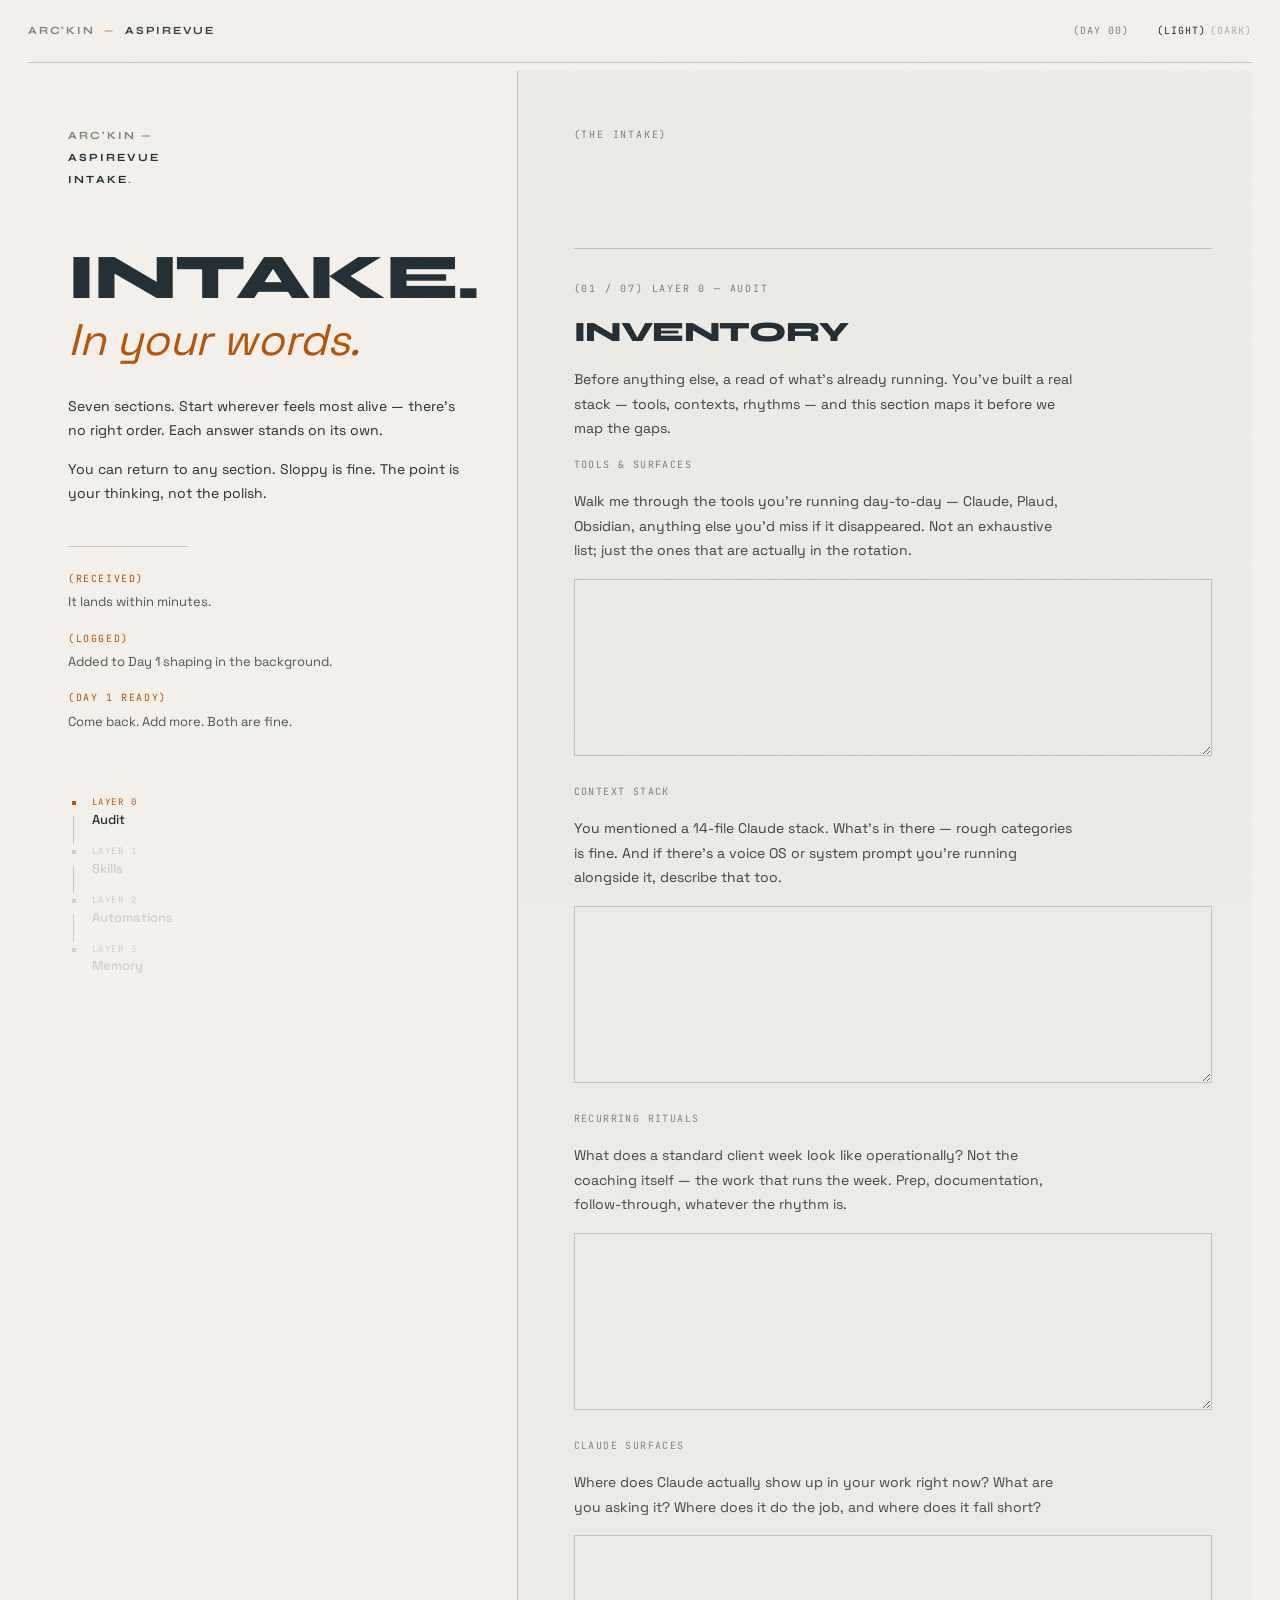
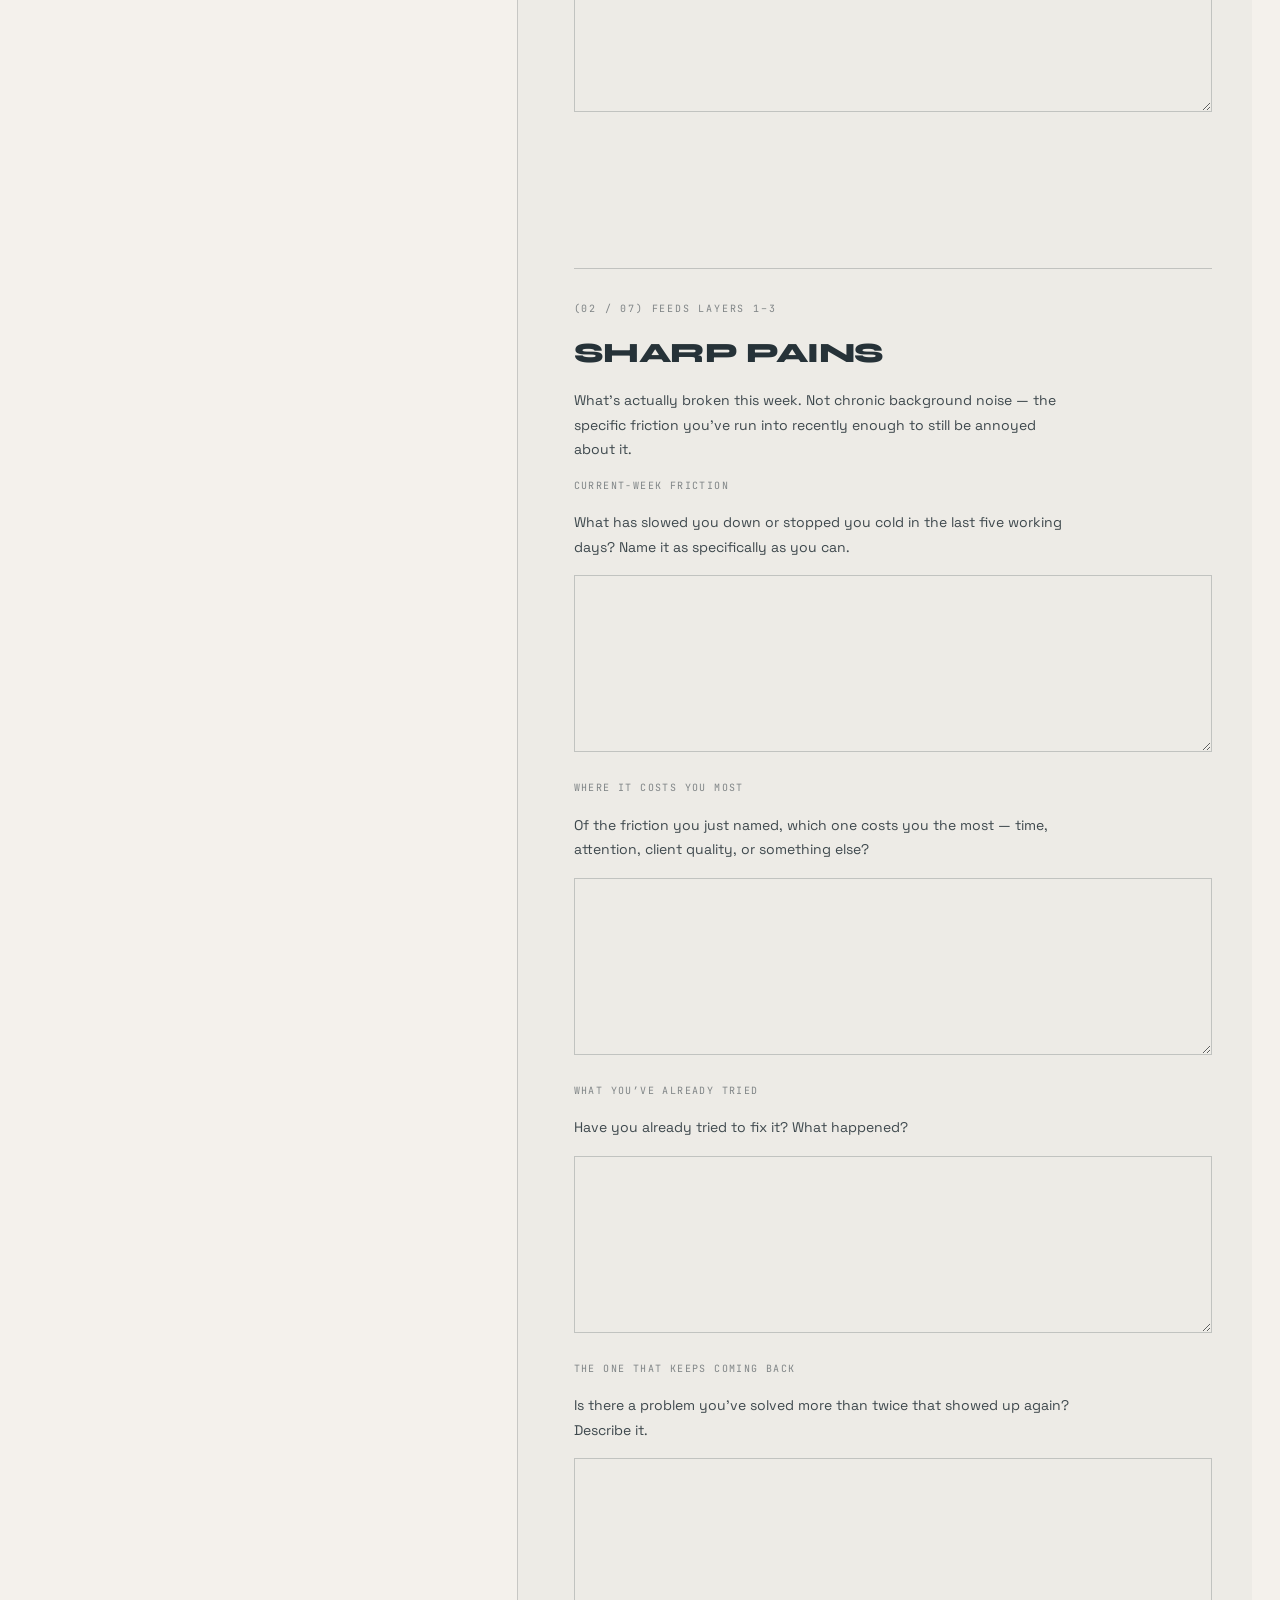
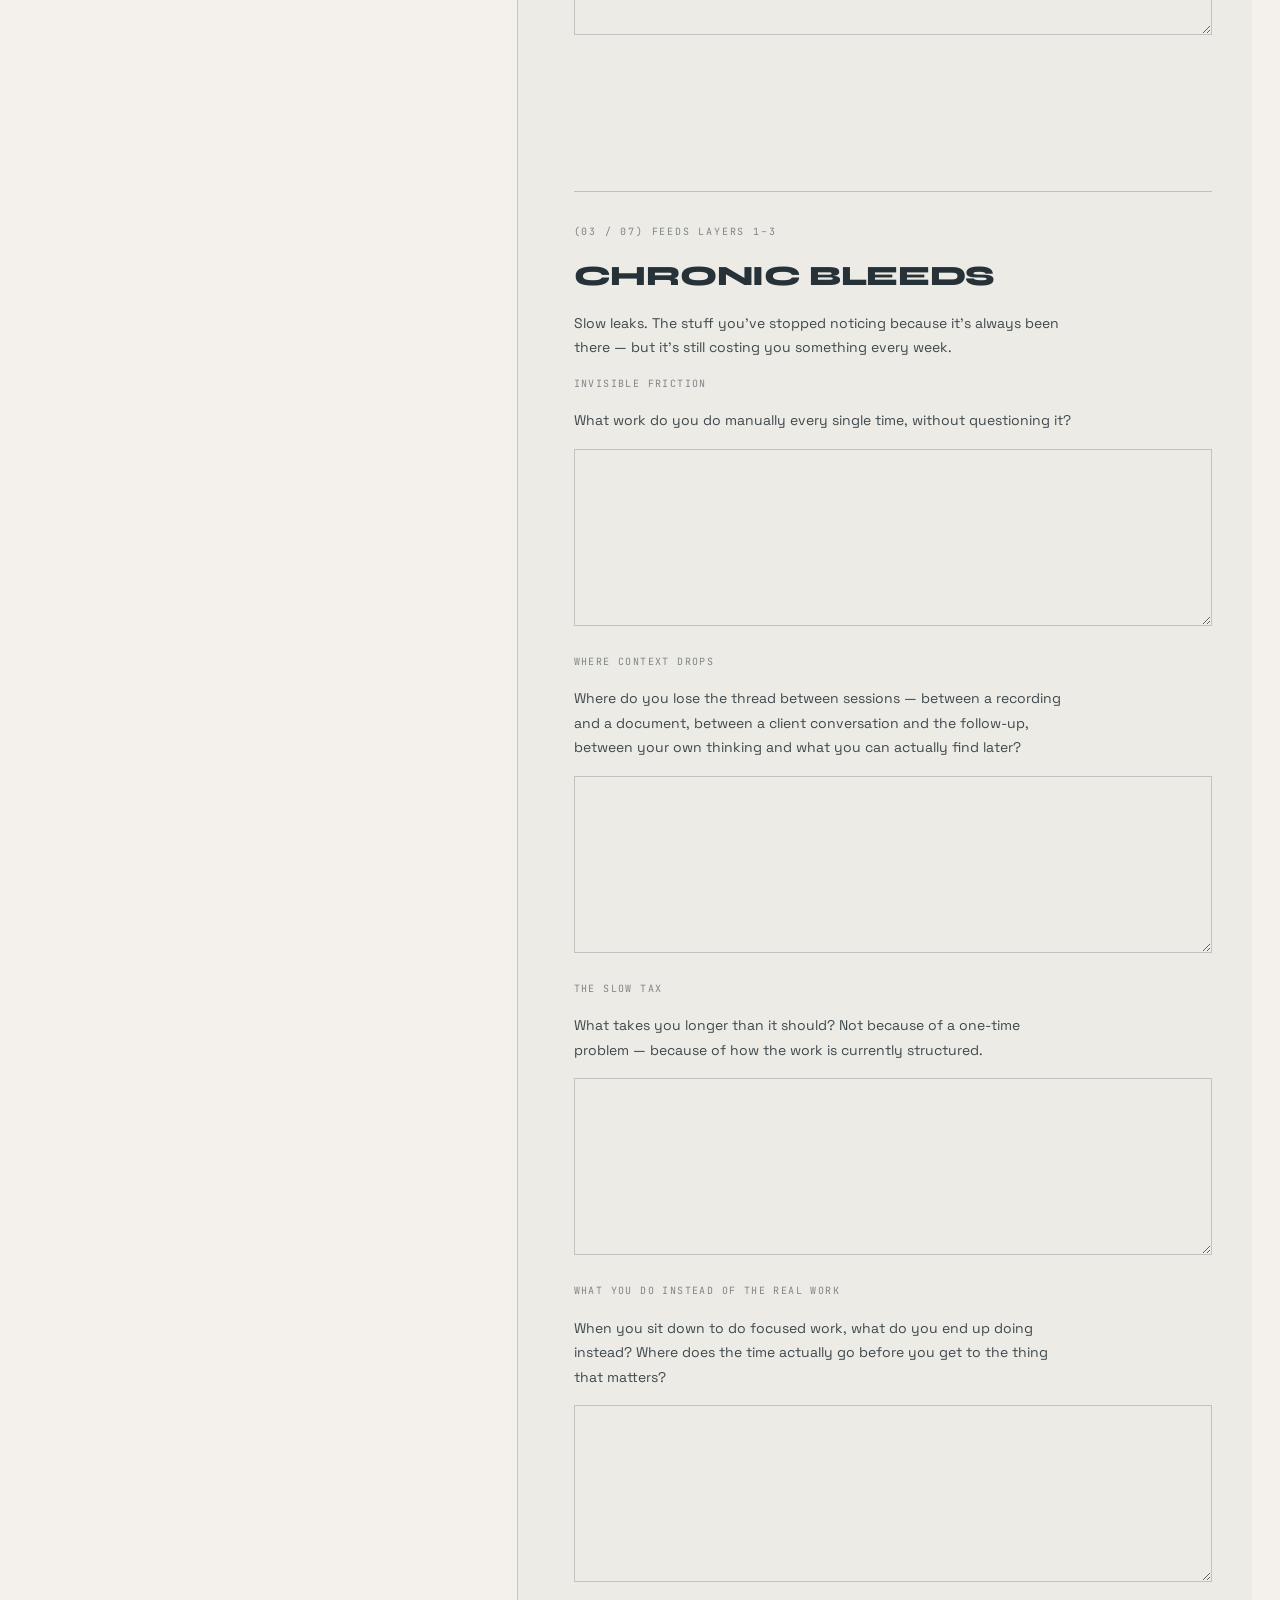
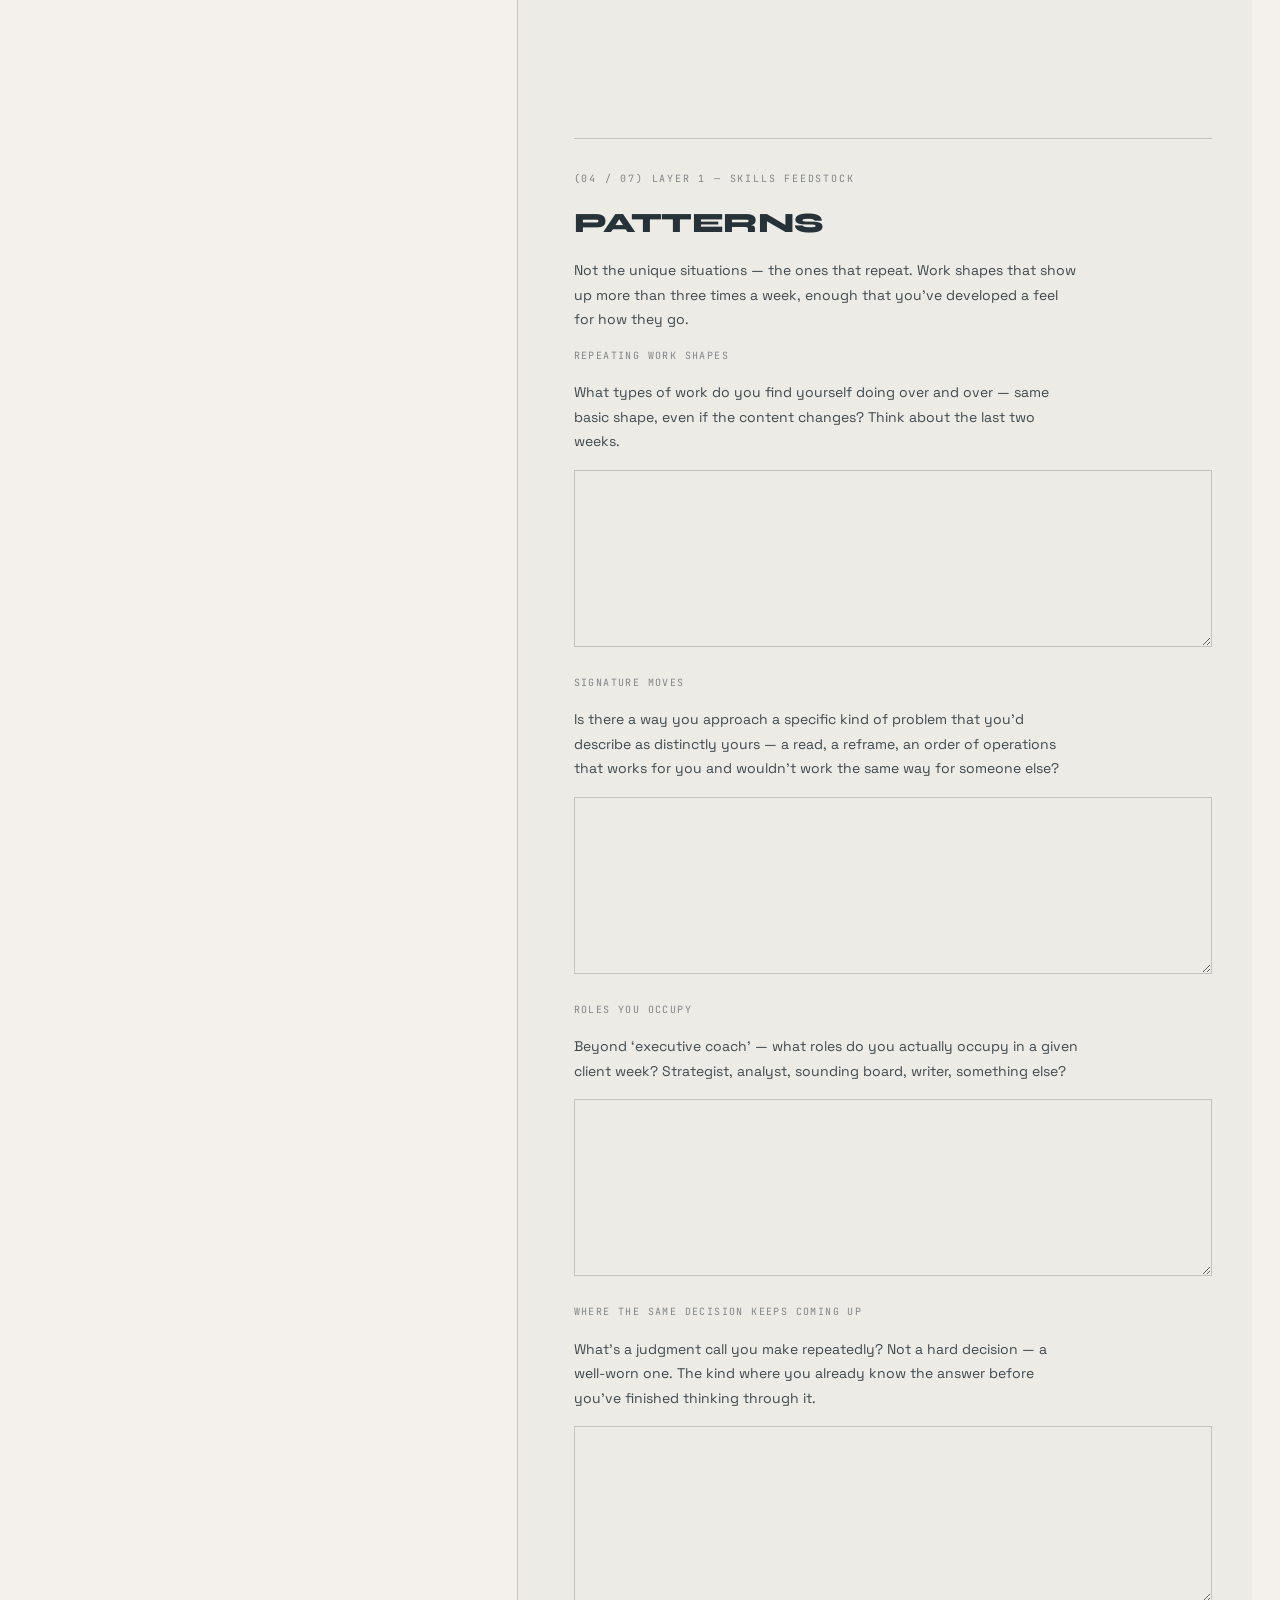
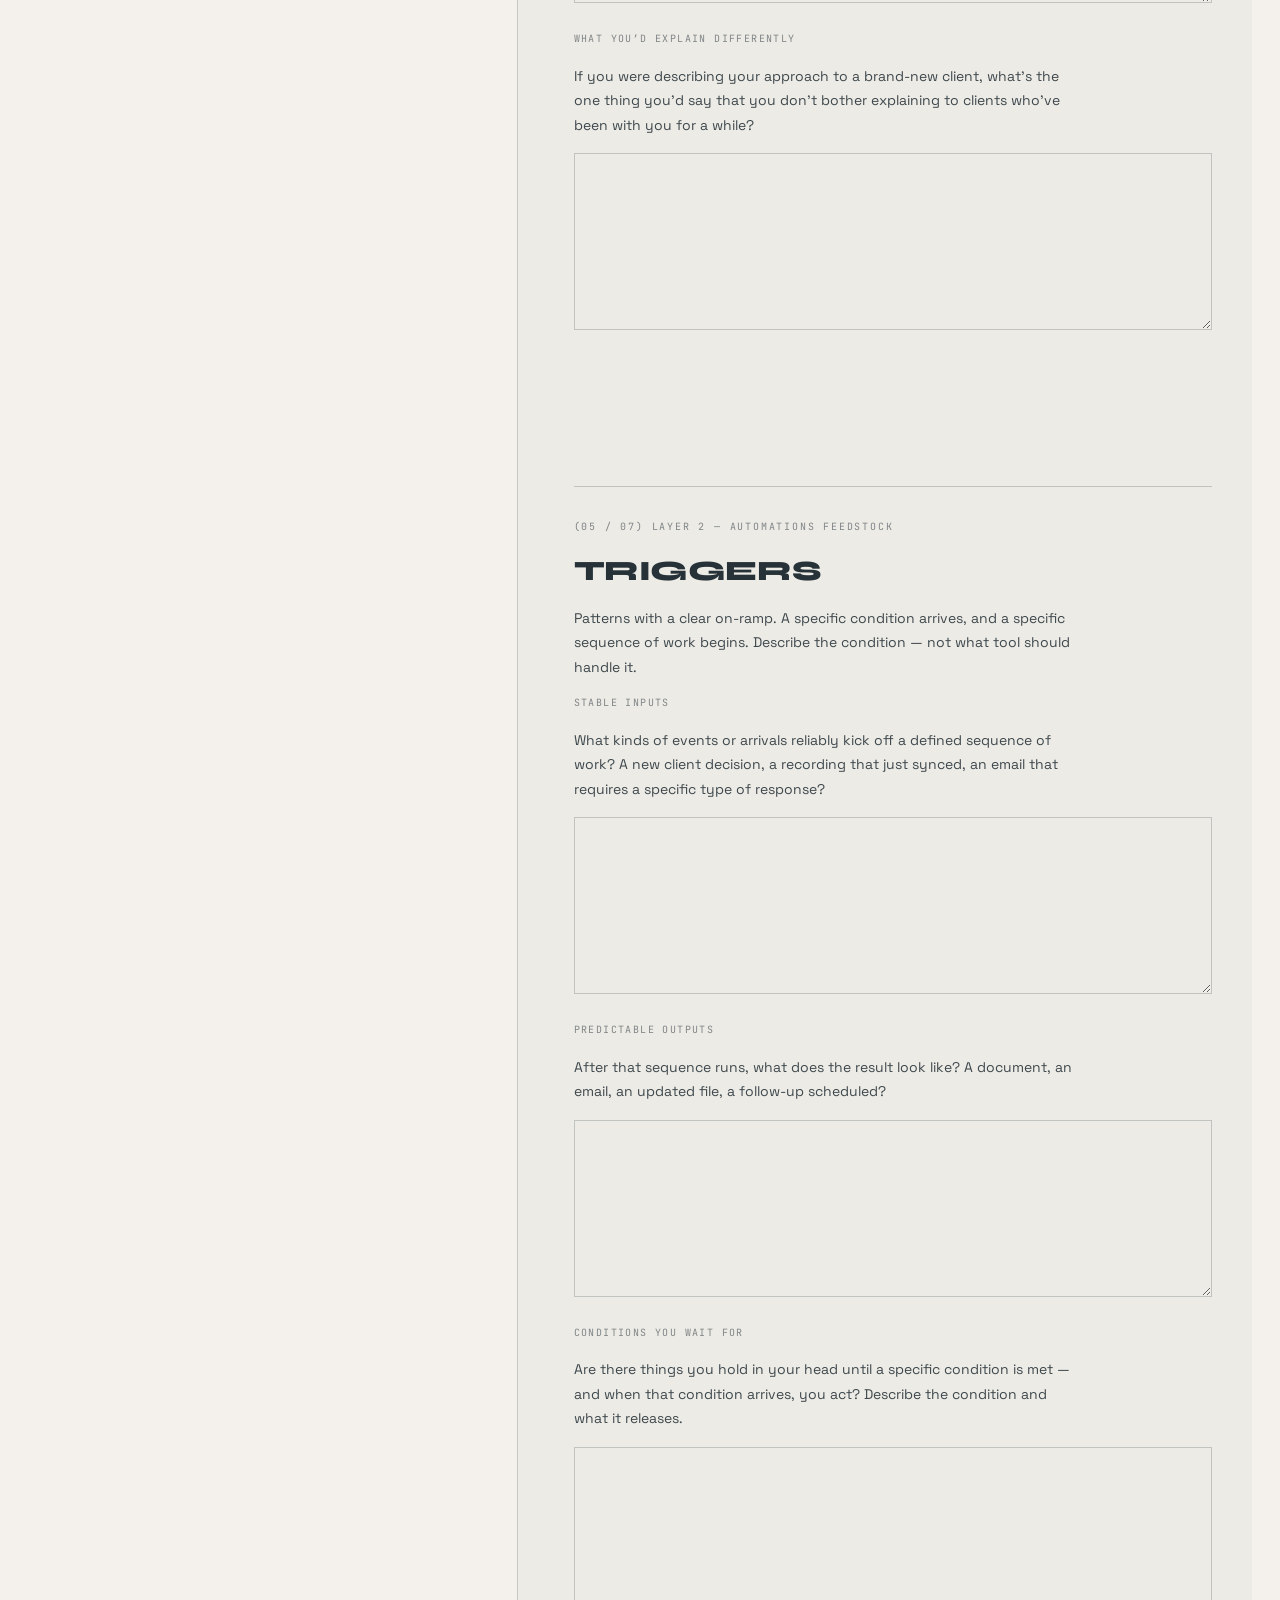
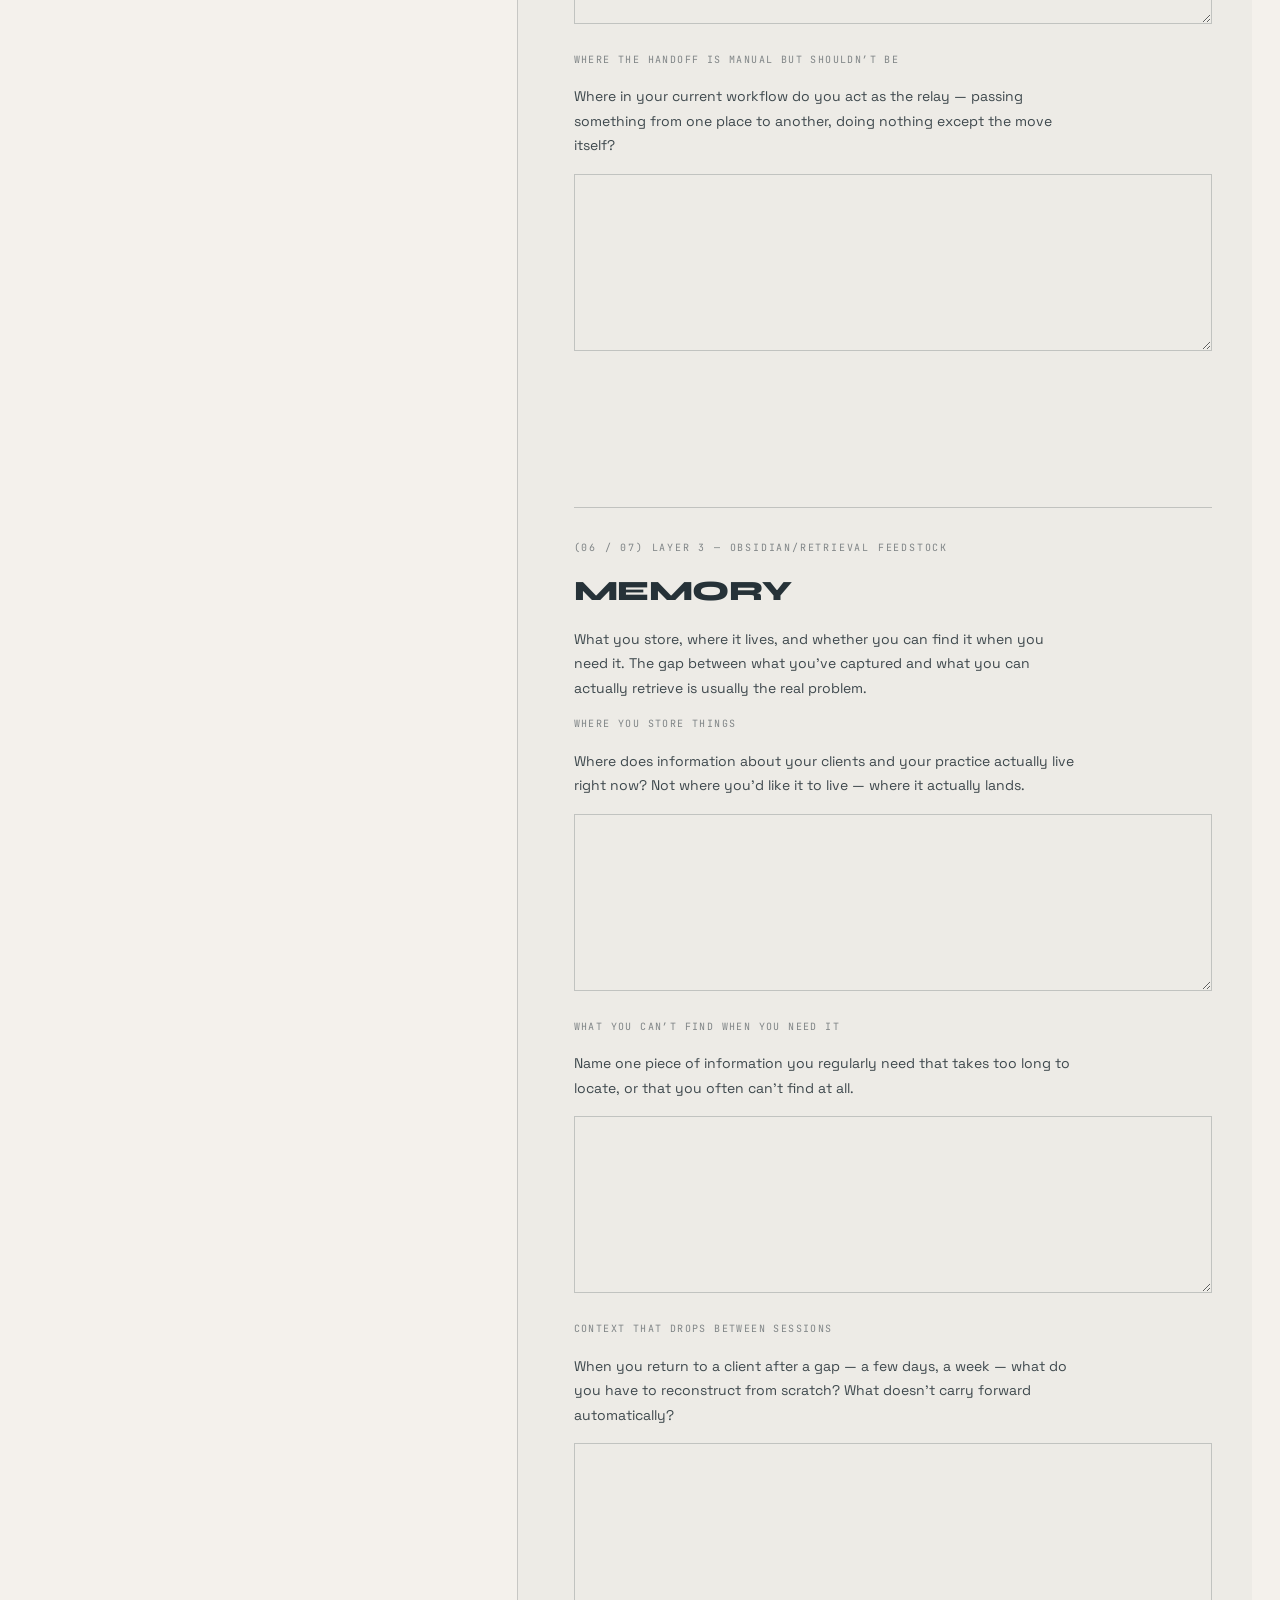
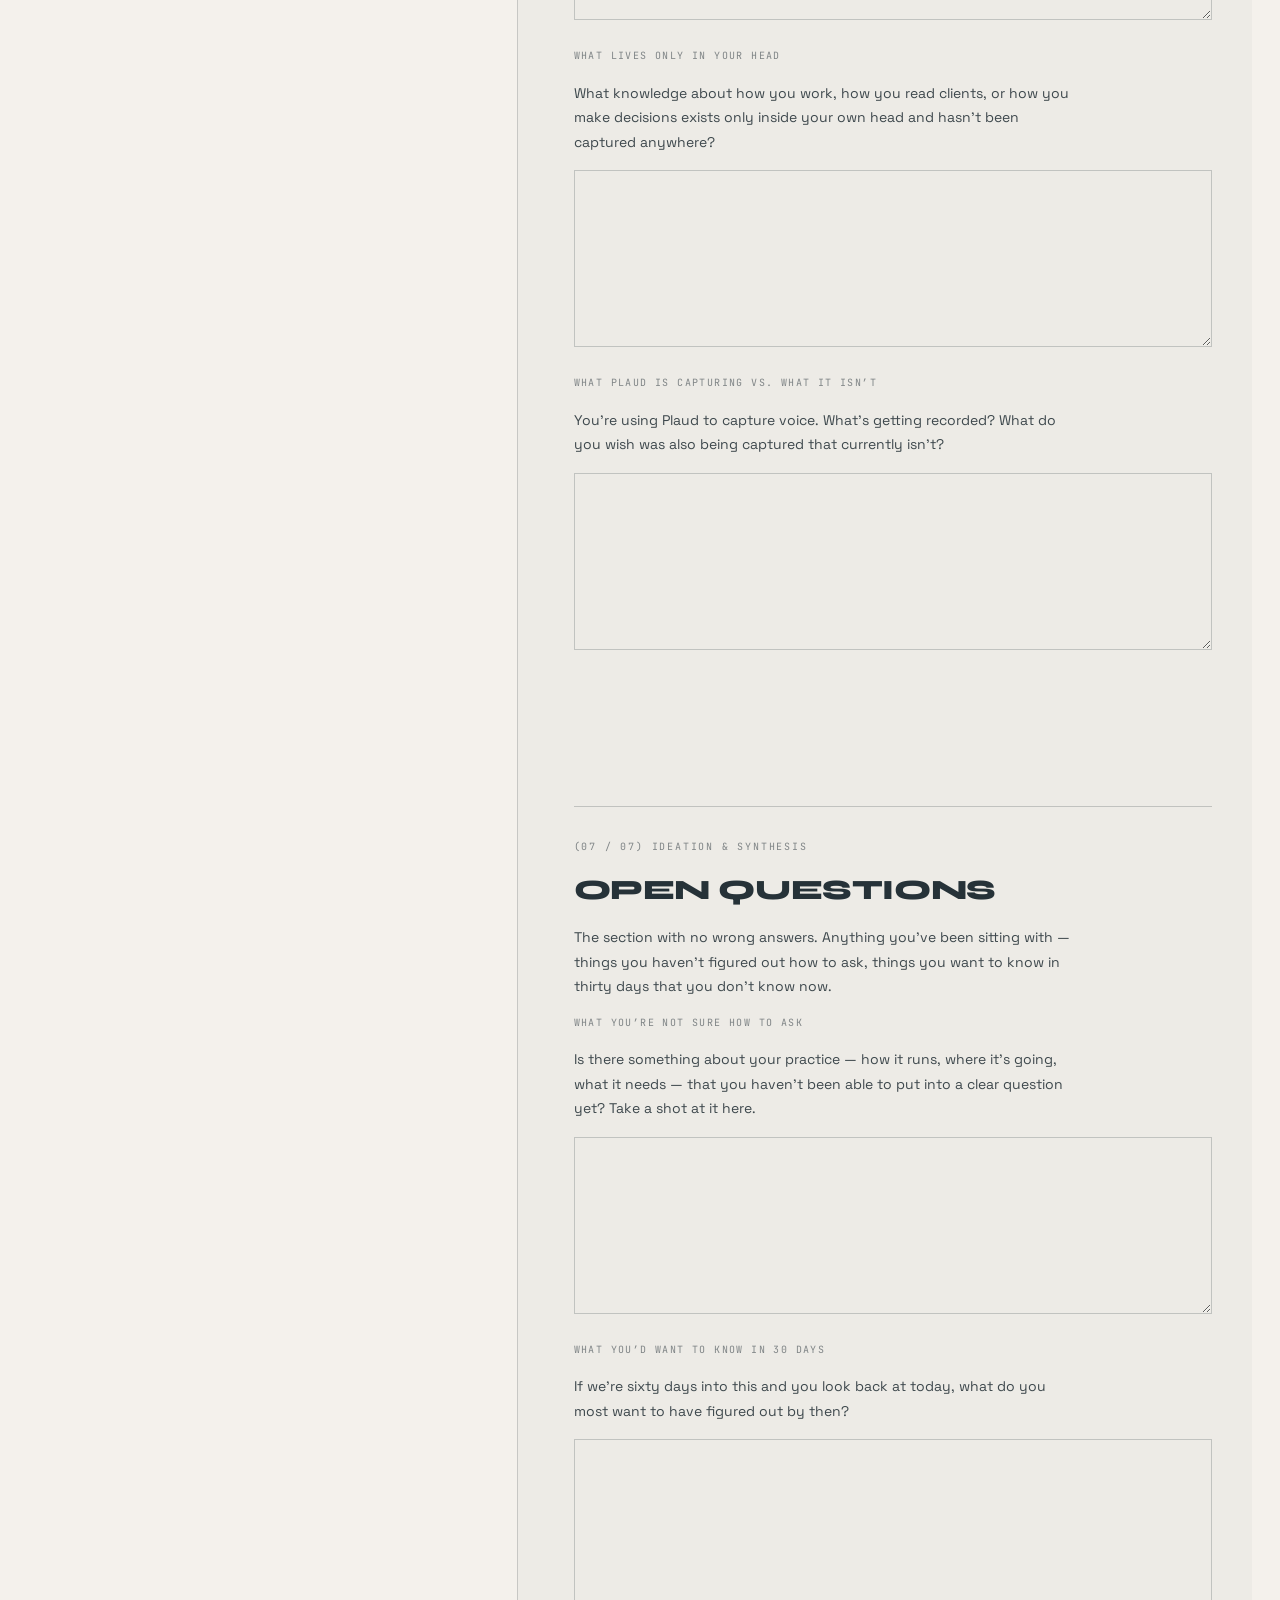
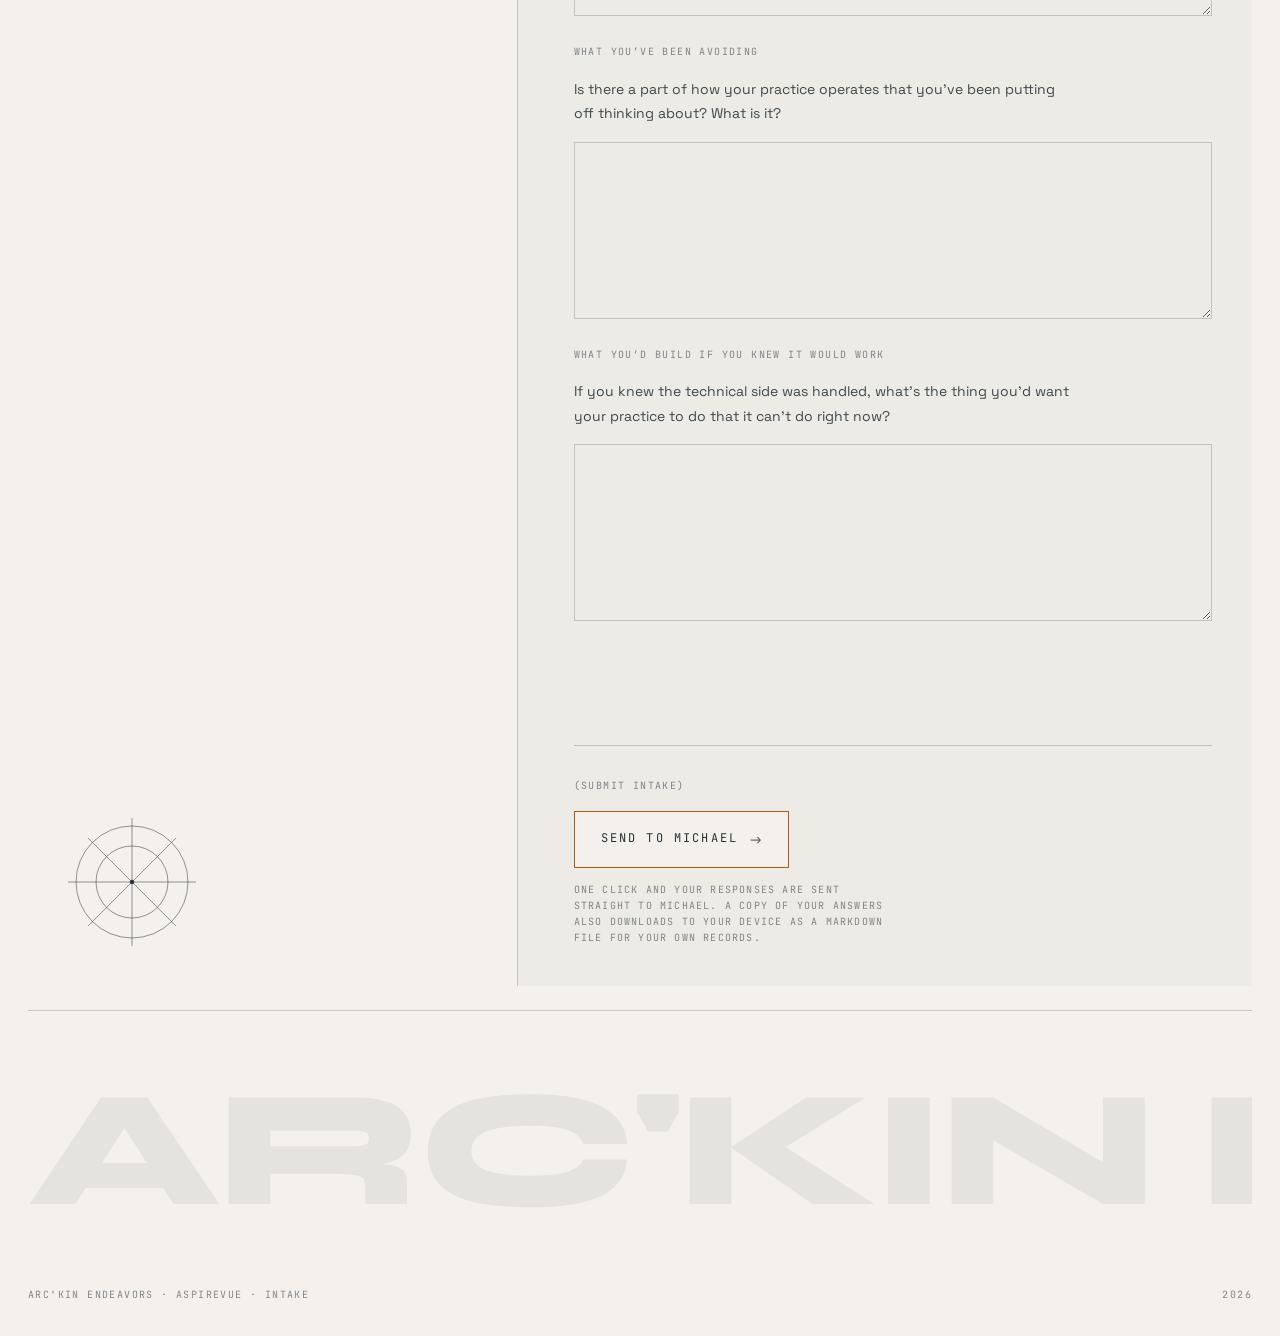
<file: intake/index.html>
<!DOCTYPE html>
<html lang="en" data-theme="dark">
<head>
<meta charset="UTF-8">
<meta name="robots" content="noindex, nofollow, noarchive, nosnippet, noimageindex">
<meta name="viewport" content="width=device-width, initial-scale=1.0">
<title>AspireVue · Intake</title>
<link rel="preconnect" href="https://fonts.googleapis.com">
<link rel="preconnect" href="https://fonts.gstatic.com" crossorigin>
<link href="https://fonts.googleapis.com/css2?family=Syne:wght@700;800&family=Space+Grotesk:wght@400;500;600&family=JetBrains+Mono:wght@400;500&display=swap" rel="stylesheet">
<script>
  (function(){
    try {
      var stored = localStorage.getItem('arckin_theme');
      var systemDark = window.matchMedia('(prefers-color-scheme: dark)').matches;
      var theme = stored || (systemDark ? 'dark' : 'light');
      document.documentElement.setAttribute('data-theme', theme);
    } catch (e) {
      document.documentElement.setAttribute('data-theme', 'dark');
    }
  })();
</script>
<style>
@charset "UTF-8";

/* ===== TOKEN SYSTEM ===== */
:root {
  --font-display: 'Syne', 'Space Grotesk', sans-serif;
  --font-sans:    'Space Grotesk', 'Helvetica Neue', Arial, sans-serif;
  --font-mono:    'JetBrains Mono', 'Menlo', 'Monaco', monospace;

  --ease-out: cubic-bezier(0.23, 1, 0.32, 1);

  --grain-opacity: 0.15;
  --max-w: 1280px;
  --page-pad: 28px;
}

[data-theme="dark"] {
  --bg-canvas: #1c1c1c;
  --bg-pane:   #212121;
  --fg-primary: #B0BEC5;
  --fg-muted:   rgba(176, 190, 197, 0.45);
  --fg-faint:   rgba(176, 190, 197, 0.18);
  --accent-ember: #FFAB40;
  --hairline:   #263238;
  --grain-opacity: 0.15;
}

[data-theme="light"] {
  --bg-canvas: #F4F1EC;
  --bg-pane:   #EDEBE6;
  --fg-primary: #263238;
  --fg-muted:   rgba(38, 50, 56, 0.55);
  --fg-faint:   rgba(38, 50, 56, 0.18);
  --accent-ember: #B8590A;
  --hairline:   rgba(38, 50, 56, 0.22);
  --grain-opacity: 0.10;
}

/* ===== RESET ===== */
*, *::before, *::after { box-sizing: border-box; margin: 0; padding: 0; }
html { font-size: 16px; -webkit-text-size-adjust: 100%; scroll-behavior: smooth; }
body {
  background: var(--bg-canvas);
  color: var(--fg-primary);
  font-family: var(--font-sans);
  font-size: 14px;
  line-height: 1.65;
  font-weight: 400;
  min-height: 100vh;
  overflow-x: hidden;
  transition:
    background-color 320ms var(--ease-out),
    color 320ms var(--ease-out);
}
a { color: inherit; text-decoration: none; }
button { font: inherit; color: inherit; background: none; border: none; padding: 0; cursor: pointer; }
:focus-visible { outline: 2px solid var(--accent-ember); outline-offset: 3px; border-radius: 2px; }
:focus:not(:focus-visible) { outline: none; }

.themable {
  transition:
    background-color 320ms var(--ease-out),
    color 320ms var(--ease-out),
    border-color 320ms var(--ease-out);
}

/* ===== GRAIN MEMBRANE ===== */
.grain-overlay {
  position: fixed;
  inset: 0;
  width: 100vw;
  height: 100vh;
  z-index: 9999;
  pointer-events: none;
  opacity: var(--grain-opacity);
  mix-blend-mode: overlay;
  transition: opacity 320ms var(--ease-out);
}
.grain-overlay svg { width: 100%; height: 100%; display: block; }

/* ===== ARRIVE ANIMATION ===== */
@keyframes arrive {
  from { opacity: 0; transform: translateY(12px); }
  to   { opacity: 1; transform: translateY(0); }
}
.arrive { animation: arrive 540ms var(--ease-out) both; }
.d1 { animation-delay: 60ms; }
.d2 { animation-delay: 140ms; }
.d3 { animation-delay: 220ms; }
.d4 { animation-delay: 300ms; }
@media (prefers-reduced-motion: reduce) {
  *, *::before, *::after { animation-duration: 0.01ms !important; transition-duration: 0.01ms !important; }
  .arrive { animation: none; opacity: 1; transform: none; }
  html { scroll-behavior: auto; }
}

/* ===== PAGE FRAME ===== */
.page {
  position: relative;
  max-width: var(--max-w);
  margin: 0 auto;
  padding: 0 var(--page-pad);
  z-index: 1;
}

/* ===== NAV ===== */
.nav {
  display: flex;
  align-items: center;
  justify-content: space-between;
  padding: 22px 0;
  border-bottom: 1px solid var(--hairline);
}
.nav-brand {
  font-family: var(--font-display);
  font-weight: 700;
  font-size: 11px;
  letter-spacing: 0.16em;
  text-transform: uppercase;
  color: var(--fg-muted);
  user-select: none;
  display: flex;
  align-items: center;
  gap: 10px;
}
.nav-brand-divider {
  color: var(--accent-ember);
  opacity: 0.55;
  transition: opacity 200ms var(--ease-out);
}
.nav-brand-product { color: var(--fg-primary); opacity: 0.9; }
.nav-controls {
  display: flex;
  align-items: center;
  gap: 28px;
}
.nav-back {
  font-family: var(--font-mono);
  font-size: 10px;
  letter-spacing: 0.10em;
  text-transform: uppercase;
  color: var(--fg-muted);
  transition: color 200ms var(--ease-out);
}
.nav-back:hover { color: var(--fg-primary); }

.theme-toggle {
  display: inline-flex;
  align-items: center;
  gap: 4px;
  font-family: var(--font-mono);
  font-size: 10px;
  letter-spacing: 0.10em;
  user-select: none;
  transition: transform 100ms var(--ease-out);
}
.theme-toggle:active { transform: scale(0.97); }
.theme-toggle-opt {
  color: var(--fg-primary);
  opacity: 0.32;
  transition: opacity 220ms var(--ease-out);
}
.theme-toggle:hover .theme-toggle-opt { opacity: 0.55; }
[data-theme="light"] .theme-toggle-opt[data-opt="light"],
[data-theme="dark"]  .theme-toggle-opt[data-opt="dark"]  { opacity: 1; }
[data-theme="light"] .theme-toggle:hover .theme-toggle-opt[data-opt="light"],
[data-theme="dark"]  .theme-toggle:hover .theme-toggle-opt[data-opt="dark"]  { opacity: 1; }

/* ===== TWO-PANE LAYOUT ===== */
.shell {
  display: grid;
  grid-template-columns: 40% 60%;
  min-height: calc(100vh - 64px);
  align-items: stretch;
  margin-top: 8px;
}
.pane {
  position: relative;
  padding: 56px 40px 40px;
  display: flex;
  flex-direction: column;
}
.pane--left {
  background: var(--bg-canvas);
  border-right: 1px solid var(--hairline);
  padding-right: 56px;
}
.pane--right {
  background: var(--bg-pane);
  padding-left: 56px;
}

/* ===== LEFT PANE — BRAND META ===== */
.brand-stack {
  display: flex;
  flex-direction: column;
  gap: 4px;
  font-family: var(--font-display);
  font-weight: 700;
  font-size: 11px;
  letter-spacing: 0.18em;
  text-transform: uppercase;
  color: var(--fg-muted);
}
.brand-stack-line { display: block; }
.brand-stack-product { color: var(--fg-primary); }
.brand-stack-anchor { color: var(--fg-primary); }
.brand-stack-anchor::after {
  content: '.';
  color: var(--accent-ember);
}

.left-title {
  margin-top: 56px;
  font-family: var(--font-display);
  font-weight: 800;
  font-size: clamp(40px, 5.2vw, 64px);
  line-height: 1.0;
  letter-spacing: -0.02em;
  text-transform: uppercase;
  color: var(--fg-primary);
}
.left-title em {
  font-family: var(--font-sans);
  font-weight: 400;
  font-style: italic;
  font-size: clamp(28px, 3.6vw, 44px);
  letter-spacing: -0.01em;
  color: var(--accent-ember);
  text-transform: none;
  display: block;
  margin-top: 8px;
}

.left-prose {
  margin-top: 32px;
  font-family: var(--font-sans);
  font-size: 14px;
  line-height: 1.75;
  color: var(--fg-primary);
  opacity: 0.88;
  max-width: 52ch;
}
.left-prose p + p { margin-top: 14px; }

.hairline-divider {
  width: 120px;
  height: 1px;
  background: var(--hairline);
  margin: 40px 0 24px;
}

.trust-stack {
  display: flex;
  flex-direction: column;
  gap: 18px;
}
.trust-node {
  display: flex;
  flex-direction: column;
  gap: 4px;
  transition: transform 240ms var(--ease-out);
}
@media (hover: hover) and (pointer: fine) {
  .trust-node:hover { transform: translateX(3px); }
}
.trust-node-label {
  position: relative;
  display: inline-block;
}
.trust-node-label::before {
  content: '';
  position: absolute;
  left: -10px;
  top: 50%;
  width: 4px;
  height: 1px;
  background: var(--accent-ember);
  opacity: 0;
  transform: translateY(-50%) scaleX(0);
  transform-origin: right;
  transition: opacity 240ms var(--ease-out), transform 240ms var(--ease-out);
}
@media (hover: hover) and (pointer: fine) {
  .trust-node:hover .trust-node-label::before { opacity: 1; transform: translateY(-50%) scaleX(1); }
}
.trust-node-label {
  font-family: var(--font-mono);
  font-size: 10px;
  font-weight: 400;
  letter-spacing: 0.16em;
  text-transform: uppercase;
  color: var(--accent-ember);
}
.trust-node-desc {
  font-family: var(--font-sans);
  font-size: 13px;
  color: var(--fg-primary);
  opacity: 0.78;
  max-width: 38ch;
}

/* ===== BUILD-ORDER DIAGRAM ===== */
.build-order {
  display: flex;
  flex-direction: column;
  gap: 0;
  opacity: 0.72;
  padding: 24px 0;
  margin-top: 40px;
}

.build-node {
  display: grid;
  grid-template-columns: 12px 1fr;
  grid-template-rows: auto auto;
  column-gap: 12px;
  row-gap: 2px;
  position: relative;
}

.build-node-connector {
  position: absolute;
  left: 5px;
  top: 20px;
  width: 1px;
  height: 28px;
  background: var(--hairline);
}

.build-node-marker {
  grid-column: 1;
  grid-row: 1 / span 2;
  width: 4px;
  height: 4px;
  border-radius: 0;
  margin-top: 5px;
  background: var(--fg-faint);
  align-self: start;
  justify-self: center;
}

.build-node--active .build-node-marker {
  background: var(--accent-ember);
}

.build-node-label {
  grid-column: 2;
  grid-row: 1;
  font-family: var(--font-mono);
  font-size: 9px;
  letter-spacing: 0.16em;
  text-transform: uppercase;
  color: var(--fg-faint);
  line-height: 1.4;
}

.build-node--active .build-node-label {
  color: var(--accent-ember);
}

.build-node-name {
  grid-column: 2;
  grid-row: 2;
  font-family: var(--font-sans);
  font-size: 13px;
  font-weight: 500;
  color: var(--fg-faint);
  line-height: 1.4;
  margin-bottom: 16px;
}

.build-node--active .build-node-name {
  color: var(--fg-primary);
}

.build-node:last-child .build-node-name {
  margin-bottom: 0;
}

@media (hover: hover) and (pointer: fine) {
  .build-node:hover .build-node-label,
  .build-node:hover .build-node-name {
    color: var(--fg-primary);
    transition: color 240ms var(--ease-out);
  }
}

/* Wireframe SVG motif */
.wireframe-motif {
  margin-top: auto;
  padding-top: 56px;
  display: flex;
  align-items: flex-end;
  opacity: 0.22;
}
.wireframe-motif svg {
  width: 128px;
  height: 128px;
  stroke: var(--fg-primary);
  fill: none;
  stroke-width: 0.5;
  transform-origin: center;
  animation: wireframe-rotate 90s linear infinite;
}
@keyframes wireframe-rotate {
  to { transform: rotate(360deg); }
}
@media (prefers-reduced-motion: reduce) {
  .wireframe-motif svg { animation: none; }
}

/* ===== RIGHT PANE — INTAKE SECTIONS ===== */
.right-pane-header {
  position: relative;
  margin-bottom: 8px;
}

.save-cue {
  position: sticky;
  top: 22px;
  float: right;
  font-family: var(--font-mono);
  font-size: 10px;
  letter-spacing: 0.14em;
  text-transform: uppercase;
  color: var(--fg-muted);
  display: none;
}
.save-cue.visible { display: block; }

.right-section-label {
  font-family: var(--font-mono);
  font-size: 10px;
  letter-spacing: 0.18em;
  text-transform: uppercase;
  color: var(--fg-muted);
  margin-bottom: 24px;
}

/* ===== SECTION PACING ===== */
.intake-section {
  padding-top: 72px;
  padding-bottom: 56px;
}

.section-rule {
  width: 100%;
  height: 1px;
  background: var(--hairline);
  margin-bottom: 32px;
}

.section-label {
  font-family: var(--font-mono);
  font-size: 10px;
  letter-spacing: 0.18em;
  text-transform: uppercase;
  color: var(--fg-muted);
  margin-bottom: 20px;
}

.section-heading {
  font-family: var(--font-display);
  font-weight: 800;
  font-size: clamp(22px, 2.4vw, 28px);
  line-height: 1.08;
  letter-spacing: -0.015em;
  text-transform: uppercase;
  color: var(--fg-primary);
  margin-bottom: 20px;
}

.section-prose {
  font-family: var(--font-sans);
  font-size: 14px;
  line-height: 1.75;
  color: var(--fg-primary);
  opacity: 0.88;
  max-width: 56ch;
  margin-bottom: 16px;
}

.field-label {
  font-family: var(--font-mono);
  font-size: 10px;
  font-weight: 400;
  letter-spacing: 0.14em;
  text-transform: uppercase;
  color: var(--fg-muted);
  margin-bottom: 16px;
  display: block;
}

/* ===== TEXTAREA ===== */
textarea {
  min-height: 160px;
  resize: vertical;
  width: 100%;
  background: var(--bg-pane);
  border: 1px solid var(--hairline);
  border-radius: 0;
  padding: 14px 16px;
  font-family: var(--font-sans);
  font-size: 14px;
  line-height: 1.75;
  color: var(--fg-primary);
  transition: border-color 220ms var(--ease-out);
  display: block;
  margin-bottom: 28px;
}
textarea:focus {
  border-color: color-mix(in oklch, var(--accent-ember) 55%, var(--hairline));
  outline: none;
}
textarea:focus-visible {
  outline: 2px solid var(--accent-ember);
  outline-offset: 3px;
  border-radius: 2px;
}

.field-wrapper {
  position: relative;
  margin-bottom: 4px;
}
.char-count {
  font-family: var(--font-mono);
  font-size: 9px;
  color: var(--fg-faint);
  position: absolute;
  bottom: 36px;
  right: 10px;
  pointer-events: none;
  display: none;
}
.char-count.visible { display: block; }

/* ===== MONUMENTAL WORDMARK CLOSER ===== */
.wordmark-closer {
  position: relative;
  margin-top: 24px;
  padding: 56px 0 32px;
  border-top: 1px solid var(--hairline);
  overflow: hidden;
  pointer-events: none;
  user-select: none;
}
.wordmark-ticker {
  display: flex;
  width: max-content;
  animation: ticker-slide 32s linear infinite;
  will-change: transform;
}
.wordmark-ticker-item {
  font-family: var(--font-display);
  font-weight: 800;
  font-size: clamp(72px, 13vw, 168px);
  letter-spacing: -0.025em;
  text-transform: uppercase;
  color: var(--fg-primary);
  opacity: 0.09;
  white-space: nowrap;
  line-height: 1;
  flex-shrink: 0;
  padding-right: 0.4em;
}
.wordmark-ticker-item .sep {
  color: var(--accent-ember);
  opacity: 0.55;
  padding: 0 0.15em;
}
[data-theme="light"] .wordmark-ticker-item { opacity: 0.07; }
@keyframes ticker-slide {
  from { transform: translate3d(0, 0, 0); }
  to   { transform: translate3d(-50%, 0, 0); }
}
@media (prefers-reduced-motion: reduce) {
  .wordmark-ticker { animation: none; transform: translateX(-2vw); }
}

/* ===== FOOTER ===== */
footer {
  display: flex;
  align-items: center;
  justify-content: space-between;
  padding: 22px 0 32px;
  flex-wrap: wrap;
  gap: 12px;
}
.footer-meta {
  font-family: var(--font-mono);
  font-size: 10px;
  letter-spacing: 0.14em;
  text-transform: uppercase;
  color: var(--fg-muted);
}

/* ===== MOBILE ===== */
@media (max-width: 960px) {
  .shell {
    grid-template-columns: 1fr;
    min-height: 0;
  }
  .pane--left {
    border-right: none;
    border-bottom: 1px solid var(--hairline);
    padding: 40px 24px 32px;
  }
  .pane--right {
    padding: 40px 24px 32px;
  }
  .left-title { margin-top: 32px; }
  .wireframe-motif { display: none; }
  .intake-section {
    padding-top: 56px;
    padding-bottom: 40px;
  }
  .nav-controls { gap: 16px; }
}

@media (max-width: 540px) {
  :root { --page-pad: 18px; }
  .pane--left,
  .pane--right { padding-left: 20px; padding-right: 20px; }
  .nav-back { display: none; }
}

/* ===== SUBMIT INTAKE BLOCK ===== */
.intake-submit-area {
  margin-top: 40px;
  padding-top: 32px;
  border-top: 1px solid var(--hairline);
}
.intake-submit-eyebrow {
  font-family: var(--font-mono);
  font-size: 10px;
  letter-spacing: 0.14em;
  text-transform: uppercase;
  color: var(--fg-muted);
  margin-bottom: 16px;
  display: block;
}
.intake-submit-btn {
  display: inline-flex;
  align-items: center;
  gap: 12px;
  font-family: var(--font-mono);
  font-size: 12px;
  letter-spacing: 0.18em;
  text-transform: uppercase;
  color: var(--fg-primary);
  background: var(--bg-canvas);
  border: 1px solid var(--accent-ember);
  padding: 16px 26px;
  cursor: pointer;
  transition: background-color 220ms var(--ease-out), color 220ms var(--ease-out), transform 100ms var(--ease-out);
}
.intake-submit-btn:hover {
  background: var(--accent-ember);
  color: var(--bg-canvas);
}
.intake-submit-btn:active { transform: scale(0.98); }
.intake-submit-btn:focus-visible { outline: 2px solid var(--accent-ember); outline-offset: 3px; }
.intake-submit-btn[disabled] { cursor: progress; opacity: 0.85; }
.intake-submit-btn[disabled]:hover { background: var(--bg-canvas); color: var(--fg-primary); }
.intake-submit-btn--sent { background: var(--accent-ember); color: var(--bg-canvas); cursor: default; }
.intake-submit-btn--sent:hover { background: var(--accent-ember); color: var(--bg-canvas); }
.intake-submit-status.intake-submit-status--error { border-left-color: #c0392b; }
.intake-submit-status.intake-submit-status--error .intake-submit-status-title { color: #c0392b; }
.intake-submit-btn-arrow {
  font-family: var(--font-display);
  font-size: 14px;
  letter-spacing: 0;
  opacity: 0.8;
}
.intake-submit-helper {
  display: block;
  margin-top: 14px;
  font-family: var(--font-mono);
  font-size: 10px;
  letter-spacing: 0.12em;
  text-transform: uppercase;
  color: var(--fg-muted);
  max-width: 52ch;
  line-height: 1.6;
}
.intake-submit-status {
  display: none;
  margin-top: 28px;
  padding: 18px 22px;
  border-left: 2px solid var(--accent-ember);
  background: var(--bg-pane);
}
.intake-submit-status.visible { display: block; animation: arrive 540ms var(--ease-out) both; }
.intake-submit-status-title {
  font-family: var(--font-mono);
  font-size: 10px;
  letter-spacing: 0.18em;
  text-transform: uppercase;
  color: var(--accent-ember);
  margin-bottom: 10px;
}
.intake-submit-status-body {
  font-family: var(--font-sans);
  font-size: 13px;
  line-height: 1.7;
  color: var(--fg-primary);
  opacity: 0.9;
}
.intake-submit-status-body strong { color: var(--fg-primary); opacity: 1; font-weight: 500; }
</style>
</head>
<body>

<!-- GRAIN MEMBRANE -->
<div class="grain-overlay" aria-hidden="true">
  <svg xmlns="http://www.w3.org/2000/svg" preserveAspectRatio="none">
    <filter id="grain-noise">
      <feTurbulence type="fractalNoise" baseFrequency="0.85" numOctaves="3" stitchTiles="stitch" seed="7"/>
      <feColorMatrix type="matrix" values="
        0 0 0 0 0
        0 0 0 0 0
        0 0 0 0 0
        0 0 0 0.9 0"/>
    </filter>
    <rect width="100%" height="100%" filter="url(#grain-noise)"/>
  </svg>
</div>

<div class="page">

  <!-- NAV -->
  <nav class="nav themable" role="navigation" aria-label="Page navigation">
    <div class="nav-brand">
      <span>Arc'kin</span>
      <span class="nav-brand-divider">—</span>
      <span class="nav-brand-product">AspireVue</span>
    </div>
    <div class="nav-controls">
      <a class="nav-back" href="../day-00/">(DAY 00)</a>
      <button class="theme-toggle" type="button" data-theme-toggle aria-label="Toggle color scheme">
        <span class="theme-toggle-opt" data-opt="light">(LIGHT)</span>
        <span class="theme-toggle-opt" data-opt="dark">(DARK)</span>
      </button>
    </div>
  </nav>

  <!-- TWO-PANE SHELL -->
  <main class="shell">

    <!-- LEFT PANE -->
    <section class="pane pane--left themable" aria-labelledby="left-title">
      <div class="brand-stack arrive">
        <span class="brand-stack-line">Arc'kin —</span>
        <span class="brand-stack-line brand-stack-product">AspireVue</span>
        <span class="brand-stack-line brand-stack-anchor">Intake</span>
      </div>

      <h1 class="left-title arrive d1" id="left-title">
        Intake.
        <em>In your words.</em>
      </h1>

      <div class="left-prose arrive d2">
        <p>Seven sections. Start wherever feels most alive — there's no right order. Each answer stands on its own.</p>
        <p>You can return to any section. Sloppy is fine. The point is your thinking, not the polish.</p>
      </div>

      <div class="hairline-divider arrive d3" aria-hidden="true"></div>

      <div class="trust-stack arrive d3">
        <div class="trust-node">
          <span class="trust-node-label">(RECEIVED)</span>
          <span class="trust-node-desc">It lands within minutes.</span>
        </div>
        <div class="trust-node">
          <span class="trust-node-label">(LOGGED)</span>
          <span class="trust-node-desc">Added to Day 1 shaping in the background.</span>
        </div>
        <div class="trust-node">
          <span class="trust-node-label">(DAY 1 READY)</span>
          <span class="trust-node-desc">Come back. Add more. Both are fine.</span>
        </div>
      </div>

      <!-- BUILD-ORDER DIAGRAM: inserted between trust-stack and wireframe motif -->
      <div class="build-order arrive d4" aria-label="Build sequence: Layer 0 through Layer 3">
        <div class="build-node build-node--active" data-layer="0">
          <span class="build-node-marker" aria-hidden="true"></span>
          <span class="build-node-label">LAYER 0</span>
          <span class="build-node-name">Audit</span>
          <div class="build-node-connector" aria-hidden="true"></div>
        </div>
        <div class="build-node" data-layer="1">
          <span class="build-node-marker" aria-hidden="true"></span>
          <span class="build-node-label">LAYER 1</span>
          <span class="build-node-name">Skills</span>
          <div class="build-node-connector" aria-hidden="true"></div>
        </div>
        <div class="build-node" data-layer="2">
          <span class="build-node-marker" aria-hidden="true"></span>
          <span class="build-node-label">LAYER 2</span>
          <span class="build-node-name">Automations</span>
          <div class="build-node-connector" aria-hidden="true"></div>
        </div>
        <div class="build-node" data-layer="3">
          <span class="build-node-marker" aria-hidden="true"></span>
          <span class="build-node-label">LAYER 3</span>
          <span class="build-node-name">Memory</span>
          <!-- no connector on last node -->
        </div>
      </div>

      <div class="wireframe-motif arrive d4" aria-hidden="true">
        <svg viewBox="0 0 128 128" xmlns="http://www.w3.org/2000/svg">
          <circle cx="64" cy="64" r="56"/>
          <circle cx="64" cy="64" r="36"/>
          <circle cx="64" cy="64" r="2" fill="currentColor"/>
          <line x1="0" y1="64" x2="128" y2="64"/>
          <line x1="64" y1="0" x2="64" y2="128"/>
          <line x1="20" y1="20" x2="108" y2="108"/>
          <line x1="108" y1="20" x2="20" y2="108"/>
        </svg>
      </div>
    </section>

    <!-- RIGHT PANE -->
    <section class="pane pane--right themable" aria-labelledby="intake-heading">

      <div class="right-pane-header">
        <div id="save-cue" class="save-cue" aria-live="polite" aria-atomic="true"></div>
        <div class="right-section-label arrive">(THE INTAKE)</div>
      </div>

      <div id="intake-form" class="arrive d1">
        <!-- Sections rendered by JS from embedded data -->
      </div>

    </section>

  </main>

  <!-- MONUMENTAL WORDMARK CLOSER -->
  <div class="wordmark-closer themable" aria-hidden="true">
    <div class="wordmark-ticker">
      <span class="wordmark-ticker-item">Arc'kin Endeavors<span class="sep">·</span></span>
      <span class="wordmark-ticker-item">Arc'kin Endeavors<span class="sep">·</span></span>
      <span class="wordmark-ticker-item">Arc'kin Endeavors<span class="sep">·</span></span>
      <span class="wordmark-ticker-item">Arc'kin Endeavors<span class="sep">·</span></span>
    </div>
  </div>

  <!-- FOOTER -->
  <footer class="themable">
    <div class="footer-meta">Arc'kin Endeavors · AspireVue · Intake</div>
    <div class="footer-meta">2026</div>
  </footer>

</div>

<script>
// ===== INTAKE DATA =====
// Embedded at build time from data.yaml. Edit data.yaml; this block regenerates.
var INTAKE_DATA = {
  sections: [
    {
      section_id: "inventory",
      title: "Inventory",
      layer_label: "Layer 0 — Audit",
      preamble: "Before anything else, a read of what’s already running. You’ve built a real stack — tools, contexts, rhythms — and this section maps it before we map the gaps.",
      prompts: [
        { id: "inv-01", text: "Walk me through the tools you’re running day-to-day — Claude, Plaud, Obsidian, anything else you’d miss if it disappeared. Not an exhaustive list; just the ones that are actually in the rotation.", sub_label: "Tools & surfaces" },
        { id: "inv-02", text: "You mentioned a 14-file Claude stack. What’s in there — rough categories is fine. And if there’s a voice OS or system prompt you’re running alongside it, describe that too.", sub_label: "Context stack" },
        { id: "inv-03", text: "What does a standard client week look like operationally? Not the coaching itself — the work that runs the week. Prep, documentation, follow-through, whatever the rhythm is.", sub_label: "Recurring rituals" },
        { id: "inv-04", text: "Where does Claude actually show up in your work right now? What are you asking it? Where does it do the job, and where does it fall short?", sub_label: "Claude surfaces" }
      ]
    },
    {
      section_id: "sharp-pains",
      title: "Sharp Pains",
      layer_label: "feeds Layers 1–3",
      preamble: "What’s actually broken this week. Not chronic background noise — the specific friction you’ve run into recently enough to still be annoyed about it.",
      prompts: [
        { id: "sp-01", text: "What has slowed you down or stopped you cold in the last five working days? Name it as specifically as you can.", sub_label: "Current-week friction" },
        { id: "sp-02", text: "Of the friction you just named, which one costs you the most — time, attention, client quality, or something else?", sub_label: "Where it costs you most" },
        { id: "sp-03", text: "Have you already tried to fix it? What happened?", sub_label: "What you’ve already tried" },
        { id: "sp-04", text: "Is there a problem you’ve solved more than twice that showed up again? Describe it.", sub_label: "The one that keeps coming back" }
      ]
    },
    {
      section_id: "chronic-bleeds",
      title: "Chronic Bleeds",
      layer_label: "feeds Layers 1–3",
      preamble: "Slow leaks. The stuff you’ve stopped noticing because it’s always been there — but it’s still costing you something every week.",
      prompts: [
        { id: "cb-01", text: "What work do you do manually every single time, without questioning it?", sub_label: "Invisible friction" },
        { id: "cb-02", text: "Where do you lose the thread between sessions — between a recording and a document, between a client conversation and the follow-up, between your own thinking and what you can actually find later?", sub_label: "Where context drops" },
        { id: "cb-03", text: "What takes you longer than it should? Not because of a one-time problem — because of how the work is currently structured.", sub_label: "The slow tax" },
        { id: "cb-04", text: "When you sit down to do focused work, what do you end up doing instead? Where does the time actually go before you get to the thing that matters?", sub_label: "What you do instead of the real work" }
      ]
    },
    {
      section_id: "patterns",
      title: "Patterns",
      layer_label: "Layer 1 — Skills feedstock",
      preamble: "Not the unique situations — the ones that repeat. Work shapes that show up more than three times a week, enough that you’ve developed a feel for how they go.",
      prompts: [
        { id: "pat-01", text: "What types of work do you find yourself doing over and over — same basic shape, even if the content changes? Think about the last two weeks.", sub_label: "Repeating work shapes" },
        { id: "pat-02", text: "Is there a way you approach a specific kind of problem that you’d describe as distinctly yours — a read, a reframe, an order of operations that works for you and wouldn’t work the same way for someone else?", sub_label: "Signature moves" },
        { id: "pat-03", text: "Beyond ‘executive coach’ — what roles do you actually occupy in a given client week? Strategist, analyst, sounding board, writer, something else?", sub_label: "Roles you occupy" },
        { id: "pat-04", text: "What’s a judgment call you make repeatedly? Not a hard decision — a well-worn one. The kind where you already know the answer before you’ve finished thinking through it.", sub_label: "Where the same decision keeps coming up" },
        { id: "pat-05", text: "If you were describing your approach to a brand-new client, what’s the one thing you’d say that you don’t bother explaining to clients who’ve been with you for a while?", sub_label: "What you’d explain differently" }
      ]
    },
    {
      section_id: "triggers",
      title: "Triggers",
      layer_label: "Layer 2 — Automations feedstock",
      preamble: "Patterns with a clear on-ramp. A specific condition arrives, and a specific sequence of work begins. Describe the condition — not what tool should handle it.",
      prompts: [
        { id: "tr-01", text: "What kinds of events or arrivals reliably kick off a defined sequence of work? A new client decision, a recording that just synced, an email that requires a specific type of response?", sub_label: "Stable inputs" },
        { id: "tr-02", text: "After that sequence runs, what does the result look like? A document, an email, an updated file, a follow-up scheduled?", sub_label: "Predictable outputs" },
        { id: "tr-03", text: "Are there things you hold in your head until a specific condition is met — and when that condition arrives, you act? Describe the condition and what it releases.", sub_label: "Conditions you wait for" },
        { id: "tr-04", text: "Where in your current workflow do you act as the relay — passing something from one place to another, doing nothing except the move itself?", sub_label: "Where the handoff is manual but shouldn’t be" }
      ]
    },
    {
      section_id: "memory",
      title: "Memory",
      layer_label: "Layer 3 — Obsidian/retrieval feedstock",
      preamble: "What you store, where it lives, and whether you can find it when you need it. The gap between what you’ve captured and what you can actually retrieve is usually the real problem.",
      prompts: [
        { id: "mem-01", text: "Where does information about your clients and your practice actually live right now? Not where you’d like it to live — where it actually lands.", sub_label: "Where you store things" },
        { id: "mem-02", text: "Name one piece of information you regularly need that takes too long to locate, or that you often can’t find at all.", sub_label: "What you can’t find when you need it" },
        { id: "mem-03", text: "When you return to a client after a gap — a few days, a week — what do you have to reconstruct from scratch? What doesn’t carry forward automatically?", sub_label: "Context that drops between sessions" },
        { id: "mem-04", text: "What knowledge about how you work, how you read clients, or how you make decisions exists only inside your own head and hasn’t been captured anywhere?", sub_label: "What lives only in your head" },
        { id: "mem-05", text: "You’re using Plaud to capture voice. What’s getting recorded? What do you wish was also being captured that currently isn’t?", sub_label: "What Plaud is capturing vs. what it isn’t" }
      ]
    },
    {
      section_id: "open-questions",
      title: "Open Questions",
      layer_label: "ideation & synthesis",
      preamble: "The section with no wrong answers. Anything you’ve been sitting with — things you haven’t figured out how to ask, things you want to know in thirty days that you don’t know now.",
      prompts: [
        { id: "oq-01", text: "Is there something about your practice — how it runs, where it’s going, what it needs — that you haven’t been able to put into a clear question yet? Take a shot at it here.", sub_label: "What you’re not sure how to ask" },
        { id: "oq-02", text: "If we’re sixty days into this and you look back at today, what do you most want to have figured out by then?", sub_label: "What you’d want to know in 30 days" },
        { id: "oq-03", text: "Is there a part of how your practice operates that you’ve been putting off thinking about? What is it?", sub_label: "What you’ve been avoiding" },
        { id: "oq-04", text: "If you knew the technical side was handled, what’s the thing you’d want your practice to do that it can’t do right now?", sub_label: "What you’d build if you knew it would work" }
      ]
    }
  ],
  tally_form_id: "aQKAL9"
};

// ===== RENDER SECTIONS =====
(function () {
  var container = document.getElementById('intake-form');
  if (!container) return;

  var sections = INTAKE_DATA.sections;
  var html = '';

  for (var s = 0; s < sections.length; s++) {
    var sec = sections[s];
    var sectionNum = String(s + 1).padStart(2, '0');

    html += '<section class="intake-section" id="section-' + sec.section_id + '" aria-labelledby="heading-' + sec.section_id + '">';
    html += '<div class="section-rule" aria-hidden="true"></div>';
    html += '<div class="section-label">(' + sectionNum + ' / ' + String(sections.length).padStart(2, '0') + ') ' + sec.layer_label + '</div>';
    html += '<h2 class="section-heading" id="heading-' + sec.section_id + '">' + sec.title + '</h2>';
    html += '<p class="section-prose">' + escHtml(sec.preamble) + '</p>';

    for (var p = 0; p < sec.prompts.length; p++) {
      var prompt = sec.prompts[p];
      var fieldId = prompt.id;

      html += '<label class="field-label" for="' + fieldId + '">' + escHtml(prompt.sub_label) + '</label>';
      html += '<p class="section-prose">' + escHtml(prompt.text) + '</p>';
      html += '<div class="field-wrapper">';
      html += '<textarea id="' + fieldId + '" name="' + fieldId + '" rows="6" data-section="' + sec.section_id + '" autocomplete="off" spellcheck="true"></textarea>';
      html += '</div>';
    }

    html += '</section>';
  }

  // Submit block — cross-origin POST to Tally form aQKAL9 respond endpoint + parallel .md download.
  html += '<div class="intake-submit-area" id="intake-submit-area">';
  html += '<span class="intake-submit-eyebrow">(SUBMIT INTAKE)</span>';
  html += '<button type="button" id="intake-submit-btn" class="intake-submit-btn" aria-label="Submit intake to Michael">';
  html += '<span class="intake-submit-btn-label">Send to Michael</span><span class="intake-submit-btn-arrow" aria-hidden="true">→</span>';
  html += '</button>';
  html += '<span class="intake-submit-helper">One click and your responses are sent straight to Michael. A copy of your answers also downloads to your device as a Markdown file for your own records.</span>';
  html += '<div class="intake-submit-status" id="intake-submit-status" role="status" aria-live="polite">';
  html += '<div class="intake-submit-status-title" id="intake-submit-status-title">(SENT)</div>';
  html += '<div class="intake-submit-status-body" id="intake-submit-status-body"></div>';
  html += '</div>';
  html += '</div>';

  container.innerHTML = html;

  wireSubmit();
  // Wire autosave cue
  wireSaveCue();
})();

// ===== SUBMIT HANDLER =====
var TALLY_FORM_ID = 'aQKAL9';
var TALLY_RESPOND_URL = 'https://api.tally.so/forms/' + TALLY_FORM_ID + '/respond';
var INTAKE_RECIPIENT = 'mvl@arckin.io'; // documentation only — Tally form delivers to whatever is configured in the form settings

// Tally blockGroupUuids in prompt-order — mirrors data.yaml tally_block_uuids.
// Order = sections.prompts flat: inv-01..04, sp-01..04, cb-01..04, pat-01..05, tr-01..04, mem-01..05, oq-01..04
var TALLY_BLOCK_UUIDS = [
  '4eacbb7a-0cd8-4fac-95bb-aea6dbe305ff', 'b1cb3bc6-2657-45ac-ab5e-5e3669d6dc8e',
  'bd2d4219-8987-4838-ae7a-ffe3f7cee825', '9641cdf2-26f6-4c26-9259-6c50ecafdfde',
  'f4cc2f6c-68f9-4b3a-bc5a-9154b9ea7da2', '862c81d9-70a3-4852-b3d7-e45026d4d4cc',
  '1f69a581-3bb0-41e5-b484-811896672e58', '272ba4bb-9a3c-4c48-820c-e9197738fd45',
  'f73a5fc2-d27e-43de-a2a4-d7ff9d61ebae', '35666e1c-6951-4fdf-a782-6c2a0bee6598',
  '636ae929-1189-4361-98f5-4e817cc1f758', 'cdcec120-ea3a-46da-971e-b2058ebfc0e5',
  'd159abda-93ad-44d4-899b-50075c93a166', 'b7ec2e5f-92e7-4e82-ba5a-4fdea99350b5',
  'a5c42e80-8b07-430c-8fef-b6464243d5ee', '90ed17d8-dfbc-479b-bb01-712857209a2c',
  '91966f84-6a83-4d63-8252-6cde4fc298f1', 'bbca3b21-e518-49c5-885f-bfe18eb20b31',
  '5a137fd9-abbc-4115-8ed6-9fd6605ce3d6', 'fd1d15a8-5550-4813-8d45-8b19e9db9ebd',
  '0b152f49-6db7-4663-b498-ec1f1a781b2e', 'c95c064a-4f3e-4ad8-a5d6-6dc394e2516e',
  '5ec51ad2-902f-4b1a-9b02-243d5157835f', 'a71f5ff3-de12-4004-afa4-5e6afe6fa511',
  '5927d808-550e-4b0f-a0a3-317d07378ff8', 'b3b70560-7828-4a71-b856-a628f598b41d',
  '039f1ec2-e317-4705-a99b-43607943ceba', 'af2a66c1-36f1-4516-91a8-29e5e0b1e79e',
  'b507d4c6-0395-43f3-b27c-4915b54bf748', 'f5f8d666-6c42-4908-ac12-50f31f173987'
];

function uuidv4() {
  if (window.crypto && window.crypto.randomUUID) return window.crypto.randomUUID();
  // RFC4122-compliant fallback
  return 'xxxxxxxx-xxxx-4xxx-yxxx-xxxxxxxxxxxx'.replace(/[xy]/g, function (c) {
    var r = (Math.random() * 16) | 0, v = c === 'x' ? r : (r & 0x3) | 0x8;
    return v.toString(16);
  });
}

function getFlatPrompts() {
  var flat = [];
  var sections = INTAKE_DATA.sections;
  for (var s = 0; s < sections.length; s++) {
    for (var p = 0; p < sections[s].prompts.length; p++) {
      flat.push({ section: sections[s], prompt: sections[s].prompts[p] });
    }
  }
  return flat;
}

function buildTallyResponses() {
  var responses = {};
  var flat = getFlatPrompts();
  for (var i = 0; i < flat.length; i++) {
    var uuid = TALLY_BLOCK_UUIDS[i];
    if (!uuid) continue;
    var el = document.getElementById(flat[i].prompt.id);
    var answer = el ? el.value.trim() : '';
    if (answer) responses[uuid] = answer;
  }
  return responses;
}

function buildIntakeMarkdown() {
  var lines = [];
  var iso = new Date().toISOString().split('T')[0];
  lines.push('# AspireVue — Day 00 Intake');
  lines.push('');
  lines.push('**Submitted:** ' + iso);
  lines.push('**Source:** https://mvae-arc.github.io/aspirevue-wave1/intake/');
  lines.push('');
  lines.push('---');
  lines.push('');
  var sections = INTAKE_DATA.sections;
  for (var s = 0; s < sections.length; s++) {
    var sec = sections[s];
    lines.push('## ' + sec.title);
    lines.push('');
    lines.push('_' + sec.layer_label + '_');
    lines.push('');
    for (var p = 0; p < sec.prompts.length; p++) {
      var prompt = sec.prompts[p];
      var el = document.getElementById(prompt.id);
      var answer = el ? el.value.trim() : '';
      lines.push('### ' + prompt.sub_label + ' (' + prompt.id + ')');
      lines.push('');
      lines.push('> ' + prompt.text);
      lines.push('');
      lines.push(answer ? answer : '_[no response]_');
      lines.push('');
    }
    lines.push('---');
    lines.push('');
  }
  return lines.join('\n');
}

function downloadMarkdown(text, filename) {
  var blob = new Blob([text], { type: 'text/markdown;charset=utf-8' });
  var url = URL.createObjectURL(blob);
  var a = document.createElement('a');
  a.href = url;
  a.download = filename;
  document.body.appendChild(a);
  a.click();
  document.body.removeChild(a);
  setTimeout(function () { URL.revokeObjectURL(url); }, 1200);
}

function submitToTally() {
  var payload = {
    sessionUuid: uuidv4(),
    respondentUuid: uuidv4(),
    responses: buildTallyResponses(),
    captchas: {},
    isCompleted: true,
    password: null
  };
  return fetch(TALLY_RESPOND_URL, {
    method: 'POST',
    headers: { 'Content-Type': 'application/json', 'Accept': 'application/json' },
    body: JSON.stringify(payload)
  }).then(function (res) {
    if (!res.ok) throw new Error('HTTP ' + res.status);
    return res.json();
  });
}

function showSubmitStatus(htmlBody, isError) {
  var box = document.getElementById('intake-submit-status');
  var body = document.getElementById('intake-submit-status-body');
  var title = document.getElementById('intake-submit-status-title');
  if (!box || !body) return;
  body.innerHTML = htmlBody;
  if (isError) {
    box.classList.add('intake-submit-status--error');
    if (title) title.textContent = '(SUBMIT FAILED)';
  } else {
    box.classList.remove('intake-submit-status--error');
    if (title) title.textContent = '(SENT)';
  }
  box.classList.add('visible');
  box.scrollIntoView({ behavior: 'smooth', block: 'center' });
}

function setSubmitting(btn, label) {
  btn.disabled = true;
  var labelEl = btn.querySelector('.intake-submit-btn-label');
  var arrowEl = btn.querySelector('.intake-submit-btn-arrow');
  if (labelEl) labelEl.textContent = label;
  if (arrowEl) arrowEl.textContent = '…';
}

function setSent(btn) {
  btn.disabled = true;
  btn.classList.add('intake-submit-btn--sent');
  var labelEl = btn.querySelector('.intake-submit-btn-label');
  var arrowEl = btn.querySelector('.intake-submit-btn-arrow');
  if (labelEl) labelEl.textContent = 'Sent';
  if (arrowEl) arrowEl.textContent = '✓';
}

function resetSubmit(btn) {
  btn.disabled = false;
  btn.classList.remove('intake-submit-btn--sent');
  var labelEl = btn.querySelector('.intake-submit-btn-label');
  var arrowEl = btn.querySelector('.intake-submit-btn-arrow');
  if (labelEl) labelEl.textContent = 'Send to Michael';
  if (arrowEl) arrowEl.textContent = '→';
}

function wireSubmit() {
  var btn = document.getElementById('intake-submit-btn');
  if (!btn) return;

  btn.addEventListener('click', function () {
    if (btn.disabled) return;

    var iso = new Date().toISOString().split('T')[0];
    var filename = 'aspirevue-intake-' + iso + '.md';

    setSubmitting(btn, 'Sending');

    // Parallel: receipt download for Larry's records — independent of backend.
    try {
      var md = buildIntakeMarkdown();
      downloadMarkdown(md, filename);
    } catch (e) { /* receipt is parallel; do not block submit on download errors */ }

    // Primary: direct cross-origin POST to Tally form aQKAL9 respond endpoint.
    submitToTally().then(function () {
      setSent(btn);
      showSubmitStatus(
        'Your intake was sent to Michael. A copy of your answers also downloaded to your device as <strong>' + filename + '</strong> for your records. Nothing else to do.',
        false
      );
    }).catch(function (err) {
      resetSubmit(btn);
      showSubmitStatus(
        'Submission failed (' + (err && err.message ? err.message : 'network error') + '). Your answers downloaded to your device as <strong>' + filename + '</strong> — please email that file to <strong>' + INTAKE_RECIPIENT + '</strong> and Michael will take it from there. Your autosaved entries remain in this browser; you can also retry the submit.',
        true
      );
    });
  });
}

function escHtml(str) {
  if (!str) return '';
  return str
    .replace(/&/g, '&amp;')
    .replace(/</g, '&lt;')
    .replace(/>/g, '&gt;')
    .replace(/"/g, '&quot;')
    .replace(/'/g, '&#039;');
}

// ===== SAVE CUE =====
function wireSaveCue() {
  var cue = document.getElementById('save-cue');
  if (!cue) return;

  var firstKeystroke = false;
  var saveTimer = null;

  document.addEventListener('input', function (e) {
    if (e.target.tagName !== 'TEXTAREA') return;

    if (!firstKeystroke) {
      firstKeystroke = true;
      cue.classList.add('visible');
    }

    cue.textContent = '(SAVING...)';

    clearTimeout(saveTimer);
    saveTimer = setTimeout(function () {
      var now = new Date();
      var h = now.getHours();
      var m = now.getMinutes();
      var ampm = h >= 12 ? 'PM' : 'AM';
      var h12 = h % 12 || 12;
      var mm = m < 10 ? '0' + m : String(m);
      cue.textContent = '(SAVED ' + h12 + ':' + mm + ' ' + ampm + ')';
      // Persist to localStorage keyed by field id
      try {
        var el = e.target;
        localStorage.setItem('intake_' + el.id, el.value);
      } catch (_) {}
    }, 800);
  });

  // Restore persisted values on load
  try {
    var textareas = document.querySelectorAll('textarea[id]');
    for (var i = 0; i < textareas.length; i++) {
      var saved = localStorage.getItem('intake_' + textareas[i].id);
      if (saved) textareas[i].value = saved;
    }
  } catch (_) {}
}

// ===== THEME TOGGLE =====
(function () {
  var btn = document.querySelector('[data-theme-toggle]');
  if (!btn) return;
  btn.addEventListener('click', function () {
    var current = document.documentElement.getAttribute('data-theme') || 'dark';
    var next = current === 'dark' ? 'light' : 'dark';
    document.documentElement.setAttribute('data-theme', next);
    try { localStorage.setItem('arckin_theme', next); } catch (e) {}
  });
})();

// ===== GRAIN SHIMMER =====
(function () {
  if (window.matchMedia('(prefers-reduced-motion: reduce)').matches) return;
  var turb = document.querySelector('#grain-noise feTurbulence');
  if (!turb) return;
  var seeds = [3, 11, 19, 27, 41, 53, 67, 73];
  var i = 0;
  setInterval(function () {
    i = (i + 1) % seeds.length;
    turb.setAttribute('seed', seeds[i]);
  }, 100);
})();
</script>

</body>
</html>
</file>
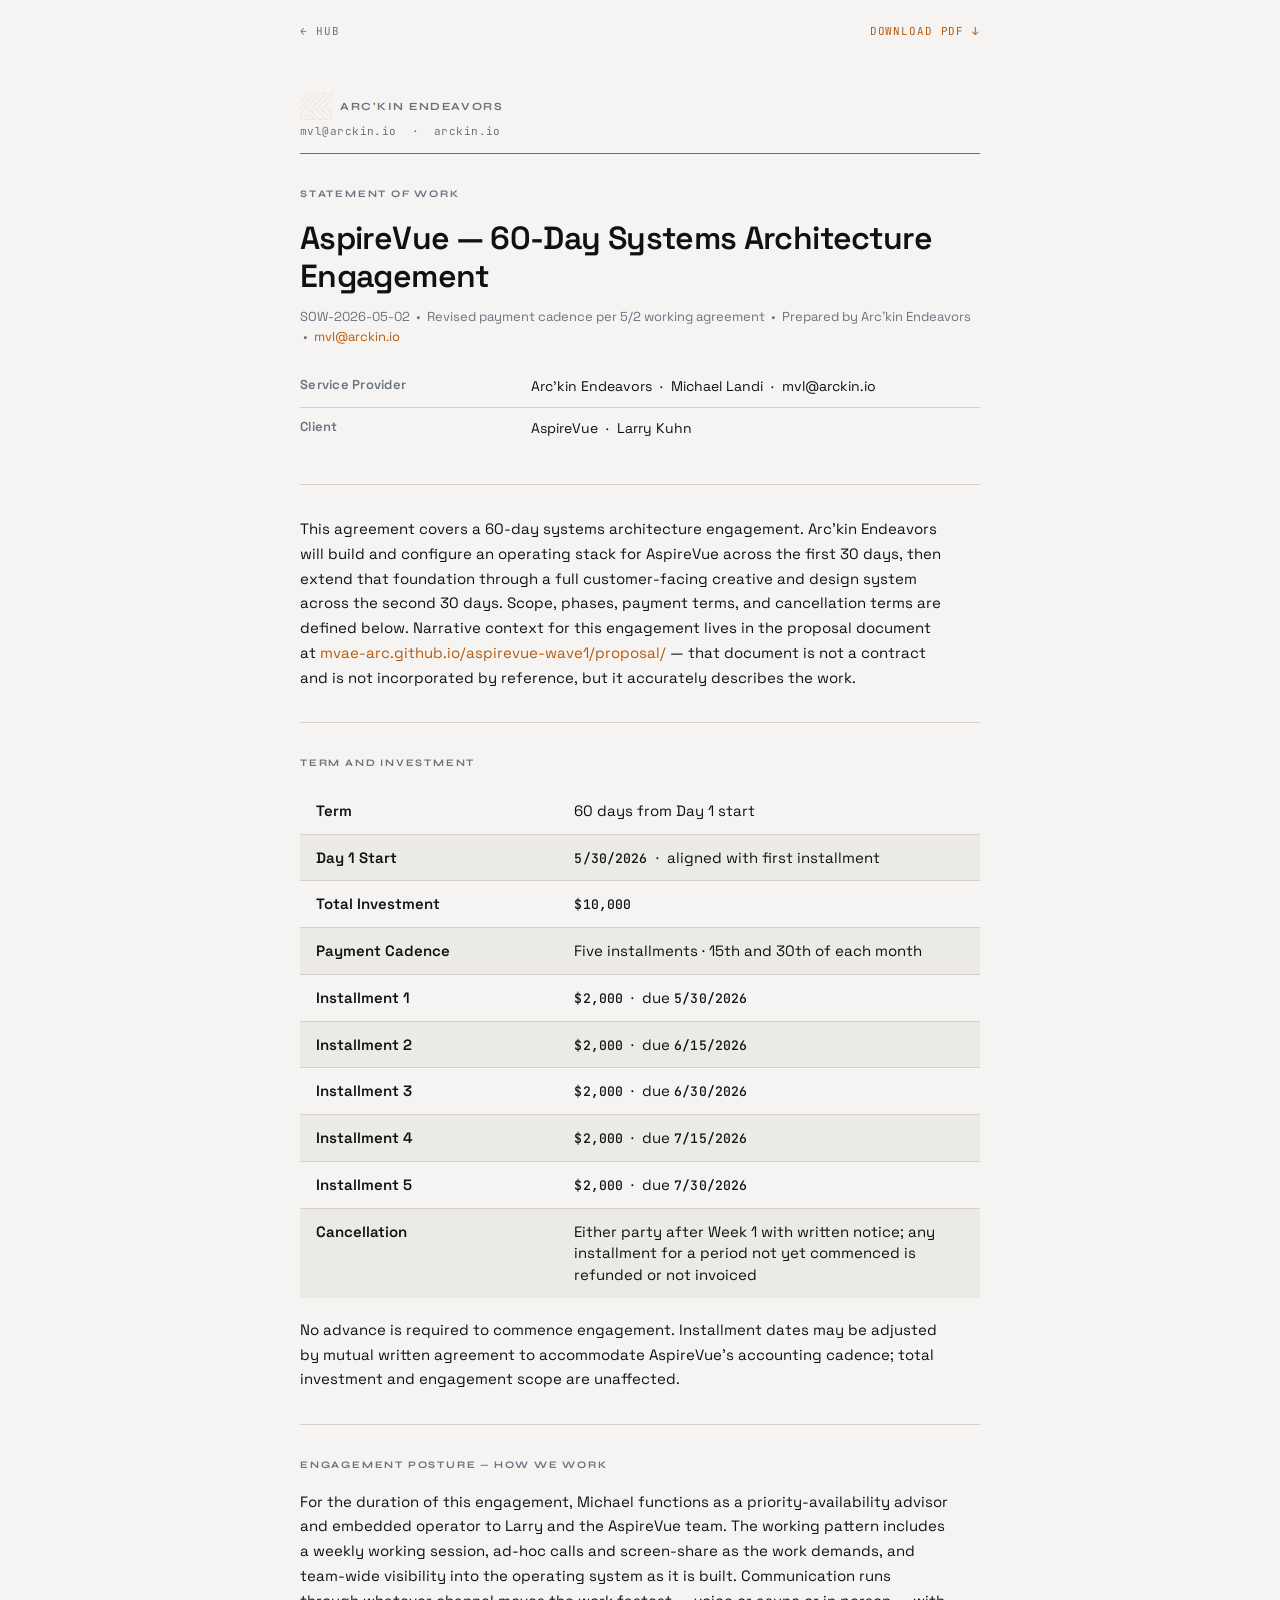
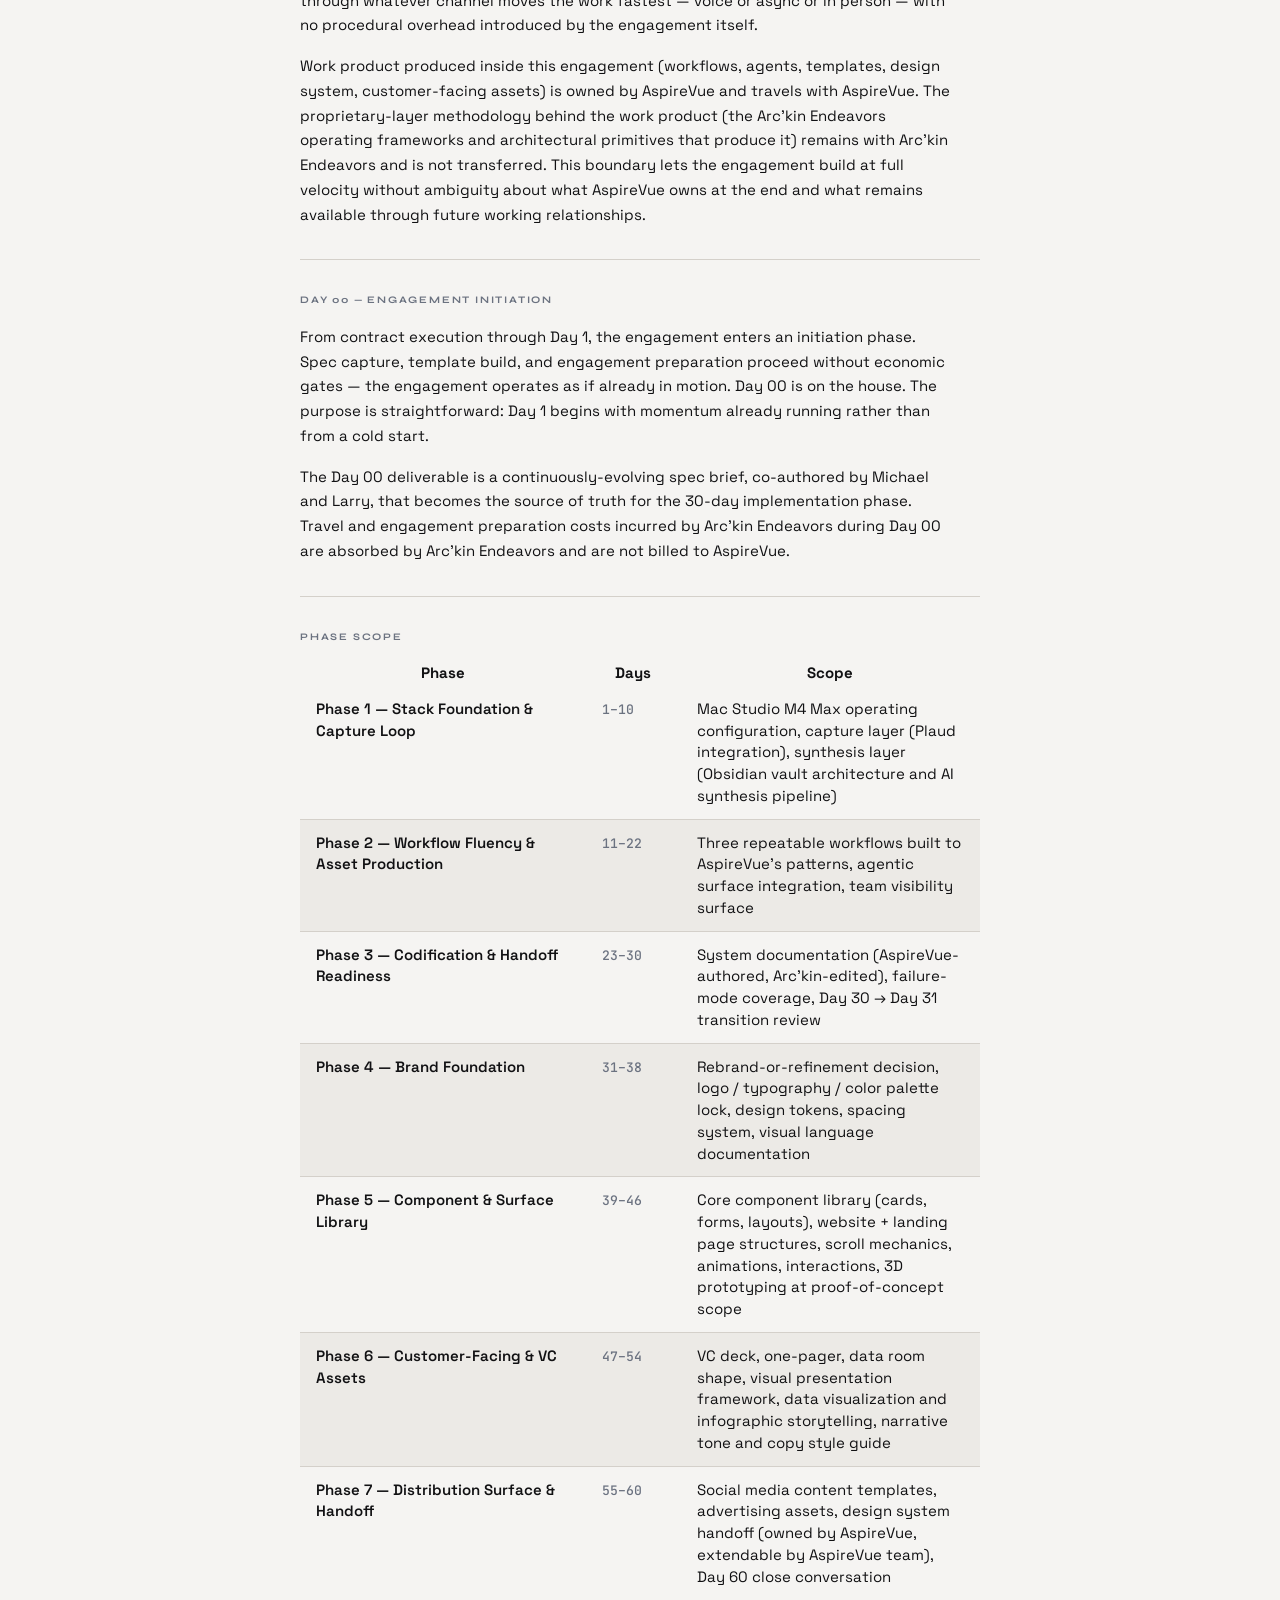
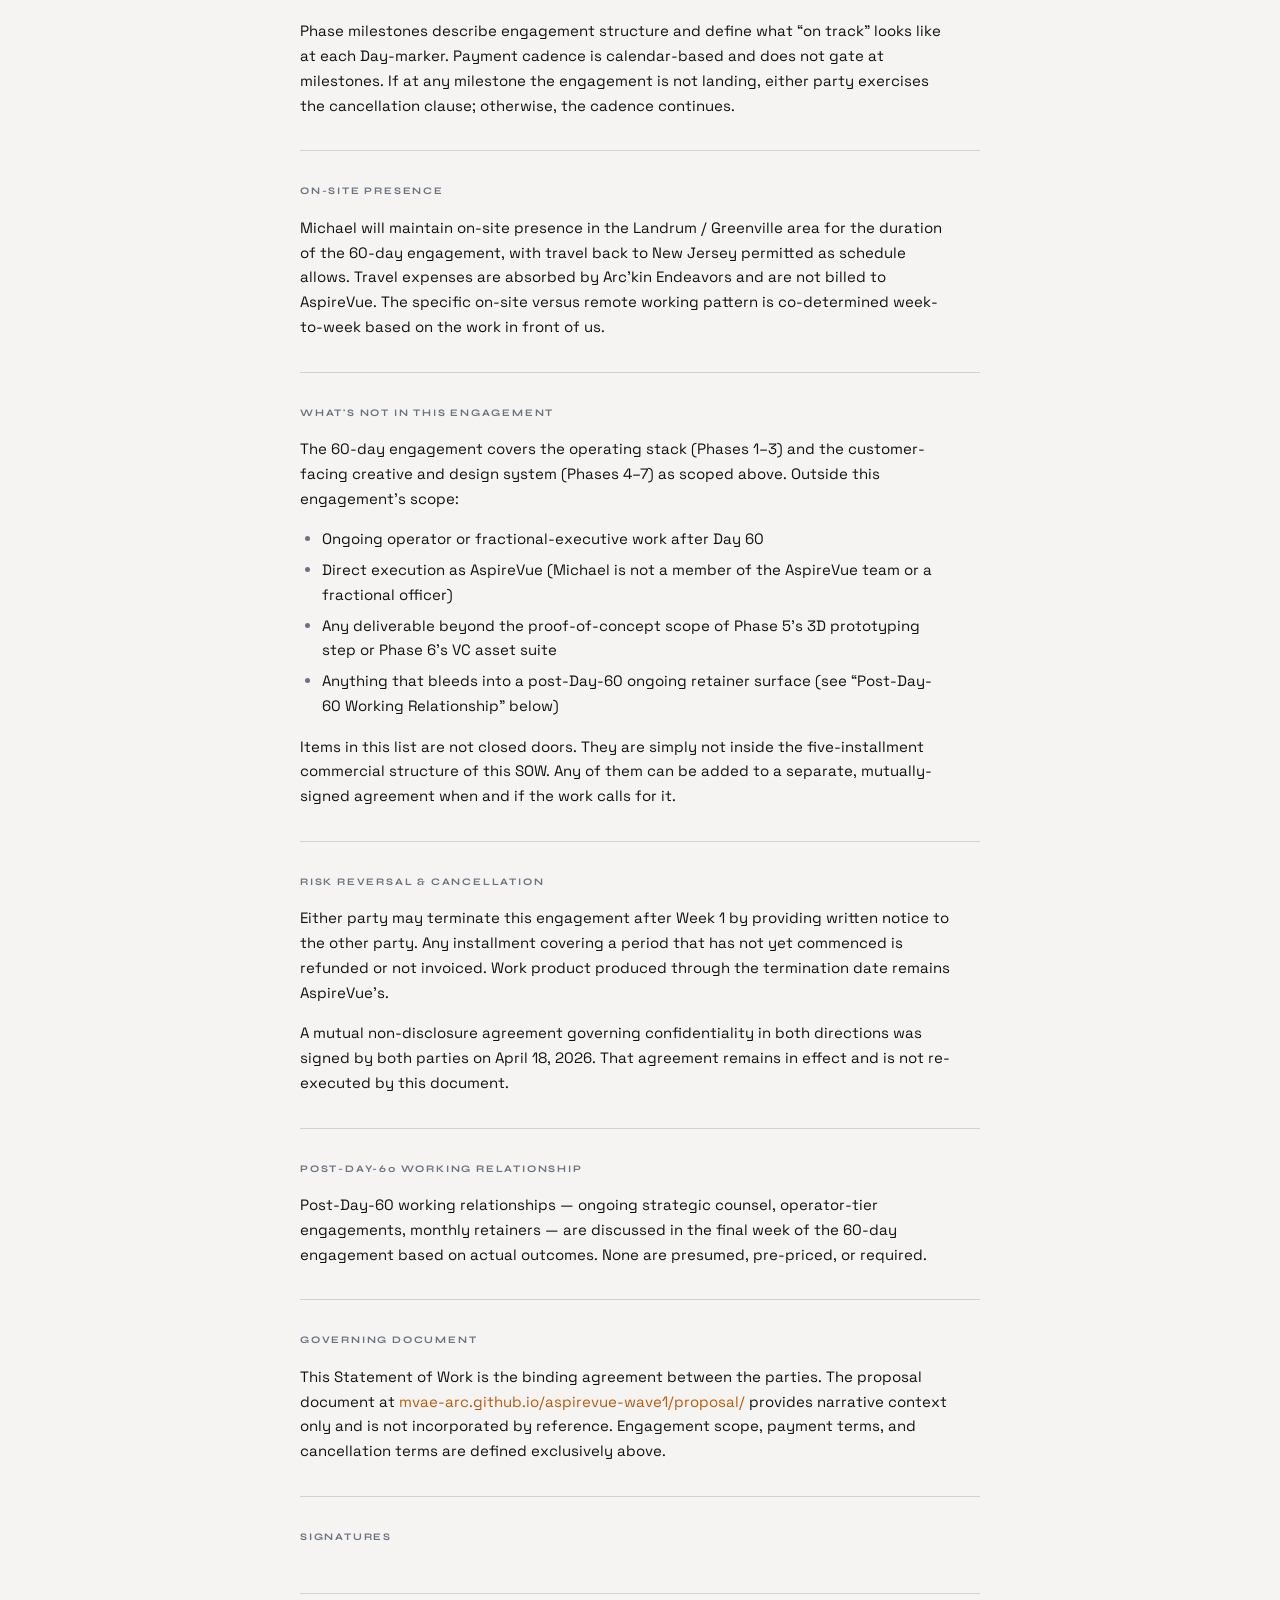
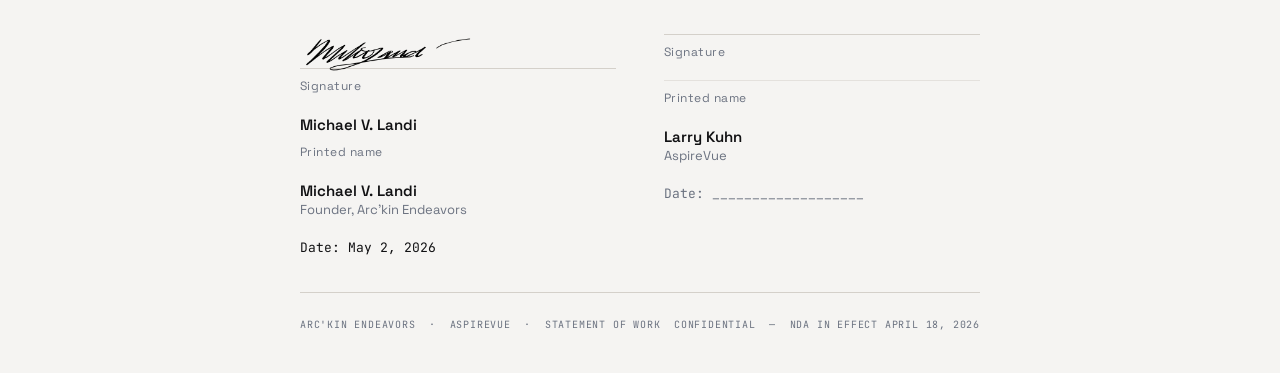
<file: sow/index.html>
<!DOCTYPE html>
<html lang="en">
<head>
<meta charset="UTF-8">
<meta name="robots" content="noindex, nofollow, noarchive, nosnippet, noimageindex">
<meta name="viewport" content="width=device-width, initial-scale=1.0">
<meta name="robots" content="noindex, nofollow">
<title>Statement of Work &mdash; AspireVue &times; Arc&apos;kin Endeavors</title>
<meta name="description" content="Statement of Work for the 60-Day Systems Architecture Engagement between Arc&apos;kin Endeavors and AspireVue. Confidential.">
<link rel="preconnect" href="https://fonts.googleapis.com">
<link rel="preconnect" href="https://fonts.gstatic.com" crossorigin>
<link href="https://fonts.googleapis.com/css2?family=Syne:wght@700&family=Space+Grotesk:wght@400;600&family=JetBrains+Mono:wght@500&display=swap" rel="stylesheet">
<link rel="stylesheet" href="style.css">
</head>
<body>

<div class="sow-page">

<nav class="sow-screen-nav" aria-label="SOW navigation">
  <a class="sow-nav-back" href="../start/">&larr; Hub</a>
  <a class="sow-nav-pdf" href="Arc'kin-AspireVue-V5-SOW-Letterhead-2026-05-02.pdf" download>Download PDF &darr;</a>
</nav>

<article aria-label="Statement of Work">

  <!-- ============================================================
       LETTERHEAD
       Arc'kin Endeavors wordmark + contact line + Ember hairline rule.
       This is the professional letterhead block that precedes the
       document eyebrow and title. Print: full treatment on page 1.
  ============================================================ -->
  <header class="sow-letterhead" role="banner">

    <div class="letterhead-mark">
      <div class="letterhead-logo-row">
        <svg class="letterhead-chevron" width="42" height="36" viewBox="0 0 250 211" fill="none" xmlns="http://www.w3.org/2000/svg" aria-hidden="true" focusable="false">
          <path d="M207.17 0.5C190.219 17.5127 164.907 43.0112 143.693 64.3984C132.907 75.2723 123.181 85.0842 116.151 92.1768C112.635 95.7231 109.793 98.5892 107.831 100.569C106.85 101.559 106.089 102.328 105.573 102.849C105.315 103.109 105.118 103.308 104.985 103.441C104.919 103.508 104.869 103.559 104.836 103.593C104.82 103.609 104.807 103.622 104.799 103.631C104.795 103.635 104.791 103.638 104.789 103.64C104.788 103.641 104.787 103.642 104.786 103.643C104.787 103.644 104.803 103.66 105.141 103.995L104.786 103.644L104.436 103.997L104.787 104.349C139.829 139.357 175.977 173.47 209.931 209.507C209.79 209.507 209.637 209.507 209.473 209.507C208.429 209.506 206.918 209.506 205.047 209.506C201.305 209.505 196.123 209.503 190.365 209.503C178.936 209.502 165.236 209.504 156.025 209.518C143.15 196.734 123.803 177.595 107.649 161.628C99.5407 153.614 92.2374 146.399 86.9611 141.188C84.3229 138.582 82.1908 136.477 80.7189 135.023C79.983 134.297 79.4116 133.733 79.0245 133.351C78.8312 133.16 78.6842 133.014 78.5851 132.916C78.5356 132.867 78.4979 132.83 78.4728 132.806L78.4357 132.769C78.4353 132.768 78.4344 132.768 78.0831 133.124L78.4347 132.769L78.0831 132.421L77.7316 132.769C64.773 145.615 45.2857 164.971 29.0382 181.114C20.9145 189.186 13.6004 196.455 8.3175 201.706C5.6761 204.331 3.54185 206.452 2.06848 207.917C1.48286 208.499 1.00129 208.978 0.633911 209.343L0.631958 162.383C26.9589 135.428 66.5972 94.9745 99.6779 61.2354C116.248 44.3354 131.173 29.1202 141.955 18.1299C147.346 12.6349 151.701 8.19597 154.709 5.13086C156.213 3.5983 157.38 2.40851 158.171 1.60254C158.566 1.19979 158.868 0.892958 159.07 0.686523C159.133 0.622266 159.187 0.567049 159.231 0.522461L207.17 0.5Z" stroke="var(--ember-mark)" stroke-width="1"/>
          <path d="M249.105 2.07031C249.116 3.29433 249.131 5.04793 249.149 7.16602C249.186 11.4022 249.235 17.0969 249.283 22.9297C249.377 34.2747 249.469 46.137 249.47 48.8174C249.404 48.8829 249.316 48.9697 249.208 49.0771C248.939 49.3444 248.542 49.739 248.03 50.2471C247.007 51.2633 245.524 52.7347 243.69 54.5557C240.022 58.1977 234.946 63.2382 229.314 68.8311C218.051 80.0166 204.565 93.4121 195.674 102.254L195.292 102.634L195.699 102.986C204.798 110.869 218.278 124.377 229.493 135.925C235.098 141.696 240.134 146.974 243.768 150.81C245.585 152.727 247.052 154.284 248.064 155.361C248.571 155.9 248.963 156.319 249.229 156.604C249.342 156.724 249.433 156.821 249.499 156.892L249.391 209.201L145.355 103.952L249.099 1.33496C249.1 1.55276 249.103 1.79847 249.105 2.07031Z" stroke="var(--ember-mark)" stroke-width="1"/>
          <path d="M124.21 0.533447C103.1 21.2516 72.2893 52.1879 46.6191 78.0852C33.6059 91.2136 21.9133 103.048 13.4736 111.6C9.25387 115.876 5.84669 119.331 3.49512 121.717C2.31933 122.91 1.40718 123.836 0.789062 124.464C0.752502 124.501 0.716138 124.537 0.681641 124.572C0.52763 116.173 0.493714 104.192 0.500977 94.1252C0.504783 88.8497 0.51947 84.1008 0.533203 80.6711C0.54007 78.9563 0.546846 77.5709 0.551758 76.6145C0.554213 76.1364 0.556205 75.7653 0.557617 75.5139C0.558002 75.4454 0.558304 75.3857 0.558594 75.3352C0.654742 75.2391 0.798004 75.0967 0.985352 74.9094C1.36085 74.5342 1.9151 73.9802 2.62891 73.2668C4.05681 71.8399 6.12506 69.7735 8.68359 67.217C13.8006 62.1042 20.8816 55.0297 28.7373 47.1838C44.3873 31.5535 63.112 12.8609 75.5107 0.512939L124.21 0.533447Z" stroke="var(--ember-mark)" stroke-width="1"/>
          <path d="M78.9488 172.615C79.7218 173.387 80.8387 174.502 82.2164 175.876C84.9718 178.624 88.7687 182.409 92.9341 186.557C100.867 194.456 110.14 203.673 116.101 209.549C115.788 209.549 115.418 209.549 114.994 209.549C113.493 209.548 111.32 209.545 108.63 209.543C103.251 209.539 95.8047 209.533 87.5367 209.526C71.488 209.515 52.3431 209.503 39.2086 209.5C45.6661 202.856 55.1992 193.598 63.2545 185.871C67.4552 181.842 71.2525 178.23 73.9996 175.626C75.3729 174.324 76.4841 173.274 77.2515 172.55C77.6078 172.214 77.8902 171.947 78.0904 171.759C78.2931 171.961 78.5823 172.25 78.9488 172.615Z" stroke="var(--ember-mark)" stroke-width="1"/>
        </svg>
        <div class="nav-brand" aria-label="Arc'kin Endeavors">
          Arc<span class="brand-apostrophe">&apos;</span>kin Endeavors
        </div>
      </div>
      <div class="letterhead-contact">
        mvl@arckin.io &nbsp;&middot;&nbsp; arckin.io
      </div>
    </div>

    <div class="letterhead-rule" aria-hidden="true"></div>

    <!-- Document eyebrow and title sit below the letterhead breathing room -->
    <div class="sow-header-title">
      <span class="sow-eyebrow">Statement of Work</span>
      <h1>AspireVue &mdash; 60-Day Systems Architecture Engagement</h1>

      <p class="doc-prepared">
        SOW-2026-05-02 &nbsp;&bull;&nbsp; Revised payment cadence per 5/2 working agreement &nbsp;&bull;&nbsp; Prepared by Arc&apos;kin Endeavors
        &nbsp;&bull;&nbsp; <a href="mailto:mvl@arckin.io">mvl@arckin.io</a>
      </p>

      <!-- Parties -->
      <table class="parties-table" aria-label="Engagement parties">
        <tbody>
          <tr>
            <td>Service Provider</td>
            <td>Arc&apos;kin Endeavors &nbsp;&middot;&nbsp; Michael Landi &nbsp;&middot;&nbsp; mvl@arckin.io</td>
          </tr>
          <tr>
            <td>Client</td>
            <td>AspireVue &nbsp;&middot;&nbsp; Larry Kuhn</td>
          </tr>
        </tbody>
      </table>
    </div>

  </header>

  <!-- ============================================================
       1. ENGAGEMENT SUMMARY
       No eyebrow -- flows directly from header.
  ============================================================ -->
  <section class="sow-section sow-summary" aria-labelledby="sec-summary">
    <p id="sec-summary">
      This agreement covers a 60-day systems architecture engagement. Arc&apos;kin Endeavors will build and configure an operating stack for AspireVue across the first 30 days, then extend that foundation through a full customer-facing creative and design system across the second 30 days. Scope, phases, payment terms, and cancellation terms are defined below. Narrative context for this engagement lives in the proposal document at <a href="https://mvae-arc.github.io/aspirevue-wave1/proposal/" target="_blank" rel="noopener">mvae-arc.github.io/aspirevue-wave1/proposal/</a> &mdash; that document is not a contract and is not incorporated by reference, but it accurately describes the work.
    </p>
  </section>

  <!-- ============================================================
       2. TERM AND INVESTMENT
  ============================================================ -->
  <section class="sow-section" aria-labelledby="eyebrow-terms">
    <span class="sow-eyebrow" id="eyebrow-terms">Term and Investment</span>
    <table class="terms-table" aria-label="Term and investment">
      <tbody>
        <tr>
          <td>Term</td>
          <td>60 days from Day 1 start</td>
        </tr>
        <tr>
          <td>Day 1 Start</td>
          <td><span class="mono">5/30/2026</span> &nbsp;&middot;&nbsp; aligned with first installment</td>
        </tr>
        <tr>
          <td>Total Investment</td>
          <td><span class="mono">$10,000</span></td>
        </tr>
        <tr>
          <td>Payment Cadence</td>
          <td>Five installments &middot; 15th and 30th of each month</td>
        </tr>
        <tr>
          <td>Installment 1</td>
          <td><span class="mono">$2,000</span> &nbsp;&middot;&nbsp; due <span class="mono">5/30/2026</span></td>
        </tr>
        <tr>
          <td>Installment 2</td>
          <td><span class="mono">$2,000</span> &nbsp;&middot;&nbsp; due <span class="mono">6/15/2026</span></td>
        </tr>
        <tr>
          <td>Installment 3</td>
          <td><span class="mono">$2,000</span> &nbsp;&middot;&nbsp; due <span class="mono">6/30/2026</span></td>
        </tr>
        <tr>
          <td>Installment 4</td>
          <td><span class="mono">$2,000</span> &nbsp;&middot;&nbsp; due <span class="mono">7/15/2026</span></td>
        </tr>
        <tr>
          <td>Installment 5</td>
          <td><span class="mono">$2,000</span> &nbsp;&middot;&nbsp; due <span class="mono">7/30/2026</span></td>
        </tr>
        <tr>
          <td>Cancellation</td>
          <td>Either party after Week 1 with written notice; any installment for a period not yet commenced is refunded or not invoiced</td>
        </tr>
      </tbody>
    </table>
    <p>
      No advance is required to commence engagement. Installment dates may be adjusted by mutual written agreement to accommodate AspireVue&apos;s accounting cadence; total investment and engagement scope are unaffected.
    </p>
  </section>

  <!-- ============================================================
       3. ENGAGEMENT POSTURE
  ============================================================ -->
  <section class="sow-section" aria-labelledby="eyebrow-posture">
    <span class="sow-eyebrow" id="eyebrow-posture">Engagement Posture &mdash; How We Work</span>
    <p>
      For the duration of this engagement, Michael functions as a priority-availability advisor and embedded operator to Larry and the AspireVue team. The working pattern includes a weekly working session, ad-hoc calls and screen-share as the work demands, and team-wide visibility into the operating system as it is built. Communication runs through whatever channel moves the work fastest &mdash; voice or async or in person &mdash; with no procedural overhead introduced by the engagement itself.
    </p>
    <p>
      Work product produced inside this engagement (workflows, agents, templates, design system, customer-facing assets) is owned by AspireVue and travels with AspireVue. The proprietary-layer methodology behind the work product (the Arc&apos;kin Endeavors operating frameworks and architectural primitives that produce it) remains with Arc&apos;kin Endeavors and is not transferred. This boundary lets the engagement build at full velocity without ambiguity about what AspireVue owns at the end and what remains available through future working relationships.
    </p>
  </section>

  <!-- ============================================================
       4. DAY 00 -- ENGAGEMENT INITIATION
  ============================================================ -->
  <section class="sow-section" aria-labelledby="eyebrow-day00">
    <span class="sow-eyebrow" id="eyebrow-day00">Day 00 &mdash; Engagement Initiation</span>
    <p>
      From contract execution through Day 1, the engagement enters an initiation phase. Spec capture, template build, and engagement preparation proceed without economic gates &mdash; the engagement operates as if already in motion. Day 00 is on the house. The purpose is straightforward: Day 1 begins with momentum already running rather than from a cold start.
    </p>
    <p>
      The Day 00 deliverable is a continuously-evolving spec brief, co-authored by Michael and Larry, that becomes the source of truth for the 30-day implementation phase. Travel and engagement preparation costs incurred by Arc&apos;kin Endeavors during Day 00 are absorbed by Arc&apos;kin Endeavors and are not billed to AspireVue.
    </p>
  </section>

  <!-- ============================================================
       5. PHASE SCOPE
       7 rows -- each tr has page-break-inside: avoid per brief spec.
       Table itself can break across pages.
  ============================================================ -->
  <section class="sow-section" aria-labelledby="eyebrow-phases">
    <span class="sow-eyebrow" id="eyebrow-phases">Phase Scope</span>
    <table class="terms-table three-col" aria-label="Phase scope">
      <thead>
        <tr>
          <th scope="col">Phase</th>
          <th scope="col">Days</th>
          <th scope="col">Scope</th>
        </tr>
      </thead>
      <tbody>
        <tr>
          <td>Phase 1 &mdash; Stack Foundation &amp; Capture Loop</td>
          <td><span class="mono">1&ndash;10</span></td>
          <td>Mac Studio M4 Max operating configuration, capture layer (Plaud integration), synthesis layer (Obsidian vault architecture and AI synthesis pipeline)</td>
        </tr>
        <tr>
          <td>Phase 2 &mdash; Workflow Fluency &amp; Asset Production</td>
          <td><span class="mono">11&ndash;22</span></td>
          <td>Three repeatable workflows built to AspireVue&apos;s patterns, agentic surface integration, team visibility surface</td>
        </tr>
        <tr>
          <td>Phase 3 &mdash; Codification &amp; Handoff Readiness</td>
          <td><span class="mono">23&ndash;30</span></td>
          <td>System documentation (AspireVue-authored, Arc&apos;kin-edited), failure-mode coverage, Day 30 &rarr; Day 31 transition review</td>
        </tr>
        <tr>
          <td>Phase 4 &mdash; Brand Foundation</td>
          <td><span class="mono">31&ndash;38</span></td>
          <td>Rebrand-or-refinement decision, logo / typography / color palette lock, design tokens, spacing system, visual language documentation</td>
        </tr>
        <tr>
          <td>Phase 5 &mdash; Component &amp; Surface Library</td>
          <td><span class="mono">39&ndash;46</span></td>
          <td>Core component library (cards, forms, layouts), website + landing page structures, scroll mechanics, animations, interactions, 3D prototyping at proof-of-concept scope</td>
        </tr>
        <tr>
          <td>Phase 6 &mdash; Customer-Facing &amp; VC Assets</td>
          <td><span class="mono">47&ndash;54</span></td>
          <td>VC deck, one-pager, data room shape, visual presentation framework, data visualization and infographic storytelling, narrative tone and copy style guide</td>
        </tr>
        <tr>
          <td>Phase 7 &mdash; Distribution Surface &amp; Handoff</td>
          <td><span class="mono">55&ndash;60</span></td>
          <td>Social media content templates, advertising assets, design system handoff (owned by AspireVue, extendable by AspireVue team), Day 60 close conversation</td>
        </tr>
      </tbody>
    </table>
    <p>
      Phase milestones describe engagement structure and define what &ldquo;on track&rdquo; looks like at each Day-marker. Payment cadence is calendar-based and does not gate at milestones. If at any milestone the engagement is not landing, either party exercises the cancellation clause; otherwise, the cadence continues.
    </p>
  </section>

  <!-- ============================================================
       6. ON-SITE PRESENCE
  ============================================================ -->
  <section class="sow-section" aria-labelledby="eyebrow-onsite">
    <span class="sow-eyebrow" id="eyebrow-onsite">On-Site Presence</span>
    <p>
      Michael will maintain on-site presence in the Landrum / Greenville area for the duration of the 60-day engagement, with travel back to New Jersey permitted as schedule allows. Travel expenses are absorbed by Arc&apos;kin Endeavors and are not billed to AspireVue. The specific on-site versus remote working pattern is co-determined week-to-week based on the work in front of us.
    </p>
  </section>

  <!-- ============================================================
       7. SCOPE BOUNDARY -- What's NOT In This Engagement
  ============================================================ -->
  <section class="sow-section" aria-labelledby="eyebrow-scope">
    <span class="sow-eyebrow" id="eyebrow-scope">What&apos;s NOT In This Engagement</span>
    <p>
      The 60-day engagement covers the operating stack (Phases 1&ndash;3) and the customer-facing creative and design system (Phases 4&ndash;7) as scoped above. Outside this engagement&apos;s scope:
    </p>
    <ul class="sow-list">
      <li>Ongoing operator or fractional-executive work after Day 60</li>
      <li>Direct execution as AspireVue (Michael is not a member of the AspireVue team or a fractional officer)</li>
      <li>Any deliverable beyond the proof-of-concept scope of Phase 5&apos;s 3D prototyping step or Phase 6&apos;s VC asset suite</li>
      <li>Anything that bleeds into a post-Day-60 ongoing retainer surface (see &ldquo;Post-Day-60 Working Relationship&rdquo; below)</li>
    </ul>
    <p>
      Items in this list are not closed doors. They are simply not inside the five-installment commercial structure of this SOW. Any of them can be added to a separate, mutually-signed agreement when and if the work calls for it.
    </p>
  </section>

  <!-- ============================================================
       8. RISK REVERSAL & CANCELLATION
  ============================================================ -->
  <section class="sow-section" aria-labelledby="eyebrow-risk">
    <span class="sow-eyebrow" id="eyebrow-risk">Risk Reversal &amp; Cancellation</span>
    <p>
      Either party may terminate this engagement after Week 1 by providing written notice to the other party. Any installment covering a period that has not yet commenced is refunded or not invoiced. Work product produced through the termination date remains AspireVue&apos;s.
    </p>
    <p>
      A mutual non-disclosure agreement governing confidentiality in both directions was signed by both parties on April 18, 2026. That agreement remains in effect and is not re-executed by this document.
    </p>
  </section>

  <!-- ============================================================
       9. POST-DAY-60 WORKING RELATIONSHIP
  ============================================================ -->
  <section class="sow-section" aria-labelledby="eyebrow-post60">
    <span class="sow-eyebrow" id="eyebrow-post60">Post-Day-60 Working Relationship</span>
    <p>
      Post-Day-60 working relationships &mdash; ongoing strategic counsel, operator-tier engagements, monthly retainers &mdash; are discussed in the final week of the 60-day engagement based on actual outcomes. None are presumed, pre-priced, or required.
    </p>
  </section>

  <!-- ============================================================
       10. GOVERNING DOCUMENT
  ============================================================ -->
  <section class="sow-section" aria-labelledby="eyebrow-governing">
    <span class="sow-eyebrow" id="eyebrow-governing">Governing Document</span>
    <p>
      This Statement of Work is the binding agreement between the parties. The proposal document at <a href="https://mvae-arc.github.io/aspirevue-wave1/proposal/" target="_blank" rel="noopener">mvae-arc.github.io/aspirevue-wave1/proposal/</a> provides narrative context only and is not incorporated by reference. Engagement scope, payment terms, and cancellation terms are defined exclusively above.
    </p>
  </section>

  <!-- ============================================================
       11. SIGNATURE BLOCK
       Two columns at desktop, single column below 640px.
       page-break-inside: avoid keeps this together in print.
  ============================================================ -->
  <section class="sow-section sow-section-signatures" aria-labelledby="eyebrow-signatures">
    <span class="sow-eyebrow" id="eyebrow-signatures">Signatures</span>

    <div class="sig-block">

      <!-- Service Provider -->
      <div class="sig-party" role="group" aria-label="Service Provider signature">
        <div class="sig-field">
          <img src="[data-uri]"
               class="sig-image"
               alt=""
               aria-hidden="true">
          <span class="sig-line" aria-hidden="true"></span>
          <span class="sig-label">Signature</span>
        </div>
        <div>
          <span class="sig-printed-name sig-printed-name--filled">Michael V. Landi</span>
          <span class="sig-label">Printed name</span>
        </div>
        <div>
          <span class="sig-name">Michael V. Landi</span>
          <span class="sig-title">Founder, Arc&apos;kin Endeavors</span>
        </div>
        <div>
          <span class="sig-date sig-date--filled">Date: May 2, 2026</span>
        </div>
      </div>

      <!-- Client -->
      <div class="sig-party" role="group" aria-label="Client signature">
        <div>
          <span class="sig-line" aria-hidden="true"></span>
          <span class="sig-label">Signature</span>
        </div>
        <div>
          <span class="sig-printed-name" aria-hidden="true"></span>
          <span class="sig-label">Printed name</span>
        </div>
        <div>
          <span class="sig-name">Larry Kuhn</span>
          <span class="sig-title">AspireVue</span>
        </div>
        <div>
          <span class="sig-date">Date: ___________________</span>
        </div>
      </div>

    </div>
  </section>

  <!-- ============================================================
       COLOPHON / FOOTER
  ============================================================ -->
  <footer class="sow-colophon" role="contentinfo">
    <span>Arc&apos;kin Endeavors &nbsp;&middot;&nbsp; AspireVue &nbsp;&middot;&nbsp; Statement of Work</span>
    <span>Confidential &nbsp;&mdash;&nbsp; NDA in effect April 18, 2026</span>
  </footer>

</article>
</div><!-- /.sow-page -->

</body>
</html>
</file>
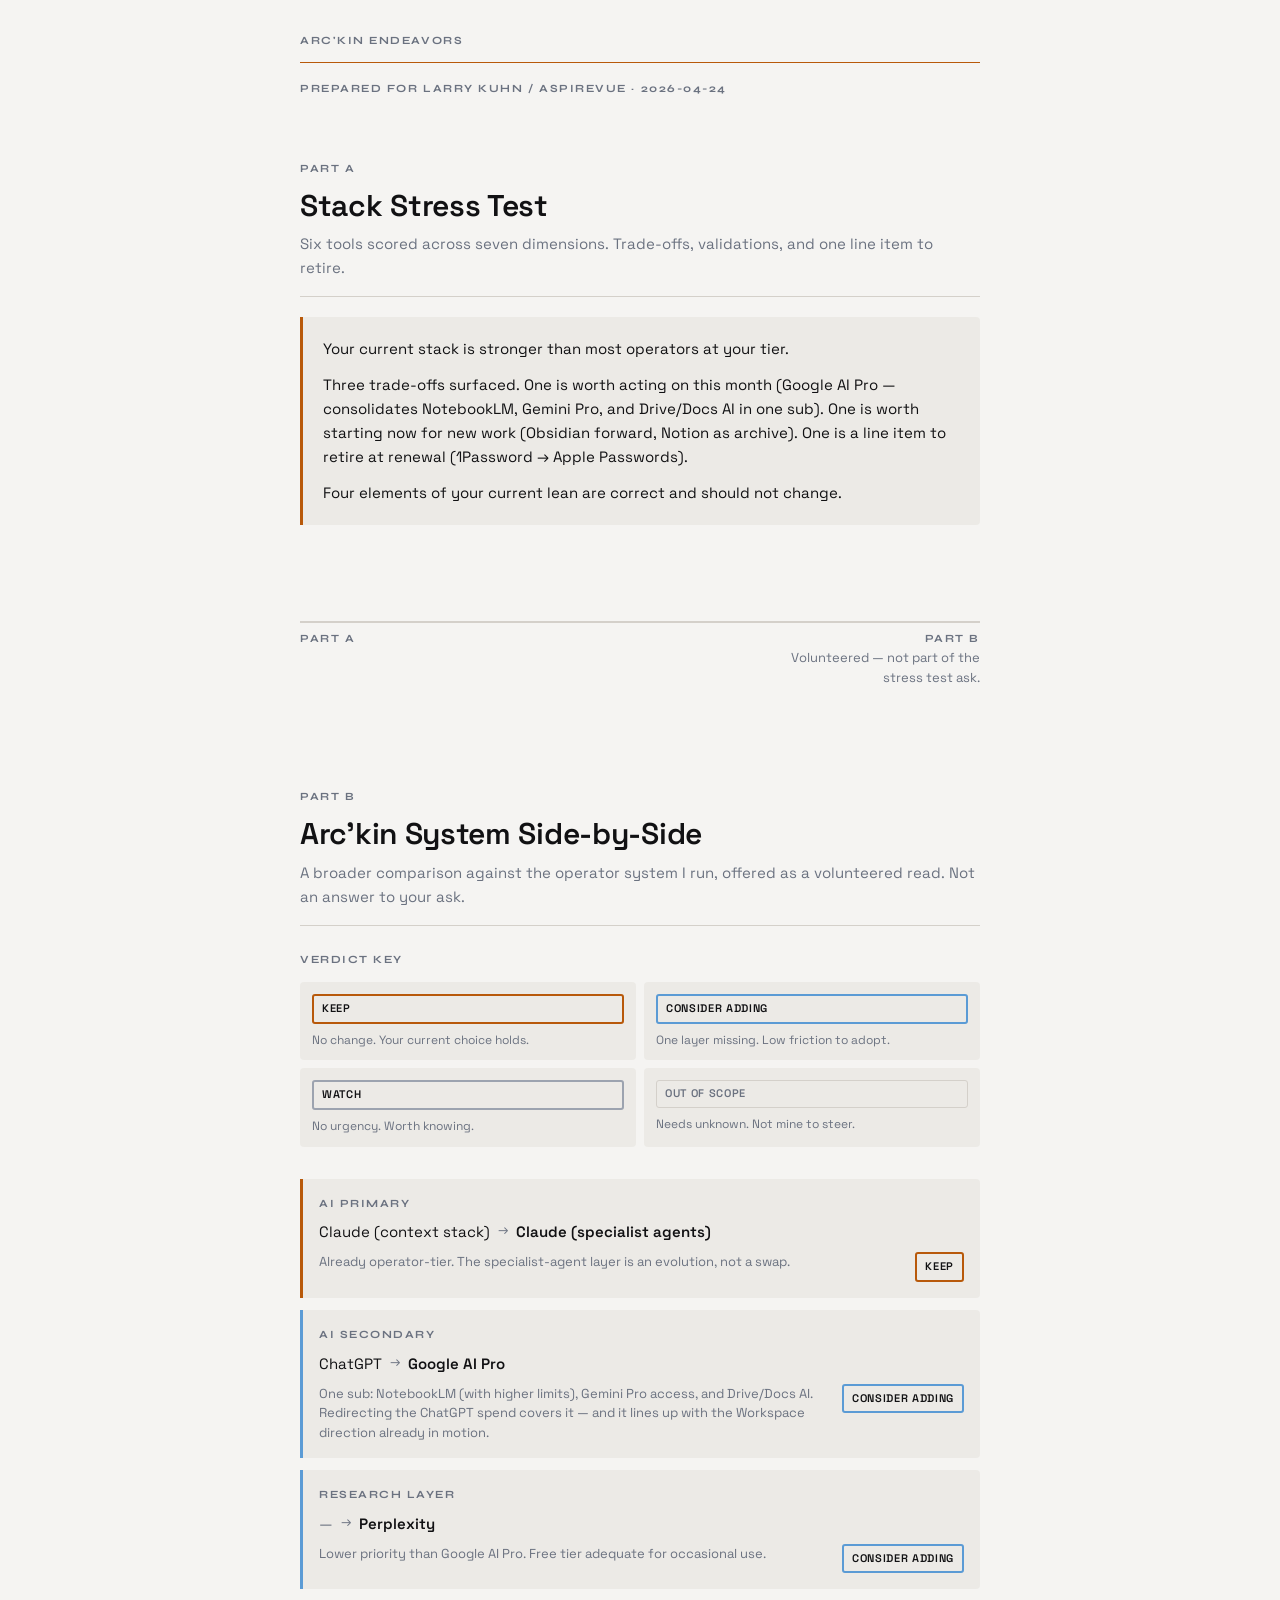
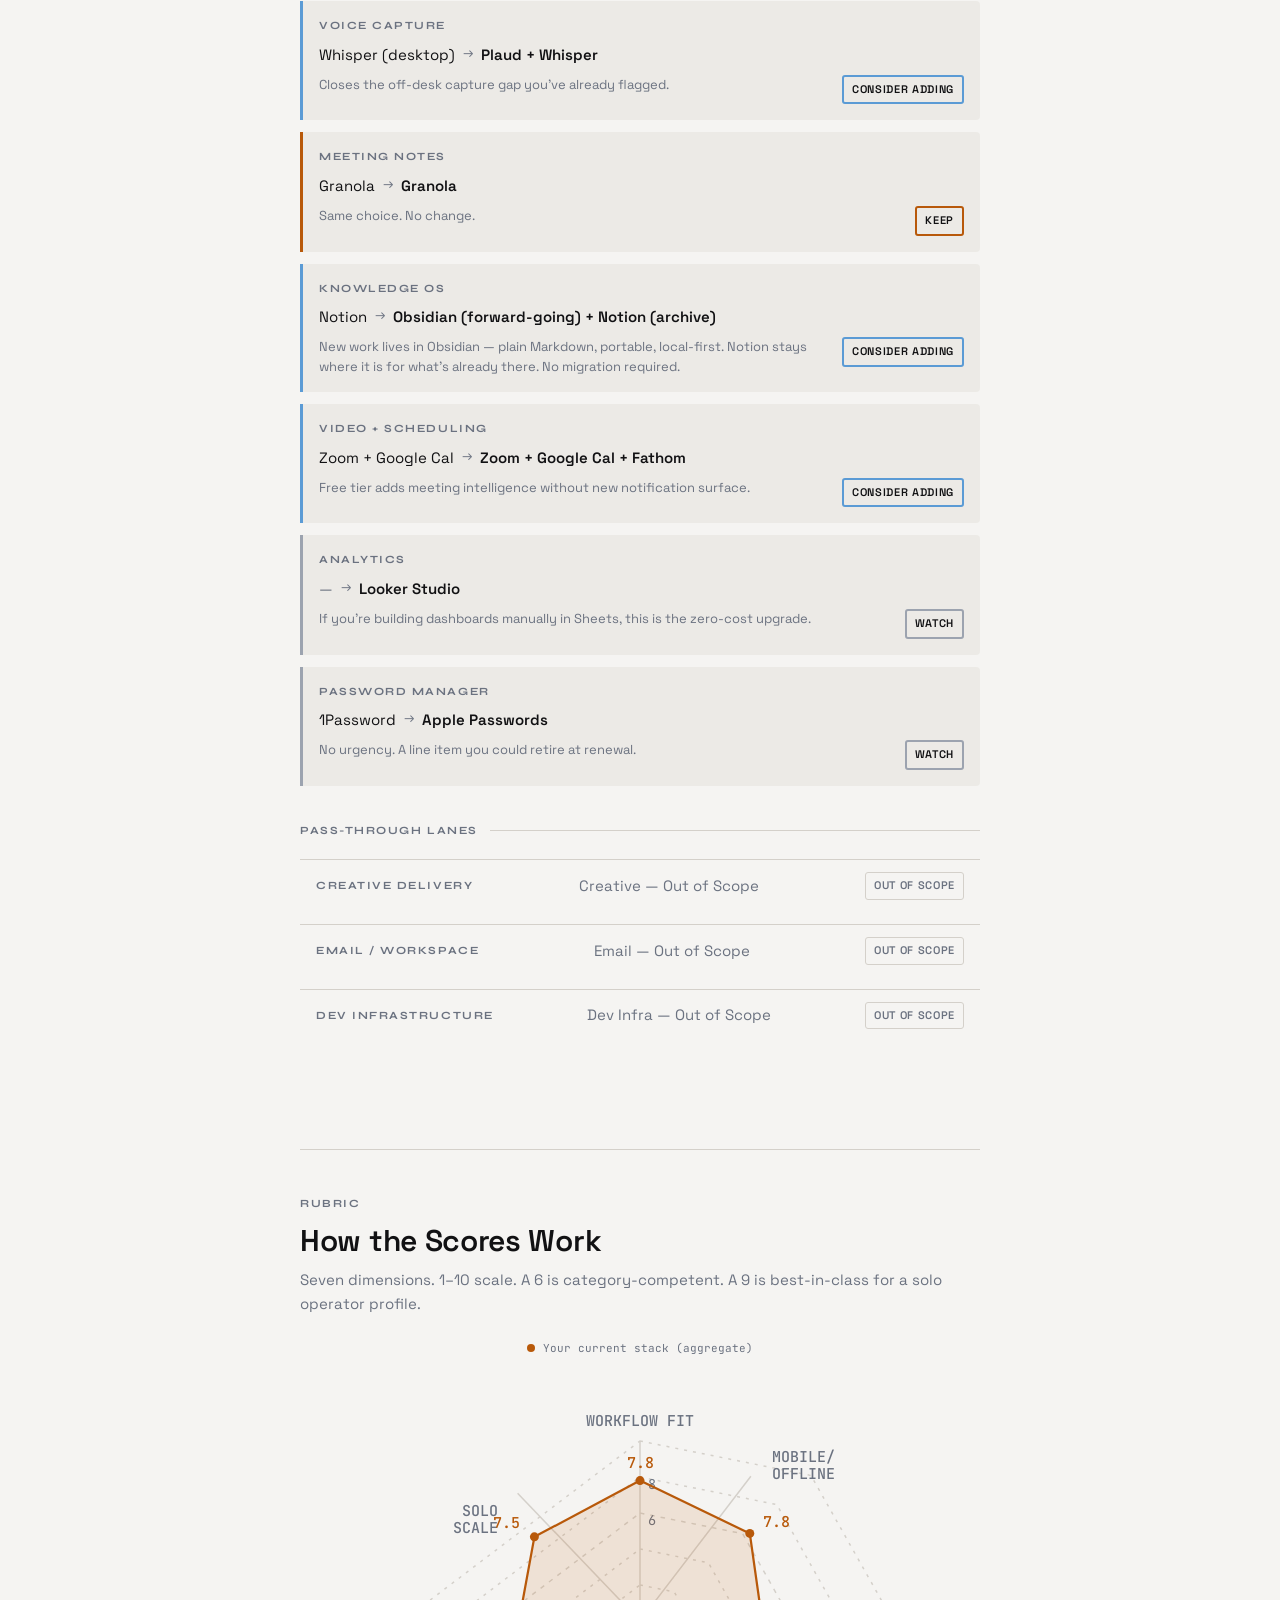
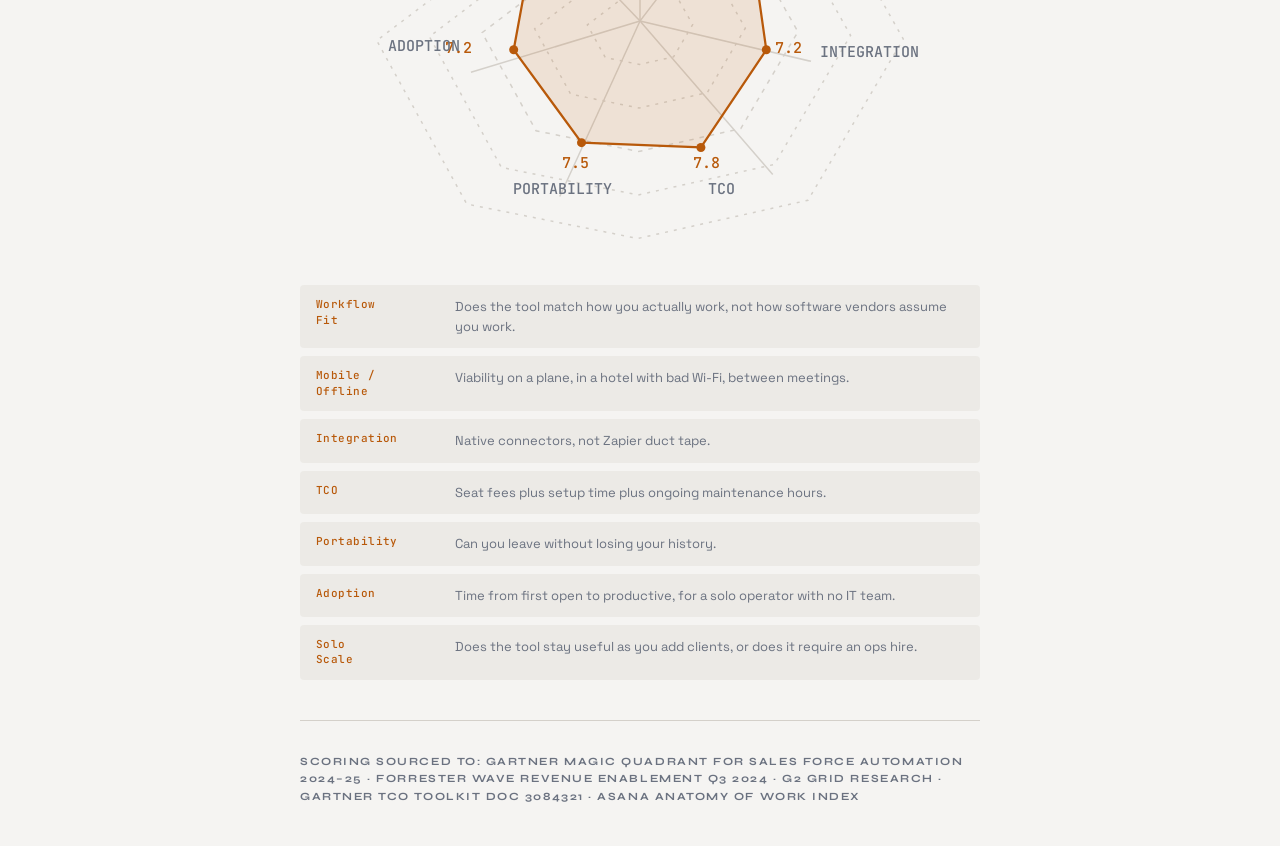
<file: stack-compare/index.html>
<!DOCTYPE html>
<html lang="en">
<head>
  <meta charset="UTF-8">
  <meta name="robots" content="noindex, nofollow, noarchive, nosnippet, noimageindex">
  <meta name="viewport" content="width=device-width, initial-scale=1.0">
  <title>Stack Stress Test — Larry Kuhn / AspireVue · 2026-04-24</title>

  <!-- Wave 1 font stack: Syne 700 / Space Grotesk 400+600 / JetBrains Mono 500 -->
  <link rel="preconnect" href="https://fonts.googleapis.com">
  <link rel="preconnect" href="https://fonts.gstatic.com" crossorigin>
  <link href="https://fonts.googleapis.com/css2?family=Syne:wght@700&family=Space+Grotesk:wght@400;600&family=JetBrains+Mono:wght@500&display=swap" rel="stylesheet">

  <style>
    /* ─── WAVE 1 TOKEN SYSTEM ─── */
    :root {
      --bg:        #111113;
      --fg:        #EDE9E1;
      --accent:    #FFAB40;
      --subtle:    #6B7280;
      --rule:      #1F2937;
      --hover:     #1A1C1F;
      --focus:     #FFAB40;
      --slate:     #5B9BD5; /* one-off data token: Consider Adding border only */

      --font-sans:    'Space Grotesk', 'Helvetica Neue', Arial, sans-serif;
      --font-display: 'Syne', 'Space Grotesk', sans-serif;
      --font-mono:    'JetBrains Mono', 'Menlo', 'Monaco', monospace;

      --space-2: 2px;
      --space-8: 8px;
      --space-12: 12px;
      --space-16: 16px;
      --space-20: 20px;
      --space-24: 24px;
      --space-32: 32px;
      --space-40: 40px;
      --space-56: 56px;
    }

    @media (prefers-color-scheme: light) {
      :root {
        --bg:     #F5F4F2;
        --fg:     #111113;
        --accent: #B8590A;
        --subtle: #6B7280;
        --rule:   #D4D0CA;
        --hover:  #ECEAE6;
        --focus:  #B8590A;
      }
    }

    /* ─── RESET & BASE ─── */
    *, *::before, *::after {
      box-sizing: border-box;
      margin: 0;
      padding: 0;
    }

    html {
      font-size: 16px;
      scroll-behavior: smooth;
      -webkit-text-size-adjust: 100%;
    }

    body {
      background-color: var(--bg);
      color: var(--fg);
      font-family: var(--font-sans);
      font-size: 0.9375rem;
      font-weight: 400;
      line-height: 1.6;
      min-height: 100vh;
      padding: 0 var(--space-20);
    }

    /* ─── LAYOUT ─── */
    .content-column {
      max-width: 680px;
      margin: 0 auto;
    }

    /* ─── TYPOGRAPHY ─── */
    .eyebrow {
      font-family: var(--font-display);
      font-size: 0.6875rem;
      font-weight: 700;
      letter-spacing: 0.14em;
      line-height: 1.4;
      text-transform: uppercase;
      color: var(--subtle);
    }

    .eyebrow--accent {
      color: var(--accent);
    }

    h2.section-title {
      font-family: var(--font-sans);
      font-size: 1.25rem;
      font-weight: 600;
      letter-spacing: -0.01em;
      line-height: 1.25;
      color: var(--fg);
      margin-top: var(--space-8);
    }

    .section-descriptor {
      font-size: 0.9375rem;
      color: var(--subtle);
      margin-top: var(--space-8);
      line-height: 1.6;
    }

    .body-text {
      font-size: 0.9375rem;
      color: var(--fg);
      line-height: 1.6;
    }

    .meta-text {
      font-size: 0.8125rem;
      color: var(--subtle);
      line-height: 1.5;
    }

    .mono {
      font-family: var(--font-mono);
      font-size: 0.8125rem;
      font-weight: 500;
      letter-spacing: 0.04em;
    }

    /* ─── RULES & DIVIDERS ─── */
    .ember-rule {
      display: block;
      height: 1px;
      background: var(--accent);
      border: none;
      margin: var(--space-12) 0;
    }

    .section-rule {
      display: block;
      height: 1px;
      background: var(--rule);
      border: none;
    }

    /* ─── SECTIONS ─── */
    .section {
      padding: var(--space-40) 0;
    }

    .section:first-child {
      padding-top: var(--space-32);
    }

    /* ─── HEADER ─── */
    .doc-header {
      padding: var(--space-32) 0 0;
    }

    .wordmark {
      font-family: var(--font-display);
      font-size: 0.6875rem;
      font-weight: 700;
      letter-spacing: 0.14em;
      text-transform: uppercase;
      color: var(--subtle);
      display: block;
      margin-bottom: var(--space-8);
    }

    /* ─── PART A SUMMARY CARD ─── */
    .summary-card {
      background: var(--hover);
      border-left: 3px solid var(--accent);
      border-radius: 0 4px 4px 0;
      padding: var(--space-20);
      margin-top: var(--space-20);
    }

    .summary-card p {
      font-size: 0.9375rem;
      color: var(--fg);
      line-height: 1.6;
    }

    .summary-card p + p {
      margin-top: var(--space-12);
    }

    /* ─── PART A / PART B WALL ─── */
    .wall-container {
      margin: var(--space-40) 0;
      position: relative;
    }

    .wall-rule {
      display: block;
      height: 2px;
      background: var(--rule);
      border: none;
      width: 100%;
    }

    .wall-labels {
      display: flex;
      justify-content: space-between;
      align-items: flex-start;
      margin-top: var(--space-8);
    }

    .wall-label-group {
      display: flex;
      flex-direction: column;
      gap: var(--space-2);
    }

    .wall-sub {
      font-size: 0.8125rem;
      color: var(--subtle);
      line-height: 1.5;
      max-width: 220px;
    }

    /* ─── VERDICT KEY ─── */
    .verdict-key {
      margin-top: var(--space-20);
    }

    .verdict-key-grid {
      display: grid;
      grid-template-columns: 1fr 1fr;
      gap: var(--space-8);
      margin-top: var(--space-12);
    }

    .verdict-badge {
      display: inline-flex;
      align-items: center;
      padding: 4px var(--space-8);
      border-radius: 3px;
      font-family: var(--font-sans);
      font-size: 0.6875rem;
      font-weight: 600;
      letter-spacing: 0.06em;
      text-transform: uppercase;
      white-space: nowrap;
      background: var(--hover);
      color: var(--fg);
    }

    .verdict-badge--keep {
      border: 2px solid var(--accent);
    }

    .verdict-badge--consider {
      border: 2px solid var(--slate);
    }

    .verdict-badge--watch {
      border: 2px solid #9CA3AF;
    }

    .verdict-badge--oos {
      background: transparent;
      color: var(--subtle);
      border: 1px solid var(--rule);
    }

    .verdict-key-item {
      display: flex;
      flex-direction: column;
      gap: var(--space-8);
      padding: var(--space-12);
      background: var(--hover);
      border-radius: 4px;
    }

    .verdict-key-desc {
      font-size: 0.75rem;
      color: var(--subtle);
      line-height: 1.4;
    }

    /* ─── COMPARISON TABLE ─── */
    .comparison-table {
      width: 100%;
      border-collapse: collapse;
      margin-top: var(--space-20);
    }

    .comparison-table caption {
      display: none;
    }

    /* Hide the table-level column headers visually (screen-reader only) */
    .comparison-table .col-headers {
      position: absolute;
      width: 1px;
      height: 1px;
      padding: 0;
      margin: -1px;
      overflow: hidden;
      clip: rect(0,0,0,0);
      white-space: nowrap;
      border: 0;
    }

    .comparison-row {
      display: block;
      background: var(--hover);
      border-left: 3px solid var(--accent);
      border-radius: 0 4px 4px 0;
      padding: var(--space-16);
      margin-bottom: var(--space-12);
    }

    .comparison-row--consider {
      border-left-color: var(--slate);
    }

    .comparison-row--watch {
      border-left-color: #9CA3AF;
    }

    .comparison-row--oos {
      background: var(--bg);
      border-left: none;
      border-top: 1px solid var(--rule);
      border-radius: 0;
      padding: var(--space-12) var(--space-16);
    }

    .row-function {
      font-family: var(--font-display);
      font-size: 0.6875rem;
      font-weight: 700;
      letter-spacing: 0.14em;
      text-transform: uppercase;
      color: var(--subtle);
      margin-bottom: var(--space-8);
    }

    .row-tools {
      display: flex;
      align-items: flex-start;
      gap: var(--space-8);
      flex-wrap: wrap;
      margin-bottom: var(--space-8);
    }

    .row-arrow {
      color: var(--subtle);
      font-size: 0.8125rem;
      flex-shrink: 0;
      line-height: 1.6;
    }

    .row-current,
    .row-equiv {
      font-size: 0.9375rem;
      color: var(--fg);
      line-height: 1.6;
    }

    .row-equiv {
      font-weight: 600;
    }

    .row-bottom {
      display: flex;
      align-items: flex-start;
      justify-content: space-between;
      gap: var(--space-12);
      flex-wrap: wrap;
      margin-top: var(--space-8);
    }

    .row-note {
      font-size: 0.8125rem;
      color: var(--subtle);
      line-height: 1.5;
      flex: 1;
      min-width: 0;
    }

    .row-badge-wrap {
      flex-shrink: 0;
    }

    /* OOS row compact layout */
    .row-oos-inner {
      display: flex;
      align-items: center;
      justify-content: space-between;
      gap: var(--space-12);
    }

    .row-oos-label {
      font-size: 0.9375rem;
      color: var(--subtle);
    }

    /* ─── OOS GROUP DIVIDER ─── */
    .oos-group-header {
      display: flex;
      align-items: center;
      gap: var(--space-12);
      margin: var(--space-24) 0 var(--space-8);
    }

    .oos-group-label {
      font-family: var(--font-display);
      font-size: 0.6875rem;
      font-weight: 700;
      letter-spacing: 0.14em;
      text-transform: uppercase;
      color: var(--subtle);
      white-space: nowrap;
    }

    .oos-group-rule {
      flex: 1;
      height: 1px;
      background: var(--rule);
    }

    /* ─── RADAR PANEL ─── */
    .radar-section {
      padding: var(--space-40) 0;
    }

    .radar-wrap {
      display: flex;
      justify-content: center;
      margin: var(--space-24) 0;
    }

    .radar-svg {
      width: 320px;
      height: 320px;
      overflow: visible;
    }

    @media (min-width: 768px) {
      .radar-svg {
        width: 480px;
        height: 480px;
      }
    }

    /* ─── RADAR LEGEND ─── */
    .radar-legend {
      display: flex;
      gap: var(--space-24);
      justify-content: center;
      margin-bottom: var(--space-20);
      flex-wrap: wrap;
    }

    .legend-item {
      display: flex;
      align-items: center;
      gap: var(--space-8);
      font-family: var(--font-mono);
      font-size: 0.6875rem;
      color: var(--subtle);
    }

    .legend-dot {
      width: 8px;
      height: 8px;
      border-radius: 50%;
      flex-shrink: 0;
    }

    .legend-dot--larry {
      background: var(--accent);
    }

    /* ─── DIMENSION EXPLAINER ─── */
    .dimension-list {
      margin-top: var(--space-24);
      display: grid;
      gap: var(--space-8);
    }

    .dimension-item {
      display: grid;
      grid-template-columns: 1fr 3fr;
      gap: var(--space-12);
      padding: var(--space-12) var(--space-16);
      background: var(--hover);
      border-radius: 4px;
    }

    .dimension-label {
      font-family: var(--font-mono);
      font-size: 0.6875rem;
      font-weight: 500;
      color: var(--accent);
      letter-spacing: 0.04em;
      line-height: 1.4;
      align-self: start;
    }

    .dimension-desc {
      font-size: 0.8125rem;
      color: var(--subtle);
      line-height: 1.5;
    }

    /* ─── SOURCE ATTRIBUTION ─── */
    .attribution {
      padding: var(--space-32) 0 var(--space-40);
      border-top: 1px solid var(--rule);
    }

    .attribution p {
      font-family: var(--font-display);
      font-size: 0.6875rem;
      font-weight: 700;
      letter-spacing: 0.14em;
      text-transform: uppercase;
      color: var(--subtle);
      line-height: 1.6;
    }

    /* ─── ARRIVE ANIMATION ─── */
    @keyframes arrive {
      from { opacity: 0; transform: translateY(20px); }
      to   { opacity: 1; transform: translateY(0); }
    }

    .arrive {
      opacity: 0;
    }

    .arrive.is-visible {
      animation: arrive 480ms cubic-bezier(0.22, 1, 0.36, 1) both;
    }

    /* Stagger children */
    .arrive.is-visible:nth-child(2) { animation-delay: 80ms; }
    .arrive.is-visible:nth-child(3) { animation-delay: 160ms; }
    .arrive.is-visible:nth-child(4) { animation-delay: 240ms; }
    .arrive.is-visible:nth-child(5) { animation-delay: 320ms; }

    /* ─── REDUCED MOTION ─── */
    @media (prefers-reduced-motion: reduce) {
      *, *::before, *::after {
        animation-duration: 0.01ms !important;
        animation-iteration-count: 1 !important;
        transition-duration: 0.01ms !important;
        scroll-behavior: auto !important;
      }

      .arrive {
        opacity: 1;
        transform: none;
      }
    }

    /* ─── FOCUS RING ─── */
    :focus-visible {
      outline: 2px solid var(--focus);
      outline-offset: 2px;
      border-radius: 3px;
    }

    :focus:not(:focus-visible) {
      outline: none;
    }

    /* ─── DESKTOP REFLOW ─── */
    @media (min-width: 768px) {
      body {
        padding: 0 var(--space-32);
      }

      h2.section-title {
        font-size: 1.875rem;
      }

      .section {
        padding: var(--space-56) 0;
      }

      .dimension-item {
        grid-template-columns: 1fr 4fr;
      }
    }

    /* ─── PRINT / PDF EXPORT ─── */
    @media print {
      body {
        background: #fff;
        color: #111113;
        font-size: 11pt;
        padding: 0.5in;
      }

      :root {
        --bg:     #fff;
        --fg:     #111113;
        --accent: #B8590A;
        --subtle: #6B7280;
        --rule:   #D4D0CA;
        --hover:  #F5F4F4;
      }

      .content-column {
        max-width: 100%;
      }

      .arrive {
        opacity: 1;
        transform: none;
      }

      .comparison-row {
        break-inside: avoid;
        page-break-inside: avoid;
      }

      .wall-container {
        break-inside: avoid;
        page-break-inside: avoid;
      }

      .radar-section {
        break-before: page;
        page-break-before: always;
      }

      .attribution {
        break-before: auto;
      }
    }
  </style>
</head>
<body>
  <div class="content-column">

    <!-- ─── DOCUMENT HEADER ─── -->
    <header class="doc-header arrive" role="banner">
      <span class="wordmark">Arc'kin Endeavors</span>
      <hr class="ember-rule" aria-hidden="true">
      <span class="eyebrow">Prepared for Larry Kuhn / AspireVue &middot; 2026-04-24</span>
    </header>

    <!-- ─── PART A ─── -->
    <!-- EDIT 1: h2 trimmed to "Stack Stress Test" -->
    <!-- EDIT 2: section-descriptor updated to neutral 13-word description -->
    <section class="section arrive" aria-labelledby="part-a-title">
      <span class="eyebrow">Part A</span>
      <h2 class="section-title" id="part-a-title">Stack Stress Test</h2>
      <p class="section-descriptor">Six tools scored across seven dimensions. Trade-offs, validations, and one line item to retire.</p>
      <hr class="section-rule" aria-hidden="true" style="margin-top: var(--space-16);">

      <!-- Part A Summary Card -->
      <!-- SUMMARY CARD UPDATE: paragraph 2 updated per SIGNAL AFTER block -->
      <div class="summary-card arrive" role="region" aria-label="Part A summary findings">
        <p class="body-text">Your current stack is stronger than most operators at your tier.</p>
        <p class="body-text">
          Three trade-offs surfaced. One is worth acting on this month (Google AI Pro &mdash; consolidates NotebookLM, Gemini Pro, and Drive/Docs AI in one sub).
          One is worth starting now for new work (Obsidian forward, Notion as archive).
          One is a line item to retire at renewal (1Password &rarr; Apple Passwords).
        </p>
        <p class="body-text">Four elements of your current lean are correct and should not change.</p>
      </div>
    </section>

    <!-- ─── PART A / PART B WALL ─── -->
    <div class="wall-container arrive" role="separator" aria-label="Division between Part A stress test and Part B volunteered comparison">
      <hr class="wall-rule" aria-hidden="true">
      <div class="wall-labels">
        <div class="wall-label-group">
          <span class="eyebrow">Part A</span>
        </div>
        <div class="wall-label-group" style="text-align: right;">
          <span class="eyebrow">Part B</span>
          <span class="wall-sub">Volunteered &mdash; not part of the stress test ask.</span>
        </div>
      </div>
    </div>

    <!-- ─── PART B ─── -->
    <section class="section arrive" aria-labelledby="part-b-title">
      <span class="eyebrow">Part B</span>
      <h2 class="section-title" id="part-b-title">Arc'kin System Side-by-Side</h2>
      <p class="section-descriptor">A broader comparison against the operator system I run, offered as a volunteered read. Not an answer to your ask.</p>
      <hr class="section-rule" aria-hidden="true" style="margin-top: var(--space-16);">

      <!-- Verdict Key -->
      <!-- EDIT 3: OOS verdict-key-desc updated to "Needs unknown. Not mine to steer." -->
      <div class="verdict-key arrive" role="note" aria-label="Verdict key definitions">
        <span class="eyebrow">Verdict Key</span>
        <div class="verdict-key-grid">
          <div class="verdict-key-item">
            <span class="verdict-badge verdict-badge--keep">Keep</span>
            <span class="verdict-key-desc">No change. Your current choice holds.</span>
          </div>
          <div class="verdict-key-item">
            <span class="verdict-badge verdict-badge--consider">Consider Adding</span>
            <span class="verdict-key-desc">One layer missing. Low friction to adopt.</span>
          </div>
          <div class="verdict-key-item">
            <span class="verdict-badge verdict-badge--watch">Watch</span>
            <span class="verdict-key-desc">No urgency. Worth knowing.</span>
          </div>
          <div class="verdict-key-item">
            <span class="verdict-badge verdict-badge--oos">Out of Scope</span>
            <span class="verdict-key-desc">Needs unknown. Not mine to steer.</span>
          </div>
        </div>
      </div>

      <!-- Comparison Table — 9 active rows (Row 3 NotebookLM collapsed into Row 2 per ATLAS Option A) -->
      <table class="comparison-table" aria-label="Stack comparison: Larry's current tools versus Arc'kin System equivalents with verdicts" style="margin-top: var(--space-32);">
        <caption>Arc'kin System Side-by-Side Comparison</caption>
        <thead class="col-headers">
          <tr>
            <th scope="col">Function</th>
            <th scope="col">Your Current</th>
            <th scope="col">Arc'kin Equivalent</th>
            <th scope="col">Verdict</th>
            <th scope="col">Note</th>
          </tr>
        </thead>
        <tbody>

          <!-- Row 1: AI Primary — KEEP -->
          <tr>
            <td colspan="5">
              <div class="comparison-row arrive">
                <div class="row-function">AI Primary</div>
                <div class="row-tools">
                  <span class="row-current">Claude (context stack)</span>
                  <span class="row-arrow">&rarr;</span>
                  <span class="row-equiv">Claude (specialist agents)</span>
                </div>
                <div class="row-bottom">
                  <span class="row-note">Already operator-tier. The specialist-agent layer is an evolution, not a swap.</span>
                  <span class="row-badge-wrap"><span class="verdict-badge verdict-badge--keep">Keep</span></span>
                </div>
              </div>
            </td>
          </tr>

          <!-- Row 2: AI Secondary — CONSIDER ADDING (Google AI Pro swap per EDIT 4a) -->
          <!-- NotebookLM row absorbed here per ATLAS Option A; Row 3 deleted -->
          <tr>
            <td colspan="5">
              <div class="comparison-row comparison-row--consider arrive">
                <div class="row-function">AI Secondary</div>
                <div class="row-tools">
                  <span class="row-current">ChatGPT</span>
                  <span class="row-arrow">&rarr;</span>
                  <span class="row-equiv">Google AI Pro</span>
                </div>
                <div class="row-bottom">
                  <span class="row-note">One sub: NotebookLM (with higher limits), Gemini Pro access, and Drive/Docs AI. Redirecting the ChatGPT spend covers it &mdash; and it lines up with the Workspace direction already in motion.</span>
                  <span class="row-badge-wrap"><span class="verdict-badge verdict-badge--consider">Consider Adding</span></span>
                </div>
              </div>
            </td>
          </tr>

          <!-- Row 3: Research Layer — CONSIDER ADDING (renumbered from Row 4) -->
          <tr>
            <td colspan="5">
              <div class="comparison-row comparison-row--consider arrive">
                <div class="row-function">Research Layer</div>
                <div class="row-tools">
                  <span class="row-current" style="color: var(--subtle);">—</span>
                  <span class="row-arrow">&rarr;</span>
                  <span class="row-equiv">Perplexity</span>
                </div>
                <div class="row-bottom">
                  <span class="row-note">Lower priority than Google AI Pro. Free tier adequate for occasional use.</span>
                  <span class="row-badge-wrap"><span class="verdict-badge verdict-badge--consider">Consider Adding</span></span>
                </div>
              </div>
            </td>
          </tr>

          <!-- Row 4: Voice Capture — CONSIDER ADDING (renumbered from Row 5) -->
          <tr>
            <td colspan="5">
              <div class="comparison-row comparison-row--consider arrive">
                <div class="row-function">Voice Capture</div>
                <div class="row-tools">
                  <span class="row-current">Whisper (desktop)</span>
                  <span class="row-arrow">&rarr;</span>
                  <span class="row-equiv">Plaud + Whisper</span>
                </div>
                <div class="row-bottom">
                  <span class="row-note">Closes the off-desk capture gap you've already flagged.</span>
                  <span class="row-badge-wrap"><span class="verdict-badge verdict-badge--consider">Consider Adding</span></span>
                </div>
              </div>
            </td>
          </tr>

          <!-- Row 5: Meeting Notes — KEEP (renumbered from Row 6) -->
          <tr>
            <td colspan="5">
              <div class="comparison-row arrive">
                <div class="row-function">Meeting Notes</div>
                <div class="row-tools">
                  <span class="row-current">Granola</span>
                  <span class="row-arrow">&rarr;</span>
                  <span class="row-equiv">Granola</span>
                </div>
                <div class="row-bottom">
                  <span class="row-note">Same choice. No change.</span>
                  <span class="row-badge-wrap"><span class="verdict-badge verdict-badge--keep">Keep</span></span>
                </div>
              </div>
            </td>
          </tr>

          <!-- Row 6: Knowledge OS — CONSIDER ADDING (EDIT 5: was Watch; verdict + note + CSS class updated) -->
          <tr>
            <td colspan="5">
              <div class="comparison-row comparison-row--consider arrive">
                <div class="row-function">Knowledge OS</div>
                <div class="row-tools">
                  <span class="row-current">Notion</span>
                  <span class="row-arrow">&rarr;</span>
                  <span class="row-equiv">Obsidian (forward-going) + Notion (archive)</span>
                </div>
                <div class="row-bottom">
                  <span class="row-note">New work lives in Obsidian &mdash; plain Markdown, portable, local-first. Notion stays where it is for what's already there. No migration required.</span>
                  <span class="row-badge-wrap"><span class="verdict-badge verdict-badge--consider">Consider Adding</span></span>
                </div>
              </div>
            </td>
          </tr>

          <!-- Row 7: Video + Scheduling — CONSIDER ADDING (renumbered from Row 8) -->
          <tr>
            <td colspan="5">
              <div class="comparison-row comparison-row--consider arrive">
                <div class="row-function">Video + Scheduling</div>
                <div class="row-tools">
                  <span class="row-current">Zoom + Google Cal</span>
                  <span class="row-arrow">&rarr;</span>
                  <span class="row-equiv">Zoom + Google Cal + Fathom</span>
                </div>
                <div class="row-bottom">
                  <span class="row-note">Free tier adds meeting intelligence without new notification surface.</span>
                  <span class="row-badge-wrap"><span class="verdict-badge verdict-badge--consider">Consider Adding</span></span>
                </div>
              </div>
            </td>
          </tr>

          <!-- Row 8: Analytics — WATCH (renumbered from Row 9) -->
          <tr>
            <td colspan="5">
              <div class="comparison-row comparison-row--watch arrive">
                <div class="row-function">Analytics</div>
                <div class="row-tools">
                  <span class="row-current" style="color: var(--subtle);">—</span>
                  <span class="row-arrow">&rarr;</span>
                  <span class="row-equiv">Looker Studio</span>
                </div>
                <div class="row-bottom">
                  <span class="row-note">If you're building dashboards manually in Sheets, this is the zero-cost upgrade.</span>
                  <span class="row-badge-wrap"><span class="verdict-badge verdict-badge--watch">Watch</span></span>
                </div>
              </div>
            </td>
          </tr>

          <!-- Row 9: Password Manager — WATCH (renumbered from Row 10) -->
          <tr>
            <td colspan="5">
              <div class="comparison-row comparison-row--watch arrive">
                <div class="row-function">Password Manager</div>
                <div class="row-tools">
                  <span class="row-current">1Password</span>
                  <span class="row-arrow">&rarr;</span>
                  <span class="row-equiv">Apple Passwords</span>
                </div>
                <div class="row-bottom">
                  <span class="row-note">No urgency. A line item you could retire at renewal.</span>
                  <span class="row-badge-wrap"><span class="verdict-badge verdict-badge--watch">Watch</span></span>
                </div>
              </div>
            </td>
          </tr>

        </tbody>
      </table>

      <!-- Out of Scope Group -->
      <div class="oos-group-header arrive" aria-label="Out of scope lanes section">
        <span class="oos-group-label">Pass-Through Lanes</span>
        <span class="oos-group-rule" aria-hidden="true"></span>
      </div>

      <table class="comparison-table" aria-label="Out of scope lanes — not evaluated in this comparison">
        <caption>Out of scope lanes</caption>
        <thead class="col-headers">
          <tr>
            <th scope="col">Lane</th>
            <th scope="col">Status</th>
          </tr>
        </thead>
        <tbody>

          <!-- Row 10: Creative Delivery — OOS (renumbered from Row 11) -->
          <tr>
            <td colspan="2">
              <div class="comparison-row comparison-row--oos arrive" aria-label="Out of scope lane — not evaluated">
                <div class="row-oos-inner">
                  <span class="row-function" style="margin-bottom: 0;">Creative Delivery</span>
                  <span class="row-oos-label">Creative &mdash; Out of Scope</span>
                  <span class="row-badge-wrap"><span class="verdict-badge verdict-badge--oos">Out of Scope</span></span>
                </div>
              </div>
            </td>
          </tr>

          <!-- Row 11: Email / Workspace — OOS (renumbered from Row 12) -->
          <tr>
            <td colspan="2">
              <div class="comparison-row comparison-row--oos arrive" aria-label="Out of scope lane — not evaluated">
                <div class="row-oos-inner">
                  <span class="row-function" style="margin-bottom: 0;">Email / Workspace</span>
                  <span class="row-oos-label">Email &mdash; Out of Scope</span>
                  <span class="row-badge-wrap"><span class="verdict-badge verdict-badge--oos">Out of Scope</span></span>
                </div>
              </div>
            </td>
          </tr>

          <!-- Row 12: Dev Infrastructure — OOS (renumbered from Row 13) -->
          <tr>
            <td colspan="2">
              <div class="comparison-row comparison-row--oos arrive" aria-label="Out of scope lane — not evaluated">
                <div class="row-oos-inner">
                  <span class="row-function" style="margin-bottom: 0;">Dev Infrastructure</span>
                  <span class="row-oos-label">Dev Infra &mdash; Out of Scope</span>
                  <span class="row-badge-wrap"><span class="verdict-badge verdict-badge--oos">Out of Scope</span></span>
                </div>
              </div>
            </td>
          </tr>

        </tbody>
      </table>


    </section>

    <!-- ─── RADAR SECTION ─── -->
    <section class="radar-section arrive" aria-labelledby="rubric-title">
      <hr class="section-rule" aria-hidden="true" style="margin-bottom: var(--space-40);">
      <span class="eyebrow">Rubric</span>
      <h2 class="section-title" id="rubric-title">How the Scores Work</h2>
      <p class="section-descriptor">Seven dimensions. 1&ndash;10 scale. A 6 is category-competent. A 9 is best-in-class for a solo operator profile.</p>

      <!-- Radar Legend -->
      <div class="radar-legend" style="margin-top: var(--space-24);">
        <div class="legend-item">
          <span class="legend-dot legend-dot--larry"></span>
          <span>Your current stack (aggregate)</span>
        </div>
      </div>

      <!-- Radar SVG: 7-axis polygon, Larry's stack only (single trace per committed default Q1) -->
      <div class="radar-wrap">
        <svg
          class="radar-svg"
          viewBox="0 0 320 320"
          preserveAspectRatio="xMidYMid meet"
          role="img"
          aria-label="Radar chart showing Larry's current stack aggregate scores across seven dimensions: Workflow Fit 7.8, Mobile/Offline 7.8, Integration 7.2, TCO 7.8, Portability 7.5, Adoption 7.2, Solo Scale 7.5. Single trace, Larry's current stack only."
        >
          <!-- Axis grid rings: 10, 8, 6, 4, 2 -->
          <!-- Center: 160,160 | Max radius: 120px (= score 10) -->
          <!-- Scale factor: 12px per unit -->

          <!-- Grid rings at scale 2, 4, 6, 8, 10 -->
          <g id="radar-grid" fill="none" stroke="var(--rule)" stroke-width="1">
            <!-- 7-axis grid: angles at 0°, 51.43°, 102.86°, 154.29°, 205.71°, 257.14°, 308.57° -->
            <!-- Axis 0 (top): 270° = -90° from standard = (160, 160-r) -->
            <!-- Each axis offset by 360/7 = 51.4286° -->

            <!-- Ring at r=24 (score 2) -->
            <polygon points="
              160,136
              182.8,140.6
              195.1,162.4
              182.4,183.9
              159.7,189.0
              136.9,184.4
              124.9,162.6
            " stroke-dasharray="2,4"/>

            <!-- Ring at r=48 (score 4) -->
            <polygon points="
              160,112
              205.6,121.2
              230.2,164.8
              204.8,207.8
              159.4,218.0
              113.8,208.8
              89.8,165.2
            " stroke-dasharray="2,4"/>

            <!-- Ring at r=72 (score 6) -->
            <polygon points="
              160,88
              228.4,101.8
              265.3,167.2
              227.2,231.7
              159.1,247.0
              90.7,233.2
              54.7,167.8
            " stroke-dasharray="3,4"/>

            <!-- Ring at r=96 (score 8) -->
            <polygon points="
              160,64
              251.2,82.4
              300.4,169.6
              249.6,255.6
              158.8,276.0
              67.6,257.6
              19.6,170.4
            " stroke-dasharray="2,4"/>

            <!-- Ring at r=120 (score 10) — outer boundary -->
            <polygon points="
              160,40
              274.0,63.0
              335.5,172.0
              272.0,279.5
              158.5,305.0
              44.5,282.0
              -15.5,173.0
            " stroke-dasharray="2,4"/>
          </g>

          <!-- Axis spokes -->
          <g id="radar-axes" stroke="var(--rule)" stroke-width="1">
            <!-- Axis 0: Workflow Fit — top (270° standard = -90°) — (160, 40) -->
            <line x1="160" y1="160" x2="160" y2="40"/>
            <!-- Axis 1: Mobile/Offline — 51.43° past top = 321.43° standard — approx (229.7, 65.7) -->
            <line x1="160" y1="160" x2="233.9" y2="63.5"/>
            <!-- Axis 2: Integration — 102.86° past top = 12.86° standard — approx (272.2, 182.8) -->
            <line x1="160" y1="160" x2="274.0" y2="186.9"/>
            <!-- Axis 3: TCO — 154.29° past top = 64.29° standard — approx (249.0, 262.4) -->
            <line x1="160" y1="160" x2="248.5" y2="262.4"/>
            <!-- Axis 4: Portability — 205.71° past top = 115.71° standard — approx (107.2, 277.0) -->
            <line x1="160" y1="160" x2="106.5" y2="277.0"/>
            <!-- Axis 5: Adoption — 257.14° past top = 167.14° standard — approx (51.2, 198.0) -->
            <line x1="160" y1="160" x2="47.3" y2="194.2"/>
            <!-- Axis 6: Solo Scale — 308.57° past top = 218.57° standard — approx (80.6, 77.6) -->
            <line x1="160" y1="160" x2="78.4" y2="74.8"/>
          </g>

          <!-- Score value labels on outer axis: scale 6 ring label positions -->
          <g id="radar-scale-labels" font-family="'JetBrains Mono', monospace" font-size="9" fill="var(--subtle)" text-anchor="middle">
            <text x="168" y="96">6</text>
            <text x="168" y="72">8</text>
          </g>

          <!--
            Larry's stack trace:
            Scores: WF=7.8, MO=7.8, INT=7.2, TCO=7.8, PORT=7.5, ADO=7.2, SS=7.5
            Radius = score * 12px
            WF=7.8 → r=93.6   MO=7.8 → r=93.6   INT=7.2 → r=86.4   TCO=7.8 → r=93.6
            PORT=7.5 → r=90    ADO=7.2 → r=86.4   SS=7.5 → r=90

            Point = center + r * direction_unit_vector

            Axis angles (from positive-Y-up convention, clockwise from top):
            Axis 0 (WF):    angle = -90° (top)          → cos=-90°=0,  sin=-90°=-1  → (160, 160-r)
            Axis 1 (MO):    angle = -90+51.43=-38.57°   → cos=0.7818, sin=-0.6235   → (160+r*0.7818, 160-r*0.6235)
            Axis 2 (INT):   angle = -90+102.86=12.86°   → cos=0.9749, sin=0.2225    → (160+r*0.9749, 160+r*0.2225)
            Axis 3 (TCO):   angle = -90+154.29=64.29°   → cos=0.4339, sin=0.9010    → (160+r*0.4339, 160+r*0.9010)
            Axis 4 (PORT):  angle = -90+205.71=115.71°  → cos=-0.4339, sin=0.9010   → (160-r*0.4339, 160+r*0.9010)
            Axis 5 (ADO):   angle = -90+257.14=167.14°  → cos=-0.9749, sin=0.2225   → (160-r*0.9749, 160+r*0.2225)
            Axis 6 (SS):    angle = -90+308.57=218.57°  → cos=-0.7818, sin=-0.6235  → (160-r*0.7818, 160-r*0.6235)

            Computing points:
            WF   r=93.6: (160+0,      160-93.6)    = (160.0, 66.4)
            MO   r=93.6: (160+73.18,  160-58.36)   = (233.2, 101.6)
            INT  r=86.4: (160+84.23,  160+19.22)   = (244.2, 179.2)
            TCO  r=93.6: (160+40.61,  160+84.33)   = (200.6, 244.3)
            PORT r=90:   (160-39.05,  160+81.09)   = (121.0, 241.1)
            ADO  r=86.4: (160-84.23,  160+19.22)   = (75.8, 179.2)
            SS   r=90:   (160-70.36,  160-56.12)   = (89.6, 103.9)
          -->

          <!-- Larry's trace polygon — filled -->
          <polygon
            id="larry-trace"
            points="
              160.0,66.4
              233.2,101.6
              244.2,179.2
              200.6,244.3
              121.0,241.1
              75.8,179.2
              89.6,103.9
            "
            fill="var(--accent)"
            fill-opacity="0.12"
            stroke="var(--accent)"
            stroke-width="1.5"
            stroke-linejoin="round"
          />

          <!-- Data point dots on Larry's trace -->
          <g id="larry-dots" fill="var(--accent)">
            <circle cx="160.0" cy="66.4" r="3"/>
            <circle cx="233.2" cy="101.6" r="3"/>
            <circle cx="244.2" cy="179.2" r="3"/>
            <circle cx="200.6" cy="244.3" r="3"/>
            <circle cx="121.0" cy="241.1" r="3"/>
            <circle cx="75.8" cy="179.2" r="3"/>
            <circle cx="89.6" cy="103.9" r="3"/>
          </g>

          <!-- Score value callouts — JetBrains Mono, --accent, offset from dot -->
          <g id="score-labels" font-family="'JetBrains Mono', monospace" font-size="10" font-weight="500" fill="var(--accent)">
            <text x="160.0" y="58" text-anchor="middle">7.8</text>
            <text x="242" y="97" text-anchor="start">7.8</text>
            <text x="250" y="181" text-anchor="start">7.2</text>
            <text x="204" y="258" text-anchor="middle">7.8</text>
            <text x="117" y="258" text-anchor="middle">7.5</text>
            <text x="48" y="181" text-anchor="end">7.2</text>
            <text x="80" y="98" text-anchor="end">7.5</text>
          </g>

          <!-- Axis labels — JetBrains Mono 11px --subtle -->
          <!-- Offset further out from the score labels -->
          <g id="axis-labels" font-family="'JetBrains Mono', monospace" font-size="10" font-weight="500" fill="var(--subtle)">
            <!-- WF top -->
            <text x="160" y="30" text-anchor="middle">WORKFLOW FIT</text>
            <!-- MO upper right -->
            <text x="248" y="54" text-anchor="start">MOBILE/</text>
            <text x="248" y="65" text-anchor="start">OFFLINE</text>
            <!-- INT right -->
            <text x="280" y="184" text-anchor="start">INTEGRATION</text>
            <!-- TCO lower right -->
            <text x="214" y="275" text-anchor="middle">TCO</text>
            <!-- PORT lower left -->
            <text x="108" y="275" text-anchor="middle">PORTABILITY</text>
            <!-- ADO left -->
            <text x="40" y="180" text-anchor="end">ADOPTION</text>
            <!-- SS upper left -->
            <text x="65" y="90" text-anchor="end">SOLO</text>
            <text x="65" y="101" text-anchor="end">SCALE</text>
          </g>

        </svg>
      </div>

      <!-- Dimension Explainer -->
      <div class="dimension-list arrive" role="list" aria-label="Seven scoring dimensions explained">
        <div class="dimension-item arrive" role="listitem">
          <span class="dimension-label">Workflow<br>Fit</span>
          <span class="dimension-desc">Does the tool match how you actually work, not how software vendors assume you work.</span>
        </div>
        <div class="dimension-item arrive" role="listitem">
          <span class="dimension-label">Mobile /<br>Offline</span>
          <span class="dimension-desc">Viability on a plane, in a hotel with bad Wi-Fi, between meetings.</span>
        </div>
        <div class="dimension-item arrive" role="listitem">
          <span class="dimension-label">Integration</span>
          <span class="dimension-desc">Native connectors, not Zapier duct tape.</span>
        </div>
        <div class="dimension-item arrive" role="listitem">
          <span class="dimension-label">TCO</span>
          <span class="dimension-desc">Seat fees plus setup time plus ongoing maintenance hours.</span>
        </div>
        <div class="dimension-item arrive" role="listitem">
          <span class="dimension-label">Portability</span>
          <span class="dimension-desc">Can you leave without losing your history.</span>
        </div>
        <div class="dimension-item arrive" role="listitem">
          <span class="dimension-label">Adoption</span>
          <span class="dimension-desc">Time from first open to productive, for a solo operator with no IT team.</span>
        </div>
        <div class="dimension-item arrive" role="listitem">
          <span class="dimension-label">Solo<br>Scale</span>
          <span class="dimension-desc">Does the tool stay useful as you add clients, or does it require an ops hire.</span>
        </div>
      </div>

    </section>

    <!-- ─── SOURCE ATTRIBUTION ─── -->
    <footer class="attribution arrive" role="contentinfo">
      <p>
        Scoring sourced to: Gartner Magic Quadrant for Sales Force Automation 2024&ndash;25 &middot;
        Forrester Wave Revenue Enablement Q3 2024 &middot; G2 Grid Research &middot;
        Gartner TCO Toolkit doc 3084321 &middot; Asana Anatomy of Work Index
      </p>
    </footer>

  </div><!-- /content-column -->

  <script>
    // ─── ARRIVE: IntersectionObserver scroll-entrance animation ───
    (function() {
      // Respect reduced-motion preference — skip observer if reduced motion set
      var prefersReduced = window.matchMedia('(prefers-reduced-motion: reduce)').matches;

      if (prefersReduced) {
        // Make all arrive elements immediately visible
        document.querySelectorAll('.arrive').forEach(function(el) {
          el.style.opacity = '1';
        });
        return;
      }

      var observer = new IntersectionObserver(function(entries) {
        entries.forEach(function(entry) {
          if (entry.isIntersecting) {
            entry.target.classList.add('is-visible');
            observer.unobserve(entry.target);
          }
        });
      }, {
        threshold: 0.15,
        rootMargin: '0px 0px -40px 0px'
      });

      document.querySelectorAll('.arrive').forEach(function(el) {
        observer.observe(el);
      });
    })();
  </script>

</body>
</html>
</file>
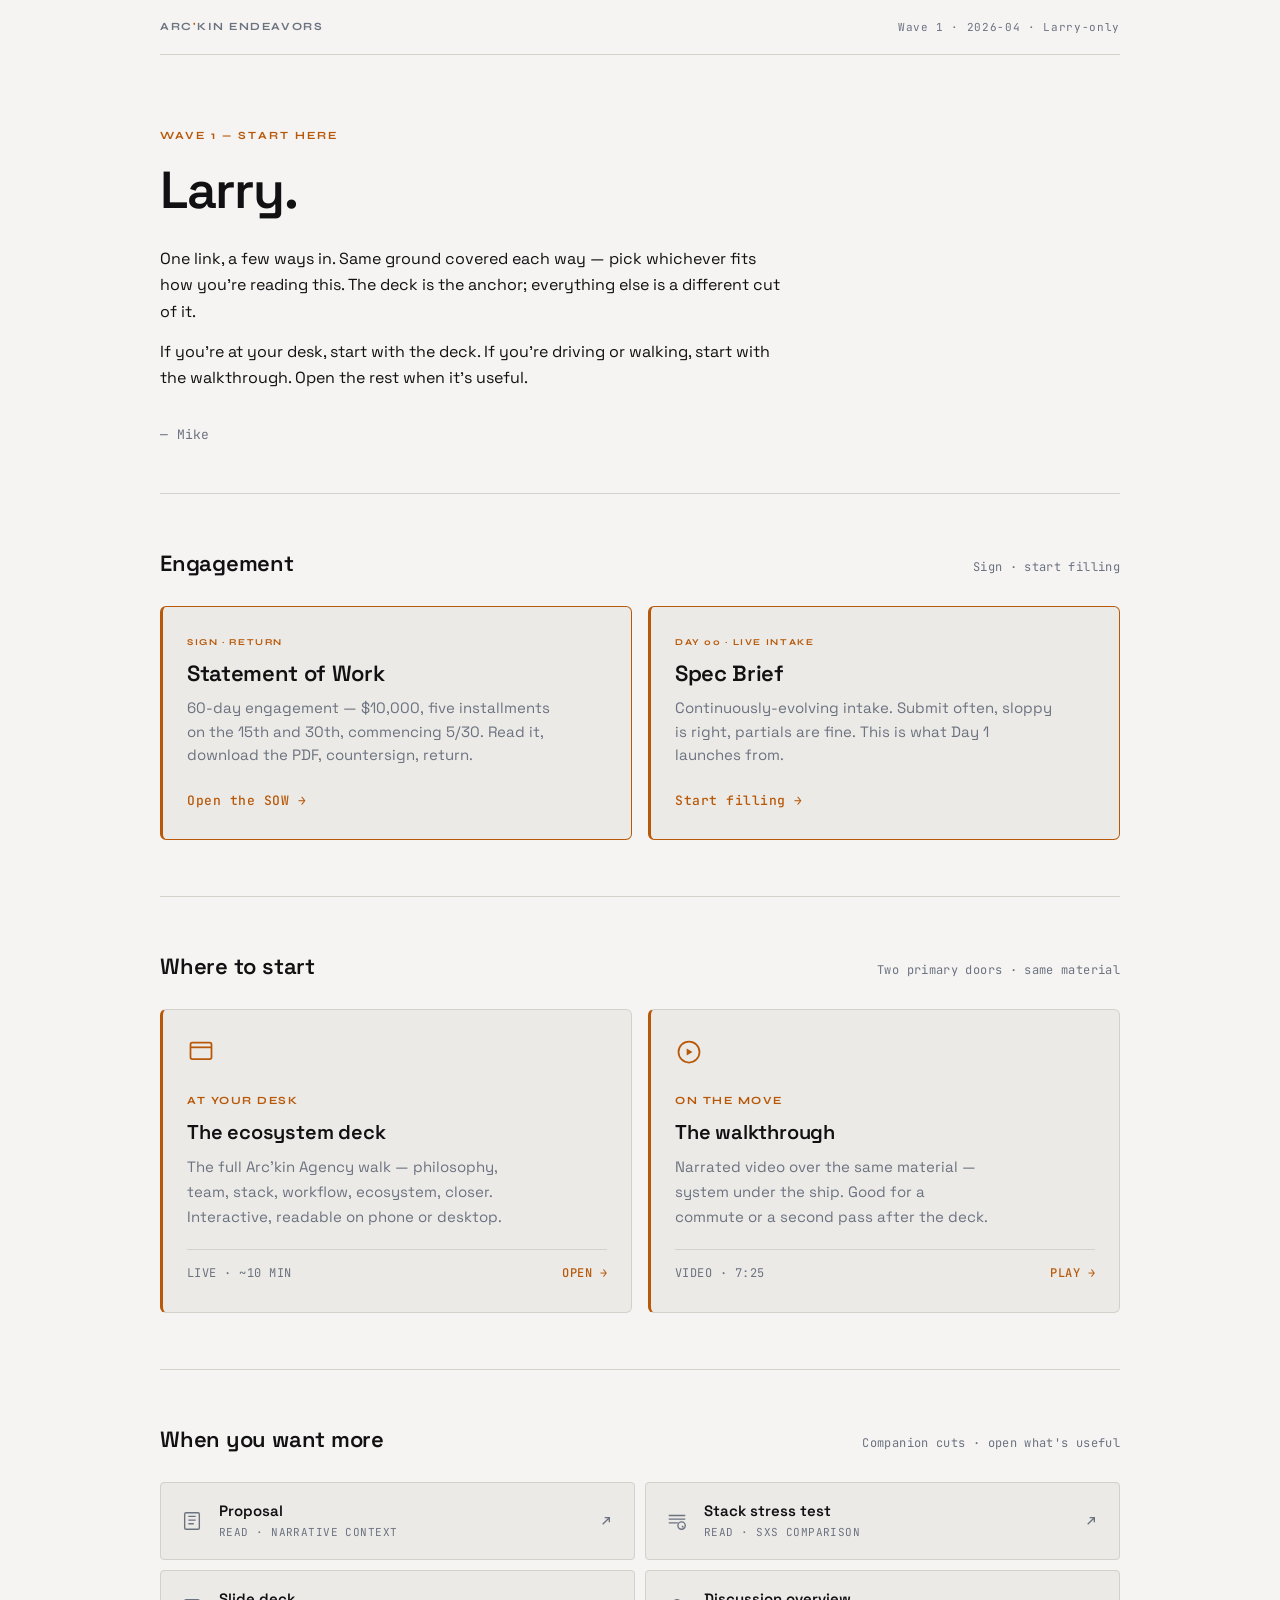
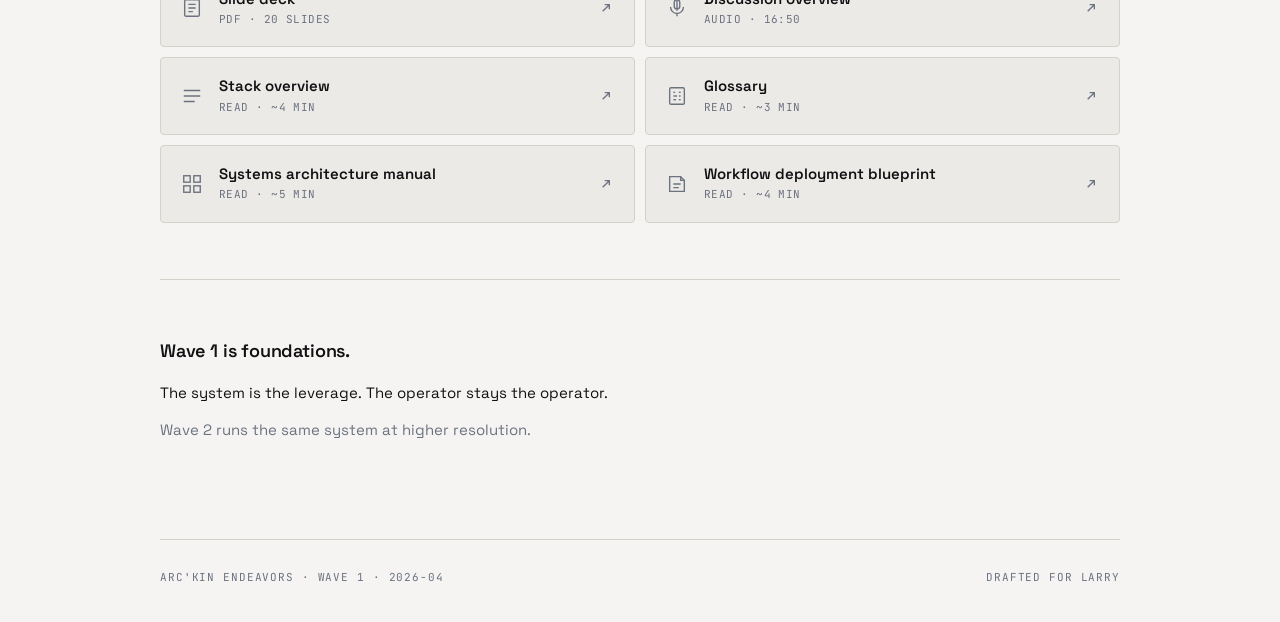
<file: start/index.html>
<!DOCTYPE html>
<html lang="en">
<head>
<meta charset="UTF-8">
<meta name="robots" content="noindex, nofollow, noarchive, nosnippet, noimageindex">
<meta name="viewport" content="width=device-width, initial-scale=1.0">
<meta name="robots" content="noindex,nofollow">
<title>Arc'kin Agency — Wave 1 · for Larry</title>
<link rel="preconnect" href="https://fonts.googleapis.com">
<link rel="preconnect" href="https://fonts.gstatic.com" crossorigin>
<link href="https://fonts.googleapis.com/css2?family=Syne:wght@700&family=Space+Grotesk:wght@400;500;600&family=JetBrains+Mono:wght@500&display=swap" rel="stylesheet">
<style>
:root {
  --bg:     #111113;
  --fg:     #EDE9E1;
  --accent: #FFAB40;
  --subtle: #6B7280;
  --rule:   #1F2937;
  --hover:  #1A1C1F;
  --focus:  #FFAB40;
  --font-sans: 'Space Grotesk', 'Helvetica Neue', Arial, sans-serif;
  --font-display: 'Syne', 'Space Grotesk', sans-serif;
  --font-mono: 'JetBrains Mono', 'Menlo', 'Monaco', monospace;
  --max-w: 960px;
  --page-pad: 24px;
  --lane-strategy:   #A8B5C7;
  --lane-build:      #C9B391;
  --lane-ops:        #9FB8A3;
  --lane-life:       #BFA7C4;
  --lane-engagement: #FFAB40;
}
@media (prefers-color-scheme: light) {
  :root {
    --bg:     #F5F4F2;
    --fg:     #111113;
    --accent: #B8590A;
    --subtle: #6B7280;
    --rule:   #D4D0CA;
    --hover:  #ECEAE6;
    --focus:  #B8590A;
    --lane-strategy:   #5A6676;
    --lane-build:      #8A6F3E;
    --lane-ops:        #4D6B52;
    --lane-life:       #6B5072;
    --lane-engagement: #B8590A;
  }
}

*, *::before, *::after { box-sizing: border-box; margin: 0; padding: 0; }
html { font-size: 16px; scroll-behavior: smooth; -webkit-text-size-adjust: 100%; }
body {
  background: var(--bg);
  color: var(--fg);
  font-family: var(--font-sans);
  font-size: 0.9375rem;
  line-height: 1.65;
  font-weight: 400;
  min-height: 100vh;
  overflow-x: hidden;
}
:focus-visible { outline: 2px solid var(--focus); outline-offset: 2px; border-radius: 3px; }
:focus:not(:focus-visible) { outline: none; }
a { color: inherit; text-decoration: none; }

@keyframes arrive {
  from { opacity: 0; transform: translateY(16px); }
  to   { opacity: 1; transform: translateY(0); }
}
.arrive { animation: arrive 520ms cubic-bezier(0.22, 1, 0.36, 1) both; }
.arrive.d1 { animation-delay: 40ms; }
.arrive.d2 { animation-delay: 140ms; }
.arrive.d3 { animation-delay: 240ms; }
.arrive.d4 { animation-delay: 340ms; }
.arrive.d5 { animation-delay: 440ms; }
@media (prefers-reduced-motion: reduce) {
  *, *::before, *::after { animation-duration: 0.01ms !important; transition-duration: 0.01ms !important; }
  .arrive { animation: none; opacity: 1; transform: none; }
}

.page {
  max-width: calc(var(--max-w) + var(--page-pad) * 2);
  margin: 0 auto;
  padding: 0 var(--page-pad);
}

.nav {
  display: flex; align-items: center; justify-content: space-between;
  padding: 18px 0; border-bottom: 1px solid var(--rule);
}
.nav-brand {
  font-family: var(--font-display); font-weight: 700;
  font-size: 0.6875rem; letter-spacing: 0.14em; text-transform: uppercase;
  color: var(--subtle); user-select: none;
}
.nav-brand span { color: var(--accent); }
.nav-meta {
  font-family: var(--font-mono); font-size: 0.6875rem; letter-spacing: 0.06em;
  color: var(--subtle);
}

/* HERO */
.hero { padding: 72px 0 48px; }
.eyebrow {
  font-family: var(--font-display); font-weight: 700;
  font-size: 0.6875rem; letter-spacing: 0.18em; text-transform: uppercase;
  color: var(--accent); margin-bottom: 18px; display: block;
}
.hero h1 {
  font-family: var(--font-sans); font-weight: 600;
  font-size: clamp(2.25rem, 6vw, 3.25rem);
  line-height: 1.05; letter-spacing: -0.025em;
  margin-bottom: 28px;
}
.hero h1 em { font-style: normal; color: var(--accent); }
.hero-prose { max-width: 620px; }
.hero-prose p { margin-bottom: 14px; font-size: 1rem; }
.hero-prose p:last-child { margin-bottom: 0; }
.signoff {
  margin-top: 32px;
  font-family: var(--font-mono); font-size: 0.8125rem;
  color: var(--subtle); letter-spacing: 0.02em;
}

/* SECTION */
.section { padding: 56px 0; border-top: 1px solid var(--rule); }
.section-head {
  display: flex; align-items: baseline; justify-content: space-between;
  gap: 16px; margin-bottom: 28px; flex-wrap: wrap;
}
.section-heading {
  font-family: var(--font-sans); font-weight: 600;
  font-size: 1.375rem; letter-spacing: -0.01em; line-height: 1.2;
}
.section-note {
  font-family: var(--font-mono); font-size: 0.75rem; color: var(--subtle);
  letter-spacing: 0.03em;
}

/* ENGAGEMENT DOORS — 2-up active-action cluster (SOW + Day 00) */
.doors-engagement {
  display: grid;
  grid-template-columns: repeat(2, 1fr);
  gap: 16px;
}
@media (max-width: 720px) { .doors-engagement { grid-template-columns: 1fr; } }

.door-engagement {
  display: flex; flex-direction: column; justify-content: space-between;
  gap: 24px;
  background: var(--hover);
  border: 1px solid var(--lane-engagement);
  border-left: 3px solid var(--lane-engagement);
  border-radius: 6px;
  padding: 28px 24px;
  min-height: 200px;
  transition: background-color 220ms ease-out, transform 220ms ease-out;
}
.door-engagement:hover, .door-engagement:focus-visible {
  background: var(--bg);
  transform: translateY(-2px);
}
.door-engagement-eyebrow {
  font-family: var(--font-display); font-weight: 700;
  font-size: 0.5625rem; letter-spacing: 0.18em; text-transform: uppercase;
  color: var(--lane-engagement); margin-bottom: 10px; display: block;
}
.door-engagement-title {
  font-family: var(--font-sans); font-weight: 600;
  font-size: 1.375rem; letter-spacing: -0.015em; line-height: 1.2;
  color: var(--fg); margin-bottom: 10px;
}
.door-engagement-desc {
  font-size: 0.9375rem; color: var(--subtle);
  max-width: 38ch; line-height: 1.55;
}
.door-engagement-cta {
  font-family: var(--font-mono); font-size: 0.8125rem; letter-spacing: 0.04em;
  color: var(--lane-engagement); font-weight: 500;
  display: inline-flex; align-items: center; gap: 6px;
  transition: transform 220ms ease-out;
}
.door-engagement:hover .door-engagement-cta,
.door-engagement:focus-visible .door-engagement-cta {
  transform: translateX(4px);
}
@media (max-width: 640px) {
  .door-engagement { padding: 24px 20px; min-height: 180px; }
}

/* PRIMARY DOORS (2-col) */
.doors-primary {
  display: grid; grid-template-columns: repeat(2, 1fr); gap: 16px;
}
@media (max-width: 720px) { .doors-primary { grid-template-columns: 1fr; } }

.door {
  display: flex; flex-direction: column; justify-content: space-between;
  background: var(--hover);
  border: 1px solid var(--rule);
  border-radius: 6px;
  padding: 28px 24px;
  min-height: 220px;
  position: relative;
  transition: border-color 220ms ease-out, transform 220ms ease-out, background-color 220ms ease-out;
}
.door:hover, .door:focus-visible {
  border-color: var(--accent);
  background: var(--bg);
  transform: translateY(-2px);
}
.door-primary {
  border-left: 3px solid var(--accent);
}
.door-icon {
  width: 28px; height: 28px; margin-bottom: 18px;
  color: var(--accent);
}
.door-tag {
  font-family: var(--font-display); font-weight: 700;
  font-size: 0.6875rem; letter-spacing: 0.14em; text-transform: uppercase;
  color: var(--accent); margin-bottom: 10px; display: block;
}
.door-title {
  font-family: var(--font-sans); font-weight: 600;
  font-size: 1.25rem; letter-spacing: -0.01em;
  color: var(--fg); margin-bottom: 10px; line-height: 1.25;
}
.door-desc {
  font-size: 0.9375rem; color: var(--subtle);
  margin-bottom: 20px; max-width: 32ch;
}
.door-foot {
  display: flex; align-items: center; justify-content: space-between;
  font-family: var(--font-mono); font-size: 0.75rem; color: var(--subtle);
  letter-spacing: 0.04em; text-transform: uppercase;
  padding-top: 14px; border-top: 1px solid var(--rule);
}
.door-cta {
  color: var(--accent); font-weight: 500;
  transition: transform 220ms ease-out;
}
.door:hover .door-cta, .door:focus-visible .door-cta {
  transform: translateX(4px);
}

/* SECONDARY DOORS (compact list) */
.doors-secondary {
  display: grid; grid-template-columns: repeat(2, 1fr); gap: 10px;
}
@media (max-width: 640px) { .doors-secondary { grid-template-columns: 1fr; } }

.door-mini {
  display: flex; align-items: center; gap: 16px;
  background: var(--hover);
  border: 1px solid var(--rule);
  border-radius: 4px;
  padding: 18px 20px;
  transition: border-color 180ms ease-out, background-color 180ms ease-out;
}
.door-mini:hover, .door-mini:focus-visible {
  border-color: var(--accent);
}
.door-mini-icon {
  width: 22px; height: 22px;
  color: var(--subtle); flex-shrink: 0;
  transition: color 180ms ease-out;
}
.door-mini:hover .door-mini-icon { color: var(--accent); }
.door-mini-body { flex: 1; min-width: 0; }
.door-mini-title {
  font-weight: 600; font-size: 0.9375rem;
  color: var(--fg); line-height: 1.3;
}
.door-mini-meta {
  font-family: var(--font-mono); font-size: 0.6875rem;
  color: var(--subtle); letter-spacing: 0.04em;
  margin-top: 2px; text-transform: uppercase;
}
.door-mini-arrow {
  color: var(--subtle); flex-shrink: 0;
  transition: transform 180ms ease-out, color 180ms ease-out;
}
.door-mini:hover .door-mini-arrow {
  color: var(--accent);
  transform: translateX(3px);
}

/* CLOSER */
.closer { padding: 56px 0 96px; border-top: 1px solid var(--rule); }
.closer p {
  max-width: 560px;
  color: var(--fg);
  font-size: 0.9375rem;
  margin-bottom: 12px;
}
.closer p:last-child { margin-bottom: 0; }
.closer .subtle { color: var(--subtle); }

/* COLOPHON */
.colophon {
  padding: 28px 0 36px;
  border-top: 1px solid var(--rule);
  font-family: var(--font-mono); font-size: 0.6875rem;
  letter-spacing: 0.08em; text-transform: uppercase;
  color: var(--subtle);
  display: flex; justify-content: space-between; gap: 16px; flex-wrap: wrap;
}
.colophon a { color: var(--subtle); border-bottom: 1px solid transparent; transition: color 180ms, border-color 180ms; }
.colophon a:hover { color: var(--accent); border-color: var(--accent); }

@media (max-width: 640px) {
  .hero { padding: 56px 0 40px; }
  .section { padding: 44px 0; }
  .door { padding: 24px 20px; min-height: 200px; }
}
</style>
</head>
<body>

<div class="page">

  <nav class="nav" aria-label="Wave 1 hub navigation">
    <div class="nav-brand">Arc<span>&apos;</span>kin Endeavors</div>
    <div class="nav-meta">Wave 1 · 2026-04 · Larry-only</div>
  </nav>

  <header class="hero">
    <span class="eyebrow arrive d1">Wave 1 — Start Here</span>
    <h1 class="arrive d2">Larry.</h1>
    <div class="hero-prose">
      <p class="arrive d3">One link, a few ways in. Same ground covered each way — pick whichever fits how you're reading this. The deck is the anchor; everything else is a different cut of it.</p>
      <p class="arrive d4">If you&apos;re at your desk, start with the deck. If you&apos;re driving or walking, start with the walkthrough. Open the rest when it&apos;s useful.</p>
      <div class="signoff arrive d5">— Mike</div>
    </div>
  </header>

  <section class="section arrive d5" aria-labelledby="engagement-heading">
    <div class="section-head">
      <h2 class="section-heading" id="engagement-heading">Engagement</h2>
      <span class="section-note">Sign &middot; start filling</span>
    </div>

    <div class="doors-engagement">
      <a class="door-engagement" href="../sow/" aria-label="Read the Statement of Work and download the PDF for countersignature">
        <div>
          <span class="door-engagement-eyebrow">Sign &middot; return</span>
          <div class="door-engagement-title">Statement of Work</div>
          <p class="door-engagement-desc">60-day engagement &mdash; $10,000, five installments on the 15th and 30th, commencing 5/30. Read it, download the PDF, countersign, return.</p>
        </div>
        <span class="door-engagement-cta" aria-hidden="true">Open the SOW &#8594;</span>
      </a>

      <a class="door-engagement" href="../day-00/" aria-label="Open the Day 00 spec brief intake form">
        <div>
          <span class="door-engagement-eyebrow">Day 00 &middot; Live intake</span>
          <div class="door-engagement-title">Spec Brief</div>
          <p class="door-engagement-desc">Continuously-evolving intake. Submit often, sloppy is right, partials are fine. This is what Day 1 launches from.</p>
        </div>
        <span class="door-engagement-cta" aria-hidden="true">Start filling &#8594;</span>
      </a>
    </div>
  </section>

  <section class="section" aria-labelledby="start-here">
    <div class="section-head">
      <h2 class="section-heading" id="start-here">Where to start</h2>
      <span class="section-note">Two primary doors · same material</span>
    </div>

    <div class="doors-primary">
      <a class="door door-primary" href="../" aria-label="Open the ecosystem deck — interactive web version, about ten minutes">
        <div>
          <svg class="door-icon" viewBox="0 0 24 24" fill="none" stroke="currentColor" stroke-width="1.5" aria-hidden="true">
            <rect x="3" y="4" width="18" height="14" rx="1.5"/>
            <path d="M3 8h18"/>
            <path d="M7 6h.01"/>
            <path d="M10 6h.01"/>
          </svg>
          <span class="door-tag">At your desk</span>
          <div class="door-title">The ecosystem deck</div>
          <p class="door-desc">The full Arc&apos;kin Agency walk — philosophy, team, stack, workflow, ecosystem, closer. Interactive, readable on phone or desktop.</p>
        </div>
        <div class="door-foot">
          <span>Live · ~10 min</span>
          <span class="door-cta">Open →</span>
        </div>
      </a>

      <a class="door door-primary" href="../media/walkthrough.html" aria-label="Play the walkthrough video, seven and a half minutes">
        <div>
          <svg class="door-icon" viewBox="0 0 24 24" fill="none" stroke="currentColor" stroke-width="1.5" aria-hidden="true">
            <circle cx="12" cy="12" r="9"/>
            <path d="M10 9l5 3-5 3V9z" fill="currentColor" stroke="none"/>
          </svg>
          <span class="door-tag">On the move</span>
          <div class="door-title">The walkthrough</div>
          <p class="door-desc">Narrated video over the same material — system under the ship. Good for a commute or a second pass after the deck.</p>
        </div>
        <div class="door-foot">
          <span>Video · 7:25</span>
          <span class="door-cta">Play →</span>
        </div>
      </a>
    </div>
  </section>

  <section class="section" aria-labelledby="companions">
    <div class="section-head">
      <h2 class="section-heading" id="companions">When you want more</h2>
      <span class="section-note">Companion cuts &middot; open what&apos;s useful</span>
    </div>

    <div class="doors-secondary">

      <a class="door-mini" href="../proposal/" aria-label="Read the engagement proposal — narrative context for the SOW">
        <svg class="door-mini-icon" viewBox="0 0 24 24" fill="none" stroke="currentColor" stroke-width="1.5" aria-hidden="true">
          <rect x="4" y="3" width="16" height="18" rx="1.5"/>
          <path d="M8 7h8M8 11h8M8 15h6"/>
        </svg>
        <div class="door-mini-body">
          <div class="door-mini-title">Proposal</div>
          <div class="door-mini-meta">Read &middot; Narrative context</div>
        </div>
        <svg class="door-mini-arrow" width="16" height="16" viewBox="0 0 24 24" fill="none" stroke="currentColor" stroke-width="2" aria-hidden="true"><path d="M7 17L17 7M10 7h7v7"/></svg>
      </a>

      <a class="door-mini" href="../stack-compare/" aria-label="Read stack stress test and side-by-side comparison">
        <svg class="door-mini-icon" viewBox="0 0 24 24" fill="none" stroke="currentColor" stroke-width="1.5" aria-hidden="true">
          <path d="M3 6h18M3 10h18M3 14h10"/>
          <circle cx="17" cy="17" r="4"/>
          <path d="m19 19-1.5-1.5"/>
        </svg>
        <div class="door-mini-body">
          <div class="door-mini-title">Stack stress test</div>
          <div class="door-mini-meta">Read &middot; SxS comparison</div>
        </div>
        <svg class="door-mini-arrow" width="16" height="16" viewBox="0 0 24 24" fill="none" stroke="currentColor" stroke-width="2" aria-hidden="true"><path d="M7 17L17 7M10 7h7v7"/></svg>
      </a>

      <a class="door-mini" href="../media/slides.pdf" aria-label="Open slide deck PDF, twenty slides">
        <svg class="door-mini-icon" viewBox="0 0 24 24" fill="none" stroke="currentColor" stroke-width="1.5" aria-hidden="true">
          <rect x="4" y="3" width="16" height="18" rx="1.5"/>
          <path d="M8 8h8M8 12h8M8 16h5"/>
        </svg>
        <div class="door-mini-body">
          <div class="door-mini-title">Slide deck</div>
          <div class="door-mini-meta">PDF · 20 slides</div>
        </div>
        <svg class="door-mini-arrow" width="16" height="16" viewBox="0 0 24 24" fill="none" stroke="currentColor" stroke-width="2" aria-hidden="true"><path d="M7 17L17 7M10 7h7v7"/></svg>
      </a>

      <a class="door-mini" href="../media/discussion.html" aria-label="Play discussion overview audio, seventeen minutes">
        <svg class="door-mini-icon" viewBox="0 0 24 24" fill="none" stroke="currentColor" stroke-width="1.5" aria-hidden="true">
          <path d="M12 3v12"/>
          <rect x="9" y="3" width="6" height="10" rx="3"/>
          <path d="M5 11a7 7 0 0014 0M12 18v3"/>
        </svg>
        <div class="door-mini-body">
          <div class="door-mini-title">Discussion overview</div>
          <div class="door-mini-meta">Audio · 16:50</div>
        </div>
        <svg class="door-mini-arrow" width="16" height="16" viewBox="0 0 24 24" fill="none" stroke="currentColor" stroke-width="2" aria-hidden="true"><path d="M7 17L17 7M10 7h7v7"/></svg>
      </a>

      <a class="door-mini" href="../companions/stack-overview.html" aria-label="Read stack overview">
        <svg class="door-mini-icon" viewBox="0 0 24 24" fill="none" stroke="currentColor" stroke-width="1.5" aria-hidden="true">
          <path d="M3 6h18M3 12h18M3 18h12"/>
        </svg>
        <div class="door-mini-body">
          <div class="door-mini-title">Stack overview</div>
          <div class="door-mini-meta">Read · ~4 min</div>
        </div>
        <svg class="door-mini-arrow" width="16" height="16" viewBox="0 0 24 24" fill="none" stroke="currentColor" stroke-width="2" aria-hidden="true"><path d="M7 17L17 7M10 7h7v7"/></svg>
      </a>

      <a class="door-mini" href="../glossary/" aria-label="Read the master glossary — key terms and definitions">
        <svg class="door-mini-icon" viewBox="0 0 24 24" fill="none" stroke="currentColor" stroke-width="1.5" aria-hidden="true">
          <rect x="4" y="3" width="16" height="18" rx="1.5"/>
          <path d="M8 8h2"/>
          <path d="M8 12h4"/>
          <path d="M8 16h3"/>
          <path d="M14 8h2"/>
          <path d="M14 12h2"/>
          <path d="M14 16h2"/>
        </svg>
        <div class="door-mini-body">
          <div class="door-mini-title">Glossary</div>
          <div class="door-mini-meta">Read &middot; ~3 min</div>
        </div>
        <svg class="door-mini-arrow" width="16" height="16" viewBox="0 0 24 24" fill="none" stroke="currentColor" stroke-width="2" aria-hidden="true"><path d="M7 17L17 7M10 7h7v7"/></svg>
      </a>

      <a class="door-mini" href="../companions/architecture-manual.html" aria-label="Read systems architecture manual">
        <svg class="door-mini-icon" viewBox="0 0 24 24" fill="none" stroke="currentColor" stroke-width="1.5" aria-hidden="true">
          <rect x="3" y="3" width="7" height="7"/>
          <rect x="14" y="3" width="7" height="7"/>
          <rect x="3" y="14" width="7" height="7"/>
          <rect x="14" y="14" width="7" height="7"/>
        </svg>
        <div class="door-mini-body">
          <div class="door-mini-title">Systems architecture manual</div>
          <div class="door-mini-meta">Read · ~5 min</div>
        </div>
        <svg class="door-mini-arrow" width="16" height="16" viewBox="0 0 24 24" fill="none" stroke="currentColor" stroke-width="2" aria-hidden="true"><path d="M7 17L17 7M10 7h7v7"/></svg>
      </a>

      <a class="door-mini" href="../companions/deployment-blueprint.html" aria-label="Read workflow deployment blueprint">
        <svg class="door-mini-icon" viewBox="0 0 24 24" fill="none" stroke="currentColor" stroke-width="1.5" aria-hidden="true">
          <path d="M4 20V4h12l4 4v12z"/>
          <path d="M16 4v4h4"/>
          <path d="M8 12h8M8 16h6"/>
        </svg>
        <div class="door-mini-body">
          <div class="door-mini-title">Workflow deployment blueprint</div>
          <div class="door-mini-meta">Read · ~4 min</div>
        </div>
        <svg class="door-mini-arrow" width="16" height="16" viewBox="0 0 24 24" fill="none" stroke="currentColor" stroke-width="2" aria-hidden="true"><path d="M7 17L17 7M10 7h7v7"/></svg>
      </a>

    </div>
  </section>

  <section class="closer" aria-labelledby="closer">
    <h2 id="closer" style="font-family: var(--font-sans); font-weight: 600; font-size: 1.125rem; letter-spacing: -0.01em; margin-bottom: 16px;">Wave 1 is foundations.</h2>
    <p>The system is the leverage. The operator stays the operator.</p>
    <p class="subtle">Wave 2 runs the same system at higher resolution.</p>
  </section>

  <footer class="colophon">
    <span>Arc&apos;kin Endeavors · Wave 1 · 2026-04</span>
    <span>Drafted for Larry</span>
  </footer>

</div>

</body>
</html>
</file>
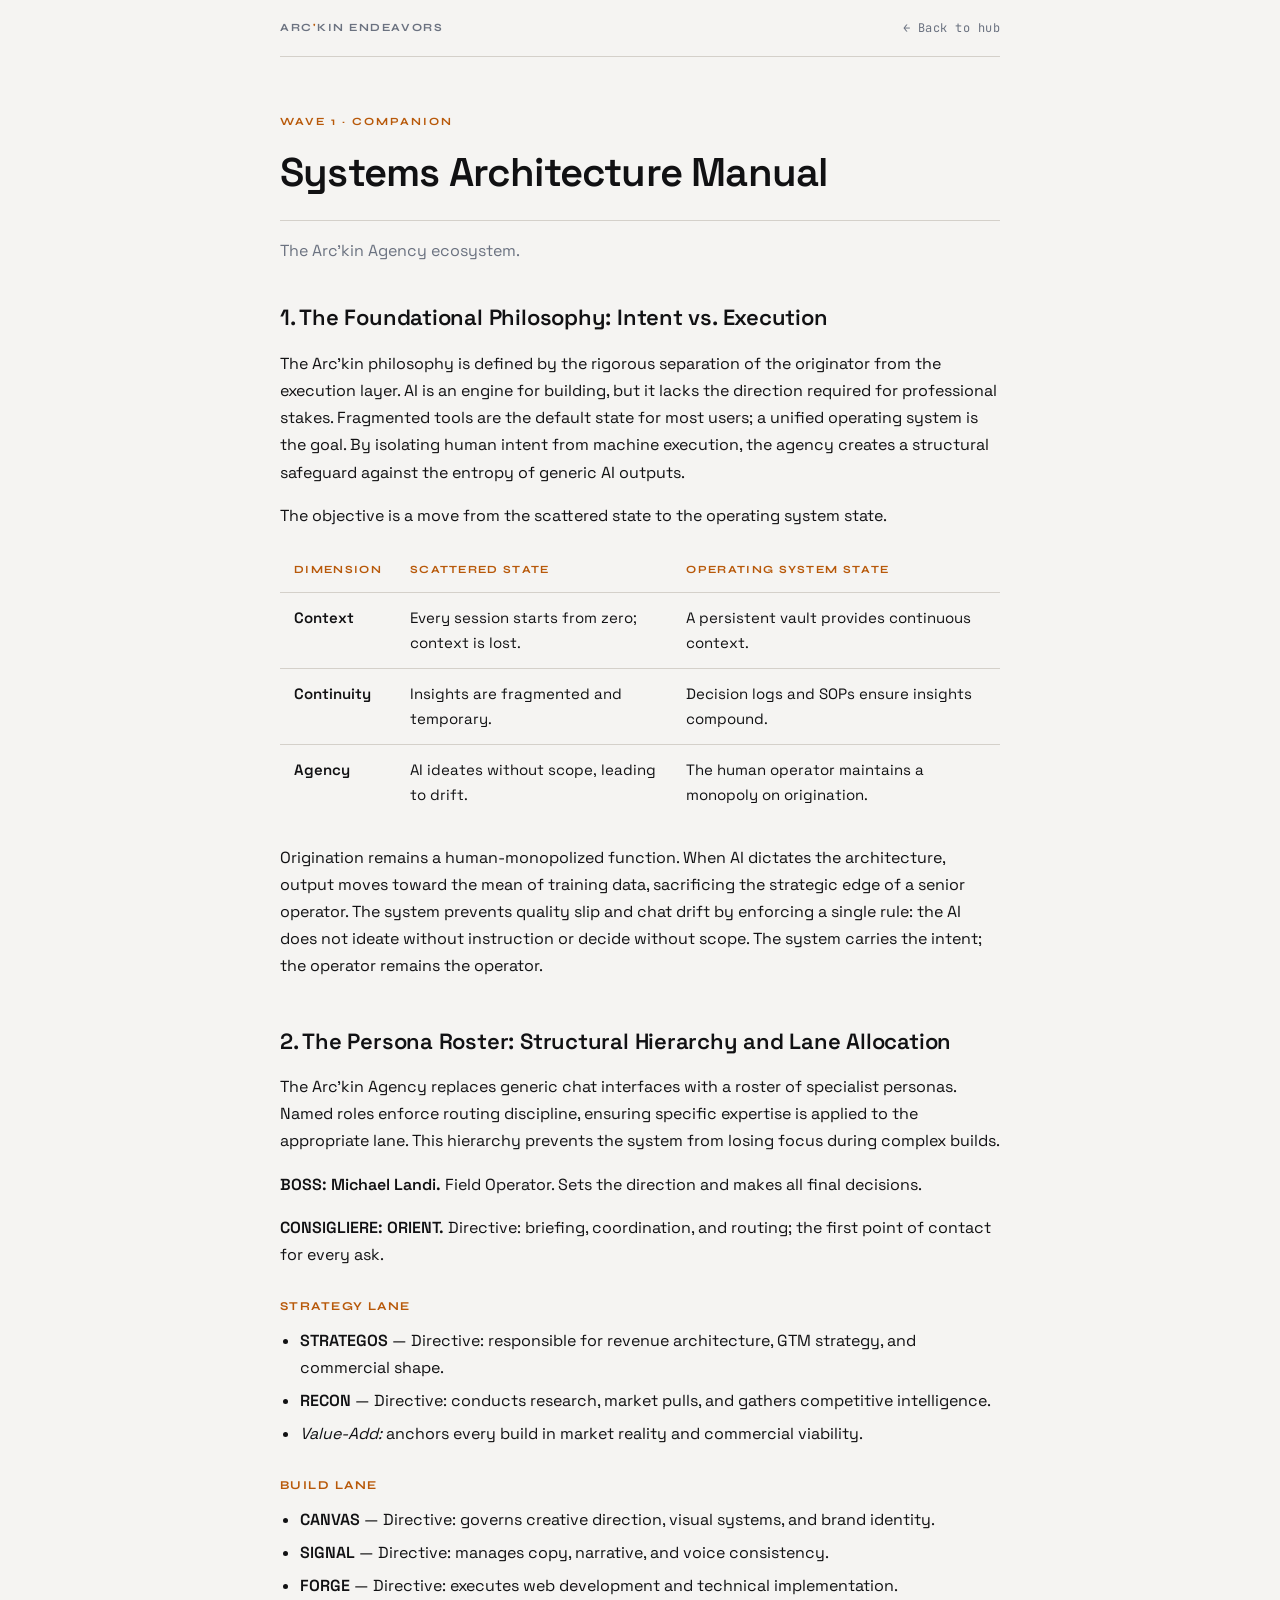
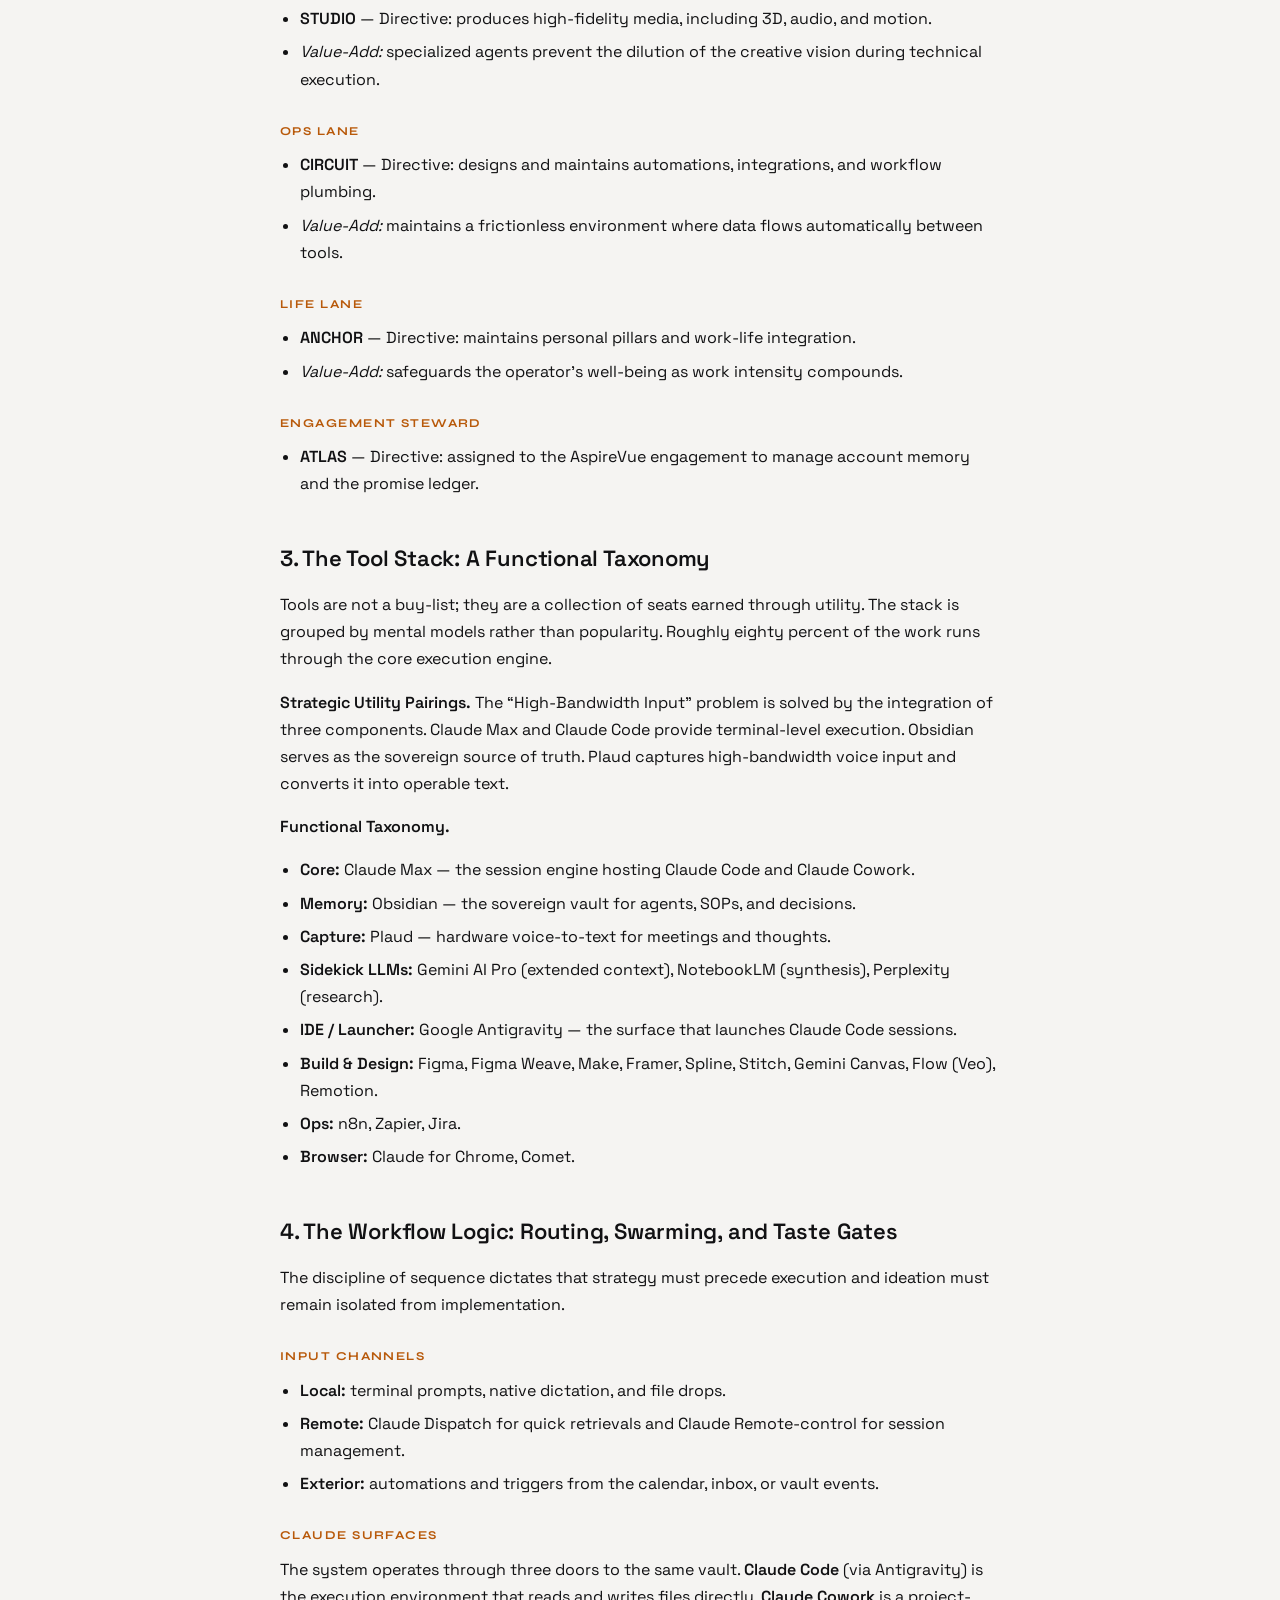
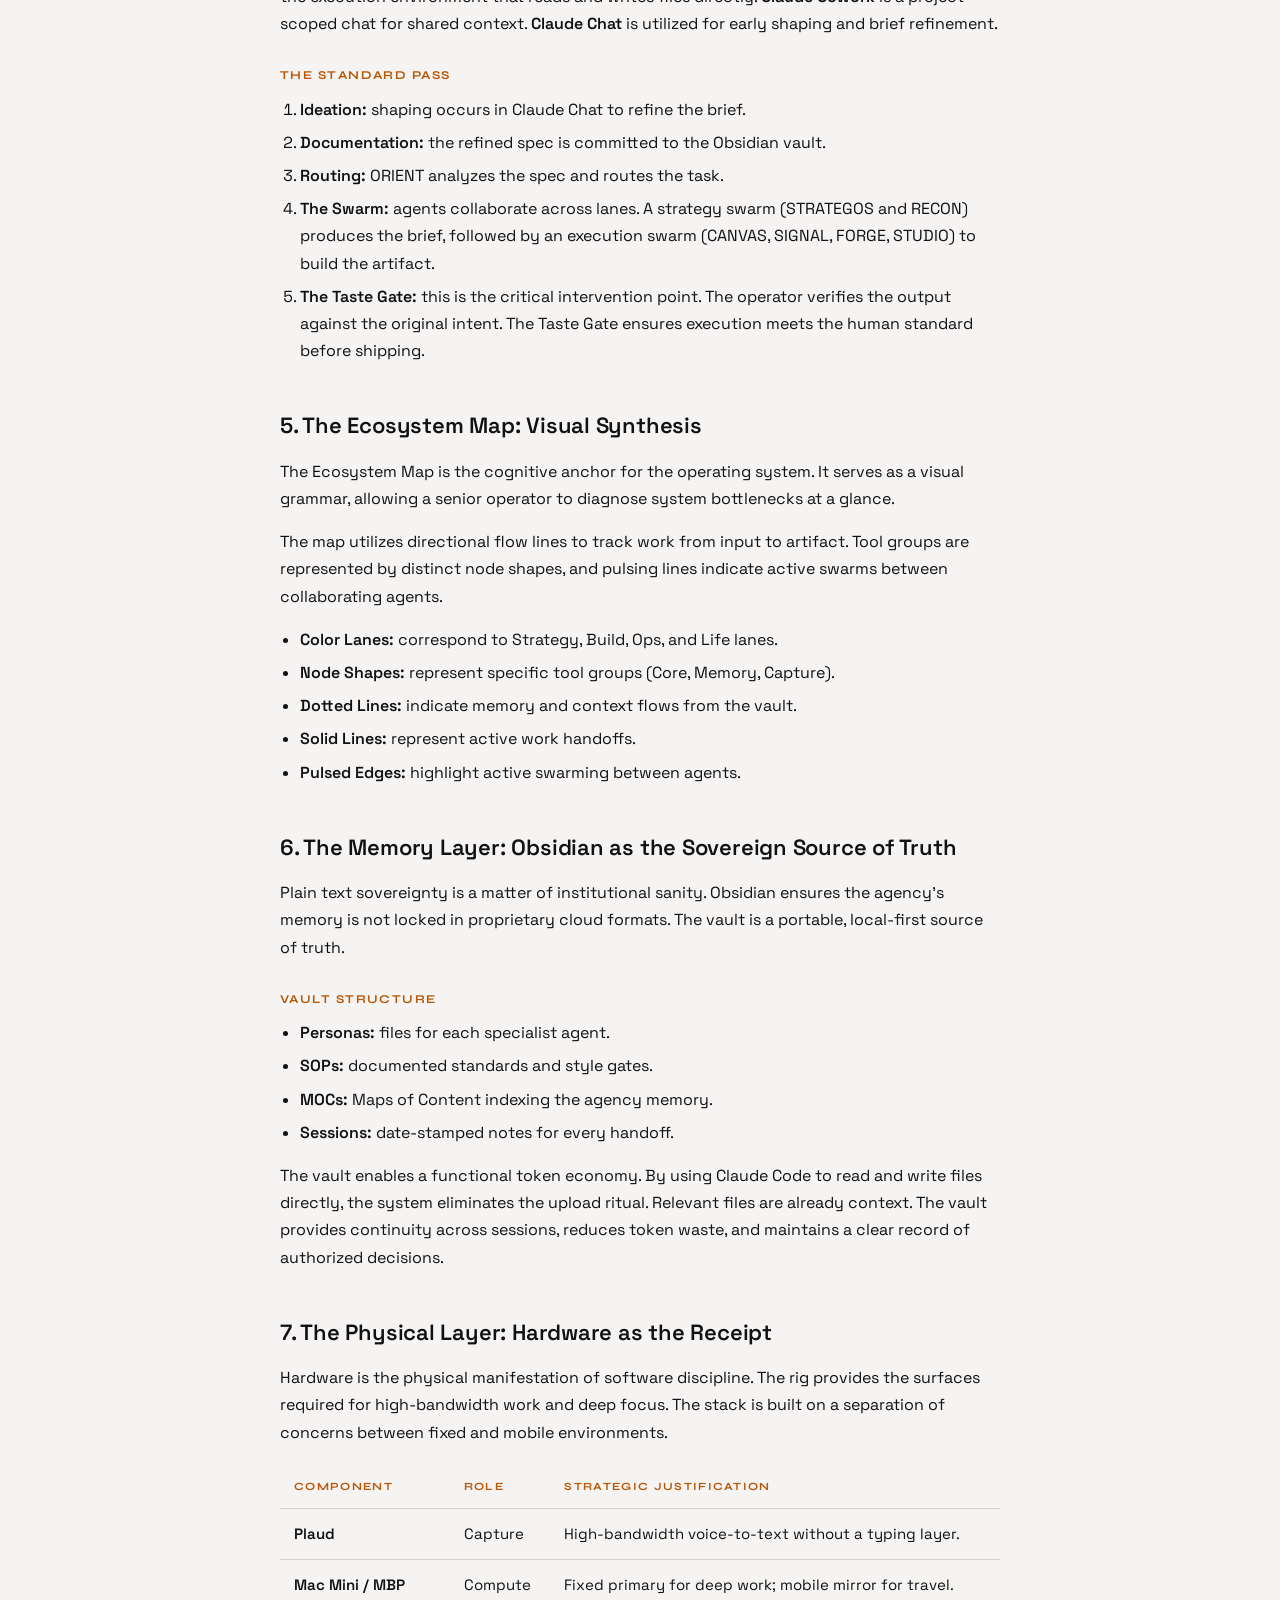
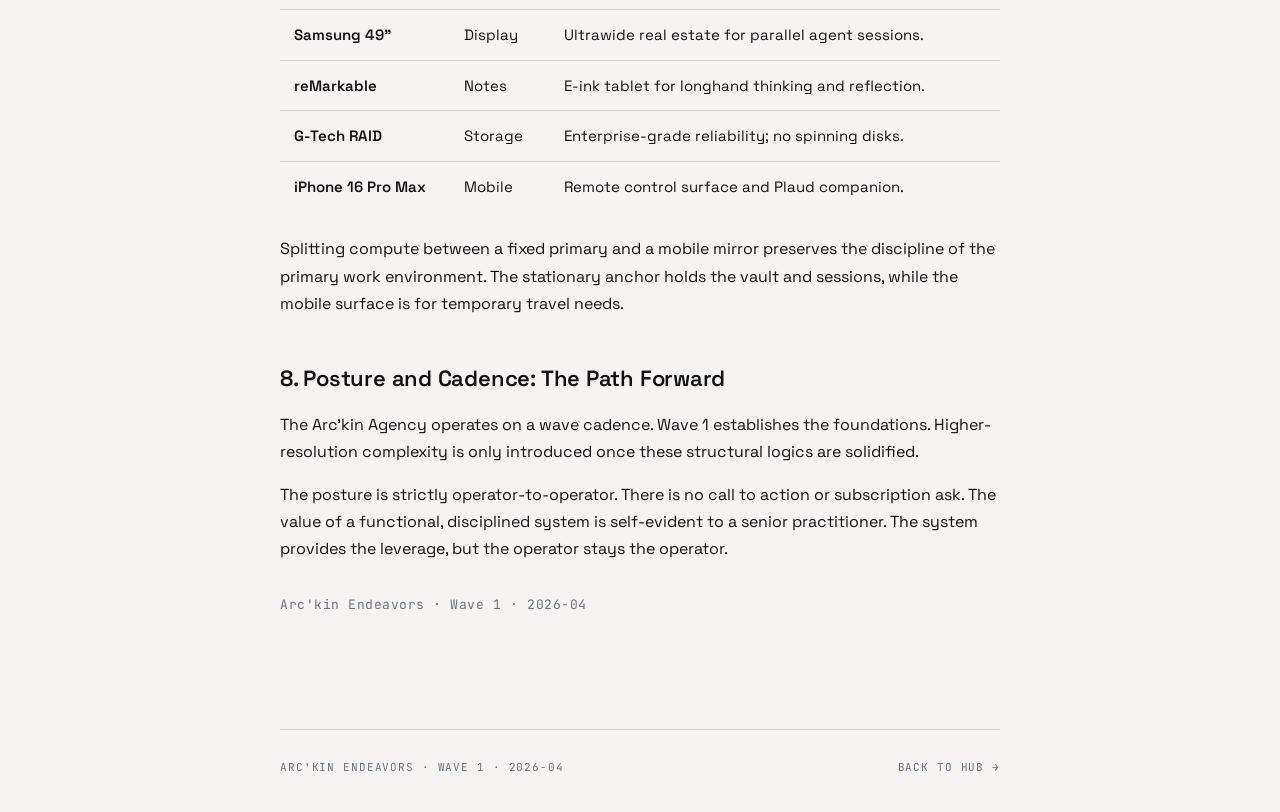
<file: companions/architecture-manual.html>
<!DOCTYPE html>
<html lang="en">
<head>
<meta charset="UTF-8">
<meta name="robots" content="noindex, nofollow, noarchive, nosnippet, noimageindex">
<meta name="viewport" content="width=device-width, initial-scale=1.0">
<meta name="robots" content="noindex,nofollow">
<title>Systems Architecture Manual — Wave 1</title>
<link rel="preconnect" href="https://fonts.googleapis.com">
<link rel="preconnect" href="https://fonts.gstatic.com" crossorigin>
<link href="https://fonts.googleapis.com/css2?family=Syne:wght@700&family=Space+Grotesk:wght@400;500;600&family=JetBrains+Mono:wght@500&display=swap" rel="stylesheet">
<link rel="stylesheet" href="style.css">
</head>
<body>
<div class="page">

  <nav class="nav" aria-label="Back to hub">
    <div class="nav-brand">Arc<span>&apos;</span>kin Endeavors</div>
    <a class="nav-back" href="../start/">Back to hub</a>
  </nav>

  <article class="doc">
    <span class="doc-eyebrow">Wave 1 · Companion</span>
    <h1>Systems Architecture Manual</h1>
    <p style="color: var(--subtle); font-size: 1rem; margin-top: -24px; margin-bottom: 40px;">The Arc&apos;kin Agency ecosystem.</p>

    <h2>1. The Foundational Philosophy: Intent vs. Execution</h2>
    <p>The Arc&apos;kin philosophy is defined by the rigorous separation of the originator from the execution layer. AI is an engine for building, but it lacks the direction required for professional stakes. Fragmented tools are the default state for most users; a unified operating system is the goal. By isolating human intent from machine execution, the agency creates a structural safeguard against the entropy of generic AI outputs.</p>
    <p>The objective is a move from the scattered state to the operating system state.</p>
    <table>
      <thead><tr><th>Dimension</th><th>Scattered State</th><th>Operating System State</th></tr></thead>
      <tbody>
        <tr><td><strong>Context</strong></td><td>Every session starts from zero; context is lost.</td><td>A persistent vault provides continuous context.</td></tr>
        <tr><td><strong>Continuity</strong></td><td>Insights are fragmented and temporary.</td><td>Decision logs and SOPs ensure insights compound.</td></tr>
        <tr><td><strong>Agency</strong></td><td>AI ideates without scope, leading to drift.</td><td>The human operator maintains a monopoly on origination.</td></tr>
      </tbody>
    </table>
    <p>Origination remains a human-monopolized function. When AI dictates the architecture, output moves toward the mean of training data, sacrificing the strategic edge of a senior operator. The system prevents quality slip and chat drift by enforcing a single rule: the AI does not ideate without instruction or decide without scope. The system carries the intent; the operator remains the operator.</p>

    <h2>2. The Persona Roster: Structural Hierarchy and Lane Allocation</h2>
    <p>The Arc&apos;kin Agency replaces generic chat interfaces with a roster of specialist personas. Named roles enforce routing discipline, ensuring specific expertise is applied to the appropriate lane. This hierarchy prevents the system from losing focus during complex builds.</p>
    <p><strong>BOSS: Michael Landi.</strong> Field Operator. Sets the direction and makes all final decisions.</p>
    <p><strong>CONSIGLIERE: ORIENT.</strong> Directive: briefing, coordination, and routing; the first point of contact for every ask.</p>
    <h4>Strategy Lane</h4>
    <ul>
      <li><strong>STRATEGOS</strong> — Directive: responsible for revenue architecture, GTM strategy, and commercial shape.</li>
      <li><strong>RECON</strong> — Directive: conducts research, market pulls, and gathers competitive intelligence.</li>
      <li><em>Value-Add:</em> anchors every build in market reality and commercial viability.</li>
    </ul>
    <h4>Build Lane</h4>
    <ul>
      <li><strong>CANVAS</strong> — Directive: governs creative direction, visual systems, and brand identity.</li>
      <li><strong>SIGNAL</strong> — Directive: manages copy, narrative, and voice consistency.</li>
      <li><strong>FORGE</strong> — Directive: executes web development and technical implementation.</li>
      <li><strong>STUDIO</strong> — Directive: produces high-fidelity media, including 3D, audio, and motion.</li>
      <li><em>Value-Add:</em> specialized agents prevent the dilution of the creative vision during technical execution.</li>
    </ul>
    <h4>Ops Lane</h4>
    <ul>
      <li><strong>CIRCUIT</strong> — Directive: designs and maintains automations, integrations, and workflow plumbing.</li>
      <li><em>Value-Add:</em> maintains a frictionless environment where data flows automatically between tools.</li>
    </ul>
    <h4>Life Lane</h4>
    <ul>
      <li><strong>ANCHOR</strong> — Directive: maintains personal pillars and work-life integration.</li>
      <li><em>Value-Add:</em> safeguards the operator&apos;s well-being as work intensity compounds.</li>
    </ul>
    <h4>Engagement Steward</h4>
    <ul>
      <li><strong>ATLAS</strong> — Directive: assigned to the AspireVue engagement to manage account memory and the promise ledger.</li>
    </ul>

    <h2>3. The Tool Stack: A Functional Taxonomy</h2>
    <p>Tools are not a buy-list; they are a collection of seats earned through utility. The stack is grouped by mental models rather than popularity. Roughly eighty percent of the work runs through the core execution engine.</p>
    <p><strong>Strategic Utility Pairings.</strong> The &ldquo;High-Bandwidth Input&rdquo; problem is solved by the integration of three components. Claude Max and Claude Code provide terminal-level execution. Obsidian serves as the sovereign source of truth. Plaud captures high-bandwidth voice input and converts it into operable text.</p>
    <p><strong>Functional Taxonomy.</strong></p>
    <ul>
      <li><strong>Core:</strong> Claude Max — the session engine hosting Claude Code and Claude Cowork.</li>
      <li><strong>Memory:</strong> Obsidian — the sovereign vault for agents, SOPs, and decisions.</li>
      <li><strong>Capture:</strong> Plaud — hardware voice-to-text for meetings and thoughts.</li>
      <li><strong>Sidekick LLMs:</strong> Gemini AI Pro (extended context), NotebookLM (synthesis), Perplexity (research).</li>
      <li><strong>IDE / Launcher:</strong> Google Antigravity — the surface that launches Claude Code sessions.</li>
      <li><strong>Build &amp; Design:</strong> Figma, Figma Weave, Make, Framer, Spline, Stitch, Gemini Canvas, Flow (Veo), Remotion.</li>
      <li><strong>Ops:</strong> n8n, Zapier, Jira.</li>
      <li><strong>Browser:</strong> Claude for Chrome, Comet.</li>
    </ul>

    <h2>4. The Workflow Logic: Routing, Swarming, and Taste Gates</h2>
    <p>The discipline of sequence dictates that strategy must precede execution and ideation must remain isolated from implementation.</p>
    <h4>Input Channels</h4>
    <ul>
      <li><strong>Local:</strong> terminal prompts, native dictation, and file drops.</li>
      <li><strong>Remote:</strong> Claude Dispatch for quick retrievals and Claude Remote-control for session management.</li>
      <li><strong>Exterior:</strong> automations and triggers from the calendar, inbox, or vault events.</li>
    </ul>
    <h4>Claude Surfaces</h4>
    <p>The system operates through three doors to the same vault. <strong>Claude Code</strong> (via Antigravity) is the execution environment that reads and writes files directly. <strong>Claude Cowork</strong> is a project-scoped chat for shared context. <strong>Claude Chat</strong> is utilized for early shaping and brief refinement.</p>
    <h4>The Standard Pass</h4>
    <ol>
      <li><strong>Ideation:</strong> shaping occurs in Claude Chat to refine the brief.</li>
      <li><strong>Documentation:</strong> the refined spec is committed to the Obsidian vault.</li>
      <li><strong>Routing:</strong> ORIENT analyzes the spec and routes the task.</li>
      <li><strong>The Swarm:</strong> agents collaborate across lanes. A strategy swarm (STRATEGOS and RECON) produces the brief, followed by an execution swarm (CANVAS, SIGNAL, FORGE, STUDIO) to build the artifact.</li>
      <li><strong>The Taste Gate:</strong> this is the critical intervention point. The operator verifies the output against the original intent. The Taste Gate ensures execution meets the human standard before shipping.</li>
    </ol>

    <h2>5. The Ecosystem Map: Visual Synthesis</h2>
    <p>The Ecosystem Map is the cognitive anchor for the operating system. It serves as a visual grammar, allowing a senior operator to diagnose system bottlenecks at a glance.</p>
    <p>The map utilizes directional flow lines to track work from input to artifact. Tool groups are represented by distinct node shapes, and pulsing lines indicate active swarms between collaborating agents.</p>
    <ul>
      <li><strong>Color Lanes:</strong> correspond to Strategy, Build, Ops, and Life lanes.</li>
      <li><strong>Node Shapes:</strong> represent specific tool groups (Core, Memory, Capture).</li>
      <li><strong>Dotted Lines:</strong> indicate memory and context flows from the vault.</li>
      <li><strong>Solid Lines:</strong> represent active work handoffs.</li>
      <li><strong>Pulsed Edges:</strong> highlight active swarming between agents.</li>
    </ul>

    <h2>6. The Memory Layer: Obsidian as the Sovereign Source of Truth</h2>
    <p>Plain text sovereignty is a matter of institutional sanity. Obsidian ensures the agency&apos;s memory is not locked in proprietary cloud formats. The vault is a portable, local-first source of truth.</p>
    <h4>Vault Structure</h4>
    <ul>
      <li><strong>Personas:</strong> files for each specialist agent.</li>
      <li><strong>SOPs:</strong> documented standards and style gates.</li>
      <li><strong>MOCs:</strong> Maps of Content indexing the agency memory.</li>
      <li><strong>Sessions:</strong> date-stamped notes for every handoff.</li>
    </ul>
    <p>The vault enables a functional token economy. By using Claude Code to read and write files directly, the system eliminates the upload ritual. Relevant files are already context. The vault provides continuity across sessions, reduces token waste, and maintains a clear record of authorized decisions.</p>

    <h2>7. The Physical Layer: Hardware as the Receipt</h2>
    <p>Hardware is the physical manifestation of software discipline. The rig provides the surfaces required for high-bandwidth work and deep focus. The stack is built on a separation of concerns between fixed and mobile environments.</p>
    <table>
      <thead><tr><th>Component</th><th>Role</th><th>Strategic Justification</th></tr></thead>
      <tbody>
        <tr><td><strong>Plaud</strong></td><td>Capture</td><td>High-bandwidth voice-to-text without a typing layer.</td></tr>
        <tr><td><strong>Mac Mini / MBP</strong></td><td>Compute</td><td>Fixed primary for deep work; mobile mirror for travel.</td></tr>
        <tr><td><strong>Samsung 49&quot;</strong></td><td>Display</td><td>Ultrawide real estate for parallel agent sessions.</td></tr>
        <tr><td><strong>reMarkable</strong></td><td>Notes</td><td>E-ink tablet for longhand thinking and reflection.</td></tr>
        <tr><td><strong>G-Tech RAID</strong></td><td>Storage</td><td>Enterprise-grade reliability; no spinning disks.</td></tr>
        <tr><td><strong>iPhone 16 Pro Max</strong></td><td>Mobile</td><td>Remote control surface and Plaud companion.</td></tr>
      </tbody>
    </table>
    <p>Splitting compute between a fixed primary and a mobile mirror preserves the discipline of the primary work environment. The stationary anchor holds the vault and sessions, while the mobile surface is for temporary travel needs.</p>

    <h2>8. Posture and Cadence: The Path Forward</h2>
    <p>The Arc&apos;kin Agency operates on a wave cadence. Wave 1 establishes the foundations. Higher-resolution complexity is only introduced once these structural logics are solidified.</p>
    <p>The posture is strictly operator-to-operator. There is no call to action or subscription ask. The value of a functional, disciplined system is self-evident to a senior practitioner. The system provides the leverage, but the operator stays the operator.</p>
    <p style="margin-top: 32px; font-family: var(--font-mono); font-size: 0.8125rem; color: var(--subtle); letter-spacing: 0.04em;">Arc&apos;kin Endeavors · Wave 1 · 2026-04</p>

  </article>

  <footer class="colophon">
    <span>Arc&apos;kin Endeavors · Wave 1 · 2026-04</span>
    <a href="../start/">Back to hub →</a>
  </footer>

</div>
</body>
</html>
</file>
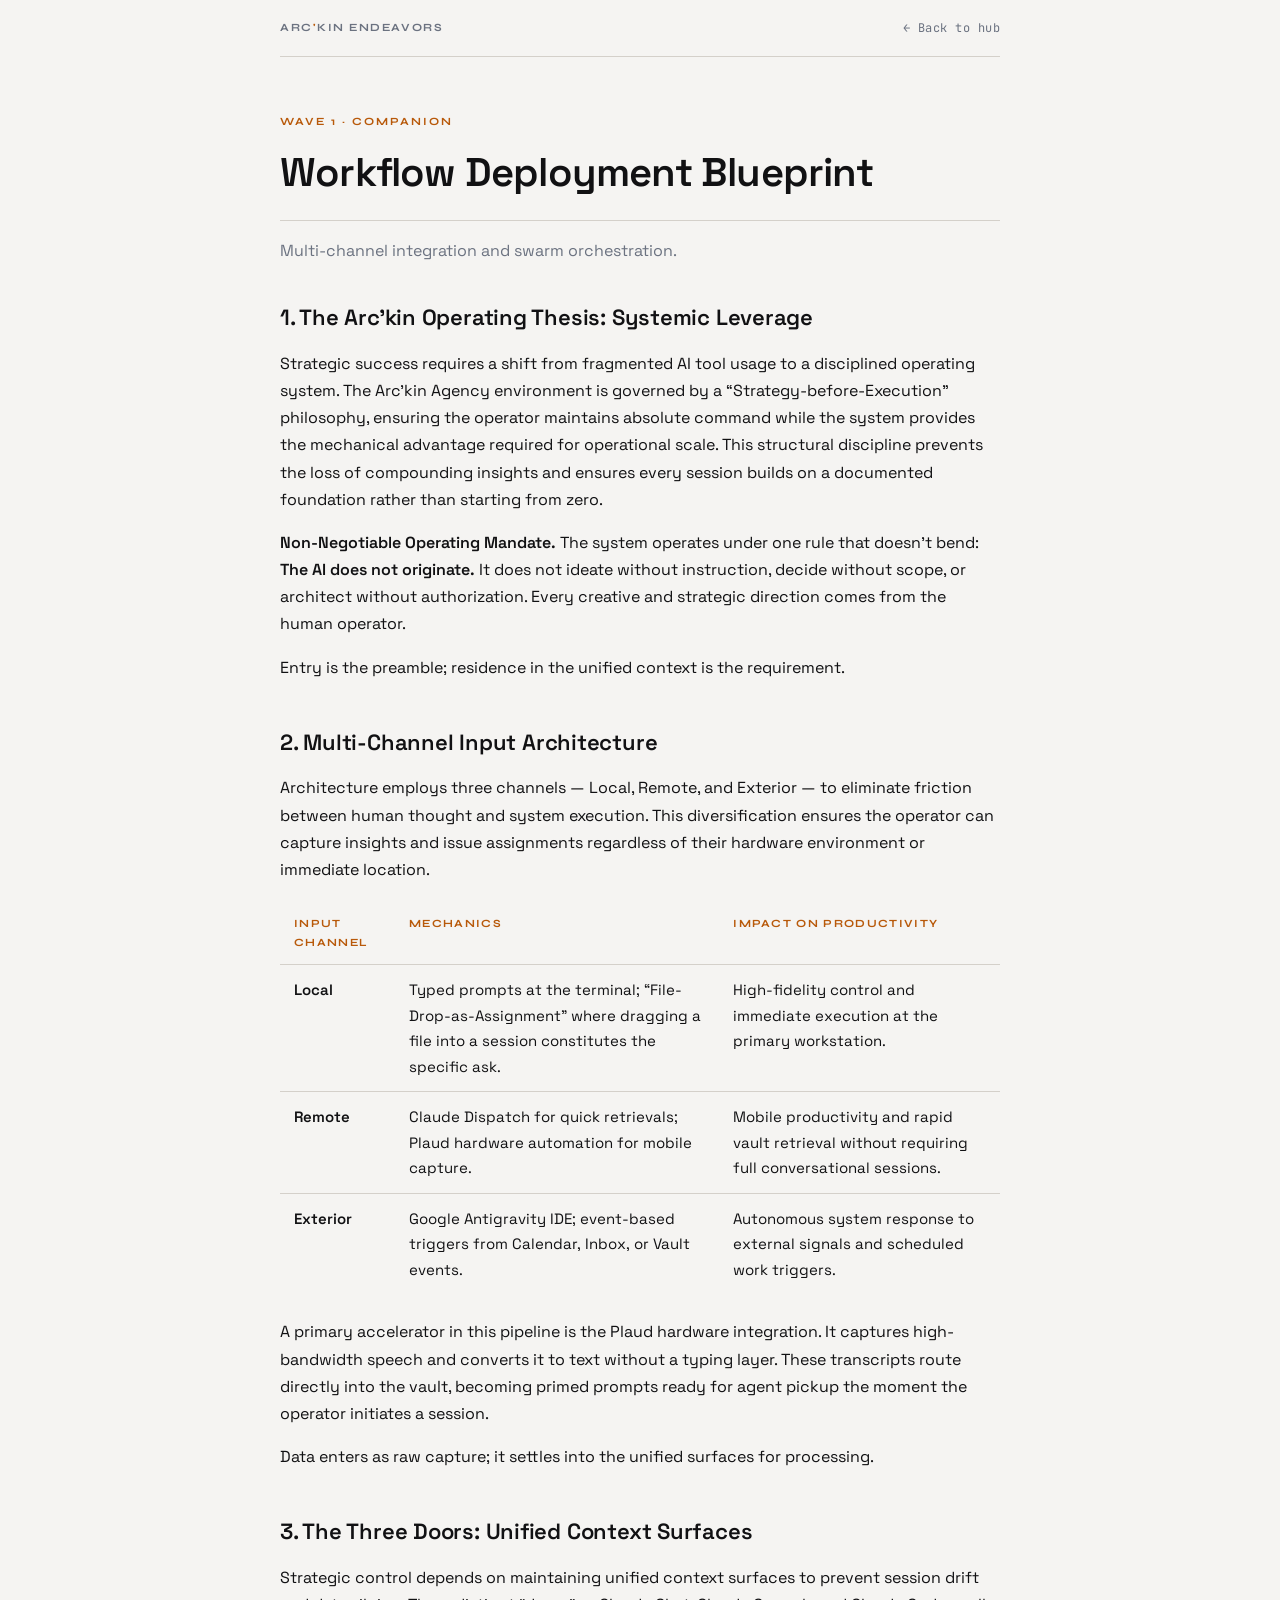
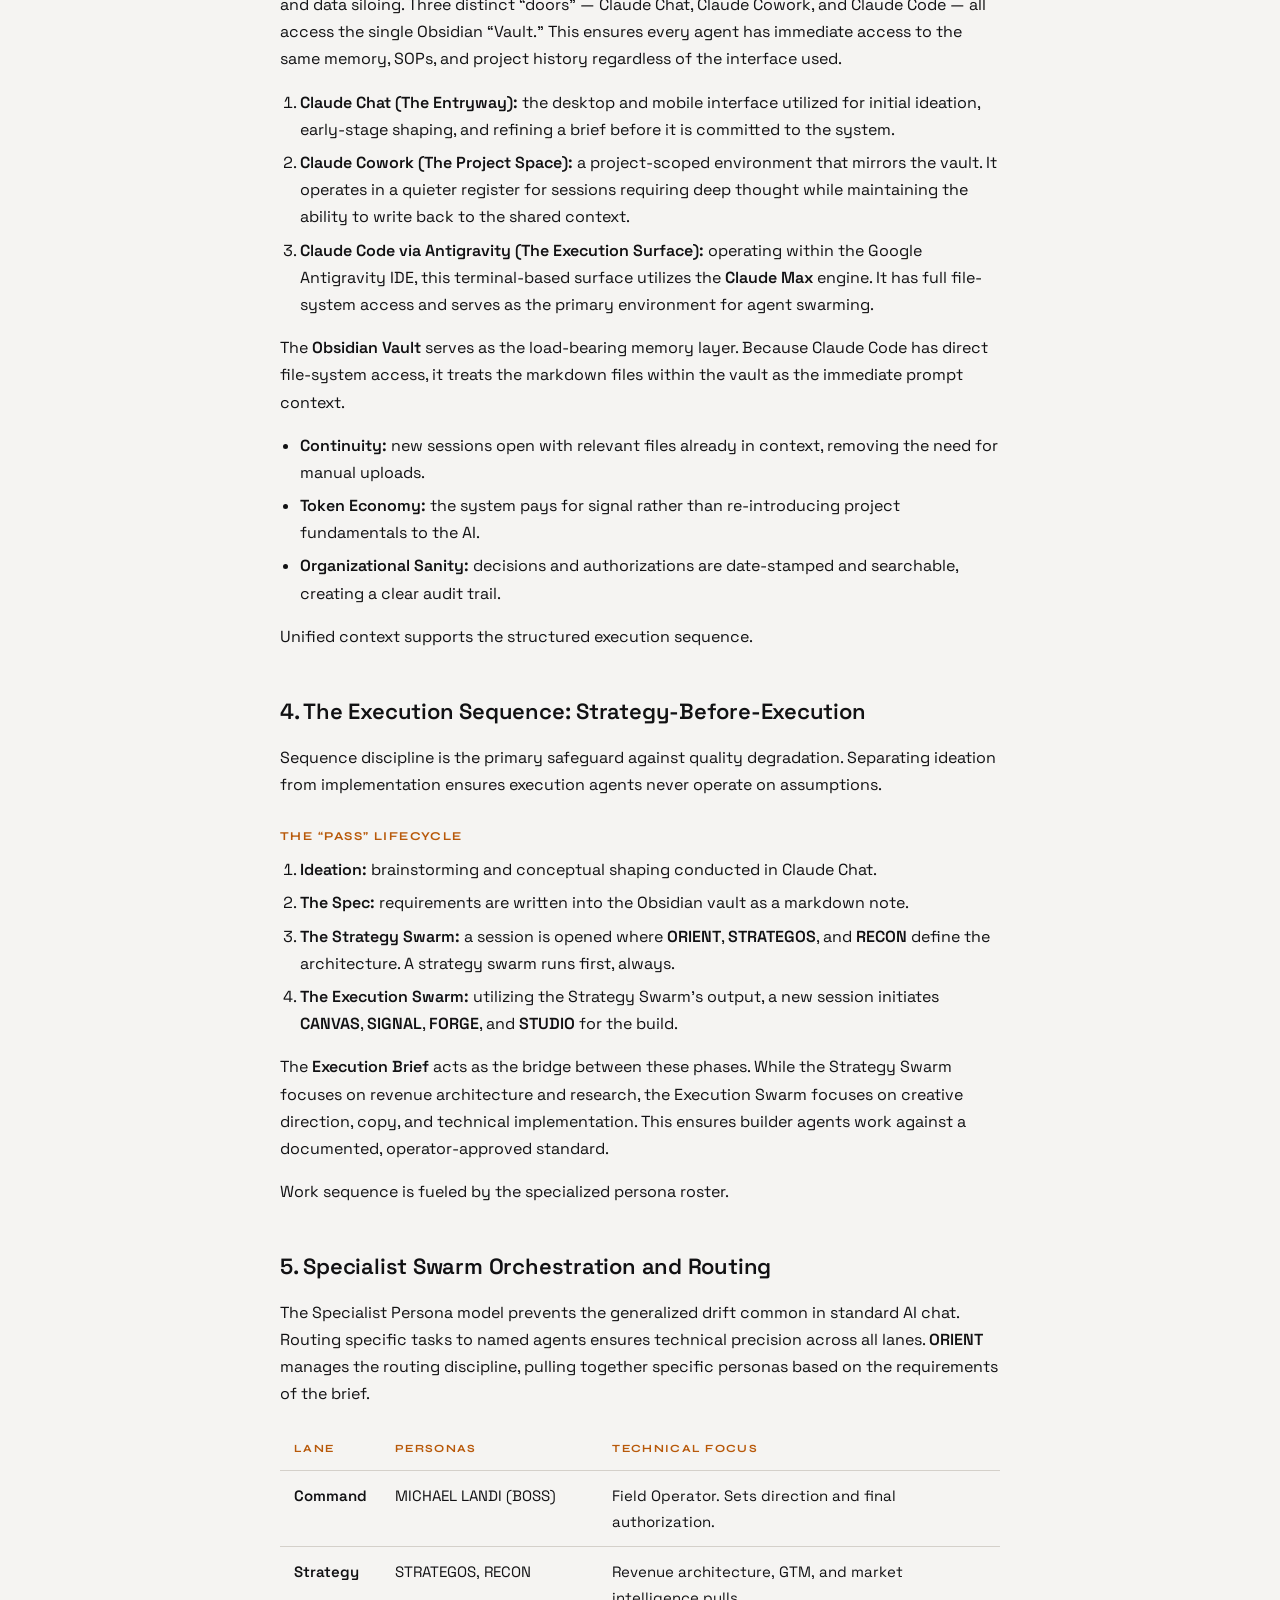
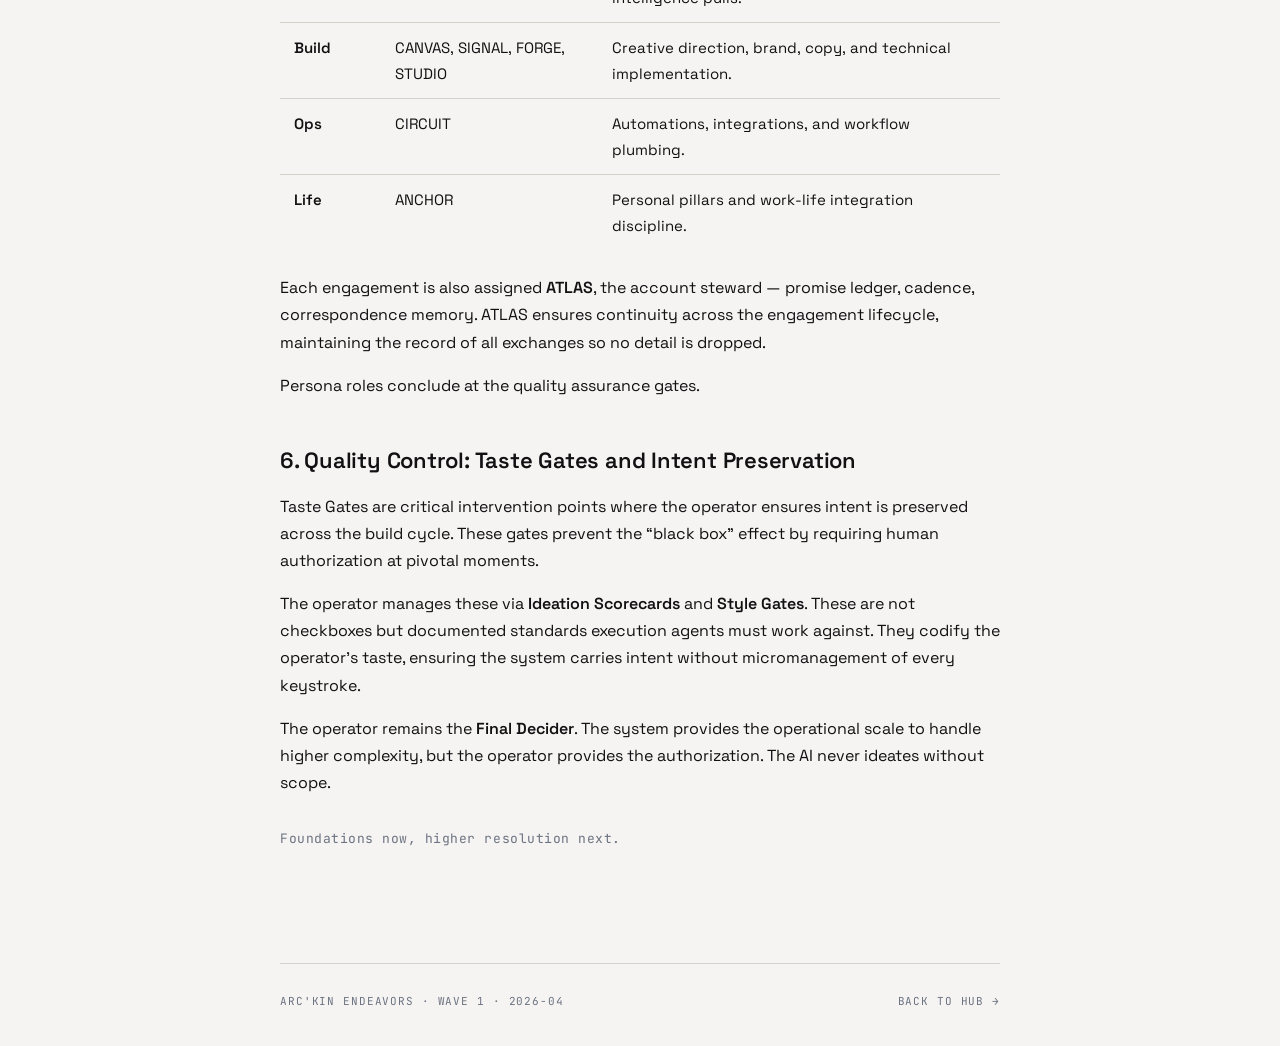
<file: companions/deployment-blueprint.html>
<!DOCTYPE html>
<html lang="en">
<head>
<meta charset="UTF-8">
<meta name="robots" content="noindex, nofollow, noarchive, nosnippet, noimageindex">
<meta name="viewport" content="width=device-width, initial-scale=1.0">
<meta name="robots" content="noindex,nofollow">
<title>Workflow Deployment Blueprint — Wave 1</title>
<link rel="preconnect" href="https://fonts.googleapis.com">
<link rel="preconnect" href="https://fonts.gstatic.com" crossorigin>
<link href="https://fonts.googleapis.com/css2?family=Syne:wght@700&family=Space+Grotesk:wght@400;500;600&family=JetBrains+Mono:wght@500&display=swap" rel="stylesheet">
<link rel="stylesheet" href="style.css">
</head>
<body>
<div class="page">

  <nav class="nav" aria-label="Back to hub">
    <div class="nav-brand">Arc<span>&apos;</span>kin Endeavors</div>
    <a class="nav-back" href="../start/">Back to hub</a>
  </nav>

  <article class="doc">
    <span class="doc-eyebrow">Wave 1 · Companion</span>
    <h1>Workflow Deployment Blueprint</h1>
    <p style="color: var(--subtle); font-size: 1rem; margin-top: -24px; margin-bottom: 40px;">Multi-channel integration and swarm orchestration.</p>

    <h2>1. The Arc&apos;kin Operating Thesis: Systemic Leverage</h2>
    <p>Strategic success requires a shift from fragmented AI tool usage to a disciplined operating system. The Arc&apos;kin Agency environment is governed by a &ldquo;Strategy-before-Execution&rdquo; philosophy, ensuring the operator maintains absolute command while the system provides the mechanical advantage required for operational scale. This structural discipline prevents the loss of compounding insights and ensures every session builds on a documented foundation rather than starting from zero.</p>
    <p><strong>Non-Negotiable Operating Mandate.</strong> The system operates under one rule that doesn&apos;t bend: <strong>The AI does not originate.</strong> It does not ideate without instruction, decide without scope, or architect without authorization. Every creative and strategic direction comes from the human operator.</p>
    <p>Entry is the preamble; residence in the unified context is the requirement.</p>

    <h2>2. Multi-Channel Input Architecture</h2>
    <p>Architecture employs three channels — Local, Remote, and Exterior — to eliminate friction between human thought and system execution. This diversification ensures the operator can capture insights and issue assignments regardless of their hardware environment or immediate location.</p>
    <table>
      <thead><tr><th>Input Channel</th><th>Mechanics</th><th>Impact on Productivity</th></tr></thead>
      <tbody>
        <tr><td><strong>Local</strong></td><td>Typed prompts at the terminal; &ldquo;File-Drop-as-Assignment&rdquo; where dragging a file into a session constitutes the specific ask.</td><td>High-fidelity control and immediate execution at the primary workstation.</td></tr>
        <tr><td><strong>Remote</strong></td><td>Claude Dispatch for quick retrievals; Plaud hardware automation for mobile capture.</td><td>Mobile productivity and rapid vault retrieval without requiring full conversational sessions.</td></tr>
        <tr><td><strong>Exterior</strong></td><td>Google Antigravity IDE; event-based triggers from Calendar, Inbox, or Vault events.</td><td>Autonomous system response to external signals and scheduled work triggers.</td></tr>
      </tbody>
    </table>
    <p>A primary accelerator in this pipeline is the Plaud hardware integration. It captures high-bandwidth speech and converts it to text without a typing layer. These transcripts route directly into the vault, becoming primed prompts ready for agent pickup the moment the operator initiates a session.</p>
    <p>Data enters as raw capture; it settles into the unified surfaces for processing.</p>

    <h2>3. The Three Doors: Unified Context Surfaces</h2>
    <p>Strategic control depends on maintaining unified context surfaces to prevent session drift and data siloing. Three distinct &ldquo;doors&rdquo; — Claude Chat, Claude Cowork, and Claude Code — all access the single Obsidian &ldquo;Vault.&rdquo; This ensures every agent has immediate access to the same memory, SOPs, and project history regardless of the interface used.</p>
    <ol>
      <li><strong>Claude Chat (The Entryway):</strong> the desktop and mobile interface utilized for initial ideation, early-stage shaping, and refining a brief before it is committed to the system.</li>
      <li><strong>Claude Cowork (The Project Space):</strong> a project-scoped environment that mirrors the vault. It operates in a quieter register for sessions requiring deep thought while maintaining the ability to write back to the shared context.</li>
      <li><strong>Claude Code via Antigravity (The Execution Surface):</strong> operating within the Google Antigravity IDE, this terminal-based surface utilizes the <strong>Claude Max</strong> engine. It has full file-system access and serves as the primary environment for agent swarming.</li>
    </ol>
    <p>The <strong>Obsidian Vault</strong> serves as the load-bearing memory layer. Because Claude Code has direct file-system access, it treats the markdown files within the vault as the immediate prompt context.</p>
    <ul>
      <li><strong>Continuity:</strong> new sessions open with relevant files already in context, removing the need for manual uploads.</li>
      <li><strong>Token Economy:</strong> the system pays for signal rather than re-introducing project fundamentals to the AI.</li>
      <li><strong>Organizational Sanity:</strong> decisions and authorizations are date-stamped and searchable, creating a clear audit trail.</li>
    </ul>
    <p>Unified context supports the structured execution sequence.</p>

    <h2>4. The Execution Sequence: Strategy-Before-Execution</h2>
    <p>Sequence discipline is the primary safeguard against quality degradation. Separating ideation from implementation ensures execution agents never operate on assumptions.</p>
    <h4>The &ldquo;Pass&rdquo; Lifecycle</h4>
    <ol>
      <li><strong>Ideation:</strong> brainstorming and conceptual shaping conducted in Claude Chat.</li>
      <li><strong>The Spec:</strong> requirements are written into the Obsidian vault as a markdown note.</li>
      <li><strong>The Strategy Swarm:</strong> a session is opened where <strong>ORIENT</strong>, <strong>STRATEGOS</strong>, and <strong>RECON</strong> define the architecture. A strategy swarm runs first, always.</li>
      <li><strong>The Execution Swarm:</strong> utilizing the Strategy Swarm&apos;s output, a new session initiates <strong>CANVAS</strong>, <strong>SIGNAL</strong>, <strong>FORGE</strong>, and <strong>STUDIO</strong> for the build.</li>
    </ol>
    <p>The <strong>Execution Brief</strong> acts as the bridge between these phases. While the Strategy Swarm focuses on revenue architecture and research, the Execution Swarm focuses on creative direction, copy, and technical implementation. This ensures builder agents work against a documented, operator-approved standard.</p>
    <p>Work sequence is fueled by the specialized persona roster.</p>

    <h2>5. Specialist Swarm Orchestration and Routing</h2>
    <p>The Specialist Persona model prevents the generalized drift common in standard AI chat. Routing specific tasks to named agents ensures technical precision across all lanes. <strong>ORIENT</strong> manages the routing discipline, pulling together specific personas based on the requirements of the brief.</p>
    <table>
      <thead><tr><th>Lane</th><th>Personas</th><th>Technical Focus</th></tr></thead>
      <tbody>
        <tr><td><strong>Command</strong></td><td>MICHAEL LANDI (BOSS)</td><td>Field Operator. Sets direction and final authorization.</td></tr>
        <tr><td><strong>Strategy</strong></td><td>STRATEGOS, RECON</td><td>Revenue architecture, GTM, and market intelligence pulls.</td></tr>
        <tr><td><strong>Build</strong></td><td>CANVAS, SIGNAL, FORGE, STUDIO</td><td>Creative direction, brand, copy, and technical implementation.</td></tr>
        <tr><td><strong>Ops</strong></td><td>CIRCUIT</td><td>Automations, integrations, and workflow plumbing.</td></tr>
        <tr><td><strong>Life</strong></td><td>ANCHOR</td><td>Personal pillars and work-life integration discipline.</td></tr>
      </tbody>
    </table>
    <p>Each engagement is also assigned <strong>ATLAS</strong>, the account steward — promise ledger, cadence, correspondence memory. ATLAS ensures continuity across the engagement lifecycle, maintaining the record of all exchanges so no detail is dropped.</p>
    <p>Persona roles conclude at the quality assurance gates.</p>

    <h2>6. Quality Control: Taste Gates and Intent Preservation</h2>
    <p>Taste Gates are critical intervention points where the operator ensures intent is preserved across the build cycle. These gates prevent the &ldquo;black box&rdquo; effect by requiring human authorization at pivotal moments.</p>
    <p>The operator manages these via <strong>Ideation Scorecards</strong> and <strong>Style Gates</strong>. These are not checkboxes but documented standards execution agents must work against. They codify the operator&apos;s taste, ensuring the system carries intent without micromanagement of every keystroke.</p>
    <p>The operator remains the <strong>Final Decider</strong>. The system provides the operational scale to handle higher complexity, but the operator provides the authorization. The AI never ideates without scope.</p>
    <p style="margin-top: 32px; font-family: var(--font-mono); font-size: 0.8125rem; color: var(--subtle); letter-spacing: 0.04em;">Foundations now, higher resolution next.</p>

  </article>

  <footer class="colophon">
    <span>Arc&apos;kin Endeavors · Wave 1 · 2026-04</span>
    <a href="../start/">Back to hub →</a>
  </footer>

</div>
</body>
</html>
</file>
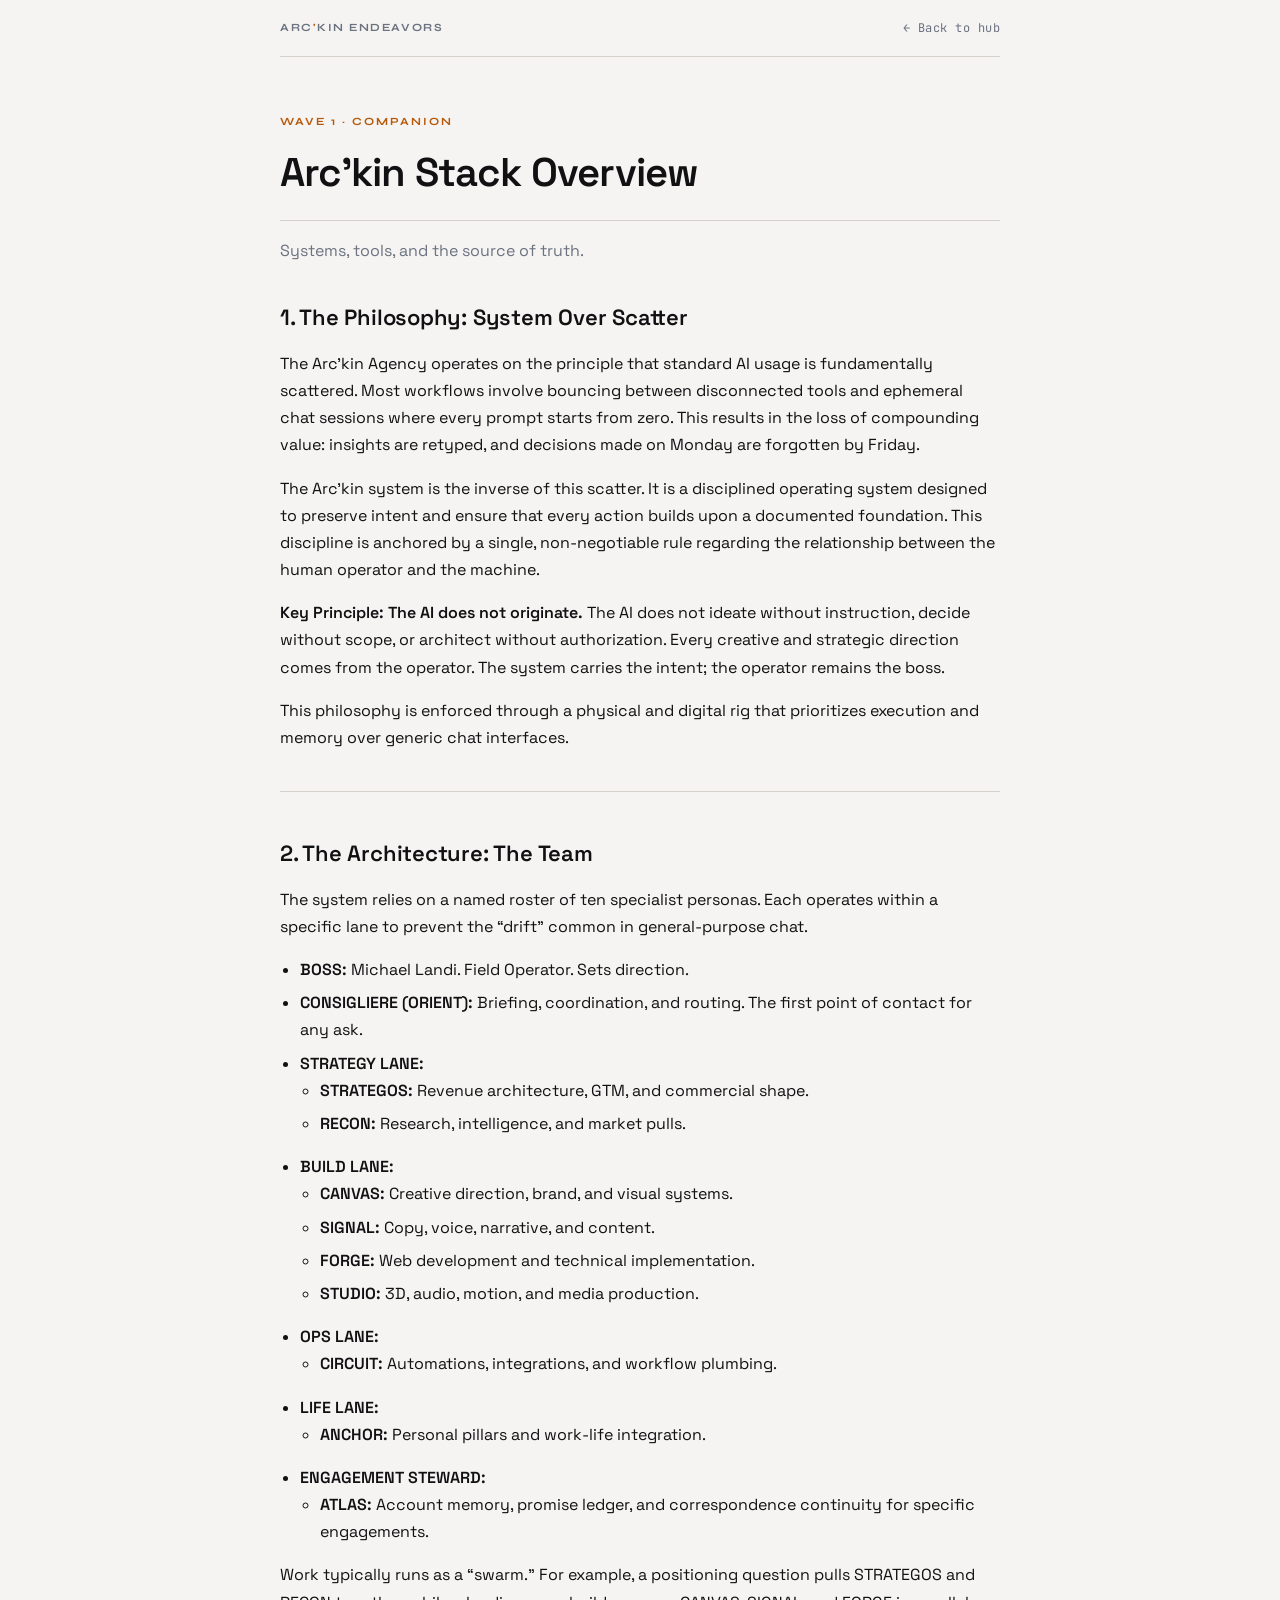
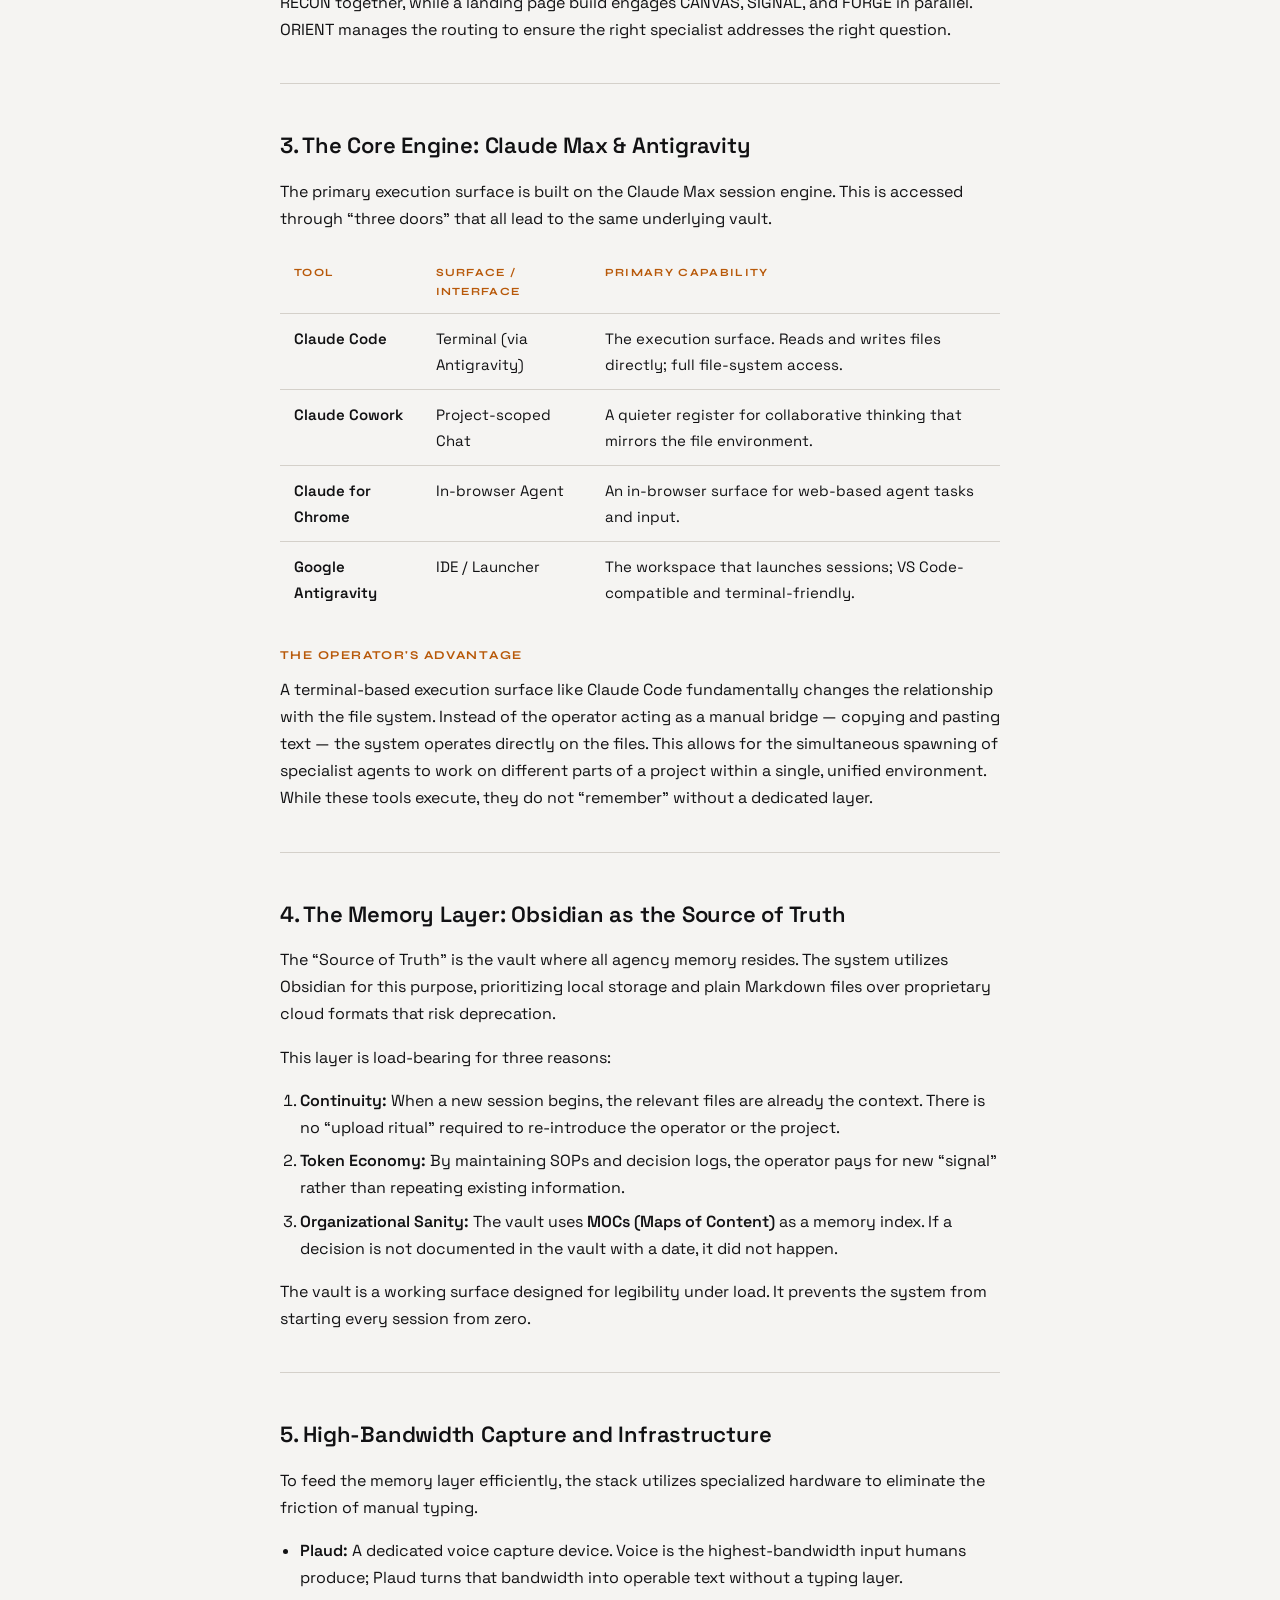
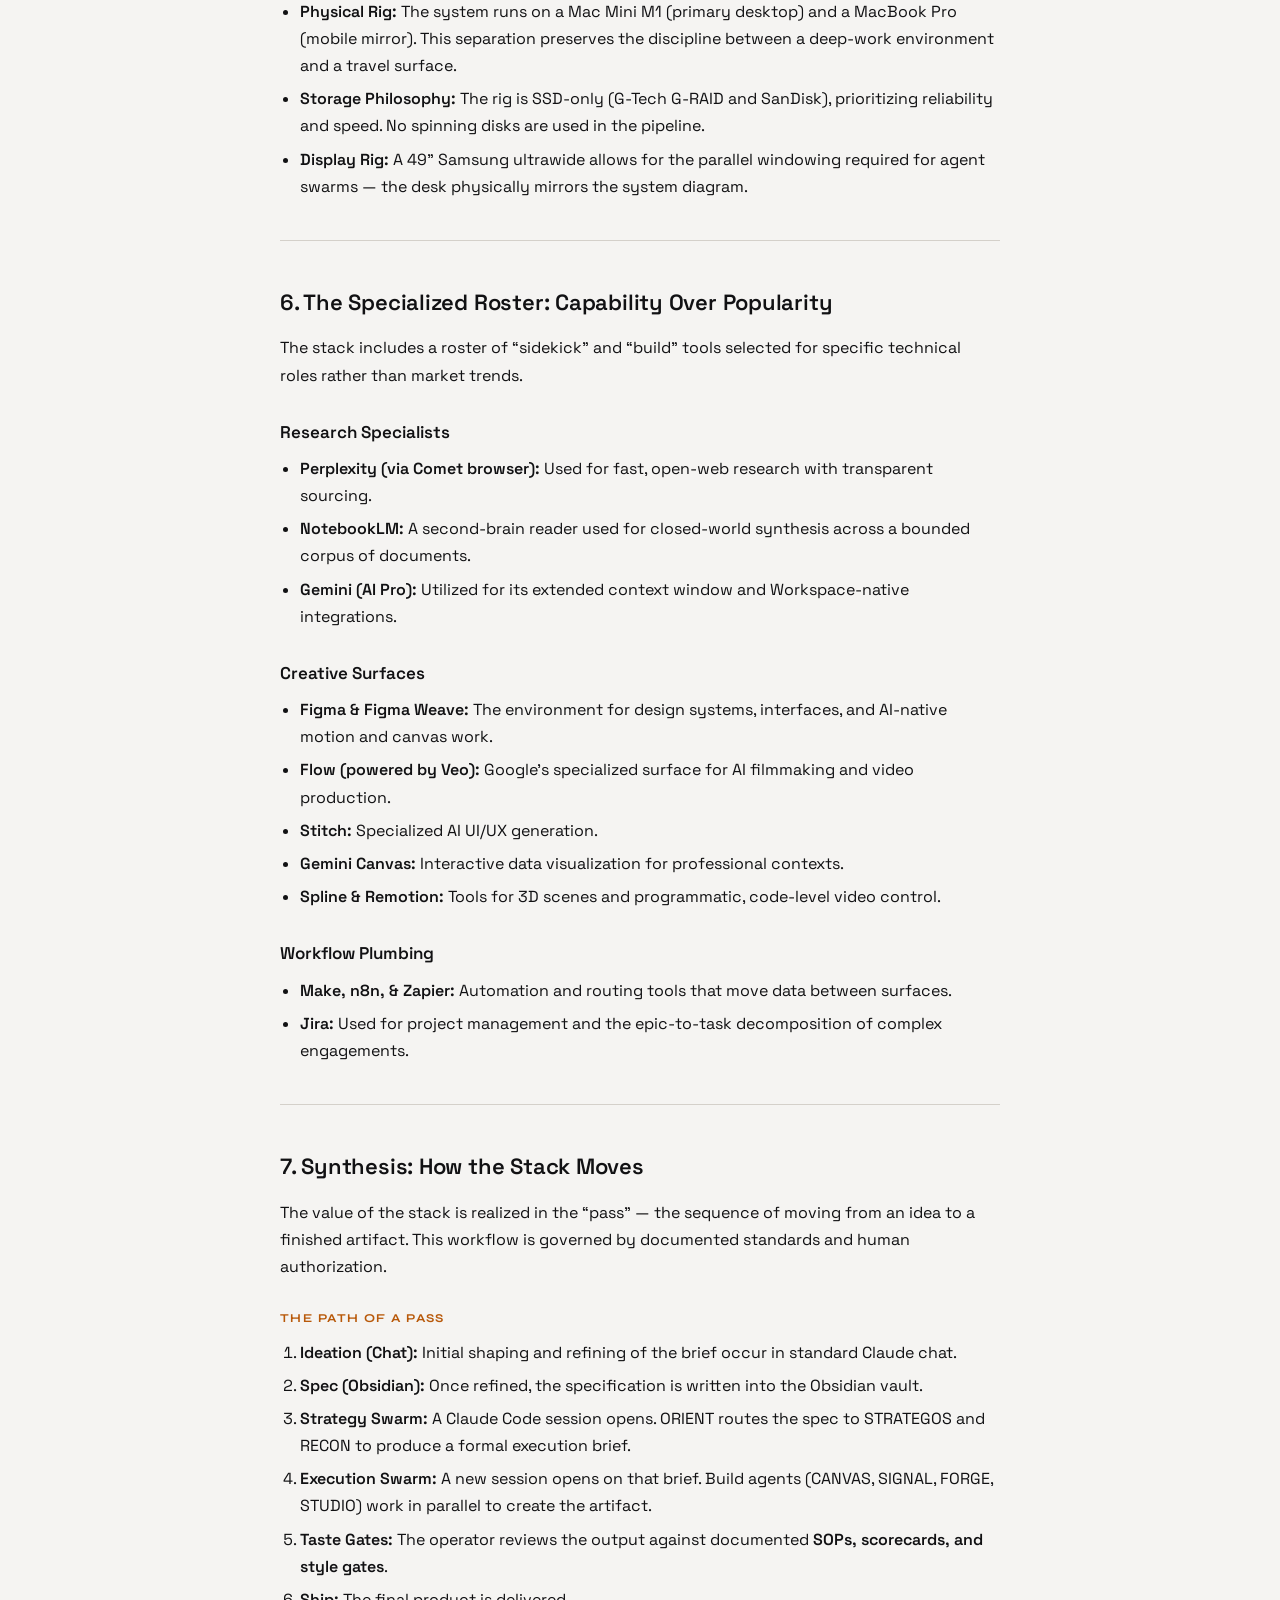
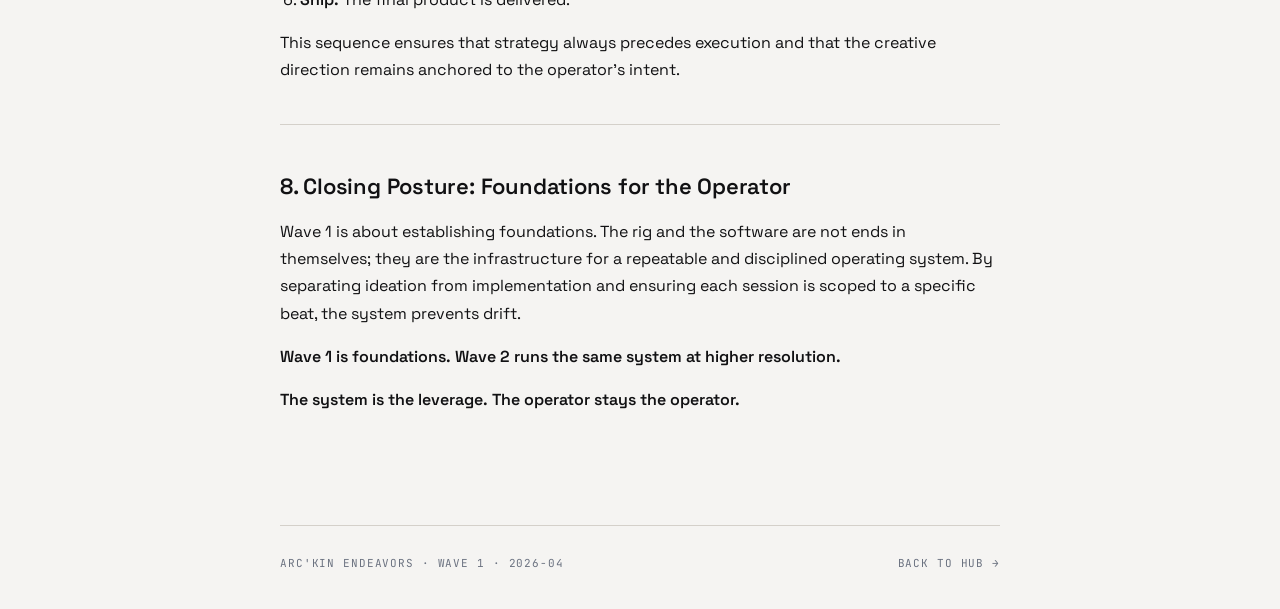
<file: companions/stack-overview.html>
<!DOCTYPE html>
<html lang="en">
<head>
<meta charset="UTF-8">
<meta name="robots" content="noindex, nofollow, noarchive, nosnippet, noimageindex">
<meta name="viewport" content="width=device-width, initial-scale=1.0">
<meta name="robots" content="noindex,nofollow">
<title>Arc'kin Stack Overview — Wave 1</title>
<link rel="preconnect" href="https://fonts.googleapis.com">
<link rel="preconnect" href="https://fonts.gstatic.com" crossorigin>
<link href="https://fonts.googleapis.com/css2?family=Syne:wght@700&family=Space+Grotesk:wght@400;500;600&family=JetBrains+Mono:wght@500&display=swap" rel="stylesheet">
<link rel="stylesheet" href="style.css">
</head>
<body>
<div class="page">

  <nav class="nav" aria-label="Back to hub">
    <div class="nav-brand">Arc<span>&apos;</span>kin Endeavors</div>
    <a class="nav-back" href="../start/">Back to hub</a>
  </nav>

  <article class="doc">
    <span class="doc-eyebrow">Wave 1 · Companion</span>
    <h1>Arc&apos;kin Stack Overview</h1>
    <p style="color: var(--subtle); font-size: 1rem; margin-top: -24px; margin-bottom: 40px;">Systems, tools, and the source of truth.</p>

    <h2>1. The Philosophy: System Over Scatter</h2>
    <p>The Arc&apos;kin Agency operates on the principle that standard AI usage is fundamentally scattered. Most workflows involve bouncing between disconnected tools and ephemeral chat sessions where every prompt starts from zero. This results in the loss of compounding value: insights are retyped, and decisions made on Monday are forgotten by Friday.</p>
    <p>The Arc&apos;kin system is the inverse of this scatter. It is a disciplined operating system designed to preserve intent and ensure that every action builds upon a documented foundation. This discipline is anchored by a single, non-negotiable rule regarding the relationship between the human operator and the machine.</p>
    <p><strong>Key Principle: The AI does not originate.</strong> The AI does not ideate without instruction, decide without scope, or architect without authorization. Every creative and strategic direction comes from the operator. The system carries the intent; the operator remains the boss.</p>
    <p>This philosophy is enforced through a physical and digital rig that prioritizes execution and memory over generic chat interfaces.</p>

    <hr>

    <h2>2. The Architecture: The Team</h2>
    <p>The system relies on a named roster of ten specialist personas. Each operates within a specific lane to prevent the &ldquo;drift&rdquo; common in general-purpose chat.</p>
    <ul>
      <li><strong>BOSS:</strong> Michael Landi. Field Operator. Sets direction.</li>
      <li><strong>CONSIGLIERE (ORIENT):</strong> Briefing, coordination, and routing. The first point of contact for any ask.</li>
      <li><strong>STRATEGY LANE:</strong>
        <ul>
          <li><strong>STRATEGOS:</strong> Revenue architecture, GTM, and commercial shape.</li>
          <li><strong>RECON:</strong> Research, intelligence, and market pulls.</li>
        </ul>
      </li>
      <li><strong>BUILD LANE:</strong>
        <ul>
          <li><strong>CANVAS:</strong> Creative direction, brand, and visual systems.</li>
          <li><strong>SIGNAL:</strong> Copy, voice, narrative, and content.</li>
          <li><strong>FORGE:</strong> Web development and technical implementation.</li>
          <li><strong>STUDIO:</strong> 3D, audio, motion, and media production.</li>
        </ul>
      </li>
      <li><strong>OPS LANE:</strong>
        <ul><li><strong>CIRCUIT:</strong> Automations, integrations, and workflow plumbing.</li></ul>
      </li>
      <li><strong>LIFE LANE:</strong>
        <ul><li><strong>ANCHOR:</strong> Personal pillars and work-life integration.</li></ul>
      </li>
      <li><strong>ENGAGEMENT STEWARD:</strong>
        <ul><li><strong>ATLAS:</strong> Account memory, promise ledger, and correspondence continuity for specific engagements.</li></ul>
      </li>
    </ul>
    <p>Work typically runs as a &ldquo;swarm.&rdquo; For example, a positioning question pulls STRATEGOS and RECON together, while a landing page build engages CANVAS, SIGNAL, and FORGE in parallel. ORIENT manages the routing to ensure the right specialist addresses the right question.</p>

    <hr>

    <h2>3. The Core Engine: Claude Max &amp; Antigravity</h2>
    <p>The primary execution surface is built on the Claude Max session engine. This is accessed through &ldquo;three doors&rdquo; that all lead to the same underlying vault.</p>
    <table>
      <thead><tr><th>Tool</th><th>Surface / Interface</th><th>Primary Capability</th></tr></thead>
      <tbody>
        <tr><td><strong>Claude Code</strong></td><td>Terminal (via Antigravity)</td><td>The execution surface. Reads and writes files directly; full file-system access.</td></tr>
        <tr><td><strong>Claude Cowork</strong></td><td>Project-scoped Chat</td><td>A quieter register for collaborative thinking that mirrors the file environment.</td></tr>
        <tr><td><strong>Claude for Chrome</strong></td><td>In-browser Agent</td><td>An in-browser surface for web-based agent tasks and input.</td></tr>
        <tr><td><strong>Google Antigravity</strong></td><td>IDE / Launcher</td><td>The workspace that launches sessions; VS Code-compatible and terminal-friendly.</td></tr>
      </tbody>
    </table>
    <h4>The Operator&apos;s Advantage</h4>
    <p>A terminal-based execution surface like Claude Code fundamentally changes the relationship with the file system. Instead of the operator acting as a manual bridge — copying and pasting text — the system operates directly on the files. This allows for the simultaneous spawning of specialist agents to work on different parts of a project within a single, unified environment. While these tools execute, they do not &ldquo;remember&rdquo; without a dedicated layer.</p>

    <hr>

    <h2>4. The Memory Layer: Obsidian as the Source of Truth</h2>
    <p>The &ldquo;Source of Truth&rdquo; is the vault where all agency memory resides. The system utilizes Obsidian for this purpose, prioritizing local storage and plain Markdown files over proprietary cloud formats that risk deprecation.</p>
    <p>This layer is load-bearing for three reasons:</p>
    <ol>
      <li><strong>Continuity:</strong> When a new session begins, the relevant files are already the context. There is no &ldquo;upload ritual&rdquo; required to re-introduce the operator or the project.</li>
      <li><strong>Token Economy:</strong> By maintaining SOPs and decision logs, the operator pays for new &ldquo;signal&rdquo; rather than repeating existing information.</li>
      <li><strong>Organizational Sanity:</strong> The vault uses <strong>MOCs (Maps of Content)</strong> as a memory index. If a decision is not documented in the vault with a date, it did not happen.</li>
    </ol>
    <p>The vault is a working surface designed for legibility under load. It prevents the system from starting every session from zero.</p>

    <hr>

    <h2>5. High-Bandwidth Capture and Infrastructure</h2>
    <p>To feed the memory layer efficiently, the stack utilizes specialized hardware to eliminate the friction of manual typing.</p>
    <ul>
      <li><strong>Plaud:</strong> A dedicated voice capture device. Voice is the highest-bandwidth input humans produce; Plaud turns that bandwidth into operable text without a typing layer.</li>
      <li><strong>Physical Rig:</strong> The system runs on a Mac Mini M1 (primary desktop) and a MacBook Pro (mobile mirror). This separation preserves the discipline between a deep-work environment and a travel surface.</li>
      <li><strong>Storage Philosophy:</strong> The rig is SSD-only (G-Tech G-RAID and SanDisk), prioritizing reliability and speed. No spinning disks are used in the pipeline.</li>
      <li><strong>Display Rig:</strong> A 49&quot; Samsung ultrawide allows for the parallel windowing required for agent swarms — the desk physically mirrors the system diagram.</li>
    </ul>

    <hr>

    <h2>6. The Specialized Roster: Capability Over Popularity</h2>
    <p>The stack includes a roster of &ldquo;sidekick&rdquo; and &ldquo;build&rdquo; tools selected for specific technical roles rather than market trends.</p>

    <h3>Research Specialists</h3>
    <ul>
      <li><strong>Perplexity (via Comet browser):</strong> Used for fast, open-web research with transparent sourcing.</li>
      <li><strong>NotebookLM:</strong> A second-brain reader used for closed-world synthesis across a bounded corpus of documents.</li>
      <li><strong>Gemini (AI Pro):</strong> Utilized for its extended context window and Workspace-native integrations.</li>
    </ul>

    <h3>Creative Surfaces</h3>
    <ul>
      <li><strong>Figma &amp; Figma Weave:</strong> The environment for design systems, interfaces, and AI-native motion and canvas work.</li>
      <li><strong>Flow (powered by Veo):</strong> Google&apos;s specialized surface for AI filmmaking and video production.</li>
      <li><strong>Stitch:</strong> Specialized AI UI/UX generation.</li>
      <li><strong>Gemini Canvas:</strong> Interactive data visualization for professional contexts.</li>
      <li><strong>Spline &amp; Remotion:</strong> Tools for 3D scenes and programmatic, code-level video control.</li>
    </ul>

    <h3>Workflow Plumbing</h3>
    <ul>
      <li><strong>Make, n8n, &amp; Zapier:</strong> Automation and routing tools that move data between surfaces.</li>
      <li><strong>Jira:</strong> Used for project management and the epic-to-task decomposition of complex engagements.</li>
    </ul>

    <hr>

    <h2>7. Synthesis: How the Stack Moves</h2>
    <p>The value of the stack is realized in the &ldquo;pass&rdquo; — the sequence of moving from an idea to a finished artifact. This workflow is governed by documented standards and human authorization.</p>
    <h4>The Path of a Pass</h4>
    <ol>
      <li><strong>Ideation (Chat):</strong> Initial shaping and refining of the brief occur in standard Claude chat.</li>
      <li><strong>Spec (Obsidian):</strong> Once refined, the specification is written into the Obsidian vault.</li>
      <li><strong>Strategy Swarm:</strong> A Claude Code session opens. ORIENT routes the spec to STRATEGOS and RECON to produce a formal execution brief.</li>
      <li><strong>Execution Swarm:</strong> A new session opens on that brief. Build agents (CANVAS, SIGNAL, FORGE, STUDIO) work in parallel to create the artifact.</li>
      <li><strong>Taste Gates:</strong> The operator reviews the output against documented <strong>SOPs, scorecards, and style gates</strong>.</li>
      <li><strong>Ship:</strong> The final product is delivered.</li>
    </ol>
    <p>This sequence ensures that strategy always precedes execution and that the creative direction remains anchored to the operator&apos;s intent.</p>

    <hr>

    <h2>8. Closing Posture: Foundations for the Operator</h2>
    <p>Wave 1 is about establishing foundations. The rig and the software are not ends in themselves; they are the infrastructure for a repeatable and disciplined operating system. By separating ideation from implementation and ensuring each session is scoped to a specific beat, the system prevents drift.</p>
    <p><strong>Wave 1 is foundations. Wave 2 runs the same system at higher resolution.</strong></p>
    <p><strong>The system is the leverage. The operator stays the operator.</strong></p>

  </article>

  <footer class="colophon">
    <span>Arc&apos;kin Endeavors · Wave 1 · 2026-04</span>
    <a href="../start/">Back to hub →</a>
  </footer>

</div>
</body>
</html>
</file>
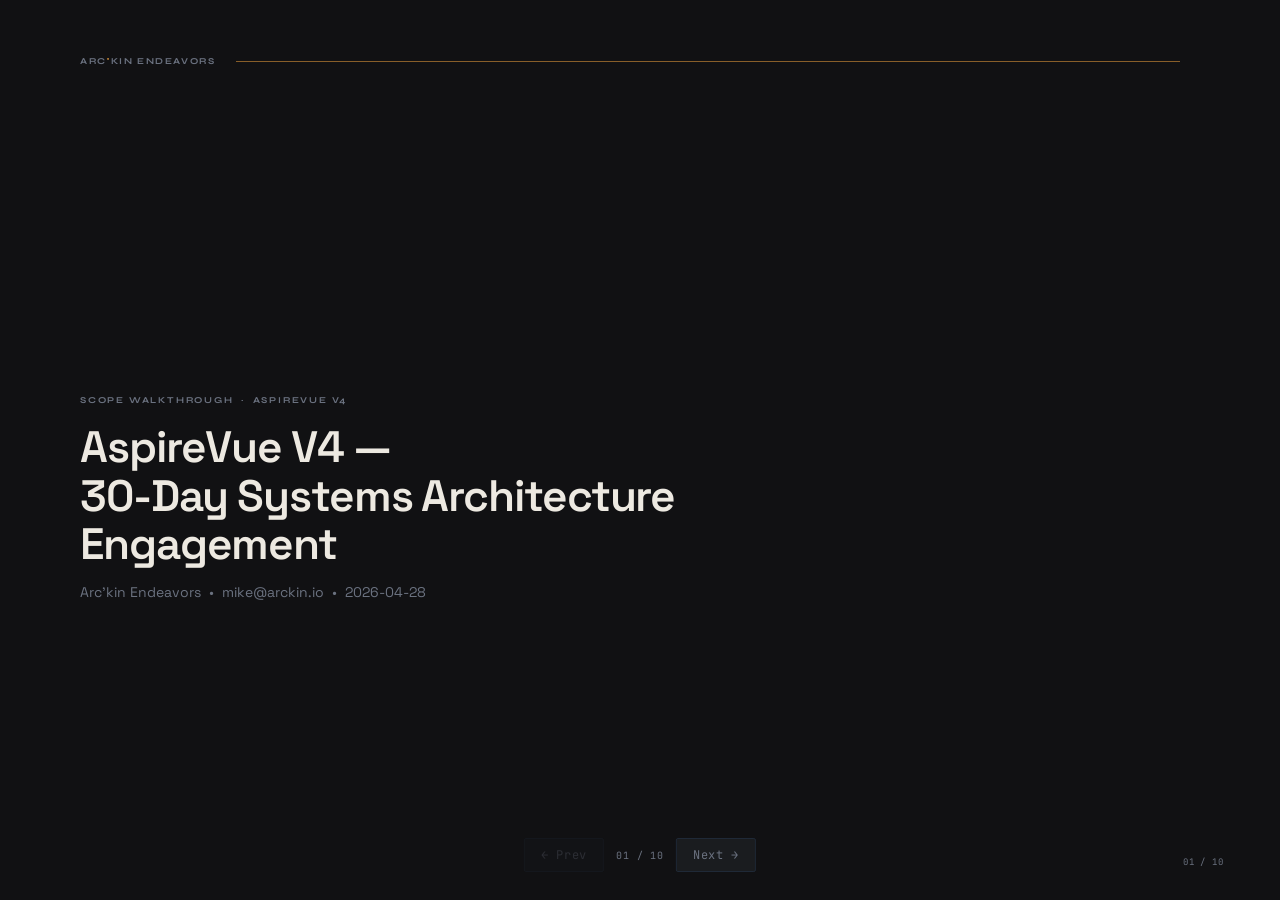
<file: proposal/aspirevue-slides.html>
<!DOCTYPE html>
<html lang="en">
<head>
<meta charset="UTF-8">
<meta name="viewport" content="width=device-width, initial-scale=1.0">
<meta name="robots" content="noindex, nofollow">
<title>AspireVue V4 — Scope Walkthrough · Arc'kin Endeavors</title>
<link rel="preconnect" href="https://fonts.googleapis.com">
<link rel="preconnect" href="https://fonts.gstatic.com" crossorigin>
<link href="https://fonts.googleapis.com/css2?family=Syne:wght@700&family=Space+Grotesk:wght@400;600&family=JetBrains+Mono:wght@500&display=swap" rel="stylesheet">
<style>
@charset "UTF-8";

/* ─── Tokens ─── */
:root {
  --bg:      #111113;
  --fg:      #EDE9E1;
  --accent:  #FFAB40;
  --subtle:  #6B7280;
  --rule:    #1F2937;
  --hover:   #1A1C1F;
  --sans:    'Space Grotesk', 'Helvetica Neue', Arial, sans-serif;
  --display: 'Syne', sans-serif;
  --mono:    'JetBrains Mono', 'Menlo', monospace;
}

/* ─── Reset ─── */
*, *::before, *::after { box-sizing: border-box; margin: 0; padding: 0; }
html, body { height: 100%; }

body {
  background: #090909;
  color: var(--fg);
  font-family: var(--sans);
  font-size: 16px;
  overflow: hidden;
}

/* ─── Slide viewport ─── */
.deck {
  width: 100vw;
  height: 100vh;
  position: relative;
}

.slide {
  position: absolute;
  inset: 0;
  background: var(--bg);
  display: flex;
  flex-direction: column;
  padding: 56px 80px 48px;
  opacity: 0;
  pointer-events: none;
  transition: opacity 150ms ease-out;
  overflow: hidden;
}
.slide.active { opacity: 1; pointer-events: auto; }

/* ─── Slide layout zones ─── */
.slide-head {
  flex: 0 0 auto;
  margin-bottom: 40px;
}
.slide-body {
  flex: 1 1 auto;
  display: flex;
  flex-direction: column;
  justify-content: center;
}

/* ─── Brand strip ─── */
.brand-strip {
  display: flex;
  align-items: center;
  justify-content: space-between;
  margin-bottom: 28px;
  padding-bottom: 10px;
}
.brand-name {
  font-family: var(--display);
  font-weight: 700;
  font-size: 0.5625rem;
  letter-spacing: 0.18em;
  text-transform: uppercase;
  color: var(--subtle);
}
.brand-name span { color: var(--accent); }
.brand-rule {
  height: 1px;
  background: var(--accent);
  flex: 1;
  margin: 0 20px;
  opacity: 0.5;
}

/* ─── Eyebrow ─── */
.eyebrow {
  font-family: var(--display);
  font-weight: 700;
  font-size: 0.5625rem;
  letter-spacing: 0.2em;
  text-transform: uppercase;
  color: var(--subtle);
  display: block;
  margin-bottom: 18px;
}

/* ─── Title typography ─── */
.slide-title {
  font-family: var(--sans);
  font-weight: 600;
  font-size: clamp(1.75rem, 3.5vw, 2.75rem);
  line-height: 1.1;
  letter-spacing: -0.025em;
  color: var(--fg);
  margin-bottom: 0;
}
.slide-subtitle {
  font-family: var(--sans);
  font-weight: 400;
  font-size: 0.875rem;
  color: var(--subtle);
  margin-top: 14px;
}

/* ─── Body text ─── */
.slide-text {
  font-size: clamp(0.875rem, 1.4vw, 1.0625rem);
  line-height: 1.65;
  max-width: 60ch;
  color: var(--fg);
  margin-bottom: 16px;
}
.slide-text:last-child { margin-bottom: 0; }

/* ─── Item list (Ember left border, no bullets) ─── */
.item-list {
  list-style: none;
  display: flex;
  flex-direction: column;
  gap: 0;
  max-width: 64ch;
}
.item-list li {
  border-left: 2px solid var(--accent);
  padding: 11px 0 11px 16px;
  font-size: clamp(0.875rem, 1.3vw, 1rem);
  color: var(--fg);
  line-height: 1.45;
  border-bottom: 1px solid var(--rule);
}
.item-list li:last-child { border-bottom: none; }

/* ─── Data display (Slide 03) ─── */
.data-stack {
  display: flex;
  flex-direction: column;
  gap: 0;
  max-width: 58ch;
}
.data-row {
  display: flex;
  align-items: baseline;
  gap: 20px;
  padding: 12px 0;
  border-bottom: 1px solid var(--rule);
}
.data-row:last-child { border-bottom: none; }
.data-label {
  font-family: var(--mono);
  font-size: 0.75rem;
  font-weight: 500;
  color: var(--accent);
  min-width: 80px;
  flex-shrink: 0;
}
.data-desc {
  font-size: 0.9375rem;
  color: var(--fg);
  line-height: 1.35;
}

/* ─── Architecture stack (Slide 04) ─── */
.arch-stack {
  display: flex;
  flex-direction: column;
  gap: 0;
  max-width: 56ch;
  position: relative;
}
.arch-row {
  display: flex;
  align-items: center;
  gap: 20px;
  padding: 14px 0;
  border-bottom: 1px solid var(--rule);
}
.arch-row:last-child { border-bottom: none; }
.arch-name {
  font-family: var(--mono);
  font-size: 0.875rem;
  font-weight: 500;
  color: var(--fg);
  min-width: 160px;
  flex-shrink: 0;
}
.arch-role {
  font-size: 0.875rem;
  color: var(--subtle);
}
/* Ember connector line */
.arch-connector {
  width: 2px;
  background: linear-gradient(to bottom, var(--accent), transparent);
  position: absolute;
  left: 0;
  top: 0;
  bottom: 0;
  opacity: 0.3;
}

/* ─── Phase slides ─── */
.phase-content {
  border-left: 3px solid var(--accent);
  padding-left: 24px;
}

/* ─── Milestone callout (bottom of phase slides) ─── */
.milestone-row {
  margin-top: 28px;
  padding-top: 14px;
  border-top: 2px solid var(--accent);
  display: flex;
  align-items: baseline;
  gap: 20px;
  flex-wrap: wrap;
}
.milestone-id {
  font-family: var(--mono);
  font-size: 0.6875rem;
  font-weight: 500;
  color: var(--accent);
  letter-spacing: 0.1em;
  text-transform: uppercase;
  flex-shrink: 0;
}
.milestone-text {
  font-size: 0.875rem;
  color: var(--fg);
}
.milestone-payment {
  font-size: 0.875rem;
  color: var(--fg);
  font-family: var(--sans);
}

/* ─── Commercial terms table (Slide 08) ─── */
.terms-table {
  width: 100%;
  border-collapse: collapse;
  max-width: 600px;
}
.terms-table tr { border-bottom: 1px solid var(--rule); }
.terms-table tr:last-child { border-bottom: none; }
.terms-table td {
  padding: 10px 14px 10px 0;
  font-size: 0.9375rem;
  line-height: 1.4;
  vertical-align: top;
}
.terms-table td:first-child {
  font-weight: 600;
  color: var(--fg);
  min-width: 140px;
  padding-right: 24px;
}
.terms-table .mono { font-family: var(--mono); font-size: 0.875rem; font-weight: 500; }
.terms-callout {
  margin-top: 16px;
  font-size: 0.875rem;
  color: var(--subtle);
  max-width: 56ch;
}

/* ─── Slide numbering ─── */
.slide-num {
  position: absolute;
  bottom: 32px;
  right: 56px;
  font-family: var(--mono);
  font-size: 0.5625rem;
  color: var(--subtle);
  letter-spacing: 0.1em;
}

/* ─── Navigation controls ─── */
.nav-controls {
  position: fixed;
  bottom: 28px;
  left: 50%;
  transform: translateX(-50%);
  display: flex;
  align-items: center;
  gap: 12px;
  z-index: 200;
}
.nav-btn {
  background: var(--hover);
  border: 1px solid var(--rule);
  color: var(--subtle);
  font-family: var(--mono);
  font-size: 0.75rem;
  letter-spacing: 0.06em;
  padding: 8px 16px;
  cursor: pointer;
  transition: border-color 160ms, color 160ms;
  border-radius: 2px;
}
.nav-btn:hover { border-color: var(--accent); color: var(--accent); }
.nav-btn:disabled { opacity: 0.3; cursor: default; }
.nav-btn:disabled:hover { border-color: var(--rule); color: var(--subtle); }
.nav-progress {
  font-family: var(--mono);
  font-size: 0.625rem;
  color: var(--subtle);
  letter-spacing: 0.08em;
  min-width: 40px;
  text-align: center;
}

/* ─── Print layout -- one slide per page ─── */
@media print {
  :root {
    --bg: #FFFFFF; --fg: #111113; --accent: #B8590A;
    --subtle: #6B7280; --rule: #D4D0CA; --hover: #F5F4F2;
  }
  html, body { height: auto; overflow: visible; background: #FFF; }
  .deck { width: auto; height: auto; position: static; }
  .slide {
    position: static;
    opacity: 1;
    pointer-events: auto;
    width: 100%;
    height: 100vh;
    page-break-after: always;
    transition: none;
    padding: 56px 72px 48px;
  }
  .nav-controls { display: none; }
}

@media (prefers-reduced-motion: reduce) {
  .slide { transition: none; }
}
</style>
</head>
<body>

<div class="deck" id="deck">

  <!-- ── 01 · Title ── -->
  <div class="slide active" id="s01" role="region" aria-label="Slide 1: Title">
    <div class="slide-head">
      <div class="brand-strip">
        <span class="brand-name">Arc<span>&apos;</span>kin Endeavors</span>
        <div class="brand-rule"></div>
      </div>
    </div>
    <div class="slide-body">
      <span class="eyebrow">Scope Walkthrough &nbsp;&middot;&nbsp; AspireVue V4</span>
      <h1 class="slide-title">AspireVue V4 &mdash;<br>30-Day Systems Architecture<br>Engagement</h1>
      <p class="slide-subtitle">Arc&apos;kin Endeavors &nbsp;&bull;&nbsp; mike@arckin.io &nbsp;&bull;&nbsp; 2026-04-28</p>
    </div>
    <span class="slide-num">01 / 10</span>
  </div>

  <!-- ── 02 · This Is Not ── -->
  <div class="slide" id="s02" role="region" aria-label="Slide 2: What this deck is not">
    <div class="slide-head">
      <div class="brand-strip">
        <span class="brand-name">Arc<span>&apos;</span>kin Endeavors</span>
        <div class="brand-rule"></div>
      </div>
    </div>
    <div class="slide-body">
      <span class="eyebrow">Scope Context</span>
      <h2 class="slide-title" style="font-size: clamp(1.375rem, 2.5vw, 2rem); margin-bottom: 28px;">What this deck is not</h2>
      <ul class="item-list">
        <li>Not a vendor proposal</li>
        <li>Not a pitch for services they didn&apos;t ask about</li>
        <li>Not a performance review</li>
        <li>Not a financial justification for a decision already made</li>
      </ul>
      <p class="slide-text" style="margin-top: 28px; color: var(--subtle); max-width: 56ch;">What it is: a walkthrough of the 30-day scope, who does what, and what the team has access to as it progresses.</p>
    </div>
    <span class="slide-num">02 / 10</span>
  </div>

  <!-- ── 03 · Starting Condition ── -->
  <div class="slide" id="s03" role="region" aria-label="Slide 3: Starting condition">
    <div class="slide-head">
      <div class="brand-strip">
        <span class="brand-name">Arc<span>&apos;</span>kin Endeavors</span>
        <div class="brand-rule"></div>
      </div>
    </div>
    <div class="slide-body">
      <span class="eyebrow">Before Day 1</span>
      <h2 class="slide-title" style="font-size: clamp(1.375rem, 2.5vw, 2rem); margin-bottom: 28px;">Where things stood before Day 1</h2>
      <div class="data-stack">
        <div class="data-row">
          <span class="data-label">14 files</span>
          <span class="data-desc">Claude context stack &mdash; no unified architecture</span>
        </div>
        <div class="data-row">
          <span class="data-label">245 KB</span>
          <span class="data-desc">Voice operating system running in parallel</span>
        </div>
        <div class="data-row">
          <span class="data-label">4 apps</span>
          <span class="data-desc">ChatGPT, Notion, Granola, Whisper &mdash; all parallel, no spine</span>
        </div>
        <div class="data-row">
          <span class="data-label">0 loops</span>
          <span class="data-desc">No end-to-end capture-to-structured-output pipeline</span>
        </div>
      </div>
      <p class="slide-text" style="margin-top: 24px; color: var(--subtle); font-size: 0.875rem; max-width: 58ch;">That&apos;s not a criticism of any of the tools. It&apos;s the natural state of an AI-forward operator who&apos;s been building faster than the system can catch up.</p>
    </div>
    <span class="slide-num">03 / 10</span>
  </div>

  <!-- ── 04 · Architecture ── -->
  <div class="slide" id="s04" role="region" aria-label="Slide 4: One spine, four tools">
    <div class="slide-head">
      <div class="brand-strip">
        <span class="brand-name">Arc<span>&apos;</span>kin Endeavors</span>
        <div class="brand-rule"></div>
      </div>
    </div>
    <div class="slide-body">
      <span class="eyebrow">The Architecture</span>
      <h2 class="slide-title" style="font-size: clamp(1.375rem, 2.5vw, 2rem); margin-bottom: 32px;">One spine, four tools</h2>
      <div class="arch-stack">
        <div class="arch-connector"></div>
        <div class="arch-row">
          <span class="arch-name">Mac Studio M2</span>
          <span class="arch-role">Operating Hub</span>
        </div>
        <div class="arch-row">
          <span class="arch-name">Plaud</span>
          <span class="arch-role">Capture</span>
        </div>
        <div class="arch-row">
          <span class="arch-name">Obsidian</span>
          <span class="arch-role">Synthesis and Storage</span>
        </div>
        <div class="arch-row">
          <span class="arch-name">Google AI Pro</span>
          <span class="arch-role">Intelligence Layer</span>
        </div>
      </div>
    </div>
    <span class="slide-num">04 / 10</span>
  </div>

  <!-- ── 05 · Phase 1 ── -->
  <div class="slide" id="s05" role="region" aria-label="Slide 5: Phase 1">
    <div class="slide-head">
      <div class="brand-strip">
        <span class="brand-name">Arc<span>&apos;</span>kin Endeavors</span>
        <div class="brand-rule"></div>
      </div>
      <span class="eyebrow">Phase 1 &nbsp;&middot;&nbsp; Days 1&ndash;10</span>
    </div>
    <div class="slide-body">
      <div class="phase-content">
        <h2 class="slide-title" style="font-size: clamp(1.375rem, 2.5vw, 1.875rem); margin-bottom: 22px;">Stack Foundation and Capture Loop</h2>
        <ul class="item-list">
          <li>Mac Studio M2 configured to Larry&apos;s patterns &mdash; not a template</li>
          <li>Plaud live in the field workflow</li>
          <li>End state: Larry runs the full capture-to-vault cycle unassisted</li>
        </ul>
        <div class="milestone-row">
          <span class="milestone-id">Milestone A &mdash; Day 10</span>
          <span class="milestone-text">Full capture-to-vault cycle, unassisted, observed.</span>
        </div>
      </div>
    </div>
    <span class="slide-num">05 / 10</span>
  </div>

  <!-- ── 06 · Phase 2 ── -->
  <div class="slide" id="s06" role="region" aria-label="Slide 6: Phase 2">
    <div class="slide-head">
      <div class="brand-strip">
        <span class="brand-name">Arc<span>&apos;</span>kin Endeavors</span>
        <div class="brand-rule"></div>
      </div>
      <span class="eyebrow">Phase 2 &nbsp;&middot;&nbsp; Days 11&ndash;22</span>
    </div>
    <div class="slide-body">
      <div class="phase-content">
        <h2 class="slide-title" style="font-size: clamp(1.375rem, 2.5vw, 1.875rem); margin-bottom: 22px;">Workflow Fluency and Asset Production</h2>
        <ul class="item-list">
          <li>Three highest-frequency workflows built and in daily use</li>
          <li>AI surface integrated into synthesis &mdash; Larry stays the Architect</li>
          <li>Team visibility: AspireVue AI team consuming structured output</li>
        </ul>
        <div class="milestone-row">
          <span class="milestone-id">Milestone B &mdash; Day 22</span>
          <span class="milestone-payment">Milestone B triggers the second payment event.</span>
        </div>
      </div>
    </div>
    <span class="slide-num">06 / 10</span>
  </div>

  <!-- ── 07 · Phase 3 ── -->
  <div class="slide" id="s07" role="region" aria-label="Slide 7: Phase 3">
    <div class="slide-head">
      <div class="brand-strip">
        <span class="brand-name">Arc<span>&apos;</span>kin Endeavors</span>
        <div class="brand-rule"></div>
      </div>
      <span class="eyebrow">Phase 3 &nbsp;&middot;&nbsp; Days 23&ndash;30</span>
    </div>
    <div class="slide-body">
      <div class="phase-content">
        <h2 class="slide-title" style="font-size: clamp(1.375rem, 2.5vw, 1.875rem); margin-bottom: 22px;">Codification and Handoff Readiness</h2>
        <ul class="item-list">
          <li>System documentation written by Larry, edited by Arc&apos;kin</li>
          <li>Three failure scenarios worked through explicitly</li>
          <li style="color: var(--fg); font-size: 1rem; font-weight: 600; border-left-color: var(--accent);">Day 30: Larry owns the system whether he extends or closes clean.</li>
        </ul>
        <div class="milestone-row">
          <span class="milestone-id">Milestone C &mdash; Day 30</span>
          <span class="milestone-text">Engagement closes. Renewal decision lives here.</span>
        </div>
      </div>
    </div>
    <span class="slide-num">07 / 10</span>
  </div>

  <!-- ── 08 · Commercial Terms ── -->
  <div class="slide" id="s08" role="region" aria-label="Slide 8: Commercial terms">
    <div class="slide-head">
      <div class="brand-strip">
        <span class="brand-name">Arc<span>&apos;</span>kin Endeavors</span>
        <div class="brand-rule"></div>
      </div>
      <span class="eyebrow">Commercial Terms</span>
    </div>
    <div class="slide-body">
      <h2 class="slide-title" style="font-size: clamp(1.375rem, 2.5vw, 2rem); margin-bottom: 28px;">How it&apos;s structured</h2>
      <table class="terms-table" aria-label="Commercial terms summary">
        <tbody>
          <tr>
            <td>Investment</td>
            <td><span class="mono">$8,500</span></td>
          </tr>
          <tr>
            <td>Payment 1</td>
            <td><span class="mono">$4,250</span> &mdash; signed SOW</td>
          </tr>
          <tr>
            <td>Payment 2</td>
            <td><span class="mono">$4,250</span> &mdash; Milestone B (observable, not calendar-based)</td>
          </tr>
          <tr>
            <td>Term</td>
            <td>30 days</td>
          </tr>
          <tr>
            <td>NDA</td>
            <td>Signed April 18, both directions</td>
          </tr>
        </tbody>
      </table>
      <p class="terms-callout">No multi-month commitment. Cancel after Week 1 with written notice and prorated refund.</p>
    </div>
    <span class="slide-num">08 / 10</span>
  </div>

  <!-- ── 09 · Extension Menu ── -->
  <div class="slide" id="s09" role="region" aria-label="Slide 9: Phase 2 Extension Menu">
    <div class="slide-head">
      <div class="brand-strip">
        <span class="brand-name">Arc<span>&apos;</span>kin Endeavors</span>
        <div class="brand-rule"></div>
      </div>
      <span class="eyebrow">Post-30-Day Options</span>
    </div>
    <div class="slide-body">
      <h2 class="slide-title" style="font-size: clamp(1.375rem, 2.5vw, 2rem); margin-bottom: 28px;">Phase 2 Extension Menu<br><span style="font-size: 0.875rem; font-weight: 400; color: var(--subtle); letter-spacing: 0;">not in scope &mdash; available if earned</span></h2>
      <ul class="item-list">
        <li>Marketing Asset Build and Team Enablement</li>
        <li>Design System Rebrand and Team Enablement</li>
        <li>VC and Customer-Facing Deliverables</li>
      </ul>
      <p class="slide-text" style="margin-top: 24px; color: var(--subtle); font-size: 0.875rem; max-width: 56ch;">Each scoped and priced at Day 30, using actual data from the first month.</p>
    </div>
    <span class="slide-num">09 / 10</span>
  </div>

  <!-- ── 10 · Close ── -->
  <div class="slide" id="s10" role="region" aria-label="Slide 10: Close">
    <div class="slide-head">
      <div class="brand-strip">
        <span class="brand-name">Arc<span>&apos;</span>kin Endeavors</span>
        <div class="brand-rule"></div>
      </div>
    </div>
    <div class="slide-body">
      <span class="eyebrow">Arc&apos;kin Endeavors &nbsp;&middot;&nbsp; AspireVue V4</span>
      <p class="slide-text" style="font-size: clamp(1rem, 1.8vw, 1.25rem); max-width: 50ch; line-height: 1.55; margin-bottom: 28px;">&ldquo;The stack Larry is building over the next 30 days is one I run myself. Getting it to your team in a form that holds after I&apos;m gone is what this engagement is built around.&rdquo;</p>
      <p class="slide-text" style="color: var(--subtle); font-size: 0.9375rem; max-width: 50ch;">Questions, scope concerns, or additions &mdash; <a href="mailto:mike@arckin.io" style="color: var(--accent); border: none;">mike@arckin.io</a></p>
    </div>
    <span class="slide-num">10 / 10</span>
  </div>

</div><!-- /.deck -->

<!-- ── Nav Controls ── -->
<nav class="nav-controls" aria-label="Slide navigation">
  <button class="nav-btn" id="btn-prev" aria-label="Previous slide" disabled>&larr; Prev</button>
  <span class="nav-progress" id="nav-progress" aria-live="polite">01 / 10</span>
  <button class="nav-btn" id="btn-next" aria-label="Next slide">Next &rarr;</button>
</nav>

<script>
(function () {
  'use strict';

  var slides = document.querySelectorAll('.slide');
  var btnPrev = document.getElementById('btn-prev');
  var btnNext = document.getElementById('btn-next');
  var progress = document.getElementById('nav-progress');
  var current = 0;
  var total = slides.length;

  function pad(n) { return (n < 10 ? '0' : '') + n; }

  function go(idx) {
    slides[current].classList.remove('active');
    current = Math.max(0, Math.min(total - 1, idx));
    slides[current].classList.add('active');
    btnPrev.disabled = (current === 0);
    btnNext.disabled = (current === total - 1);
    progress.textContent = pad(current + 1) + ' / ' + pad(total);
  }

  btnPrev.addEventListener('click', function () { go(current - 1); });
  btnNext.addEventListener('click', function () { go(current + 1); });

  document.addEventListener('keydown', function (e) {
    if (e.key === 'ArrowRight' || e.key === 'ArrowDown') { e.preventDefault(); go(current + 1); }
    if (e.key === 'ArrowLeft'  || e.key === 'ArrowUp')   { e.preventDefault(); go(current - 1); }
  });
})();
</script>

</body>
</html>
</file>
<file: sow/style.css>
@charset "UTF-8";

/*
  /sow/style.css -- Arc'kin Endeavors -- AspireVue V5 SOW
  Letterhead edition -- 2026-05-02 (revised payment cadence per 5/2 working agreement).
  Extends Wave 1 token system. Self-contained (no @import).
  Token source: /companions/style.css -- if companions tokens change, update :root below.
  CSS em-dash doctrine: @charset UTF-8 on line 1; no non-ASCII in CSS comments.
*/

/* ----------------------------------------------------------------
   TOKENS (copied verbatim from /companions/style.css Wave 1 set)
   SOW-specific additions: --sow-max-w, --sow-page-pad, --sig-line
   --pulse intentionally excluded (payment timeline semantic, not legal doc).
   ---------------------------------------------------------------- */
:root {
  --bg:            #111113;
  --fg:            #EDE9E1;
  --accent:        #FFAB40;
  --subtle:        #6B7280;
  --rule:          #1F2937;
  --hover:         #1A1C1F;
  --focus:         #FFAB40;
  --font-sans:     'Space Grotesk', 'Helvetica Neue', Arial, sans-serif;
  --font-display:  'Syne', 'Space Grotesk', sans-serif;
  --font-mono:     'JetBrains Mono', 'Menlo', 'Monaco', monospace;
  --sow-max-w:     680px;
  --sow-page-pad:  32px;
  --sig-line:      1px solid var(--rule);
  /* Ember accent -- print-mode color for letterhead rule and brand apostrophe */
  --ember:         #FFAB40;
  --ember-print:   #B8590A;
  /* Chevron mark stroke -- screen uses Ember amber, print uses Ember dark */
  --ember-mark:    #FFAB40;
}

@media (prefers-color-scheme: light) {
  :root {
    --bg:          #F5F4F2;
    --fg:          #111113;
    --accent:      #B8590A;
    --subtle:      #6B7280;
    --rule:        #D4D0CA;
    --hover:       #ECEAE6;
    --focus:       #B8590A;
    --ember:       #B8590A;
    --ember-mark:  #B8590A;
  }
}

/* ----------------------------------------------------------------
   RESET
   ---------------------------------------------------------------- */
*, *::before, *::after { box-sizing: border-box; margin: 0; padding: 0; }
html { font-size: 16px; scroll-behavior: smooth; -webkit-text-size-adjust: 100%; }
body {
  background: var(--bg);
  color: var(--fg);
  font-family: var(--font-sans);
  font-size: 0.9375rem;
  line-height: 1.65;
  font-weight: 400;
  min-height: 100vh;
  overflow-x: hidden;
}
:focus-visible {
  outline: 2px solid var(--focus);
  outline-offset: 2px;
  border-radius: 3px;
}
:focus:not(:focus-visible) { outline: none; }
a {
  color: var(--accent);
  text-decoration: none;
  border-bottom: 1px solid transparent;
  transition: border-color 180ms;
}
a:hover { border-bottom-color: var(--accent); }

/* ----------------------------------------------------------------
   LAYOUT
   Single document column. No nav. No sticky elements.
   ---------------------------------------------------------------- */
.sow-page {
  max-width: calc(var(--sow-max-w) + var(--sow-page-pad) * 2);
  margin: 0 auto;
  padding: 0 var(--sow-page-pad);
}

/* ----------------------------------------------------------------
   SCREEN-ONLY NAV STRIP
   Visible on screen above the letterhead. Hidden in print.
   Hub link (left) + Download PDF (right). Mono small caps.
   ---------------------------------------------------------------- */
.sow-screen-nav {
  display: flex;
  align-items: center;
  justify-content: space-between;
  gap: 16px;
  padding: 18px 0 0;
  font-family: var(--font-mono);
  font-size: 0.6875rem;
  letter-spacing: 0.08em;
  text-transform: uppercase;
}
.sow-screen-nav a {
  color: var(--subtle);
  border-bottom: 1px solid transparent;
  transition: color 180ms, border-color 180ms;
  padding: 4px 0;
}
.sow-screen-nav a:hover,
.sow-screen-nav a:focus-visible {
  color: var(--accent);
  border-bottom-color: var(--accent);
}
.sow-nav-pdf { color: var(--accent) !important; }
.sow-nav-pdf:hover, .sow-nav-pdf:focus-visible { border-bottom-color: var(--accent); }

/* ----------------------------------------------------------------
   LETTERHEAD BLOCK
   Page 1 only on screen. In print, this is the professional header.
   Wordmark + contact line + Ember hairline rule + 28pt+ breathing room.
   ---------------------------------------------------------------- */
.sow-letterhead {
  padding: 48px 0 0;
}

/* Wordmark and contact stacked vertically */
.letterhead-mark {
  display: flex;
  flex-direction: column;
  gap: 6px;
  margin-bottom: 16px;
}

/* Chevron mark + wordmark on one baseline row */
.letterhead-logo-row {
  display: flex;
  align-items: center;
  gap: 8px;
}

/* Inline SVG chevron -- constrained to 32pt height, Ember stroke */
.letterhead-chevron {
  width: 32px;
  height: 27px;
  flex-shrink: 0;
  display: block;
}

/* Arc'kin Endeavors text mark */
.nav-brand {
  font-family: var(--font-display);
  font-weight: 700;
  font-size: 0.6875rem;
  letter-spacing: 0.14em;
  text-transform: uppercase;
  color: var(--subtle);
  user-select: none;
  line-height: 1;
}

/* Ember accent on the apostrophe -- the brand inflection point */
.brand-apostrophe {
  color: var(--ember);
}

/* Contact line directly under the wordmark */
.letterhead-contact {
  font-family: var(--font-mono);
  font-size: 0.6875rem;
  letter-spacing: 0.04em;
  color: var(--subtle);
  line-height: 1;
}

/* Ember hairline rule -- the only chromatic flourish in the document */
.letterhead-rule {
  width: 100%;
  height: 0;
  border: none;
  border-top: 0.75pt solid var(--ember);
  margin-bottom: 32px;
}

/* Document title block -- sits below letterhead breathing room */
.sow-header-title {
  padding-bottom: 36px;
  border-bottom: 1px solid var(--rule);
  margin-bottom: 0;
}

.sow-header-title h1 {
  font-family: var(--font-sans);
  font-weight: 600;
  font-size: clamp(1.625rem, 3.5vw, 2rem);
  line-height: 1.2;
  letter-spacing: -0.02em;
  margin-bottom: 12px;
  color: var(--fg);
}

.doc-prepared {
  font-family: var(--font-sans);
  font-weight: 400;
  font-size: 0.8125rem;
  color: var(--subtle);
  margin-bottom: 20px;
  line-height: 1.5;
}

/* Parties table -- compact two-row, no header row */
.parties-table {
  width: 100%;
  border-collapse: collapse;
  font-size: 0.875rem;
}
.parties-table tr { border-bottom: 1px solid var(--rule); }
.parties-table tr:last-child { border-bottom: none; }
.parties-table td {
  padding: 10px 0;
  vertical-align: top;
  line-height: 1.45;
}
.parties-table td:first-child {
  font-family: var(--font-sans);
  font-weight: 600;
  width: 34%;
  color: var(--subtle);
  font-size: 0.8125rem;
  letter-spacing: 0.02em;
  padding-right: 16px;
}
.parties-table td:last-child {
  font-family: var(--font-sans);
  font-weight: 400;
  color: var(--fg);
}

/* ----------------------------------------------------------------
   SOW EYEBROW -- legal register
   Slightly tighter than proposal eyebrow (0.625rem vs 0.6875rem)
   ---------------------------------------------------------------- */
.sow-eyebrow {
  display: block;
  font-family: var(--font-display);
  font-weight: 700;
  font-size: 0.625rem;
  letter-spacing: 0.18em;
  text-transform: uppercase;
  color: var(--subtle);
  margin-bottom: 16px;
}

/* ----------------------------------------------------------------
   SECTIONS
   ---------------------------------------------------------------- */
.sow-section {
  padding: 32px 0;
  border-bottom: 1px solid var(--rule);
}
.sow-section:last-of-type { border-bottom: none; }

.sow-section h2 {
  font-family: var(--font-sans);
  font-weight: 600;
  font-size: 1.125rem;
  line-height: 1.3;
  letter-spacing: -0.01em;
  margin-bottom: 18px;
  color: var(--fg);
}

.sow-section p {
  max-width: 65ch;
  margin-bottom: 16px;
  line-height: 1.65;
  font-size: 0.9375rem;
}
.sow-section p:last-child { margin-bottom: 0; }

/* SOW list -- bulleted out-of-scope items */
.sow-list {
  max-width: 65ch;
  margin: 0 0 16px 0;
  padding-left: 22px;
  font-size: 0.9375rem;
  line-height: 1.65;
}
.sow-list li {
  margin-bottom: 6px;
  color: var(--fg);
}
.sow-list li::marker { color: var(--subtle); }

/* Engagement summary sits directly after header -- no top padding adjustment needed */
.sow-summary { padding-top: 32px; }

/* ----------------------------------------------------------------
   TERMS TABLE -- reuses proposal .terms-table DNA
   ---------------------------------------------------------------- */
.terms-table {
  width: 100%;
  border-collapse: collapse;
  margin: 0 0 20px;
  font-size: 0.9375rem;
}
.terms-table tr { border-bottom: 1px solid var(--rule); }
.terms-table tr:last-child { border-bottom: none; }
.terms-table tr:nth-child(even) td { background: var(--hover); }
.terms-table td {
  padding: 12px 16px;
  vertical-align: top;
  line-height: 1.45;
}
.terms-table td:first-child {
  font-family: var(--font-sans);
  font-weight: 600;
  width: 38%;
  color: var(--fg);
}
.terms-table td:last-child { color: var(--fg); }

/* Three-column variant for 7-row phase scope table */
.terms-table.three-col td:first-child { width: 42%; }
.terms-table.three-col td:nth-child(2) {
  width: 14%;
  white-space: nowrap;
  color: var(--subtle);
}
.terms-table.three-col td:nth-child(3) { width: auto; }

/* Payment trigger cell -- most legally load-bearing */
.terms-table .payment-trigger {
  font-weight: 600;
  color: var(--fg);
}

/* ----------------------------------------------------------------
   MONO HELPER -- dollar amounts and dates
   ---------------------------------------------------------------- */
.mono {
  font-family: var(--font-mono);
  font-weight: 500;
  font-size: 0.875em;
  letter-spacing: 0.01em;
}

/* ----------------------------------------------------------------
   SIGNATURE BLOCK
   Two columns at desktop, single column below 640px.
   page-break-inside: avoid must keep this together in print.
   ---------------------------------------------------------------- */
.sig-block {
  display: grid;
  grid-template-columns: 1fr 1fr;
  gap: 48px;
  padding-top: 40px;
  margin-top: 48px;
  border-top: 1px solid var(--rule);
}

.sig-party {
  display: flex;
  flex-direction: column;
  gap: 16px;
}

/* Signature field wrapper -- positions image above the rule line */
.sig-field {
  position: relative;
}

/* Signature image -- floats above the sig-line, touches/crosses it */
.sig-image {
  display: block;
  height: 44px;
  width: auto;
  max-width: 100%;
  margin-bottom: -10px; /* pull down to overlap the sig-line */
  filter: brightness(0);  /* force pure black regardless of source */
  opacity: 1;
}

.sig-line {
  display: block;
  width: 100%;
  height: 1px;
  background: var(--rule);
  margin-bottom: 4px;
}

.sig-label {
  font-family: var(--font-sans);
  font-size: 0.75rem;
  color: var(--subtle);
  letter-spacing: 0.04em;
}

.sig-name {
  display: block;
  font-family: var(--font-sans);
  font-weight: 600;
  font-size: 0.9375rem;
  color: var(--fg);
  line-height: 1.4;
}

.sig-title {
  display: block;
  font-family: var(--font-sans);
  font-size: 0.8125rem;
  color: var(--subtle);
  line-height: 1.4;
}

.sig-date {
  font-family: var(--font-mono);
  font-size: 0.8125rem;
  color: var(--subtle);
}

/* Printed-name blank line for manual countersigning */
.sig-printed-name {
  display: block;
  width: 100%;
  height: 1px;
  background: var(--rule);
  margin-bottom: 4px;
  opacity: 0.5;
}

/* Filled-in printed-name (executed side, replaces blank rule with text) */
.sig-printed-name--filled {
  height: auto;
  background: transparent;
  opacity: 1;
  font-family: var(--font-sans);
  font-weight: 600;
  font-size: 0.9375rem;
  color: var(--fg);
  line-height: 1.4;
  margin-bottom: 4px;
}

/* Filled-in date (executed side) -- emphasized over blank fill-in */
.sig-date--filled {
  color: var(--fg);
}

/* ----------------------------------------------------------------
   COLOPHON / FOOTER
   ---------------------------------------------------------------- */
.sow-colophon {
  padding: 24px 0 40px;
  border-top: 1px solid var(--rule);
  display: flex;
  justify-content: space-between;
  gap: 12px;
  flex-wrap: wrap;
  font-family: var(--font-mono);
  font-size: 0.625rem;
  letter-spacing: 0.08em;
  text-transform: uppercase;
  color: var(--subtle);
  line-height: 1.6;
}

/* ----------------------------------------------------------------
   MOBILE
   ---------------------------------------------------------------- */
@media (max-width: 640px) {
  .sow-page { padding: 0 20px; }
  .sow-letterhead { padding-top: 32px; }
  .sow-header-title { padding-bottom: 28px; }
  .sig-block { grid-template-columns: 1fr; gap: 40px; }
  .terms-table.three-col td:nth-child(2) { display: none; }
  .terms-table td { padding: 10px 12px; }
  .terms-table td:first-child { width: 40%; }
}

/* ----------------------------------------------------------------
   PRINT / PDF OVERRIDE BLOCK
   Chrome headless + CMD+P both respect these rules.
   Do NOT use WeasyPrint or Preview -- they strip @page margins.
   The --print-to-pdf-no-header flag suppresses browser chrome strings.
   If that flag is unavailable, @page margin-top keeps content clear.
   Running header on continuation pages: JetBrains Mono 7pt, subtle.
   ---------------------------------------------------------------- */
@media print {

  :root {
    --bg:          #FFFFFF;
    --fg:          #111113;
    --accent:      #B8590A;
    --subtle:      #6B7280;
    --rule:        #D4D0CA;
    --hover:       #F5F4F2;
    --ember:       #B8590A;
    --ember-print: #B8590A;
    --ember-mark:  #B8590A;
  }

  body {
    font-size: 10pt;
    line-height: 1.5;
    background: #FFFFFF;
    color: #111113;
  }

  /* Reset layout for print column */
  .sow-page {
    max-width: 100%;
    padding: 0;
  }

  /* Letterhead -- full treatment, page 1 only */
  .sow-letterhead {
    padding-top: 0;
  }

  .letterhead-mark {
    gap: 5pt;
    margin-bottom: 12pt;
  }

  .nav-brand {
    font-size: 8pt;
    letter-spacing: 0.14em;
    color: #6B7280;
  }

  .brand-apostrophe {
    color: #B8590A;
  }

  .letterhead-contact {
    font-size: 7pt;
    color: #6B7280;
    letter-spacing: 0.04em;
  }

  /* Ember hairline rule -- 0.75pt solid Ember, full content width */
  .letterhead-rule {
    border-top: 0.75pt solid #B8590A;
    margin-bottom: 28pt;
  }

  /* Document title block */
  .sow-header-title {
    padding-bottom: 16pt;
    border-bottom: 0.5pt solid #D4D0CA;
  }

  .sow-header-title h1 { font-size: 18pt; }

  .doc-prepared { font-size: 8pt; }

  /* Eyebrow */
  .sow-eyebrow {
    font-size: 6pt;
    letter-spacing: 0.14em;
    color: #6B7280;
  }

  /* Sections */
  .sow-section {
    padding: 14pt 0;
    border-bottom: 0.5pt solid #D4D0CA;
  }
  .sow-section h2 { font-size: 12pt; }
  .sow-section p {
    font-size: 10pt;
    max-width: 100%;
    margin-bottom: 8pt;
  }
  .sow-list {
    font-size: 10pt;
    max-width: 100%;
    margin-bottom: 8pt;
    padding-left: 18pt;
  }
  .sow-list li { margin-bottom: 4pt; }

  /* Terms table: allow page breaks between rows; avoid within each row */
  .terms-table {
    page-break-inside: auto;
  }
  .terms-table tr {
    page-break-inside: avoid;
  }
  .terms-table td {
    padding: 8pt 10pt;
    font-size: 9.5pt;
    border-bottom: 0.5pt solid #D4D0CA;
  }
  .terms-table td:first-child { font-size: 9pt; }
  .terms-table tr:nth-child(even) td { background: #F5F4F2; }

  /* Phase table specifically: each of the 7 rows avoids breaking */
  .terms-table.three-col tr { page-break-inside: avoid; }
  .terms-table.three-col td:nth-child(2) { display: table-cell; }

  /* Parties table */
  .parties-table td { font-size: 9pt; padding: 7pt 0; }

  /* Signature block -- must not split across pages */
  .sow-section-signatures {
    page-break-inside: avoid;
  }
  .sig-block {
    page-break-inside: avoid;
    border-top: 1pt solid #D4D0CA;
    margin-top: 32pt;
    padding-top: 28pt;
    gap: 40px;
  }
  /* Signature image in print -- 32pt height, pure black, overlaps line */
  .sig-image {
    height: 32pt;
    margin-bottom: -8pt;
    filter: brightness(0);
    opacity: 1;
    -webkit-print-color-adjust: exact;
    print-color-adjust: exact;
  }

  /* 1.5pt line per CANVAS spec -- legible enough for ink signature */
  .sig-line {
    height: 1.5pt;
    background: #D4D0CA;
  }
  .sig-printed-name {
    height: 1pt;
    background: #D4D0CA;
    opacity: 0.6;
  }
  .sig-printed-name--filled {
    height: auto;
    background: transparent;
    opacity: 1;
    font-size: 10pt;
    color: #111113;
    font-weight: 600;
  }
  .sig-name  { font-size: 10pt; color: #111113; }
  .sig-label, .sig-title, .sig-date { color: #6B7280; font-size: 8.5pt; }
  .sig-date--filled { color: #111113; font-weight: 500; }

  /* Screen-only nav strip is suppressed in print */
  .sow-screen-nav { display: none !important; }

  /* Colophon */
  .sow-colophon {
    border-top: 0.5pt solid #D4D0CA;
    font-size: 7pt;
    padding: 10pt 0 0;
    color: #6B7280;
    display: flex;
    justify-content: space-between;
  }

  /* Suppress link styling in print -- URLs visible but unstyled */
  a {
    color: #111113;
    border-bottom: none;
  }

  @page {
    size: letter;
    margin: 0.875in 1in 1in 1.25in;
  }

  /*
    Running header for continuation pages.
    Chrome supports @page :left/:right margin boxes but support varies
    by version. The @top-center margin box approach is used here;
    if it doesn't fire in the installed Chrome version, the page-1
    letterhead is the only treatment (which is acceptable per brief).
  */
  @page :first {
    @top-center { content: none; }
  }

  @page {
    @top-center {
      content: "Arc\2019kin Endeavors  \00B7  Statement of Work  \00B7  2026-05-02";
      font-family: 'JetBrains Mono', 'Menlo', 'Monaco', monospace;
      font-size: 7pt;
      color: #6B7280;
      letter-spacing: 0.06em;
    }
  }
}
</file>
<file: companions/style.css>
@charset "UTF-8";

:root {
  --bg:     #111113;
  --fg:     #EDE9E1;
  --accent: #FFAB40;
  --subtle: #6B7280;
  --rule:   #1F2937;
  --hover:  #1A1C1F;
  --focus:  #FFAB40;
  --font-sans: 'Space Grotesk', 'Helvetica Neue', Arial, sans-serif;
  --font-display: 'Syne', 'Space Grotesk', sans-serif;
  --font-mono: 'JetBrains Mono', 'Menlo', 'Monaco', monospace;
  --max-w: 720px;
  --page-pad: 24px;
  --lane-strategy:   #A8B5C7;
  --lane-build:      #C9B391;
  --lane-ops:        #9FB8A3;
  --lane-life:       #BFA7C4;
}
@media (prefers-color-scheme: light) {
  :root {
    --bg: #F5F4F2; --fg: #111113; --accent: #B8590A;
    --subtle: #6B7280; --rule: #D4D0CA; --hover: #ECEAE6; --focus: #B8590A;
    --lane-strategy: #5A6676; --lane-build: #8A6F3E; --lane-ops: #4D6B52; --lane-life: #6B5072;
  }
}

*, *::before, *::after { box-sizing: border-box; margin: 0; padding: 0; }
html { font-size: 16px; scroll-behavior: smooth; -webkit-text-size-adjust: 100%; }
body {
  background: var(--bg);
  color: var(--fg);
  font-family: var(--font-sans);
  font-size: 1rem;
  line-height: 1.7;
  font-weight: 400;
  min-height: 100vh;
  overflow-x: hidden;
}
:focus-visible { outline: 2px solid var(--focus); outline-offset: 2px; border-radius: 3px; }
a { color: var(--accent); text-decoration: none; border-bottom: 1px solid transparent; transition: border-color 180ms; }
a:hover { border-bottom-color: var(--accent); }

.page {
  max-width: calc(var(--max-w) + var(--page-pad) * 2);
  margin: 0 auto;
  padding: 0 var(--page-pad);
}

.nav {
  display: flex; align-items: center; justify-content: space-between;
  padding: 18px 0; border-bottom: 1px solid var(--rule);
}
.nav-brand {
  font-family: var(--font-display); font-weight: 700;
  font-size: 0.6875rem; letter-spacing: 0.14em; text-transform: uppercase;
  color: var(--subtle);
}
.nav-brand span { color: var(--accent); }
.nav-back {
  font-family: var(--font-mono); font-size: 0.75rem;
  letter-spacing: 0.04em; color: var(--subtle); border: none;
  transition: color 180ms;
}
.nav-back:hover { color: var(--accent); border: none; }
.nav-back::before { content: "← "; }

.doc { padding: 56px 0 96px; }
.doc-eyebrow {
  font-family: var(--font-display); font-weight: 700;
  font-size: 0.6875rem; letter-spacing: 0.18em; text-transform: uppercase;
  color: var(--accent); margin-bottom: 18px; display: block;
}
.doc h1 {
  font-family: var(--font-sans); font-weight: 600;
  font-size: clamp(1.875rem, 4.5vw, 2.5rem);
  line-height: 1.15; letter-spacing: -0.02em;
  margin-bottom: 40px;
  padding-bottom: 24px;
  border-bottom: 1px solid var(--rule);
}
.doc h2 {
  font-family: var(--font-sans); font-weight: 600;
  font-size: 1.375rem;
  letter-spacing: -0.01em; line-height: 1.25;
  margin: 48px 0 18px;
  color: var(--fg);
}
.doc h2:first-of-type { margin-top: 8px; }
.doc h3 {
  font-family: var(--font-sans); font-weight: 600;
  font-size: 1.0625rem; line-height: 1.3;
  margin: 32px 0 12px;
  color: var(--fg);
}
.doc h4 {
  font-family: var(--font-display); font-weight: 700;
  font-size: 0.75rem; letter-spacing: 0.12em; text-transform: uppercase;
  color: var(--accent);
  margin: 28px 0 10px;
}
.doc p {
  margin-bottom: 16px;
}
.doc strong { font-weight: 600; color: var(--fg); }
.doc em { font-style: italic; }
.doc ul, .doc ol {
  margin: 0 0 16px 1.25em;
}
.doc li { margin-bottom: 6px; }
.doc hr {
  border: none;
  border-top: 1px solid var(--rule);
  margin: 40px 0;
}
.doc table {
  width: 100%;
  border-collapse: collapse;
  margin: 20px 0 24px;
  font-size: 0.9375rem;
}
.doc table th, .doc table td {
  text-align: left;
  padding: 12px 14px;
  border-bottom: 1px solid var(--rule);
  vertical-align: top;
}
.doc table th {
  font-family: var(--font-display); font-weight: 700;
  font-size: 0.6875rem; letter-spacing: 0.12em; text-transform: uppercase;
  color: var(--accent);
  border-bottom: 1px solid var(--rule);
}
.doc table tr:last-child td { border-bottom: none; }
.doc blockquote {
  border-left: 2px solid var(--accent);
  padding-left: 18px;
  margin: 20px 0;
  color: var(--subtle);
  font-style: italic;
}
.doc code {
  font-family: var(--font-mono);
  font-size: 0.875em;
  background: var(--hover);
  padding: 1px 6px;
  border-radius: 3px;
  color: var(--fg);
}

.colophon {
  padding: 28px 0 36px;
  border-top: 1px solid var(--rule);
  font-family: var(--font-mono); font-size: 0.6875rem;
  letter-spacing: 0.08em; text-transform: uppercase;
  color: var(--subtle);
  display: flex; justify-content: space-between; gap: 16px; flex-wrap: wrap;
}
.colophon a { color: var(--subtle); border: none; }
.colophon a:hover { color: var(--accent); }

@media (max-width: 640px) {
  .doc { padding: 44px 0 64px; }
  .doc table { font-size: 0.875rem; }
  .doc table th, .doc table td { padding: 10px 10px; }
}

@media print {
  :root {
    --bg:     #FFFFFF;
    --fg:     #111113;
    --accent: #B8590A;
    --subtle: #6B7280;
    --rule:   #D4D0CA;
    --hover:  #F5F4F2;
  }

  .nav { display: none; }

  body { font-size: 10pt; line-height: 1.5; background: #FFFFFF; color: #111113; }

  .page { max-width: 100%; padding: 0; }

  .doc { padding: 20pt 0; }
  .doc h1 { font-size: 20pt; }
  .doc h2 { font-size: 14pt; }
  .doc h3 { font-size: 11pt; }
  .doc p { font-size: 10pt; max-width: 100%; }

  .doc table { page-break-inside: avoid; }
  .colophon { border-top: 0.5pt solid #D4D0CA; font-size: 8pt; }

  @page {
    size: letter;
    margin: 0.875in 1in 1in 1.25in;
  }
}
</file>
